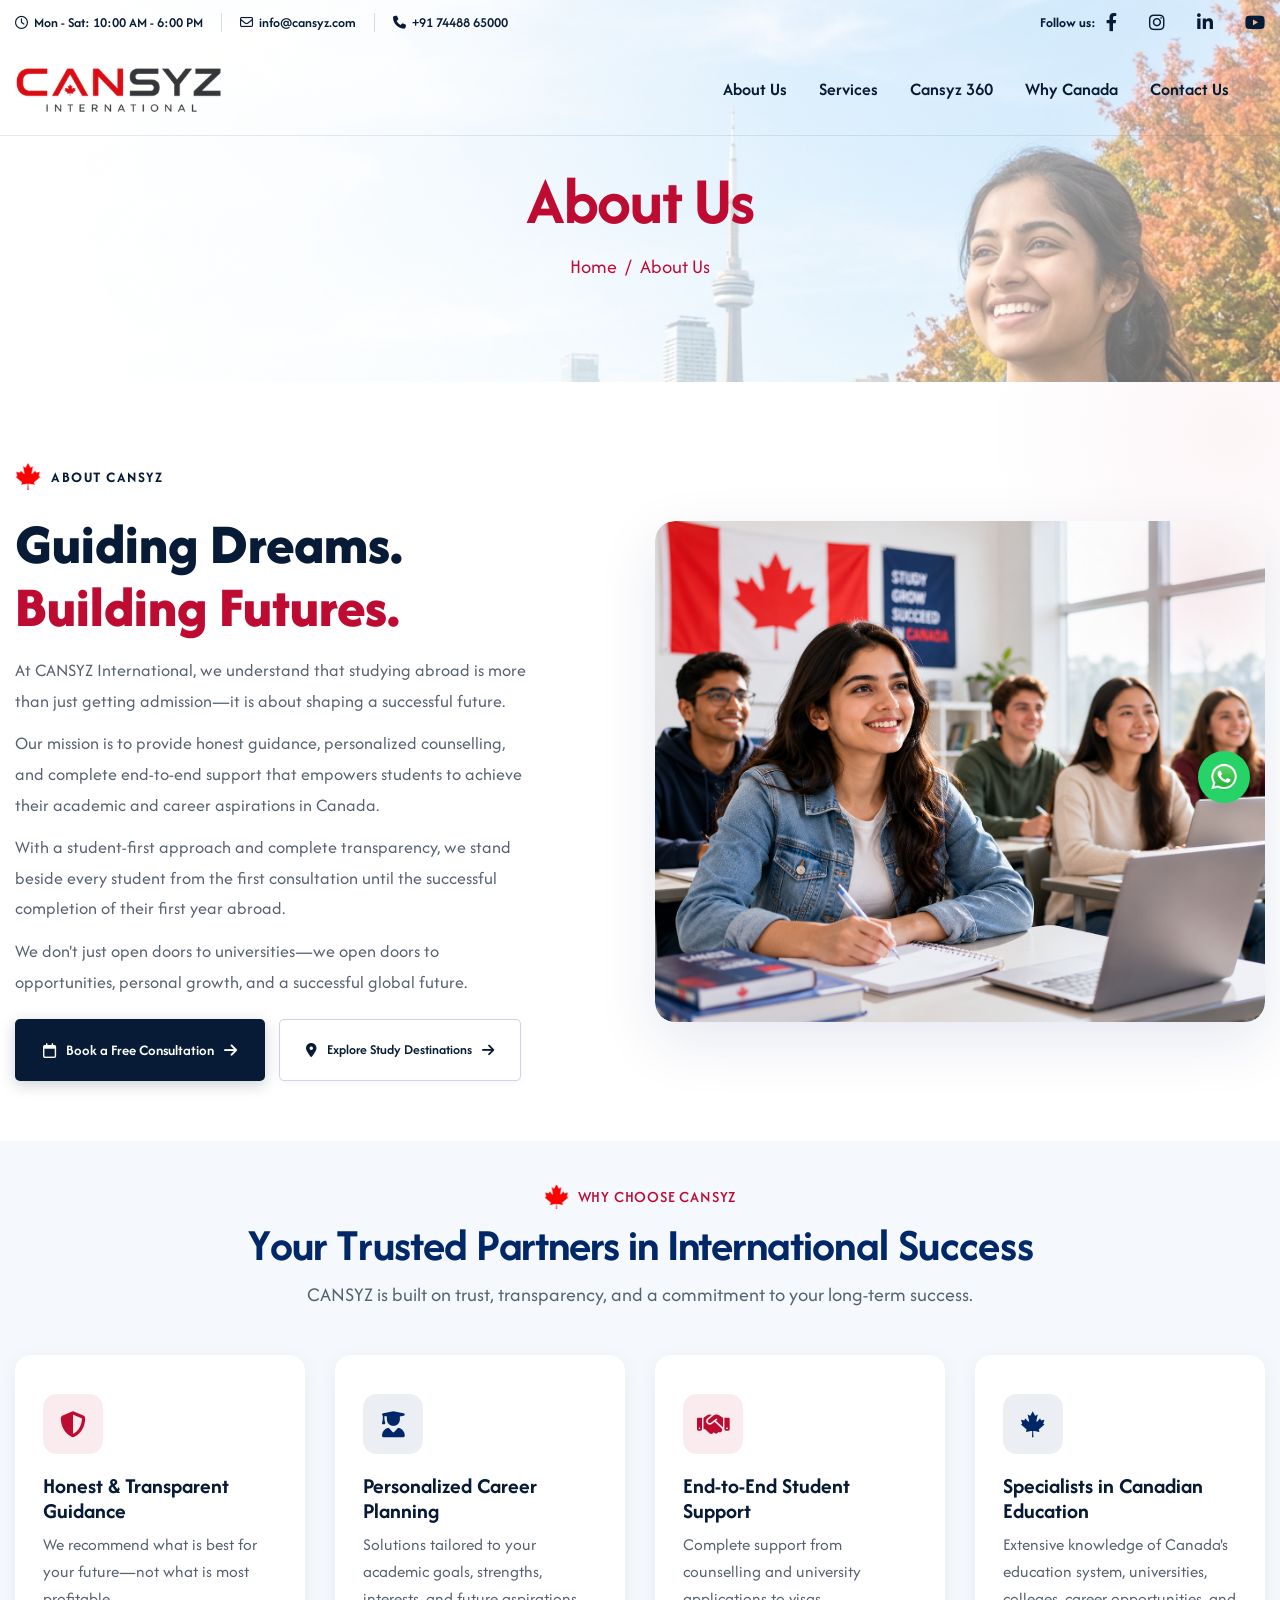
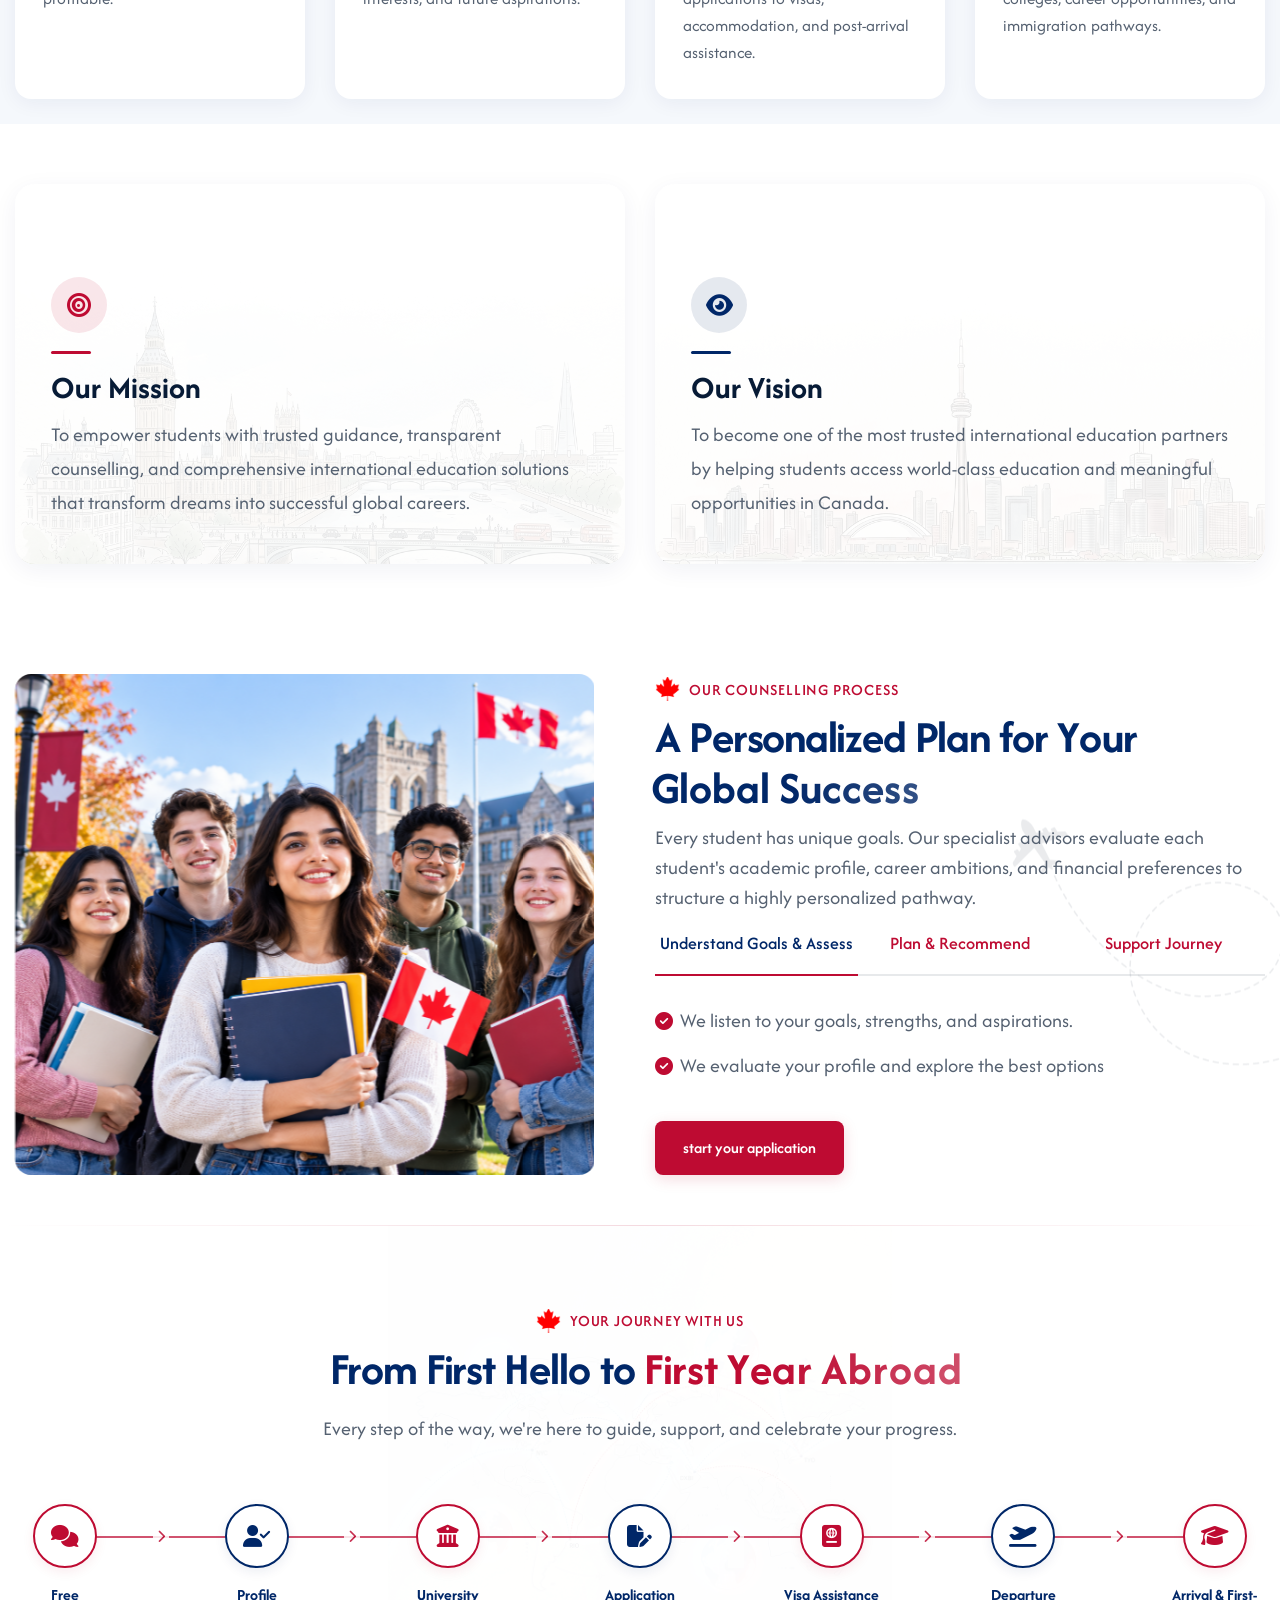
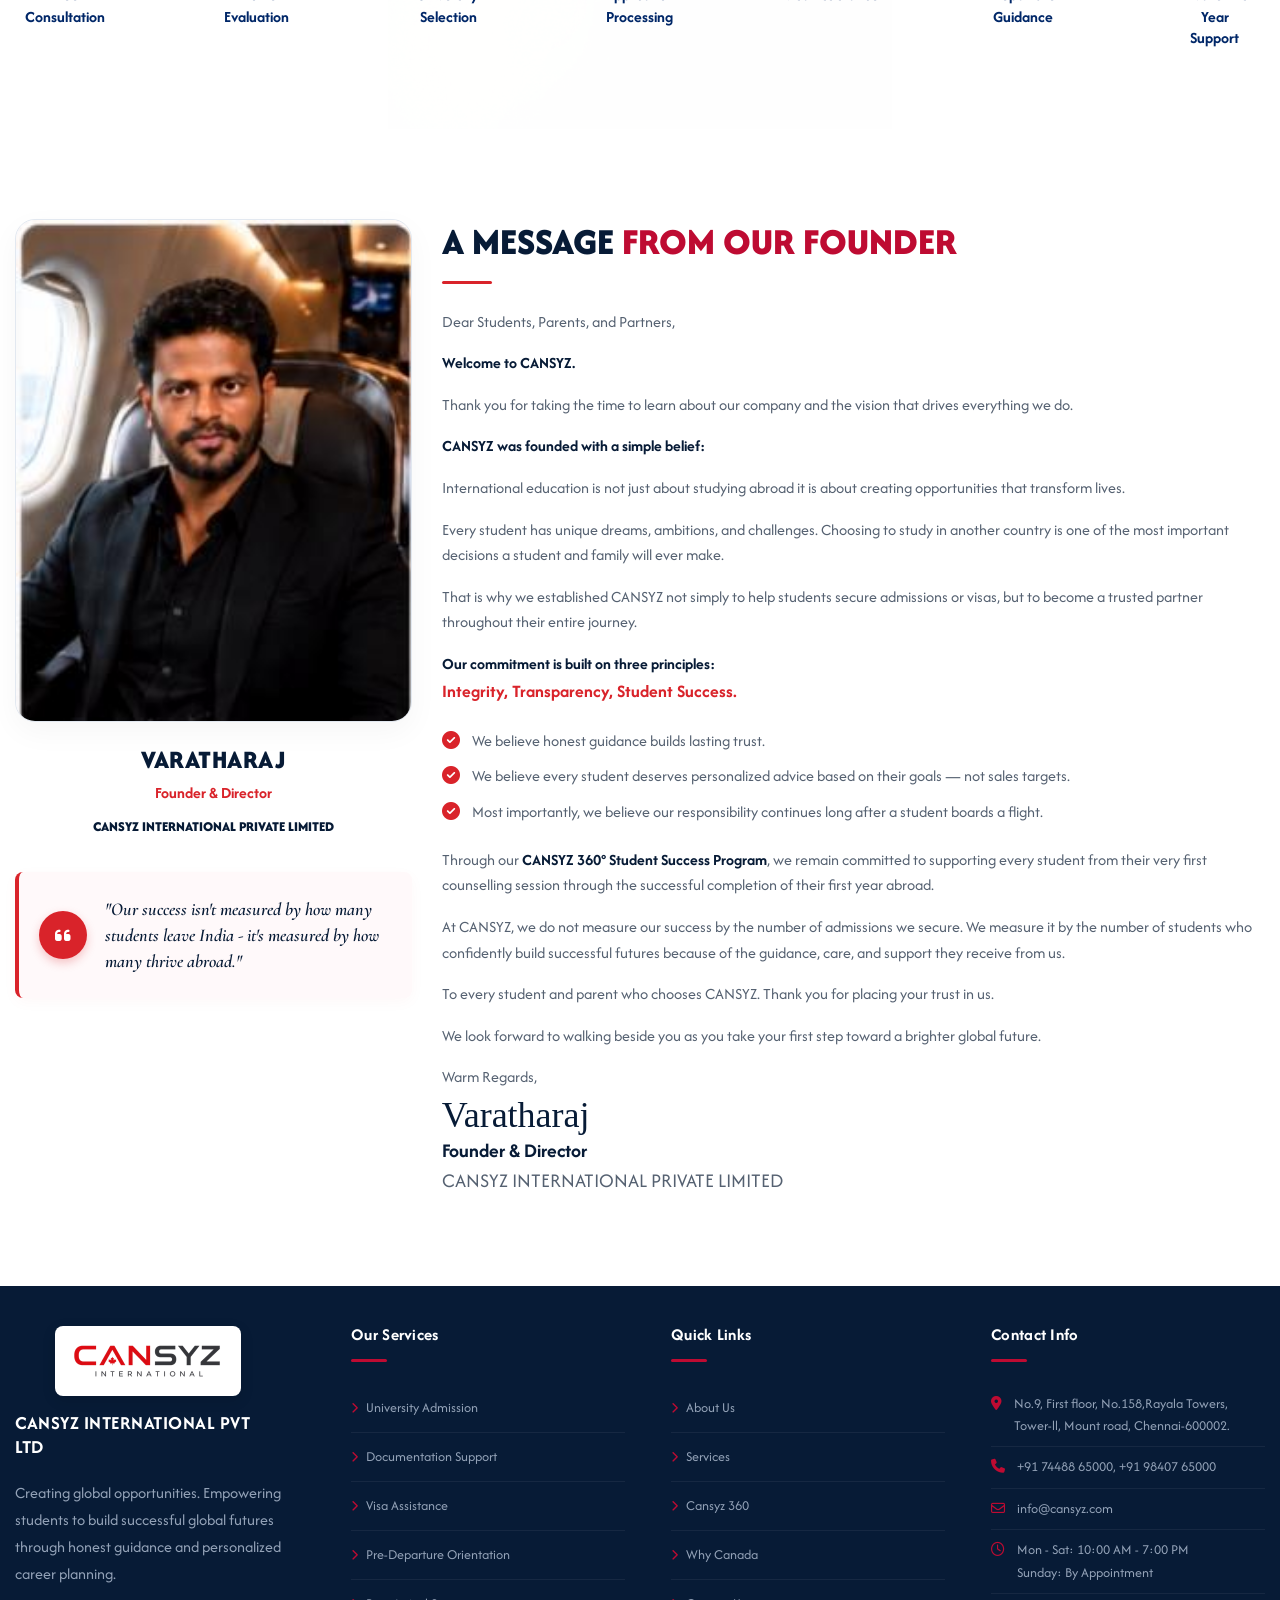
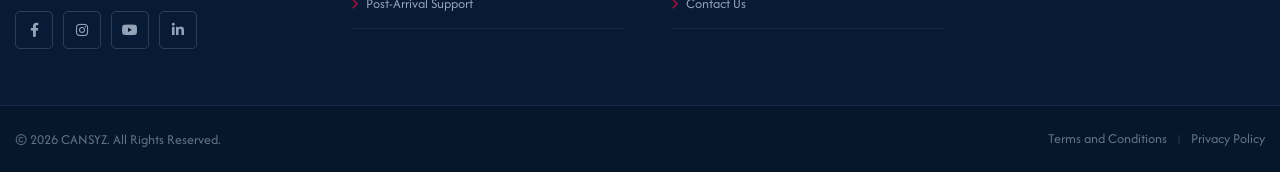
<file: about.html>
<!DOCTYPE html>
<html lang="zxx">

<head>
    <meta charset="utf-8">
    <meta http-equiv="X-UA-Compatible" content="IE=edge">
    <meta name="viewport" content="width=device-width, initial-scale=1.0, maximum-scale=1">
    <meta name="description" content="CANSYZ International - Your trusted partner for study abroad. Honest guidance, personalized counselling, and end-to-end support for students aspiring to study in Canada.">
    <meta name="keywords" content="study abroad, Canada, education consultancy, CANSYZ, international students, visa assistance">
    <meta name="author" content="CANSYZ International">
    <title>CANSYZ - About Us | Your Trusted Study Abroad Partner</title>
    <link rel="shortcut icon" type="image/png" href="images/Flag_of_Canada_leaf.webp">
    <link rel="preconnect" href="https://fonts.googleapis.com">
    <link rel="preconnect" href="https://fonts.gstatic.com" crossorigin>
    <link href="https://fonts.googleapis.com/css2?family=Afacad+Flux:wght@100..1000&family=Cormorant+Garamond:ital,wght@0,300;0,400;0,500;0,600;0,700;1,300;1,400;1,500;1,600;1,700&display=swap" rel="stylesheet">
    <link href="css/bootstrap.min.css" rel="stylesheet" media="screen">
    <link href="css/slicknav.min.css" rel="stylesheet">
    <link rel="stylesheet" href="css/swiper-bundle.min.css">
    <link href="css/all.min.css" rel="stylesheet" media="screen">
    <link href="css/animate.css" rel="stylesheet">
    <link rel="stylesheet" href="css/magnific-popup.css">
    <link rel="stylesheet" href="css/mousecursor.css">
    <link href="css/custom.css" rel="stylesheet" media="screen">
    <style>
        :root {
            --about-accent: var(--accent-color, #BE0B32);
            --about-navy: var(--primary-color, #002768);
            --about-dark: #071b36;
        }
        .about-hero-section {
            padding: 80px 0 60px;
            background: #fff;
            position: relative;
            overflow: hidden;
        }
        .about-hero-section::before {
            content: '';
            position: absolute;
            top: -200px;
            right: -200px;
            width: 500px;
            height: 500px;
            background: radial-gradient(circle, rgba(190,11,50,0.04) 0%, transparent 70%);
            border-radius: 50%;
            pointer-events: none;
        }
        .about-hero-content {
            display: flex;
            flex-direction: column;
            justify-content: center;
            height: 100%;
        }
        .about-hero-badge {
            display: inline-flex;
            align-items: center;
            gap: 10px;
            margin-bottom: 20px;
        }
        .about-hero-badge img {
            width: 26px;
            height: auto;
        }
        .about-hero-badge span {
            font-family: 'Afacad Flux', sans-serif;
            font-size: 15px;
            font-weight: 700;
            color: var(--about-dark);
            letter-spacing: 1.5px;
            text-transform: uppercase;
        }
        .about-hero-heading {
            font-family: 'Afacad Flux', sans-serif;
            font-size: 58px;
            font-weight: 800;
            color: var(--about-dark);
            line-height: 1.1;
            margin: 0 0 16px 0;
        }
        .about-hero-heading .highlight-red {
            color: var(--about-accent);
        }
        .about-hero-desc {
            font-size: 18px;
            color: #556171;
            line-height: 1.7;
            max-width: 520px;
            margin-bottom: 12px;
        }
        .about-hero-btns {
            display: flex;
            gap: 14px;
            flex-wrap: wrap;
            margin-top: 10px;
        }
        .about-hero-img-wrap {
            position: relative;
            border-radius: 20px;
            overflow: hidden;
            box-shadow: 0 20px 60px rgba(0,39,104,0.10);
        }
        .about-hero-img-wrap img {
            width: 100%;
            height: 100%;
            object-fit: cover;
            border-radius: 20px;
            display: block;
        }
        .about-hero-img-wrap::after {
            content: '';
            position: absolute;
            bottom: 0;
            left: 0;
            right: 0;
            height: 40%;
            background: linear-gradient(0deg, rgba(0,39,104,0.06) 0%, transparent 100%);
            pointer-events: none;
        }
        .about-hero-img-glow {
            position: absolute;
            top: -40px;
            right: -40px;
            width: 200px;
            height: 200px;
            background: radial-gradient(circle, rgba(190,11,50,0.08) 0%, transparent 70%);
            border-radius: 50%;
            pointer-events: none;
            z-index: 0;
        }

        /* Why Choose Premium Cards */
        .wcu-premium-section {
            background: var(--secondary-color, #EFF4FA99);
            padding: 25px 0;
        }
        .wcu-premium-card {
            background: #fff;
            border-radius: 16px;
            padding: 36px 28px 32px;
            height: 100%;
            box-shadow: 0 4px 20px rgba(0,39,104,0.06);
            border-top: 3px solid transparent;
            transition: all 0.35s ease;
            position: relative;
            overflow: hidden;
        }
        .wcu-premium-card:hover {
            transform: translateY(-8px);
            box-shadow: 0 16px 40px rgba(0,39,104,0.12);
        }
        .wcu-premium-card .wcu-icon {
            width: 60px;
            height: 60px;
            border-radius: 14px;
            display: flex;
            align-items: center;
            justify-content: center;
            margin-bottom: 20px;
            font-size: 26px;
            transition: all 0.35s ease;
        }
        .wcu-premium-card:hover .wcu-icon {
            color: #ffffff !important;
            transform: scale(1.05) rotateY(6deg);
        }
        .wcu-premium-card:hover .wcu-icon i,
        .wcu-premium-card:hover .wcu-icon svg {
            color: #ffffff !important;
        }
        .wcu-premium-card:hover .wcu-icon img {
            filter: brightness(0) invert(1);
        }
        .wcu-premium-card h3 {
            font-size: 22px;
            font-weight: 700;
            color: var(--about-dark);
            margin-bottom: 8px;
            font-family: 'Afacad Flux', sans-serif;
        }
        .wcu-premium-card p {
            font-size: 17px;
            color: #556171;
            margin: 0;
            line-height: 1.6;
        }
        .wcu-premium-card .wcu-hover-shine {
            position: absolute;
            top: -50%;
            left: -50%;
            width: 200%;
            height: 200%;
            background: radial-gradient(circle, rgba(255,255,255,0.3) 0%, transparent 60%);
            opacity: 0;
            transition: opacity 0.5s ease;
            pointer-events: none;
        }
        .wcu-premium-card:hover .wcu-hover-shine {
            opacity: 1;
        }
        .wcu-premium-card.wcu-red {
            border-top-color: transparent;
        }
        .wcu-premium-card.wcu-red:hover {
            border-top-color: var(--about-accent);
        }
        .wcu-premium-card.wcu-red .wcu-icon {
            background: rgba(190,11,50,0.08);
            color: var(--about-accent);
        }
        .wcu-premium-card.wcu-red:hover .wcu-icon {
            background: var(--about-accent);
            color: #ffffff !important;
        }
        .wcu-premium-card.wcu-red:hover .wcu-icon i,
        .wcu-premium-card.wcu-red:hover .wcu-icon svg {
            color: #ffffff !important;
        }
        .wcu-premium-card.wcu-blue {
            border-top-color: transparent;
        }
        .wcu-premium-card.wcu-blue:hover {
            border-top-color: var(--about-navy);
        }
        .wcu-premium-card.wcu-blue .wcu-icon {
            background: rgba(0,39,104,0.08);
            color: var(--about-navy);
        }
        .wcu-premium-card.wcu-blue:hover .wcu-icon {
            background: var(--about-navy);
            color: #ffffff !important;
        }
        .wcu-premium-card.wcu-blue:hover .wcu-icon i,
        .wcu-premium-card.wcu-blue:hover .wcu-icon svg {
            color: #ffffff !important;
        }

        /* Our Commitment */
        /* Mission Vision */
        .mv-section {
            padding: 60px 0;
        }
        .mv-card {
            background: #fff;
            border-radius: 20px;
            padding: 44px 36px;
            height: 100%;
            box-shadow: 0 6px 24px rgba(0,39,104,0.06);
            transition: all 0.3s ease;
            position: relative;
            overflow: hidden;
            display: flex;
            flex-direction: column;
            justify-content: flex-end;
            min-height: 380px;
        }
        .mv-card:hover {
            transform: translateY(-6px);
            box-shadow: 0 16px 40px rgba(0,39,104,0.12);
        }
        .mv-bg-img {
            position: absolute;
            top: 0;
            left: 0;
            width: 100%;
            height: 100%;
            object-fit: cover;
            object-position: center;
            z-index: 0;
            transition: transform 0.4s ease;
        }
        .mv-card:hover .mv-bg-img {
            transform: scale(1.06);
        }
        .mv-overlay {
            position: absolute;
            top: 0;
            left: 0;
            right: 0;
            bottom: 0;
            background: rgba(255, 255, 255, 0.88); /* light color overlay */
            z-index: 1;
            transition: background 0.3s ease;
        }
        .mv-card:hover .mv-overlay {
            background: rgba(255, 255, 255, 0.82);
        }
        .mv-content {
            position: relative;
            z-index: 2;
            width: 100%;
        }
        .mv-card .mv-icon {
            width: 56px;
            height: 56px;
            border-radius: 50%;
            display: flex;
            align-items: center;
            justify-content: center;
            font-size: 24px;
            margin-bottom: 18px;
        }
        .mv-card .mv-icon.mission-icon {
            background: rgba(190,11,50,0.10);
            color: var(--about-accent);
        }
        .mv-card .mv-icon.vision-icon {
            background: rgba(0,39,104,0.10);
            color: var(--about-navy);
        }
        .mv-card h3 {
            font-family: 'Afacad Flux', sans-serif;
            font-size: 32px;
            font-weight: 700;
            color: var(--about-dark);
            margin-bottom: 12px;
        }
        .mv-card p {
            font-size: 20px;
            color: #556171;
            line-height: 1.7;
            margin: 0;
        }
        .mv-card .mv-accent-bar {
            width: 40px;
            height: 3px;
            border-radius: 2px;
            margin-bottom: 16px;
        }
        .mv-card .mv-accent-bar.mission-bar {
            background: var(--about-accent);
        }
        .mv-card .mv-accent-bar.vision-bar {
            background: var(--about-navy);
        }

        /* Student Journey Timeline */
        .journey-section {
            padding: 80px 0;
            background: #fff;
            position: relative;
            overflow: hidden;
        }
        .journey-map-watermark {
            position: absolute;
            top: 0;
            left: 0;
            width: 100%;
            height: 100%;
            background-image: url('images/global_journey_parallax_bg.png');
            background-repeat: no-repeat;
            background-size: contain;
            background-position: center;
            opacity: 0.06;
            pointer-events: none;
            z-index: 0;
        }
        .journey-section .container {
            position: relative;
            z-index: 1;
        }
        .journey-section::before {
            content: '';
            position: absolute;
            top: 0;
            left: 0;
            right: 0;
            height: 1px;
            background: linear-gradient(90deg, transparent, rgba(190,11,50,0.15), transparent);
            z-index: 1;
        }
        .journey-timeline {
            display: flex;
            justify-content: space-between;
            position: relative;
            padding: 40px 0 20px;
            overflow-x: auto;
            gap: 0;
        }
        .journey-timeline::before {
            content: '';
            position: absolute;
            top: 80px;
            left: 60px;
            right: 60px;
            height: 3px;
            background: linear-gradient(90deg, var(--about-accent) 0%, var(--about-navy) 50%, var(--about-accent) 100%);
            border-radius: 2px;
            opacity: 0.3;
        }
        .journey-step {
            flex: 1;
            min-width: 120px;
            text-align: center;
            position: relative;
            padding: 0 8px;
        }
        .journey-step .journey-icon {
            width: 56px;
            height: 56px;
            border-radius: 50%;
            background: #fff;
            border: 2px solid var(--about-accent);
            display: flex;
            align-items: center;
            justify-content: center;
            margin: 0 auto 16px;
            font-size: 20px;
            color: var(--about-accent);
            position: relative;
            z-index: 2;
            transition: all 0.35s ease;
            box-shadow: 0 4px 12px rgba(190,11,50,0.10);
        }
        .journey-step:hover .journey-icon {
            background: var(--about-accent);
            color: #fff;
            transform: scale(1.1);
            box-shadow: 0 8px 24px rgba(190,11,50,0.20);
        }
        .journey-step .journey-label {
            font-size: 13px;
            font-weight: 700;
            color: var(--about-dark);
            line-height: 1.3;
            max-width: 110px;
            margin: 0 auto;
        }
        .journey-arrow {
            display: flex;
            align-items: center;
            color: var(--about-accent);
            font-size: 14px;
            opacity: 0.4;
            flex-shrink: 0;
            padding: 0 2px;
        }
        .journey-steps-wrapper {
            display: flex;
            align-items: flex-start;
            justify-content: center;
            flex-wrap: nowrap;
        }
        @media (max-width: 991px) {
            .journey-steps-wrapper {
                flex-wrap: nowrap;
                overflow-x: auto;
                padding-bottom: 16px;
                scroll-snap-type: x mandatory;
                -webkit-overflow-scrolling: touch;
            }
            .journey-step { min-width: 110px; scroll-snap-align: start; }
            .journey-timeline::before { display: none; }
        }

        /* Why Study in Canada */
        .why-canada-section {
            background: var(--secondary-color, #EFF4FA99);
            padding: 80px 0;
        }
        .why-canada-section .row > [class*="col-"] {
            display: flex;
        }
        .why-canada-visual-wrap {
            position: relative;
            width: 100%;
            height: 100%;
            display: flex;
            border-radius: 20px;
            overflow: hidden;
            box-shadow: 0 16px 48px rgba(0,39,104,0.10);
        }
        .why-canada-img-box {
            width: 100%;
            height: 100%;
            display: flex;
        }
        .why-canada-img-box img {
            width: 100%;
            height: 100%;
            object-fit: cover;
            display: block;
        }
        .why-canada-badge {
            position: absolute;
            display: flex;
            align-items: center;
            gap: 10px;
            background: #fff;
            border-radius: 12px;
            padding: 10px 16px;
            box-shadow: 0 4px 20px rgba(0,0,0,0.10);
        }
        .why-canada-badge.badge-top {
            top: 20px;
            left: 20px;
        }
        .why-canada-badge.badge-bottom {
            bottom: 20px;
            left: 20px;
        }
        .badge-icon-wrap {
            width: 40px;
            height: 40px;
            border-radius: 10px;
            display: flex;
            align-items: center;
            justify-content: center;
            font-size: 18px;
            color: #fff;
            flex-shrink: 0;
        }
        .badge-icon-wrap.red-bg {
            background: var(--about-accent);
        }
        .badge-icon-wrap.blue-bg {
            background: var(--about-navy, #002768);
        }
        .badge-text {
            display: flex;
            flex-direction: column;
        }
        .badge-text strong {
            font-size: 14px;
            color: var(--about-dark);
            line-height: 1.2;
        }
        .badge-text span {
            font-size: 12px;
            color: #556171;
        }
        .why-canada-cards-grid {
            display: grid;
            grid-template-columns: 1fr 1fr;
            gap: 12px;
        }
        .why-canada-card {
            display: flex;
            align-items: center;
            gap: 12px;
            background: #fff;
            border-radius: 12px;
            padding: 16px;
            box-shadow: 0 2px 8px rgba(0,39,104,0.04);
            transition: all 0.25s ease;
        }
        .why-canada-card:hover {
            transform: translateY(-3px);
            box-shadow: 0 6px 20px rgba(0,39,104,0.10);
        }
        .why-canada-card .wcc-icon {
            width: 42px;
            height: 42px;
            border-radius: 10px;
            display: flex;
            align-items: center;
            justify-content: center;
            font-size: 18px;
            flex-shrink: 0;
        }
        .why-canada-card.card-red .wcc-icon {
            background: rgba(190,11,50,0.10);
            color: var(--about-accent);
        }
        .why-canada-card.card-blue .wcc-icon {
            background: rgba(0,39,104,0.10);
            color: var(--about-navy);
        }
        .why-canada-card .wcc-info h4 {
            font-size: 20px;
            font-weight: 700;
            color: var(--about-dark);
            margin-bottom: 2px;
        }
        .why-canada-card .wcc-info p {
            font-size: 16px;
            color: #556171;
            margin: 0;
        }
        .why-canada-content-wrap {
            height: 100%;
            display: flex;
            flex-direction: column;
            justify-content: center;
        }

        /* CTA Section */
        .about-cta-section {
            padding: 90px 0;
            background: linear-gradient(135deg, #071b36 0%, #0a2a4a 100%);
            position: relative;
            overflow: hidden;
        }
        .about-cta-section::before {
            content: '';
            position: absolute;
            top: 0; left: 0; right: 0; bottom: 0;
            background: url('images/canada_students_hero_bg.png') center/cover no-repeat;
            opacity: 0.10;
            pointer-events: none;
        }
        .about-cta-section .cta-content {
            position: relative;
            z-index: 2;
            text-align: center;
            max-width: 700px;
            margin: 0 auto;
        }
        .about-cta-section .cta-content h2 {
            font-family: 'Afacad Flux', sans-serif;
            font-size: 42px;
            font-weight: 800;
            color: #fff;
            margin-bottom: 14px;
        }
        .about-cta-section .cta-content p {
            font-size: 17px;
            color: rgba(255,255,255,0.75);
            line-height: 1.7;
            margin-bottom: 30px;
        }
        .about-cta-section .cta-btns {
            display: flex;
            gap: 16px;
            justify-content: center;
            flex-wrap: wrap;
        }

        /* Section spacing helpers */
        .section-pad-sm { padding: 50px 0; }

        /* Responsive adjustments */
        @media (max-width: 991px) {
            .about-hero-heading { font-size: 36px; }
            .about-hero-section { padding: 50px 0 40px; }
            .about-hero-img-wrap { margin-top: 30px; }
            .mv-card { padding: 32px 24px; }
            .journey-steps-wrapper { flex-wrap: nowrap; }
            .about-cta-section .cta-content h2 { font-size: 32px; }
            .mv-section { padding: 40px 0; }
        }
        @media (max-width: 576px) {
            .about-hero-heading { font-size: 30px; }
            .about-hero-btns { flex-direction: column; }
            .about-hero-btns .hero-btn-primary,
            .about-hero-btns .hero-btn-outline { justify-content: center; }
            .wcu-premium-card { padding: 28px 20px; }
            .journey-step { min-width: 100px; }
            .why-canada-feature span { font-size: 14px; }
            .mv-section { padding: 30px 0; }
        }

        .wcu-header-section {
            padding: 40px 0 0;
            background: var(--secondary-color, #EFF4FA99);
        }
    </style>
</head>

<body><div id="loading-icon"><img src="images/Flag_of_Canada_leaf.webp" alt="" class="canada-loader-leaf"></div>
        </div>
    </div>

    <div class="topbar">
        <div class="container">
            <div class="row align-items-center">
                <div class="col-lg-8 col-md-12">
                    <div class="topbar-contact-info">
                        <ul>
                            <li><i class="fa-regular fa-clock"></i> Mon - Sat: 10:00 AM - 6:00 PM</li>
                            <li><i class="fa-regular fa-envelope"></i> <a href="mailto:info@cansyz.com">info@cansyz.com</a></li>
                            <li><i class="fa-solid fa-phone"></i> <a href="tel:+917448865000">+91 74488 65000</a></li>
                        </ul>
                    </div>
                </div>
                <div class="col-lg-4 col-md-12">
                    <div class="topbar-social-icons">
                        <span class="social-label">Follow us:</span>
                        <ul>
                            <li><a href="#"><i class="fa-brands fa-facebook-f"></i></a></li>
                            <li><a href="#"><i class="fa-brands fa-instagram"></i></a></li>
                            <li><a href="#"><i class="fa-brands fa-linkedin-in"></i></a></li>
                            <li><a href="#"><i class="fa-brands fa-youtube"></i></a></li>
                        </ul>
                    </div>
                </div>
            </div>
        </div>
    </div>

    <header class="main-header header-redesign">
        <div class="header-sticky">
            <nav class="navbar navbar-expand-lg">
                <div class="container">
                    <a class="navbar-brand" href="./"><img src="images/cansys-international-logo.png" alt="CANSYZ Logo" style="max-height: 70px;"></a>
                    <div class="collapse navbar-collapse main-menu">
                        <div class="nav-menu-wrapper ms-auto">
                            <ul class="navbar-nav ms-auto" id="menu">
                                <li class="nav-item active"><a class="nav-link" href="about.html">About Us</a></li>
                                <li class="nav-item"><a class="nav-link" href="services.html">Services</a></li>
                                <li class="nav-item"><a class="nav-link" href="cansyz-360.html">Cansyz 360</a></li>
                                <li class="nav-item"><a class="nav-link" href="why-canada.html">Why Canada</a></li>
                                <li class="nav-item"><a class="nav-link" href="contact.html">Contact Us</a></li>
                            </ul>
                        </div>
                    </div>
                    <button class="header-hamburger-btn d-none d-lg-flex" type="button">
                        <span></span><span></span><span></span>
                    </button>
                    <div class="navbar-toggle"></div>
                </div>
            </nav>
            <div class="responsive-menu"></div>
        </div>
    </header>

    <div class="page-header parallaxie" style="background:linear-gradient(135deg,rgba(255, 255, 255, 0.88) 0%,rgba(255, 255, 255, 0.65) 45%,rgba(255, 255, 255, 0.15) 100%),url('images/hero_student_canada_banner.jpg') center center/cover no-repeat fixed; position: relative; overflow: hidden;">
        <div class="container" style="position: relative; z-index: 2;">
            <div class="row align-items-center">
                <div class="col-lg-12" style="padding-top: 60px;">
                    <div class="page-header-box">
                        <h1 class="text-anime-style-3" style="color: #BE0B32;" data-cursor="-opaque">About Us</h1>
                        <nav class="wow fadeInUp">
                            <ol class="breadcrumb">
                                <li class="breadcrumb-item"><a href="./">home</a></li>
                                <li class="breadcrumb-item active" aria-current="page">about us</li>
                            </ol>
                        </nav>
                    </div>
                </div>
            </div>
        </div>
    </div>

    <!-- ============================================ -->
    <!-- SECTION 1 — HERO ABOUT                       -->
    <!-- ============================================ -->
    <section class="about-hero-section">
        <div class="container">
            <div class="row align-items-center">
                <div class="col-lg-6">
                    <div class="about-hero-content">
                        <div class="about-hero-badge wow fadeInUp">
                            <img src="images/Flag_of_Canada_leaf.webp" alt="Canada Maple Leaf">
                            <span>ABOUT CANSYZ</span>
                        </div>
                        <h1 class="about-hero-heading wow fadeInUp" data-wow-delay="0.1s">
                            Guiding Dreams.<br>
                            <span class="highlight-red">Building Futures.</span>
                        </h1>
                        <p class="about-hero-desc wow fadeInUp" data-wow-delay="0.15s">At CANSYZ International, we understand that studying abroad is more than just getting admission—it is about shaping a successful future.</p>
                        <p class="about-hero-desc wow fadeInUp" data-wow-delay="0.2s">Our mission is to provide honest guidance, personalized counselling, and complete end-to-end support that empowers students to achieve their academic and career aspirations in Canada.</p>
                        <p class="about-hero-desc wow fadeInUp" data-wow-delay="0.25s">With a student-first approach and complete transparency, we stand beside every student from the first consultation until the successful completion of their first year abroad.</p>
                        <p class="about-hero-desc wow fadeInUp" data-wow-delay="0.3s">We don't just open doors to universities—we open doors to opportunities, personal growth, and a successful global future.</p>
                        <div class="about-hero-btns wow fadeInUp" data-wow-delay="0.35s">
                            <a href="contact.html" class="hero-btn-primary">
                                <i class="fa-regular fa-calendar"></i>
                                Book a Free Consultation
                                <i class="fa-solid fa-arrow-right"></i>
                            </a>
                            <a href="countries.html" class="hero-btn-outline">
                                <i class="fa-solid fa-location-dot"></i>
                                Explore Study Destinations
                                <i class="fa-solid fa-arrow-right"></i>
                            </a>
                        </div>
                    </div>
                </div>
                <div class="col-lg-6">
                    <div class="about-hero-img-wrap wow fadeInRight" data-wow-delay="0.2s">
                        <div class="about-hero-img-glow"></div>
                        <img src="images/about-cansyz-2.png" alt="Professional education consultant counselling students about study abroad plans" loading="lazy">
                    </div>
                </div>
            </div>
        </div>
    </section>

    <!-- ============================================ -->
    <!-- SECTION 2 — WHY CHOOSE CANSYZ (Premium Cards)-->
    <!-- ============================================ -->
    <section class="wcu-header-section">
        <div class="container">
            <div class="row">
                <div class="col-lg-12">
                    <div class="section-title text-center wow fadeInUp">
                        <h3>Why Choose CANSYZ</h3>
                        <h2 class="text-anime-style-3" data-cursor="-opaque">Your Trusted Partners in International Success</h2>
                        <p class="wow fadeInUp" data-wow-delay="0.2s">CANSYZ is built on trust, transparency, and a commitment to your long-term success.</p>
                    </div>
                </div>
            </div>
        </div>
    </section>
    <div class="wcu-premium-section">
        <div class="container">
            <div class="row g-4">
                <div class="col-lg-3 col-md-6">
                    <div class="wcu-premium-card wcu-red wow fadeInUp" data-wow-delay="0.1s">
                        <div class="wcu-hover-shine"></div>
                        <div class="wcu-icon">
                            <i class="fa-solid fa-shield-halved"></i>
                        </div>
                        <h3>Honest & Transparent Guidance</h3>
                        <p>We recommend what is best for your future—not what is most profitable.</p>
                    </div>
                </div>
                <div class="col-lg-3 col-md-6">
                    <div class="wcu-premium-card wcu-blue wow fadeInUp" data-wow-delay="0.2s">
                        <div class="wcu-hover-shine"></div>
                        <div class="wcu-icon">
                            <i class="fa-solid fa-user-graduate"></i>
                        </div>
                        <h3>Personalized Career Planning</h3>
                        <p>Solutions tailored to your academic goals, strengths, interests, and future aspirations.</p>
                    </div>
                </div>
                <div class="col-lg-3 col-md-6">
                    <div class="wcu-premium-card wcu-red wow fadeInUp" data-wow-delay="0.3s">
                        <div class="wcu-hover-shine"></div>
                        <div class="wcu-icon">
                            <i class="fa-solid fa-handshake"></i>
                        </div>
                        <h3>End-to-End Student Support</h3>
                        <p>Complete support from counselling and university applications to visas, accommodation, and post-arrival assistance.</p>
                    </div>
                </div>
                <div class="col-lg-3 col-md-6">
                    <div class="wcu-premium-card wcu-blue wow fadeInUp" data-wow-delay="0.4s">
                        <div class="wcu-hover-shine"></div>
                        <div class="wcu-icon">
                            <i class="fa-brands fa-canadian-maple-leaf"></i>
                        </div>
                        <h3>Specialists in Canadian Education</h3>
                        <p>Extensive knowledge of Canada's education system, universities, colleges, career opportunities, and immigration pathways.</p>
                    </div>
                </div>
            </div>
        </div>
    </div>

    <!-- ============================================ -->
    <!-- SECTION 3 — OUR MISSION & VISION             -->
    <!-- ============================================ -->
    <section class="mv-section parallaxie" style="background: linear-gradient(135deg, rgba(255,255,255,0.92) 0%, rgba(248,249,252,0.88) 100%), url('images/hero_student_canada_banner.jpg') center/cover no-repeat; position: relative; overflow: hidden;">
        <div class="container">
            <div class="row g-4">
                <div class="col-md-6">
                    <div class="mv-card wow fadeInUp" data-wow-delay="0.1s">
                        <img src="images/dest_bg_uk.png" alt="UK" class="mv-bg-img">
                        <div class="mv-overlay"></div>
                        <div class="mv-content">
                            <div class="mv-icon mission-icon">
                                <i class="fa-solid fa-bullseye"></i>
                            </div>
                            <div class="mv-accent-bar mission-bar"></div>
                            <h3>Our Mission</h3>
                            <p>To empower students with trusted guidance, transparent counselling, and comprehensive international education solutions that transform dreams into successful global careers.</p>
                        </div>
                    </div>
                </div>
                <div class="col-md-6">
                    <div class="mv-card wow fadeInUp" data-wow-delay="0.2s">
                        <img src="images/dest_bg_canada.png" alt="Canada" class="mv-bg-img">
                        <div class="mv-overlay"></div>
                        <div class="mv-content">
                            <div class="mv-icon vision-icon">
                                <i class="fa-solid fa-eye"></i>
                            </div>
                            <div class="mv-accent-bar vision-bar"></div>
                            <h3>Our Vision</h3>
                            <p>To become one of the most trusted international education partners by helping students access world-class education and meaningful opportunities in Canada.</p>
                        </div>
                    </div>
                </div>
            </div>
        </div>
    </section>

    <!-- ============================================ -->
    <!-- SECTION 4 — OUR COUNSELLING PROCESS (Keep)   -->
    <!-- ============================================ -->
    <div class="our-consultancy">
        <div class="container">
            <div class="row">
                <div class="col-lg-6">
                    <div class="our-consultancy-images consultancy-single-img">
                        <figure class="image-anime reveal consultancy-main-figure">
                            <img src="images/our-counselling-process-1.png" alt="Our Counselling Process" class="consultancy-single-photo" loading="lazy">
                        </figure>
                    </div>
                </div>
                <div class="col-lg-6">
                    <div class="our-consultancy-content">
                        <div class="section-title">
                            <h3 class="wow fadeInUp">Our Counselling Process</h3>
                            <h2 class="text-anime-style-3" data-cursor="-opaque">A Personalized Plan for Your Global Success</h2>
                            <p class="wow fadeInUp" data-wow-delay="0.2s">Every student has unique goals. Our specialist advisors evaluate each student's academic profile, career ambitions, and financial preferences to structure a highly personalized pathway.</p>
                        </div>
                        <div class="our-consultancy-box tab-content" id="myTabContent">
                            <div class="our-consultancy-nav wow fadeInUp" data-wow-delay="0.4s">
                                <ul class="nav nav-tabs" id="myTab" role="tablist">
                                    <li class="nav-item" role="presentation">
                                        <button class="nav-link active" id="apply-tab" data-bs-toggle="tab" data-bs-target="#apply" type="button" role="tab" aria-selected="true">Understand Goals & Assess</button>
                                    </li>
                                    <li class="nav-item" role="presentation">
                                        <button class="nav-link" id="important-tab" data-bs-toggle="tab" data-bs-target="#important" type="button" role="tab" aria-selected="false">Plan & Recommend</button>
                                    </li>
                                    <li class="nav-item" role="presentation">
                                        <button class="nav-link" id="immigration-tab" data-bs-toggle="tab" data-bs-target="#immigration" type="button" role="tab" aria-selected="false">Support Journey</button>
                                    </li>
                                </ul>
                            </div>
                            <div class="consultancy-tab-item tab-pane fade show active" id="apply" role="tabpanel">
                                <div class="row align-items-center">
                                    <div class="col-md-12">
                                        <div class="consultancy-tab-content">
                                            <ul>
                                                <li>We listen to your goals, strengths, and aspirations.</li>
                                                <li>We evaluate your profile and explore the best options</li>
                                            </ul>
                                        </div>
                                    </div>
                                </div>
                            </div>
                            <div class="consultancy-tab-item tab-pane fade" id="important" role="tabpanel">
                                <div class="row align-items-center">
                                    <div class="col-md-12">
                                        <div class="consultancy-tab-content">
                                            <div class="consultancy-tab-content-list">
                                                <ul>
                                                    <li>We design a personalized study plan tailored for you</li>
                                                    <li>We suggest the right countries, universities, and courses.</li>
                                                </ul>
                                            </div>
                                        </div>
                                    </div>
                                </div>
                            </div>
                            <div class="consultancy-tab-item tab-pane fade" id="immigration" role="tabpanel">
                                <div class="row align-items-center">
                                    <div class="col-md-12">
                                        <div class="consultancy-tab-content">
                                            <div class="consultancy-tab-content-list">
                                                <ul>
                                                    <li>We support you in every step until you achieve your dream.</li>
                                                </ul>
                                            </div>
                                        </div>
                                    </div>
                                </div>
                            </div>
                        </div>
                        <div class="our-consultancy-btn wow fadeInUp">
                            <a href="contact.html" class="premium-cta-btn">start your application</a>
                        </div>
                    </div>
                </div>
            </div>
        </div>
    </div>

    <!-- ============================================ -->
    <!-- SECTION 5 — OUR STUDENT JOURNEY (Timeline)    -->
    <!-- ============================================ -->
    <section class="journey-section">
        <div class="journey-map-watermark"></div>
        <div class="container">
            <div class="section-title text-center wow fadeInUp">
                <div class="section-title wow fadeInRight">
                    <h3>YOUR JOURNEY WITH US</h3>
                    <h2 class="text-anime-style-3" data-cursor="-opaque">From First Hello to <span style="color:var(--accent-color);">First Year Abroad</span></h2>
                </div>
                
                <p class="wow fadeInUp" data-wow-delay="0.2s">Every step of the way, we're here to guide, support, and celebrate your progress.</p>
            </div>
            
            <div class="journey-timeline-container">
                <div class="journey-timeline-line"></div>
                
                <div class="journey-timeline-steps">
                    <!-- Step 1 -->
                    <div class="journey-step-item wow fadeInUp" data-wow-delay="0.1s">
                        <div class="journey-step-circle circle-red">
                            <i class="fa-solid fa-comments"></i>
                        </div>
                        <div class="journey-step-name">Free Consultation</div>
                    </div>
                    
                    <div class="journey-step-arrow"><i class="fa-solid fa-chevron-right"></i></div>
                    
                    <!-- Step 2 -->
                    <div class="journey-step-item wow fadeInUp" data-wow-delay="0.15s">
                        <div class="journey-step-circle circle-blue">
                            <i class="fa-solid fa-user-check"></i>
                        </div>
                        <div class="journey-step-name">Profile Evaluation</div>
                    </div>
                    
                    <div class="journey-step-arrow"><i class="fa-solid fa-chevron-right"></i></div>

                    <!-- Step 3 -->
                    <div class="journey-step-item wow fadeInUp" data-wow-delay="0.2s">
                        <div class="journey-step-circle circle-red">
                            <i class="fa-solid fa-building-columns"></i>
                        </div>
                        <div class="journey-step-name">University Selection</div>
                    </div>

                    <div class="journey-step-arrow"><i class="fa-solid fa-chevron-right"></i></div>

                    <!-- Step 4 -->
                    <div class="journey-step-item wow fadeInUp" data-wow-delay="0.25s">
                        <div class="journey-step-circle circle-blue">
                            <i class="fa-solid fa-file-pen"></i>
                        </div>
                        <div class="journey-step-name">Application<br>Processing</div>
                    </div>

                    <div class="journey-step-arrow"><i class="fa-solid fa-chevron-right"></i></div>

                    <!-- Step 5 -->
                    <div class="journey-step-item wow fadeInUp" data-wow-delay="0.3s">
                        <div class="journey-step-circle circle-red">
                            <i class="fa-solid fa-passport"></i>
                        </div>
                        <div class="journey-step-name">Visa Assistance</div>
                    </div>

                    <div class="journey-step-arrow"><i class="fa-solid fa-chevron-right"></i></div>

                    <!-- Step 6 -->
                    <div class="journey-step-item wow fadeInUp" data-wow-delay="0.35s">
                        <div class="journey-step-circle circle-blue">
                            <i class="fa-solid fa-plane-departure"></i>
                        </div>
                        <div class="journey-step-name">Departure Guidance</div>
                    </div>

                    <div class="journey-step-arrow"><i class="fa-solid fa-chevron-right"></i></div>

                    <!-- Step 7 -->
                    <div class="journey-step-item wow fadeInUp" data-wow-delay="0.4s">
                        <div class="journey-step-circle circle-red">
                            <i class="fa-solid fa-graduation-cap"></i>
                        </div>
                        <div class="journey-step-name">Arrival &amp; First-Year<br>Support</div>
                    </div>
                </div>
            </div>
        </div>
    </section>
    <!-- ============================================ -->
    <!-- SECTION 7 — FOUNDER MESSAGE                -->
    <!-- ============================================ -->
    <section class="founder-message-section">
        <div class="container">
            <div class="row align-items-stretch g-5">
                <!-- Left: Photo, Info, Quote Box -->
                <div class="col-lg-4 col-md-12">
                    <!-- Photo -->
                    <div class="founder-img-box wow fadeInLeft" data-wow-delay="0.1s">
                        <img src="images/founder.jpg" alt="Varatharaj - Founder & Director, CANSYZ">
                    </div>
                    <!-- Info -->
                    <div class="founder-info wow fadeInLeft" data-wow-delay="0.15s">
                        <h3>Varatharaj</h3>
                        <div class="designation">Founder & Director</div>
                        <div class="company">CANSYZ INTERNATIONAL PRIVATE LIMITED</div>
                    </div>
                    <!-- Quote Box (Attached Design style) -->
                    <div class="founder-attached-quote wow fadeInLeft" data-wow-delay="0.2s">
                        <div class="quote-circle-icon">
                            <i class="fa-solid fa-quote-left"></i>
                        </div>
                        <p class="quote-attached-text">
                            "Our success isn't measured by how many students leave India - it's measured by how many thrive abroad."
                        </p>
                    </div>
                </div>

                <!-- Right: Message Content -->
                <div class="col-lg-8 col-md-12">
                    <div class="founder-right-content wow fadeInRight" data-wow-delay="0.25s">
                        <h2>A MESSAGE <span style="color:var(--accent-color);">FROM OUR FOUNDER</span></h2>
                        <div class="wc-red-underline" style="width:50px; margin-bottom:25px;"></div>
                        
                        <p>Dear Students, Parents, and Partners,</p>
                        <p><strong>Welcome to CANSYZ.</strong></p>
                        <p>Thank you for taking the time to learn about our company and the vision that drives everything we do.</p>
                        
                        <p><strong>CANSYZ was founded with a simple belief:</strong></p>
                        <p>International education is not just about studying abroad it is about creating opportunities that transform lives.</p>
                        <p>Every student has unique dreams, ambitions, and challenges. Choosing to study in another country is one of the most important decisions a student and family will ever make.</p>
                        <p>That is why we established CANSYZ not simply to help students secure admissions or visas, but to become a trusted partner throughout their entire journey.</p>
                        
                        <p><strong>Our commitment is built on three principles:</strong><br>
                        <span class="founder-principles">Integrity, Transparency, Student Success.</span></p>
                        
                        <ul class="founder-bullet-list">
                            <li>
                                <i class="fa-solid fa-circle-check"></i>
                                <span>We believe honest guidance builds lasting trust.</span>
                            </li>
                            <li>
                                <i class="fa-solid fa-circle-check"></i>
                                <span>We believe every student deserves personalized advice based on their goals — not sales targets.</span>
                            </li>
                            <li>
                                <i class="fa-solid fa-circle-check"></i>
                                <span>Most importantly, we believe our responsibility continues long after a student boards a flight.</span>
                            </li>
                        </ul>
                        
                        <p>Through our <strong>CANSYZ 360° Student Success Program</strong>, we remain committed to supporting every student from their very first counselling session through the successful completion of their first year abroad.</p>
                        
                        <p>At CANSYZ, we do not measure our success by the number of admissions we secure. We measure it by the number of students who confidently build successful futures because of the guidance, care, and support they receive from us.</p>
                        
                        <p>To every student and parent who chooses CANSYZ. Thank you for placing your trust in us.</p>
                        <p>We look forward to walking beside you as you take your first step toward a brighter global future.</p>
                        
                        <p style="margin-bottom:0;">Warm Regards,</p>
                        <span class="founder-signature">Varatharaj</span><br>
                        <strong>Founder & Director</strong><br>
                        <span>CANSYZ INTERNATIONAL PRIVATE LIMITED</span>
                    </div>
                </div>
            </div>
        </div>
    </section>

        <footer class="main-footer footer-redesign">
        <div class="container">
            <div class="row footer-main-row">

                <!-- Col 1: Logo + Leaf + Tagline + Social -->
                <div class="col-lg-3 col-md-6 col-12">
                    <div class="footer-brand">
                        <div class="footer-logo-container">
                            <div class="footer-logo-new" style="margin-bottom: 0;">
                                <img src="images/cansys-international-logo.png" alt="CANSYZ Logo" class="footer-logo-img" loading="lazy">
                            </div>
                            <h4 class="footer-logo-text">CANSYZ INTERNATIONAL PVT LTD</h4>
                        </div>
                        <p class="footer-tagline">Creating global opportunities. Empowering students to build successful global futures through honest guidance and personalized career planning.</p>
                        <div class="footer-social-new">
                            <a href="#" class="footer-soc-icon"><i class="fa-brands fa-facebook-f"></i></a>
                            <a href="#" class="footer-soc-icon"><i class="fa-brands fa-instagram"></i></a>
                            <a href="#" class="footer-soc-icon"><i class="fa-brands fa-youtube"></i></a>
                            <a href="#" class="footer-soc-icon"><i class="fa-brands fa-linkedin-in"></i></a>
                        </div>
                    </div>
                </div>

                <!-- Col 2: Our Services -->
                <div class="col-lg-3 col-md-6 col-12">
                    <div class="footer-links-new">
                        <h4 class="footer-col-title">Our Services</h4>
                        <div class="footer-col-underline"></div>
                        <ul>
                            <li><a href="services.html"><i class="fa-solid fa-chevron-right"></i> University Admission</a></li>
                            <li><a href="services.html"><i class="fa-solid fa-chevron-right"></i> Documentation Support</a></li>
                            <li><a href="services.html"><i class="fa-solid fa-chevron-right"></i> Visa Assistance</a></li>
                            <li><a href="services.html"><i class="fa-solid fa-chevron-right"></i> Pre-Departure Orientation</a></li>
                            <li><a href="services.html"><i class="fa-solid fa-chevron-right"></i> Post-Arrival Support</a></li>
                        </ul>
                    </div>
                </div>

                <!-- Col 3: Quick Links -->
                <div class="col-lg-3 col-md-6 col-12">
                    <div class="footer-links-new">
                        <h4 class="footer-col-title">Quick Links</h4>
                        <div class="footer-col-underline"></div>
                        <ul>
                            <li><a href="about.html"><i class="fa-solid fa-chevron-right"></i> About Us</a></li>
                            <li><a href="services.html"><i class="fa-solid fa-chevron-right"></i> Services</a></li>
                            <li><a href="cansyz-360.html"><i class="fa-solid fa-chevron-right"></i> Cansyz 360</a></li>
                            <li><a href="why-canada.html"><i class="fa-solid fa-chevron-right"></i> Why Canada</a></li>
                            <li><a href="contact.html"><i class="fa-solid fa-chevron-right"></i> Contact Us</a></li>
                        </ul>
                    </div>
                </div>

                <!-- Col 4: Contact Info -->
                <div class="col-lg-3 col-md-6 col-12">
                    <div class="footer-links-new">
                        <h4 class="footer-col-title">Contact Info</h4>
                        <div class="footer-col-underline"></div>
                        <ul class="footer-contact-list">
                            <li>
                                <i class="fa-solid fa-location-dot footer-contact-icon"></i>
                                <span>No.9, First floor, No.158,Rayala Towers, Tower-ll, Mount road, Chennai-600002.</span>
                            </li>
                            <li>
                                <i class="fa-solid fa-phone footer-contact-icon"></i>
                                <span>+91 74488 65000, +91 98407 65000</span>
                            </li>
                            <li>
                                <i class="fa-regular fa-envelope footer-contact-icon"></i>
                                <span>info@cansyz.com</span>
                            </li>
                            <li>
                                <i class="fa-regular fa-clock footer-contact-icon"></i>
                                <span>Mon - Sat: 10:00 AM - 7:00 PM<br>Sunday: By Appointment</span>
                            </li>
                        </ul>
                    </div>
                </div>
            </div>
        </div>

        <!-- Footer Bottom Bar -->
        <div class="footer-bottom-bar">
            <div class="container">
                <div class="row align-items-center">
                    <div class="col-md-6 col-12">
                        <p class="footer-copyright-new">&copy; 2026 CANSYZ. All Rights Reserved.</p>
                    </div>
                    <div class="col-md-6 col-12">
                        <div class="footer-bottom-nav">
                            <a href="terms.html">Terms and Conditions</a>
                            <span class="fbn-sep">|</span>
                            <a href="privacy.html">Privacy Policy</a>
                        </div>
                    </div>
                </div>
            </div>
        </div>
    </footer>

    <script src="js/jquery-3.7.1.min.js"></script>
    <script src="js/bootstrap.min.js"></script>
    <script src="js/validator.min.js"></script>
    <script src="js/jquery.slicknav.js"></script>
    <script src="js/swiper-bundle.min.js"></script>
    <script src="js/jquery.waypoints.min.js"></script>
    <script src="js/jquery.counterup.min.js"></script>
    <script src="js/jquery.magnific-popup.min.js"></script>
    <script src="js/SmoothScroll.js"></script>
    <script src="js/parallaxie.js"></script>
    <script src="js/gsap.min.js"></script>
    <script src="js/magiccursor.js"></script>
    <script src="js/SplitText.js"></script>
    <script src="js/ScrollTrigger.min.js"></script>
    <script src="js/jquery.mb.YTPlayer.min.js"></script>
    <script src="js/wow.min.js"></script>
    <script src="js/function.js"></script>
</body>

</html>
</file>
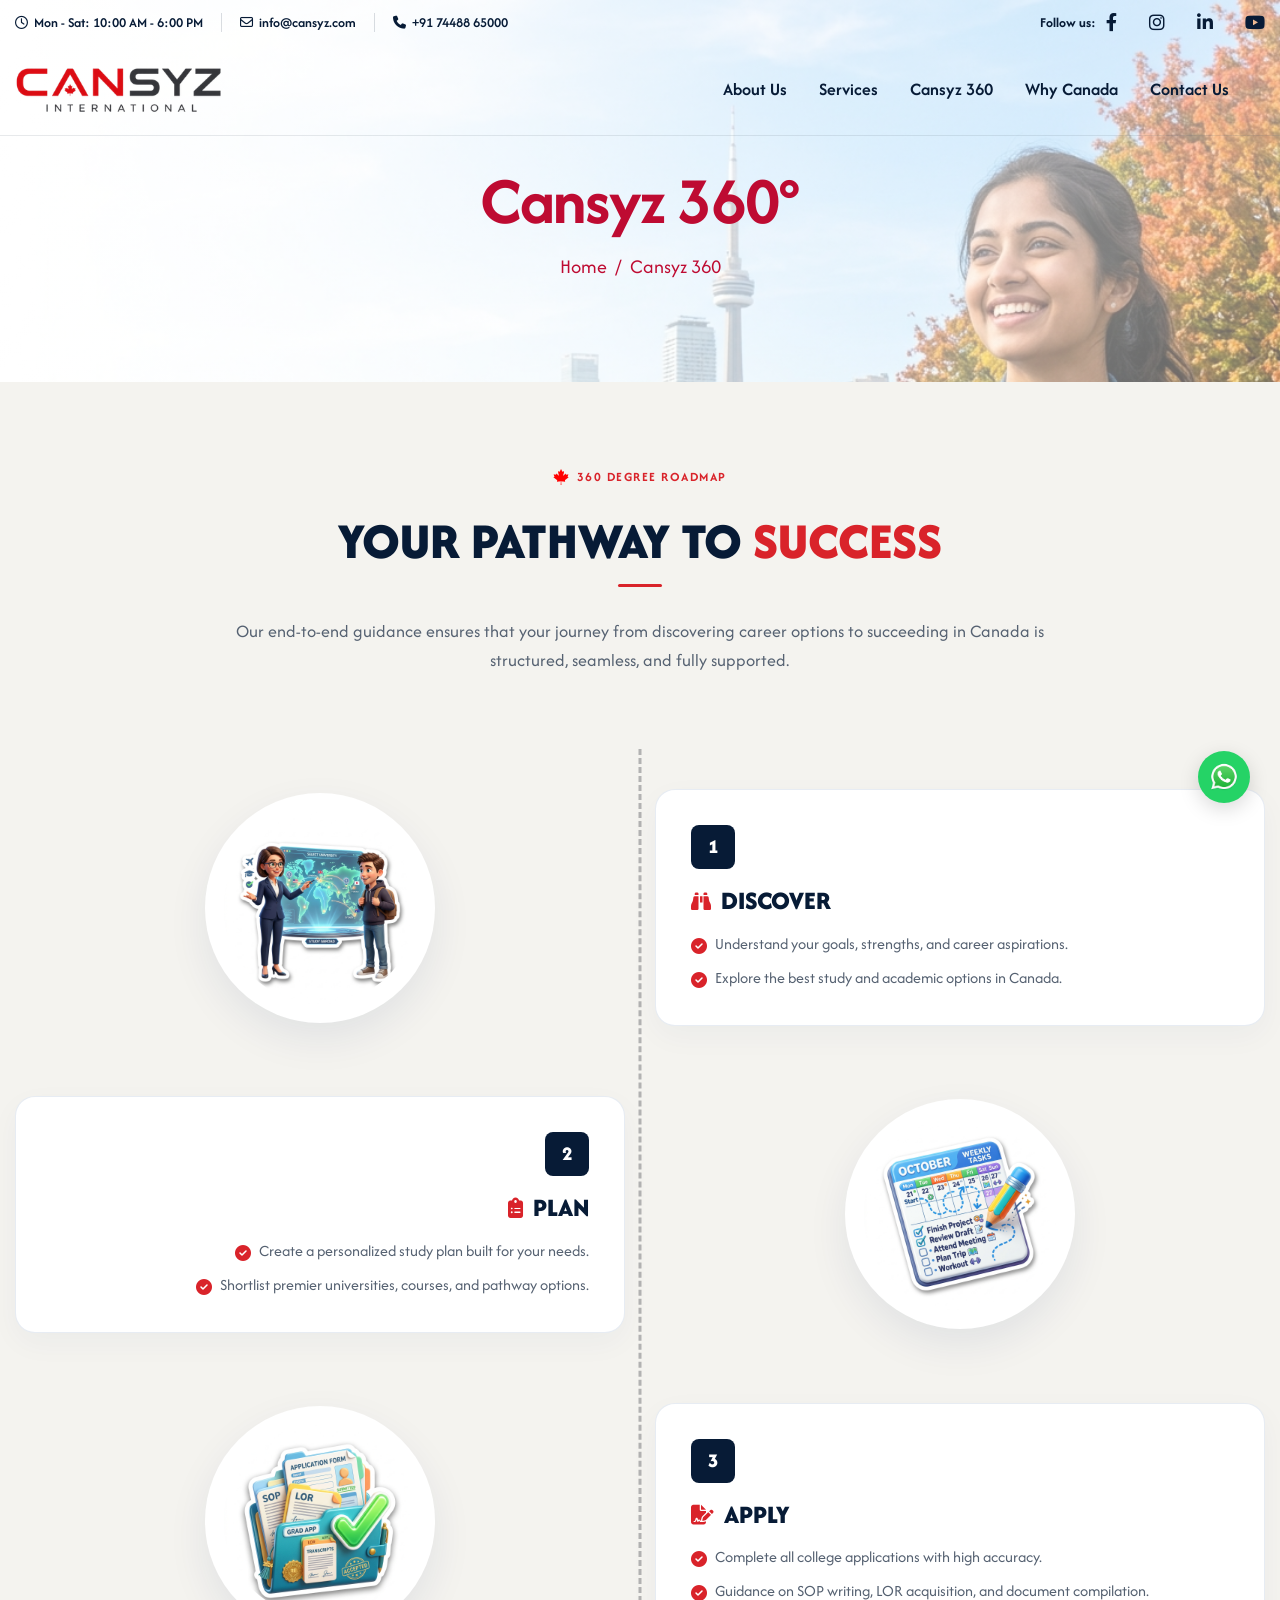
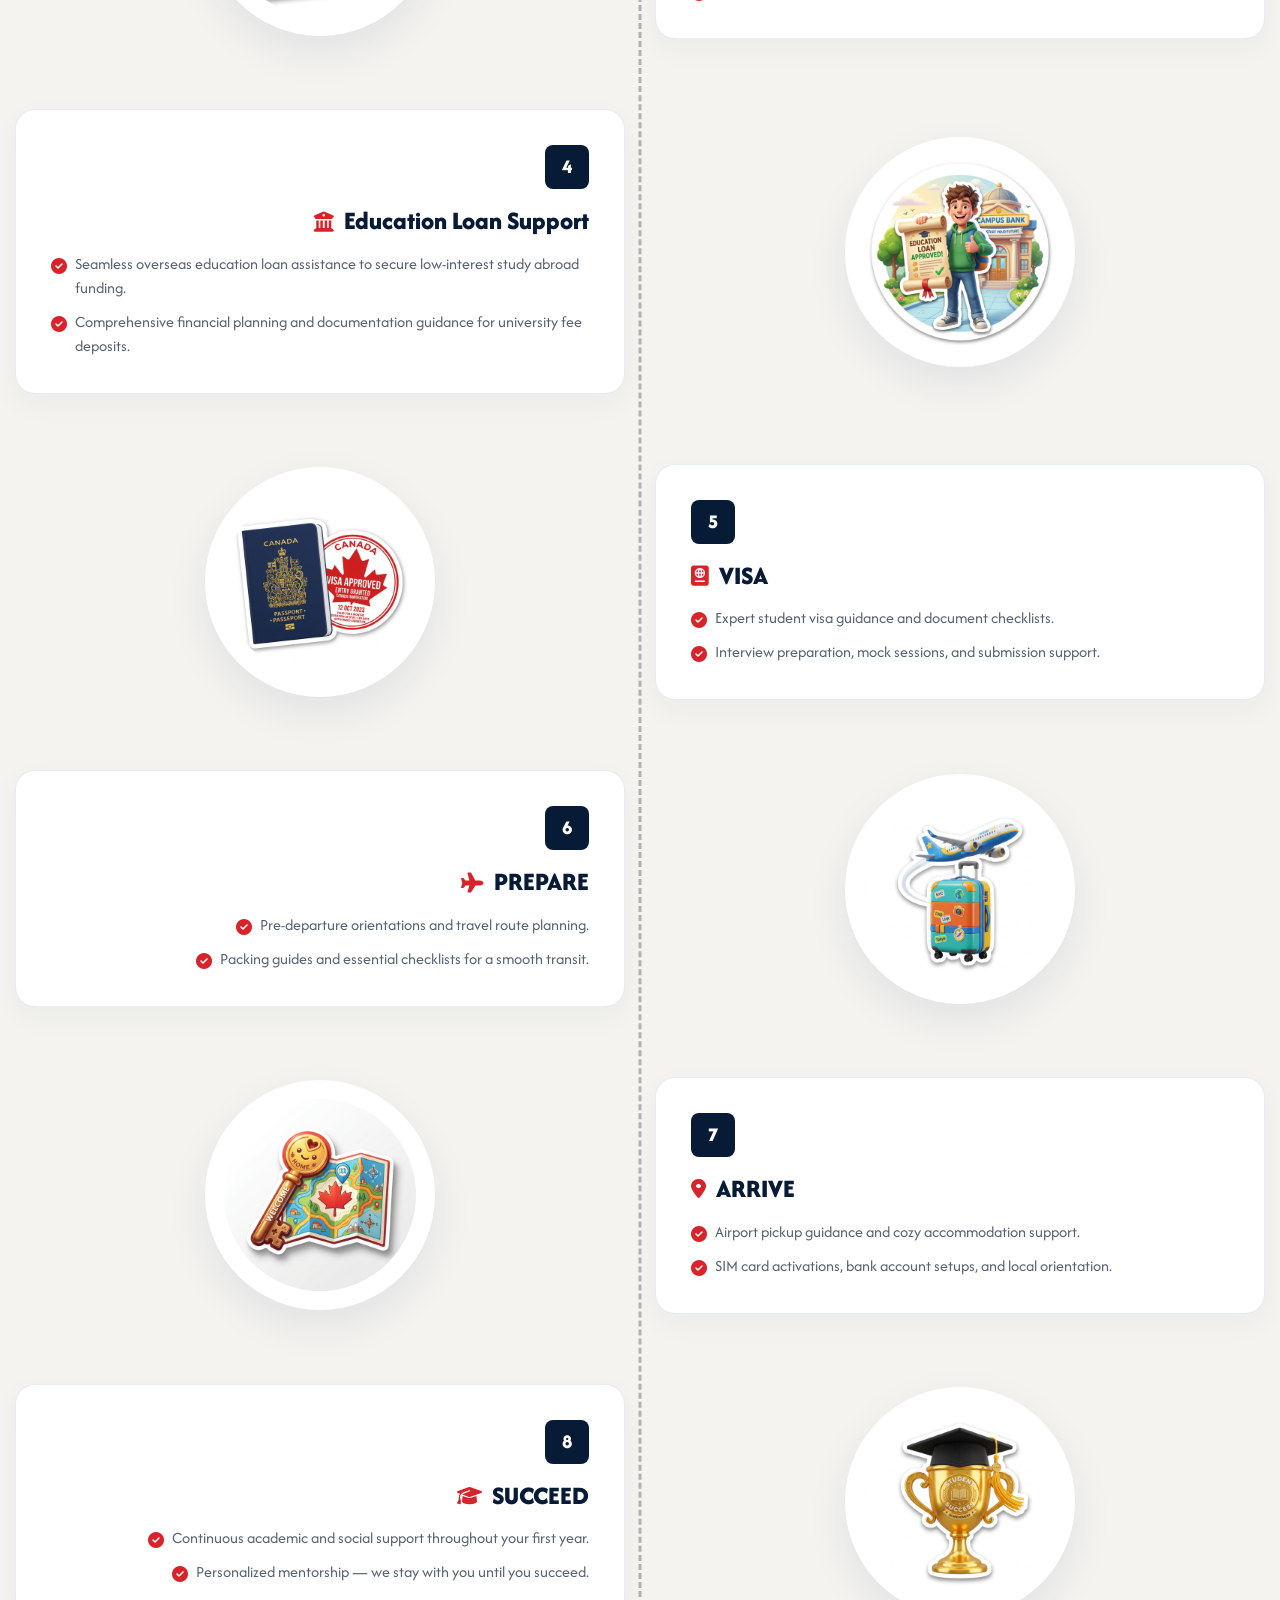
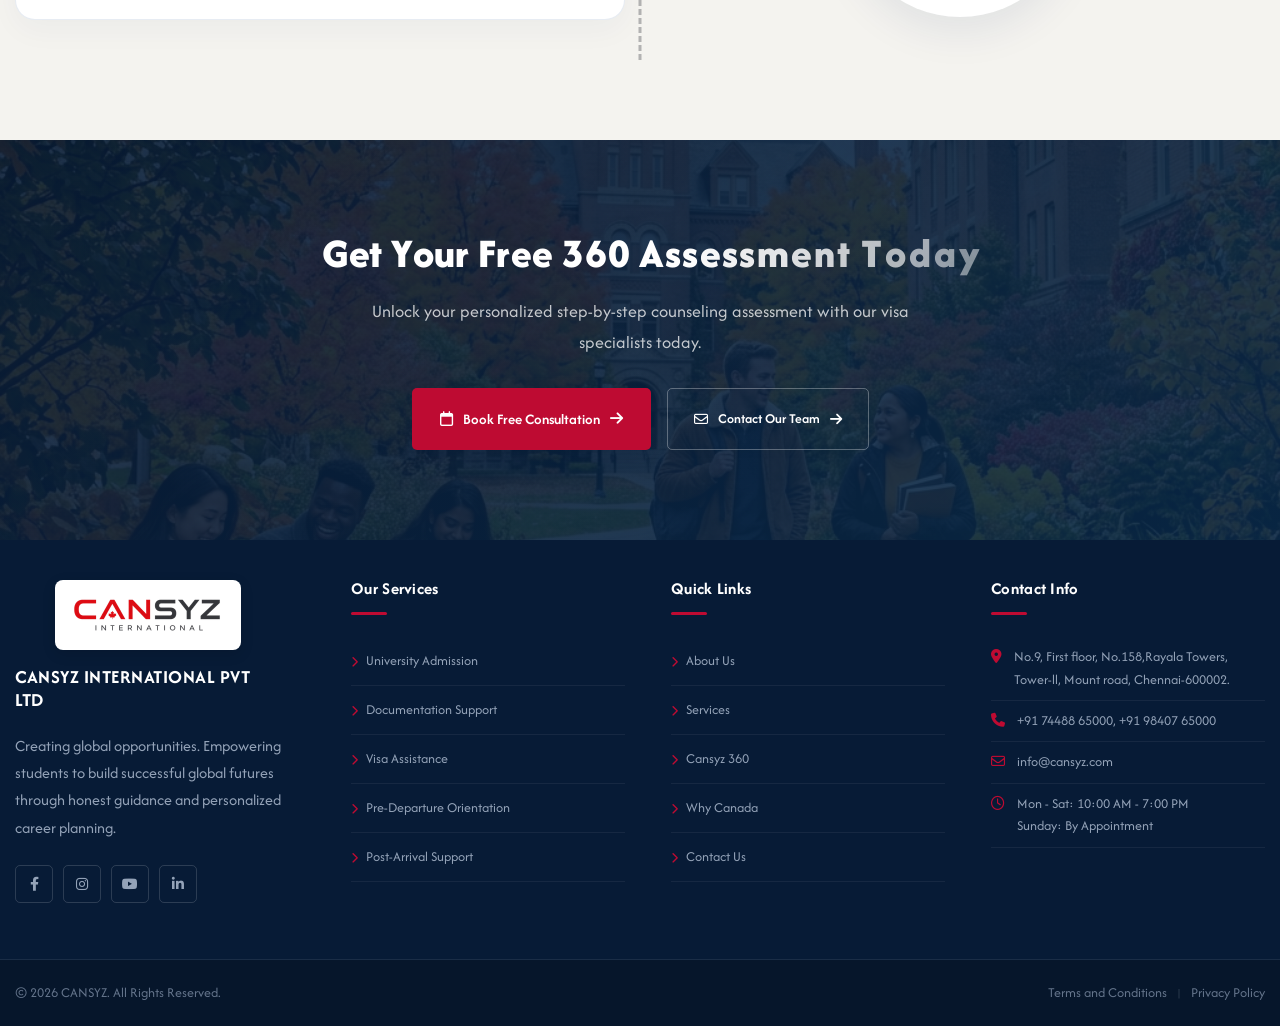
<file: cansyz-360.html>
<!DOCTYPE html>
<html lang="zxx">

<head>
    <meta charset="utf-8">
    <meta http-equiv="X-UA-Compatible" content="IE=edge">
    <meta name="viewport" content="width=device-width, initial-scale=1.0, maximum-scale=1">
    <meta name="description" content="Cansyz 360 - End-to-end guidance and support for your study abroad journey to Canada. From discovery to arrival and first-year support.">
    <meta name="keywords" content="study abroad Canada, CANSYZ 360, education consultants, university admission Canada, student visa Canada">
    <meta name="author" content="CANSYZ International">
    <title>CANSYZ - Cansyz 360 | End-to-End Study Abroad Support</title>
    <link rel="shortcut icon" type="image/png" href="images/Flag_of_Canada_leaf.webp">
    <link rel="preconnect" href="https://fonts.googleapis.com">
    <link rel="preconnect" href="https://fonts.gstatic.com" crossorigin>
    <link href="https://fonts.googleapis.com/css2?family=Afacad+Flux:wght@100..1000&family=Cormorant+Garamond:ital,wght@0,300;0,400;0,500;0,600;0,700;1,300;1,400;1,500;1,600;1,700&display=swap" rel="stylesheet">
    <link href="css/bootstrap.min.css" rel="stylesheet" media="screen">
    <link href="css/slicknav.min.css" rel="stylesheet">
    <link rel="stylesheet" href="css/swiper-bundle.min.css">
    <link href="css/all.min.css" rel="stylesheet" media="screen">
    <link href="css/animate.css" rel="stylesheet">
    <link rel="stylesheet" href="css/magnific-popup.css">
    <link rel="stylesheet" href="css/mousecursor.css">
    <link href="css/custom.css" rel="stylesheet" media="screen">
</head>

<body><div id="loading-icon"><img src="images/Flag_of_Canada_leaf.webp" alt="" class="canada-loader-leaf"></div>
        </div>
    </div>

    <div class="topbar">
        <div class="container">
            <div class="row align-items-center">
                <div class="col-lg-8 col-md-12">
                    <div class="topbar-contact-info">
                        <ul>
                            <li><i class="fa-regular fa-clock"></i> Mon - Sat: 10:00 AM - 6:00 PM</li>
                            <li><i class="fa-regular fa-envelope"></i> <a href="mailto:info@cansyz.com">info@cansyz.com</a></li>
                            <li><i class="fa-solid fa-phone"></i> <a href="tel:+917448865000">+91 74488 65000</a></li>
                        </ul>
                    </div>
                </div>
                <div class="col-lg-4 col-md-12">
                    <div class="topbar-social-icons">
                        <span class="social-label">Follow us:</span>
                        <ul>
                            <li><a href="#"><i class="fa-brands fa-facebook-f"></i></a></li>
                            <li><a href="#"><i class="fa-brands fa-instagram"></i></a></li>
                            <li><a href="#"><i class="fa-brands fa-linkedin-in"></i></a></li>
                            <li><a href="#"><i class="fa-brands fa-youtube"></i></a></li>
                        </ul>
                    </div>
                </div>
            </div>
        </div>
    </div>

    <header class="main-header header-redesign">
        <div class="header-sticky">
            <nav class="navbar navbar-expand-lg">
                <div class="container">
                    <a class="navbar-brand" href="./"><img src="images/cansys-international-logo.png" alt="CANSYZ Logo" style="max-height: 70px;"></a>
                    <div class="collapse navbar-collapse main-menu">
                        <div class="nav-menu-wrapper ms-auto">
                            <ul class="navbar-nav ms-auto" id="menu">
                                <li class="nav-item"><a class="nav-link" href="about.html">About Us</a></li>
                                <li class="nav-item"><a class="nav-link" href="services.html">Services</a></li>
                                <li class="nav-item active"><a class="nav-link" href="cansyz-360.html">Cansyz 360</a></li>
                                <li class="nav-item"><a class="nav-link" href="why-canada.html">Why Canada</a></li>
                                <li class="nav-item"><a class="nav-link" href="contact.html">Contact Us</a></li>
                            </ul>
                        </div>
                    </div>
                    <button class="header-hamburger-btn d-none d-lg-flex" type="button">
                        <span></span><span></span><span></span>
                    </button>
                    <div class="navbar-toggle"></div>
                </div>
            </nav>
            <div class="responsive-menu"></div>
        </div>
    </header>

    <div class="page-header parallaxie" style="background:linear-gradient(135deg,rgba(255, 255, 255, 0.88) 0%,rgba(255, 255, 255, 0.65) 45%,rgba(255, 255, 255, 0.15) 100%),url('images/hero_student_canada_banner.jpg') center center/cover no-repeat fixed; position: relative; overflow: hidden;">
        <div class="container" style="position: relative; z-index: 2;">
            <div class="row align-items-center">
                <div class="col-lg-12" style="padding-top: 60px;">
                    <div class="page-header-box">
                        <h1 class="text-anime-style-3" style="color: #BE0B32;" data-cursor="-opaque">Cansyz 360&deg;</h1>
                        <nav class="wow fadeInUp">
                            <ol class="breadcrumb">
                                <li class="breadcrumb-item"><a href="./">home</a></li>
                                <li class="breadcrumb-item active" aria-current="page">cansyz 360</li>
                            </ol>
                        </nav>
                    </div>
                </div>
            </div>
        </div>
    </div>

    <!-- ============================================ -->
    <!-- SECTION 1 — TIMELINE JOURNEY SECTION         -->
    <!-- ============================================ -->
    <section class="c360-timeline-section">
        <div class="container">
            <!-- Timeline Intro Title -->
            <div class="row mb-5 justify-content-center">
                <div class="col-lg-8 text-center">
                    <div class="wc-badge justify-content-center">
                        <img src="images/Flag_of_Canada_leaf.webp" alt="Canada Maple Leaf" class="wc-badge-leaf">
                        <span>360 DEGREE ROADMAP</span>
                    </div>
                    <h2 class="wc-heading">YOUR PATHWAY TO <span class="wc-highlight">SUCCESS</span></h2>
                    <div class="wc-red-underline mx-auto"></div>
                    <p style="font-family: 'Afacad Flux', sans-serif !important; font-size: 18px; color: #556171; line-height: 1.6;">Our end-to-end guidance ensures that your journey from discovering career options to succeeding in Canada is structured, seamless, and fully supported.</p>
                </div>
            </div>

            <!-- Vertical Timeline Outer Container -->
            <div class="c360-timeline">
                
                <!-- Step 1: DISCOVER (Odd: Image Left, Content Right) -->
                <div class="row align-items-center c360-timeline-row">
                    <!-- Left: Graphic -->
                    <div class="col-md-6 text-center position-relative order-2 order-md-1">
                        <div class="c360-sticker-wrap wow fadeInLeft" data-wow-delay="0.1s">
                            <img src="images/c360_discover.jpg" alt="Discover Study Abroad Canada" class="c360-sticker">
                        </div>
                    </div>
                    <!-- Right: Content -->
                    <div class="col-md-6 order-1 order-md-2">
                        <div class="c360-content-box wow fadeInRight" data-wow-delay="0.2s">
                            <div class="c360-number-badge">1</div>
                            <h3 class="c360-step-title"><i class="fa-solid fa-binoculars"></i> DISCOVER</h3>
                            <ul class="c360-bullets">
                                <li>Understand your goals, strengths, and career aspirations.</li>
                                <li>Explore the best study and academic options in Canada.</li>
                            </ul>
                        </div>
                    </div>
                </div>

                <!-- Step 2: PLAN (Even: Content Left, Image Right) -->
                <div class="row align-items-center c360-timeline-row">
                    <!-- Left: Content -->
                    <div class="col-md-6 order-1">
                        <div class="c360-content-box text-md-end d-flex flex-column align-items-md-end wow fadeInLeft" data-wow-delay="0.1s">
                            <div class="c360-number-badge">2</div>
                            <h3 class="c360-step-title"><i class="fa-solid fa-clipboard-list"></i> PLAN</h3>
                            <ul class="c360-bullets text-md-end align-items-md-end">
                                <li>Create a personalized study plan built for your needs.</li>
                                <li>Shortlist premier universities, courses, and pathway options.</li>
                            </ul>
                        </div>
                    </div>
                    <!-- Right: Graphic -->
                    <div class="col-md-6 text-center position-relative order-2">
                        <div class="c360-sticker-wrap wow fadeInRight" data-wow-delay="0.2s">
                            <img src="images/c360_plan.jpg" alt="Plan Study in Canada" class="c360-sticker">
                        </div>
                    </div>
                </div>

                <!-- Step 3: APPLY (Odd: Image Left, Content Right) -->
                <div class="row align-items-center c360-timeline-row">
                    <!-- Left: Graphic -->
                    <div class="col-md-6 text-center position-relative order-2 order-md-1">
                        <div class="c360-sticker-wrap wow fadeInLeft" data-wow-delay="0.1s">
                            <img src="images/c360_apply.jpg" alt="Apply for Canadian Universities" class="c360-sticker">
                        </div>
                    </div>
                    <!-- Right: Content -->
                    <div class="col-md-6 order-1 order-md-2">
                        <div class="c360-content-box wow fadeInRight" data-wow-delay="0.2s">
                            <div class="c360-number-badge">3</div>
                            <h3 class="c360-step-title"><i class="fa-solid fa-file-signature"></i> APPLY</h3>
                            <ul class="c360-bullets">
                                <li>Complete all college applications with high accuracy.</li>
                                <li>Guidance on SOP writing, LOR acquisition, and document compilation.</li>
                            </ul>
                        </div>
                    </div>
                </div>

                <!-- Step 4: FINANCE & LOAN (Even: Content Left, Image Right) -->
                <div class="row align-items-center c360-timeline-row">
                    <!-- Left: Content -->
                    <div class="col-md-6 order-1">
                        <div class="c360-content-box text-md-end d-flex flex-column align-items-md-end wow fadeInLeft" data-wow-delay="0.1s">
                            <div class="c360-number-badge">4</div>
                            <h3 class="c360-step-title"><i class="fa-solid fa-building-columns"></i>Education Loan Support</h3>
                            <ul class="c360-bullets text-md-end align-items-md-end">
                                <li>Seamless overseas education loan assistance to secure low-interest study abroad funding.</li>
                                <li>Comprehensive financial planning and documentation guidance for university fee deposits.</li>
                            </ul>
                        </div>
                    </div>
                    <!-- Right: Graphic -->
                    <div class="col-md-6 text-center position-relative order-2">
                        <div class="c360-sticker-wrap wow fadeInRight" data-wow-delay="0.2s">
                            <img src="images/c360_loan.jpg" alt="Overseas Education Loan Support for Study Abroad" class="c360-sticker">
                        </div>
                    </div>
                </div>

                <!-- Step 5: VISA (Odd: Image Left, Content Right) -->
                <div class="row align-items-center c360-timeline-row">
                    <!-- Left: Graphic -->
                    <div class="col-md-6 text-center position-relative order-2 order-md-1">
                        <div class="c360-sticker-wrap wow fadeInLeft" data-wow-delay="0.1s">
                            <img src="images/c360_visa.jpg" alt="Canadian Student Visa Assistance" class="c360-sticker">
                        </div>
                    </div>
                    <!-- Right: Content -->
                    <div class="col-md-6 order-1 order-md-2">
                        <div class="c360-content-box wow fadeInRight" data-wow-delay="0.2s">
                            <div class="c360-number-badge">5</div>
                            <h3 class="c360-step-title"><i class="fa-solid fa-passport"></i> VISA</h3>
                            <ul class="c360-bullets">
                                <li>Expert student visa guidance and document checklists.</li>
                                <li>Interview preparation, mock sessions, and submission support.</li>
                            </ul>
                        </div>
                    </div>
                </div>

                <!-- Step 6: PREPARE (Even: Content Left, Image Right) -->
                <div class="row align-items-center c360-timeline-row">
                    <!-- Left: Content -->
                    <div class="col-md-6 order-1">
                        <div class="c360-content-box text-md-end d-flex flex-column align-items-md-end wow fadeInLeft" data-wow-delay="0.1s">
                            <div class="c360-number-badge">6</div>
                            <h3 class="c360-step-title"><i class="fa-solid fa-plane"></i> PREPARE</h3>
                            <ul class="c360-bullets text-md-end align-items-md-end">
                                <li>Pre-departure orientations and travel route planning.</li>
                                <li>Packing guides and essential checklists for a smooth transit.</li>
                            </ul>
                        </div>
                    </div>
                    <!-- Right: Graphic -->
                    <div class="col-md-6 text-center position-relative order-2">
                        <div class="c360-sticker-wrap wow fadeInRight" data-wow-delay="0.2s">
                            <img src="images/c360_prepare.jpg" alt="Prepare to study abroad in Canada" class="c360-sticker">
                        </div>
                    </div>
                </div>

                <!-- Step 7: ARRIVE (Odd: Image Left, Content Right) -->
                <div class="row align-items-center c360-timeline-row">
                    <!-- Left: Graphic -->
                    <div class="col-md-6 text-center position-relative order-2 order-md-1">
                        <div class="c360-sticker-wrap wow fadeInLeft" data-wow-delay="0.1s">
                            <img src="images/c360_arrive.jpg" alt="Arrive at Canada accommodation" class="c360-sticker">
                        </div>
                    </div>
                    <!-- Right: Content -->
                    <div class="col-md-6 order-1 order-md-2">
                        <div class="c360-content-box wow fadeInRight" data-wow-delay="0.2s">
                            <div class="c360-number-badge">7</div>
                            <h3 class="c360-step-title"><i class="fa-solid fa-location-dot"></i> ARRIVE</h3>
                            <ul class="c360-bullets">
                                <li>Airport pickup guidance and cozy accommodation support.</li>
                                <li>SIM card activations, bank account setups, and local orientation.</li>
                            </ul>
                        </div>
                    </div>
                </div>

                <!-- Step 8: SUCCEED (Even: Content Left, Image Right) -->
                <div class="row align-items-center c360-timeline-row">
                    <!-- Left: Content -->
                    <div class="col-md-6 order-1">
                        <div class="c360-content-box text-md-end d-flex flex-column align-items-md-end wow fadeInLeft" data-wow-delay="0.1s">
                            <div class="c360-number-badge">8</div>
                            <h3 class="c360-step-title"><i class="fa-solid fa-graduation-cap"></i> SUCCEED</h3>
                            <ul class="c360-bullets text-md-end align-items-md-end">
                                <li>Continuous academic and social support throughout your first year.</li>
                                <li>Personalized mentorship — we stay with you until you succeed.</li>
                            </ul>
                        </div>
                    </div>
                    <!-- Right: Graphic -->
                    <div class="col-md-6 text-center position-relative order-2">
                        <div class="c360-sticker-wrap wow fadeInRight" data-wow-delay="0.2s">
                            <img src="images/c360_succeed.jpg" alt="Succeed in Canadian university career" class="c360-sticker">
                        </div>
                    </div>
                </div>

            </div>
        </div>
    </section>

    <!-- ============================================ -->
    <!-- CALL TO ACTION                               -->
    <!-- ============================================ -->
    <section class="about-cta-section">
        <div class="container">
            <div class="cta-content">
                <h2 class="text-anime-style-3" style="color:#fff;" data-cursor="-opaque">Get Your Free 360 Assessment Today</h2>
                <p class="wow fadeInUp" data-wow-delay="0.1s" style="color: rgba(255,255,255,0.75); font-size:18px; margin: 20px auto 30px auto; max-width: 600px;">Unlock your personalized step-by-step counseling assessment with our visa specialists today.</p>
                <div class="cta-btns">
                    <a href="contact.html" class="hero-btn-primary" style="background:var(--accent-color);">
                        <i class="fa-regular fa-calendar"></i>
                        Book Free Consultation
                        <i class="fa-solid fa-arrow-right"></i>
                    </a>
                    <a href="contact.html" class="hero-btn-outline" style="background:transparent;border-color:rgba(255,255,255,0.3);color:#fff !important;">
                        <i class="fa-regular fa-envelope"></i>
                        Contact Our Team
                        <i class="fa-solid fa-arrow-right"></i>
                    </a>
                </div>
            </div>
        </div>
    </section>

        <footer class="main-footer footer-redesign">
        <div class="container">
            <div class="row footer-main-row">

                <!-- Col 1: Logo + Leaf + Tagline + Social -->
                <div class="col-lg-3 col-md-6 col-12">
                    <div class="footer-brand">
                        <div class="footer-logo-container">
                            <div class="footer-logo-new" style="margin-bottom: 0;">
                                <img src="images/cansys-international-logo.png" alt="CANSYZ Logo" class="footer-logo-img" loading="lazy">
                            </div>
                            <h4 class="footer-logo-text">CANSYZ INTERNATIONAL PVT LTD</h4>
                        </div>
                        <p class="footer-tagline">Creating global opportunities. Empowering students to build successful global futures through honest guidance and personalized career planning.</p>
                        <div class="footer-social-new">
                            <a href="#" class="footer-soc-icon"><i class="fa-brands fa-facebook-f"></i></a>
                            <a href="#" class="footer-soc-icon"><i class="fa-brands fa-instagram"></i></a>
                            <a href="#" class="footer-soc-icon"><i class="fa-brands fa-youtube"></i></a>
                            <a href="#" class="footer-soc-icon"><i class="fa-brands fa-linkedin-in"></i></a>
                        </div>
                    </div>
                </div>

                <!-- Col 2: Our Services -->
                <div class="col-lg-3 col-md-6 col-12">
                    <div class="footer-links-new">
                        <h4 class="footer-col-title">Our Services</h4>
                        <div class="footer-col-underline"></div>
                        <ul>
                            <li><a href="services.html"><i class="fa-solid fa-chevron-right"></i> University Admission</a></li>
                            <li><a href="services.html"><i class="fa-solid fa-chevron-right"></i> Documentation Support</a></li>
                            <li><a href="services.html"><i class="fa-solid fa-chevron-right"></i> Visa Assistance</a></li>
                            <li><a href="services.html"><i class="fa-solid fa-chevron-right"></i> Pre-Departure Orientation</a></li>
                            <li><a href="services.html"><i class="fa-solid fa-chevron-right"></i> Post-Arrival Support</a></li>
                        </ul>
                    </div>
                </div>

                <!-- Col 3: Quick Links -->
                <div class="col-lg-3 col-md-6 col-12">
                    <div class="footer-links-new">
                        <h4 class="footer-col-title">Quick Links</h4>
                        <div class="footer-col-underline"></div>
                        <ul>
                            <li><a href="about.html"><i class="fa-solid fa-chevron-right"></i> About Us</a></li>
                            <li><a href="services.html"><i class="fa-solid fa-chevron-right"></i> Services</a></li>
                            <li><a href="cansyz-360.html"><i class="fa-solid fa-chevron-right"></i> Cansyz 360</a></li>
                            <li><a href="why-canada.html"><i class="fa-solid fa-chevron-right"></i> Why Canada</a></li>
                            <li><a href="contact.html"><i class="fa-solid fa-chevron-right"></i> Contact Us</a></li>
                        </ul>
                    </div>
                </div>

                <!-- Col 4: Contact Info -->
                <div class="col-lg-3 col-md-6 col-12">
                    <div class="footer-links-new">
                        <h4 class="footer-col-title">Contact Info</h4>
                        <div class="footer-col-underline"></div>
                        <ul class="footer-contact-list">
                            <li>
                                <i class="fa-solid fa-location-dot footer-contact-icon"></i>
                                <span>No.9, First floor, No.158,Rayala Towers, Tower-ll, Mount road, Chennai-600002.</span>
                            </li>
                            <li>
                                <i class="fa-solid fa-phone footer-contact-icon"></i>
                                <span>+91 74488 65000, +91 98407 65000</span>
                            </li>
                            <li>
                                <i class="fa-regular fa-envelope footer-contact-icon"></i>
                                <span>info@cansyz.com</span>
                            </li>
                            <li>
                                <i class="fa-regular fa-clock footer-contact-icon"></i>
                                <span>Mon - Sat: 10:00 AM - 7:00 PM<br>Sunday: By Appointment</span>
                            </li>
                        </ul>
                    </div>
                </div>
            </div>
        </div>

        <!-- Footer Bottom Bar -->
        <div class="footer-bottom-bar">
            <div class="container">
                <div class="row align-items-center">
                    <div class="col-md-6 col-12">
                        <p class="footer-copyright-new">&copy; 2026 CANSYZ. All Rights Reserved.</p>
                    </div>
                    <div class="col-md-6 col-12">
                        <div class="footer-bottom-nav">
                            <a href="terms.html">Terms and Conditions</a>
                            <span class="fbn-sep">|</span>
                            <a href="privacy.html">Privacy Policy</a>
                        </div>
                    </div>
                </div>
            </div>
        </div>
    </footer>

    <script src="js/jquery-3.7.1.min.js"></script>
    <script src="js/bootstrap.min.js"></script>
    <script src="js/validator.min.js"></script>
    <script src="js/jquery.slicknav.js"></script>
    <script src="js/swiper-bundle.min.js"></script>
    <script src="js/jquery.waypoints.min.js"></script>
    <script src="js/jquery.counterup.min.js"></script>
    <script src="js/jquery.magnific-popup.min.js"></script>
    <script src="js/SmoothScroll.js"></script>
    <script src="js/parallaxie.js"></script>
    <script src="js/gsap.min.js"></script>
    <script src="js/magiccursor.js"></script>
    <script src="js/SplitText.js"></script>
    <script src="js/ScrollTrigger.min.js"></script>
    <script src="js/jquery.mb.YTPlayer.min.js"></script>
    <script src="js/wow.min.js"></script>
    <script src="js/function.js"></script>
</body>

</html>
</file>
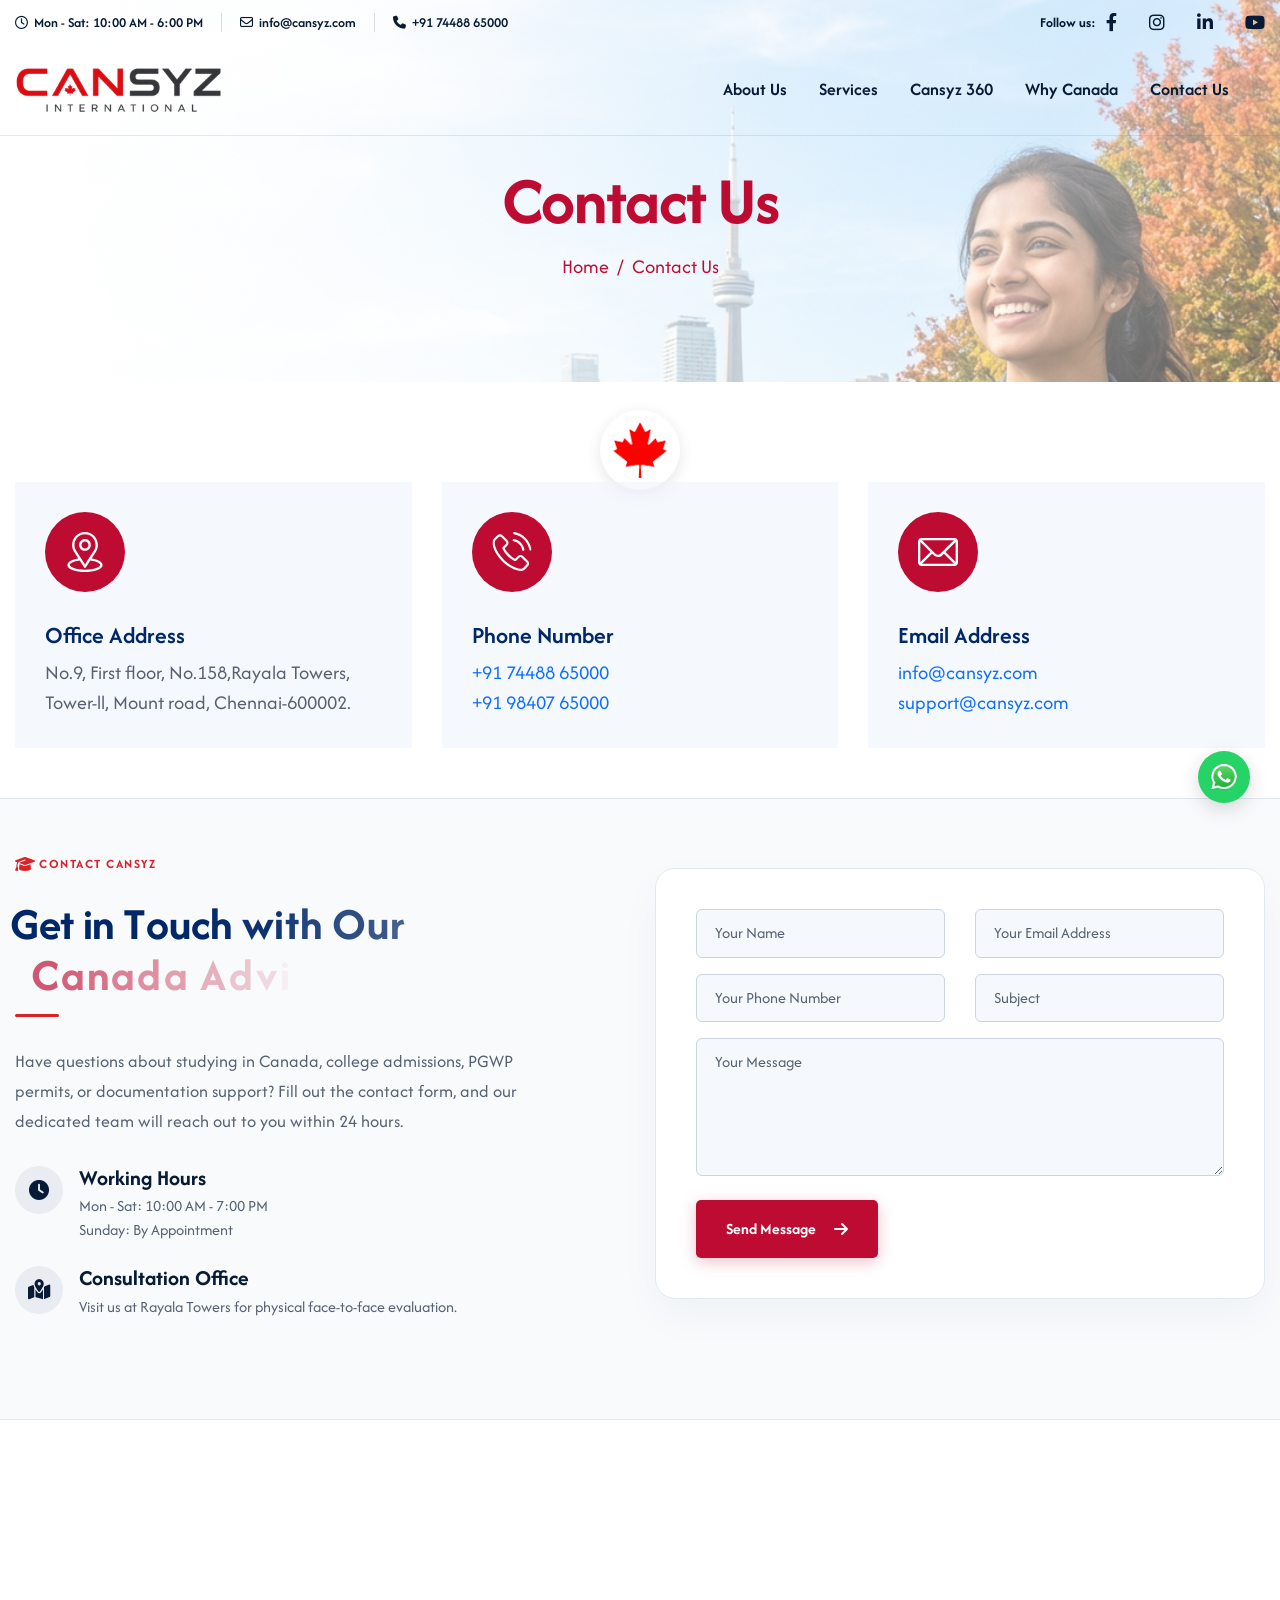
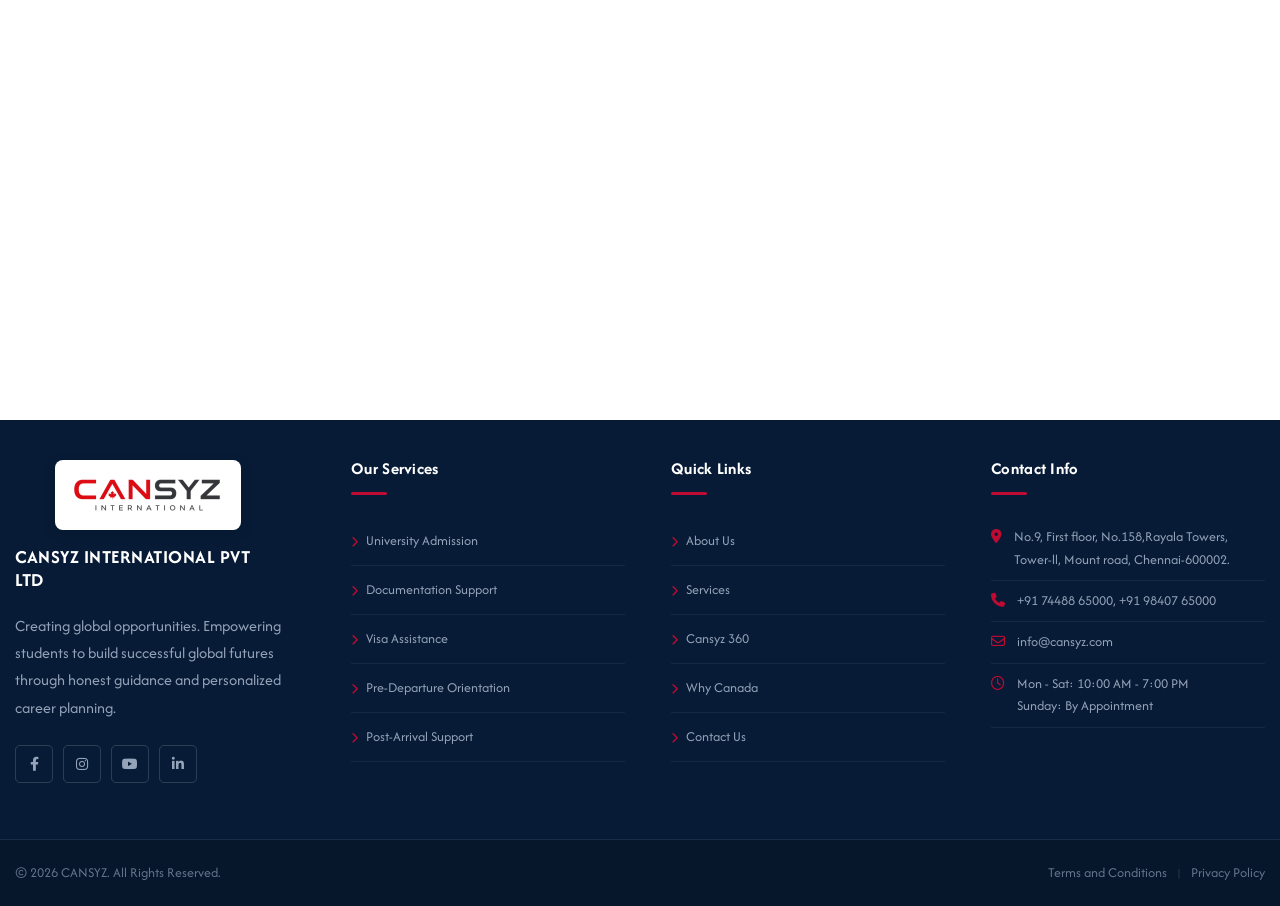
<file: contact.html>
<!DOCTYPE html>
<html lang="zxx">

<head>
    <meta charset="utf-8">
    <meta http-equiv="X-UA-Compatible" content="IE=edge">
    <meta name="viewport" content="width=device-width, initial-scale=1.0, maximum-scale=1">
    <meta name="description" content="Reach out to CANSYZ International. Contact our study abroad consultants for honest guidance, visa assistance, and university admissions.">
    <meta name="keywords" content="contact CANSYZ, study abroad consultant Chennai, Canada visa consultancy Chennai, address, phone number, email">
    <meta name="author" content="CANSYZ International">
    <title>CANSYZ - Contact Us | Reach Out to Our Study Abroad Advisors</title>
    <link rel="shortcut icon" type="image/png" href="images/Flag_of_Canada_leaf.webp">
    <link rel="preconnect" href="https://fonts.googleapis.com">
    <link rel="preconnect" href="https://fonts.gstatic.com" crossorigin>
    <link href="https://fonts.googleapis.com/css2?family=Afacad+Flux:wght@100..1000&family=Cormorant+Garamond:ital,wght@0,300;0,400;0,500;0,600;0,700;1,300;1,400;1,500;1,600;1,700&display=swap" rel="stylesheet">
    <link href="css/bootstrap.min.css" rel="stylesheet" media="screen">
    <link href="css/slicknav.min.css" rel="stylesheet">
    <link rel="stylesheet" href="css/swiper-bundle.min.css">
    <link href="css/all.min.css" rel="stylesheet" media="screen">
    <link href="css/animate.css" rel="stylesheet">
    <link rel="stylesheet" href="css/magnific-popup.css">
    <link rel="stylesheet" href="css/mousecursor.css">
    <link href="css/custom.css" rel="stylesheet" media="screen">
</head>

<body><div id="loading-icon"><img src="images/Flag_of_Canada_leaf.webp" alt="" class="canada-loader-leaf"></div>
        </div>
    </div>

    <div class="topbar">
        <div class="container">
            <div class="row align-items-center">
                <div class="col-lg-8 col-md-12">
                    <div class="topbar-contact-info">
                        <ul>
                            <li><i class="fa-regular fa-clock"></i> Mon - Sat: 10:00 AM - 6:00 PM</li>
                            <li><i class="fa-regular fa-envelope"></i> <a href="mailto:info@cansyz.com">info@cansyz.com</a></li>
                            <li><i class="fa-solid fa-phone"></i> <a href="tel:+917448865000">+91 74488 65000</a></li>
                        </ul>
                    </div>
                </div>
                <div class="col-lg-4 col-md-12">
                    <div class="topbar-social-icons">
                        <span class="social-label">Follow us:</span>
                        <ul>
                            <li><a href="#"><i class="fa-brands fa-facebook-f"></i></a></li>
                            <li><a href="#"><i class="fa-brands fa-instagram"></i></a></li>
                            <li><a href="#"><i class="fa-brands fa-linkedin-in"></i></a></li>
                            <li><a href="#"><i class="fa-brands fa-youtube"></i></a></li>
                        </ul>
                    </div>
                </div>
            </div>
        </div>
    </div>

    <header class="main-header header-redesign">
        <div class="header-sticky">
            <nav class="navbar navbar-expand-lg">
                <div class="container">
                    <a class="navbar-brand" href="./"><img src="images/cansys-international-logo.png" alt="CANSYZ Logo" style="max-height: 70px;"></a>
                    <div class="collapse navbar-collapse main-menu">
                        <div class="nav-menu-wrapper ms-auto">
                            <ul class="navbar-nav ms-auto" id="menu">
                                <li class="nav-item"><a class="nav-link" href="about.html">About Us</a></li>
                                <li class="nav-item"><a class="nav-link" href="services.html">Services</a></li>
                                <li class="nav-item"><a class="nav-link" href="cansyz-360.html">Cansyz 360</a></li>
                                <li class="nav-item"><a class="nav-link" href="why-canada.html">Why Canada</a></li>
                                <li class="nav-item active"><a class="nav-link" href="contact.html">Contact Us</a></li>
                            </ul>
                        </div>
                    </div>
                    <button class="header-hamburger-btn d-none d-lg-flex" type="button">
                        <span></span><span></span><span></span>
                    </button>
                    <div class="navbar-toggle"></div>
                </div>
            </nav>
            <div class="responsive-menu"></div>
        </div>
    </header>

    <div class="page-header parallaxie" style="background:linear-gradient(135deg,rgba(255, 255, 255, 0.88) 0%,rgba(255, 255, 255, 0.65) 45%,rgba(255, 255, 255, 0.15) 100%),url('images/hero_student_canada_banner.jpg') center center/cover no-repeat fixed; position: relative; overflow: hidden;">
        <div class="container" style="position: relative; z-index: 2;">
            <div class="row align-items-center">
                <div class="col-lg-12" style="padding-top: 60px;">
                    <div class="page-header-box">
                        <h1 class="text-anime-style-3" style="color: #BE0B32;" data-cursor="-opaque">Contact Us</h1>
                        <nav class="wow fadeInUp">
                            <ol class="breadcrumb">
                                <li class="breadcrumb-item"><a href="./">home</a></li>
                                <li class="breadcrumb-item active" aria-current="page">contact us</li>
                            </ol>
                        </nav>
                    </div>
                </div>
            </div>
        </div>
    </div>

    <!-- ============================================ -->
    <!-- SECTION 1 — CONTACT DETAILS INFO CARDS       -->
    <!-- ============================================ -->
    <section class="page-contact-us">
        <div class="container">
            <div class="row">
                <!-- Address Card -->
                <div class="col-lg-4 col-md-6 col-12">
                    <div class="contact-info-item wow fadeInUp" data-wow-delay="0.1s">
                        <div class="icon-box">
                            <img src="images/icon-location.svg" alt="Location Icon">
                        </div>
                        <div class="contact-info-content">
                            <h3>Office Address</h3>
                            <p>No.9, First floor, No.158,Rayala Towers, Tower-ll, Mount road, Chennai-600002.</p>
                        </div>
                    </div>
                </div>

                <!-- Phone Card -->
                <div class="col-lg-4 col-md-6 col-12">
                    <div class="contact-info-item wow fadeInUp" data-wow-delay="0.2s">
                        <div class="icon-box">
                            <img src="images/icon-phone.svg" alt="Phone Icon">
                        </div>
                        <div class="contact-info-content">
                            <h3>Phone Number</h3>
                            <p>
                                <a href="tel:+917448865000">+91 74488 65000</a><br>
                                <a href="tel:+919840765000">+91 98407 65000</a>
                            </p>
                        </div>
                    </div>
                </div>

                <!-- Email Card -->
                <div class="col-lg-4 col-md-6 col-12">
                    <div class="contact-info-item wow fadeInUp" data-wow-delay="0.3s">
                        <div class="icon-box">
                            <img src="images/icon-mail.svg" alt="Mail Icon">
                        </div>
                        <div class="contact-info-content">
                            <h3>Email Address</h3>
                            <p>
                                <a href="mailto:info@cansyz.com">info@cansyz.com</a><br>
                                <a href="mailto:support@cansyz.com">support@cansyz.com</a>
                            </p>
                        </div>
                    </div>
                </div>
            </div>
        </div>
    </section>

    <!-- ============================================ -->
    <!-- SECTION 2 — CONTACT FORM SECTION             -->
    <!-- ============================================ -->
    <section class="contact-form-section" style="background-color: #f8fafc; border-top: 1px solid #e2e8f0; border-bottom: 1px solid #e2e8f0;">
        <div class="container">
            <div class="row align-items-center">
                <!-- Left Details Column -->
                <div class="col-lg-6 col-md-12">
                    <div class="contact-form-content wow fadeInLeft" data-wow-delay="0.1s">
                        <div class="section-title">
                            <div class="wc-badge">
                                <i class="fa-solid fa-graduation-cap wc-cap-icon"></i>
                                <span>CONTACT CANSYZ</span>
                            </div>
                            <h2 class="text-anime-style-3" data-cursor="-opaque">Get in Touch with Our <span style="color: var(--accent-color);">Canada Advisors</span></h2>
                            <div class="wc-red-underline" style="margin-top: 14px;"></div>
                            <p style="font-family: 'Afacad Flux', sans-serif !important; font-size: 18px; color: #556171; line-height: 1.65; margin-bottom: 24px;">
                                Have questions about studying in Canada, college admissions, PGWP permits, or documentation support? Fill out the contact form, and our dedicated team will reach out to you within 24 hours.
                            </p>
                        </div>
                        
                        <div class="wc-bullets-list" style="margin-top: 30px;">
                            <div class="wc-bullet-item">
                                <div class="wc-bullet-icon">
                                    <i class="fa-solid fa-clock"></i>
                                </div>
                                <div class="wc-bullet-text">
                                    <h4>Working Hours</h4>
                                    <p>Mon - Sat: 10:00 AM - 7:00 PM<br>Sunday: By Appointment</p>
                                </div>
                            </div>
                            <div class="wc-bullet-item">
                                <div class="wc-bullet-icon">
                                    <i class="fa-solid fa-map-location-dot"></i>
                                </div>
                                <div class="wc-bullet-text">
                                    <h4>Consultation Office</h4>
                                    <p>Visit us at Rayala Towers for physical face-to-face evaluation.</p>
                                </div>
                            </div>
                        </div>
                    </div>
                </div>

                <!-- Right Form Column -->
                <div class="col-lg-6 col-md-12">
                    <div class="contact-form-box wow fadeInRight" data-wow-delay="0.2s" style="background: #ffffff; padding: 40px; border-radius: 20px; box-shadow: 0 16px 40px rgba(0,39,104,0.04); border: 1px solid #e2e8f0;">
                        <form id="contactForm" action="#" method="POST" class="contact-form">
                            <div class="row">
                                <div class="col-md-6 col-12 mb-3">
                                    <input type="text" class="form-control" placeholder="Your Name" required style="border-radius: 6px; padding: 12px 18px; border: 1px solid #cbd5e1; font-family: 'Afacad Flux', sans-serif; font-size: 16px;">
                                </div>
                                <div class="col-md-6 col-12 mb-3">
                                    <input type="email" class="form-control" placeholder="Your Email Address" required style="border-radius: 6px; padding: 12px 18px; border: 1px solid #cbd5e1; font-family: 'Afacad Flux', sans-serif; font-size: 16px;">
                                </div>
                                <div class="col-md-6 col-12 mb-3">
                                    <input type="text" class="form-control" placeholder="Your Phone Number" required style="border-radius: 6px; padding: 12px 18px; border: 1px solid #cbd5e1; font-family: 'Afacad Flux', sans-serif; font-size: 16px;">
                                </div>
                                <div class="col-md-6 col-12 mb-3">
                                    <input type="text" class="form-control" placeholder="Subject" required style="border-radius: 6px; padding: 12px 18px; border: 1px solid #cbd5e1; font-family: 'Afacad Flux', sans-serif; font-size: 16px;">
                                </div>
                                <div class="col-12 mb-4">
                                    <textarea class="form-control" placeholder="Your Message" rows="5" required style="border-radius: 6px; padding: 12px 18px; border: 1px solid #cbd5e1; font-family: 'Afacad Flux', sans-serif; font-size: 16px;"></textarea>
                                </div>
                                <div class="col-12">
                                    <button type="submit" class="contact-form-btn hero-btn-primary" style="background: var(--accent-color); border: none; border-radius: 5px !important; padding: 14px 30px; color: #fff; font-family: 'Afacad Flux', sans-serif; font-weight: 700; font-size: 16px; transition: background 0.3s ease; box-shadow: 0 4px 15px rgba(190,11,50,0.25);">
                                        Send Message <i class="fa-solid fa-arrow-right" style="margin-left: 8px;"></i>
                                    </button>
                                </div>
                            </div>
                        </form>
                    </div>
                </div>
            </div>
        </div>
    </section>

    <!-- ============================================ -->
    <!-- SECTION 3 — GOOGLE MAP                       -->
    <!-- ============================================ -->
    <div class="google-map">
        <div class="container-fluid">
            <div class="row">
                <div class="col-12" style="padding: 0;">
                    <div class="google-map-iframe">
                        <iframe src="https://www.google.com/maps/embed?pb=!1m18!1m12!1m3!1d3886.2892972986427!2d80.2576924!3d13.0618386!2m3!1f0!2f0!3f0!3m2!1i1024!2i768!4f13.1!3m3!1m2!1s0x3a52661839e99eb5%3A0xf69c4c7c8c835bc3!2sRayala%20Towers!5e0!3m2!1sen!2sin!4v1700000000000!5m2!1sen!2sin" width="100%" height="600" style="border:0;" allowfullscreen="" loading="lazy" referrerpolicy="no-referrer-when-downgrade"></iframe>
                    </div>
                </div>
            </div>
        </div>
    </div>

        <footer class="main-footer footer-redesign">
        <div class="container">
            <div class="row footer-main-row">

                <!-- Col 1: Logo + Leaf + Tagline + Social -->
                <div class="col-lg-3 col-md-6 col-12">
                    <div class="footer-brand">
                        <div class="footer-logo-container">
                            <div class="footer-logo-new" style="margin-bottom: 0;">
                                <img src="images/cansys-international-logo.png" alt="CANSYZ Logo" class="footer-logo-img" loading="lazy">
                            </div>
                            <h4 class="footer-logo-text">CANSYZ INTERNATIONAL PVT LTD</h4>
                        </div>
                        <p class="footer-tagline">Creating global opportunities. Empowering students to build successful global futures through honest guidance and personalized career planning.</p>
                        <div class="footer-social-new">
                            <a href="#" class="footer-soc-icon"><i class="fa-brands fa-facebook-f"></i></a>
                            <a href="#" class="footer-soc-icon"><i class="fa-brands fa-instagram"></i></a>
                            <a href="#" class="footer-soc-icon"><i class="fa-brands fa-youtube"></i></a>
                            <a href="#" class="footer-soc-icon"><i class="fa-brands fa-linkedin-in"></i></a>
                        </div>
                    </div>
                </div>

                <!-- Col 2: Our Services -->
                <div class="col-lg-3 col-md-6 col-12">
                    <div class="footer-links-new">
                        <h4 class="footer-col-title">Our Services</h4>
                        <div class="footer-col-underline"></div>
                        <ul>
                            <li><a href="services.html"><i class="fa-solid fa-chevron-right"></i> University Admission</a></li>
                            <li><a href="services.html"><i class="fa-solid fa-chevron-right"></i> Documentation Support</a></li>
                            <li><a href="services.html"><i class="fa-solid fa-chevron-right"></i> Visa Assistance</a></li>
                            <li><a href="services.html"><i class="fa-solid fa-chevron-right"></i> Pre-Departure Orientation</a></li>
                            <li><a href="services.html"><i class="fa-solid fa-chevron-right"></i> Post-Arrival Support</a></li>
                        </ul>
                    </div>
                </div>

                <!-- Col 3: Quick Links -->
                <div class="col-lg-3 col-md-6 col-12">
                    <div class="footer-links-new">
                        <h4 class="footer-col-title">Quick Links</h4>
                        <div class="footer-col-underline"></div>
                        <ul>
                            <li><a href="about.html"><i class="fa-solid fa-chevron-right"></i> About Us</a></li>
                            <li><a href="services.html"><i class="fa-solid fa-chevron-right"></i> Services</a></li>
                            <li><a href="cansyz-360.html"><i class="fa-solid fa-chevron-right"></i> Cansyz 360</a></li>
                            <li><a href="why-canada.html"><i class="fa-solid fa-chevron-right"></i> Why Canada</a></li>
                            <li><a href="contact.html"><i class="fa-solid fa-chevron-right"></i> Contact Us</a></li>
                        </ul>
                    </div>
                </div>

                <!-- Col 4: Contact Info -->
                <div class="col-lg-3 col-md-6 col-12">
                    <div class="footer-links-new">
                        <h4 class="footer-col-title">Contact Info</h4>
                        <div class="footer-col-underline"></div>
                        <ul class="footer-contact-list">
                            <li>
                                <i class="fa-solid fa-location-dot footer-contact-icon"></i>
                                <span>No.9, First floor, No.158,Rayala Towers, Tower-ll, Mount road, Chennai-600002.</span>
                            </li>
                            <li>
                                <i class="fa-solid fa-phone footer-contact-icon"></i>
                                <span>+91 74488 65000, +91 98407 65000</span>
                            </li>
                            <li>
                                <i class="fa-regular fa-envelope footer-contact-icon"></i>
                                <span>info@cansyz.com</span>
                            </li>
                            <li>
                                <i class="fa-regular fa-clock footer-contact-icon"></i>
                                <span>Mon - Sat: 10:00 AM - 7:00 PM<br>Sunday: By Appointment</span>
                            </li>
                        </ul>
                    </div>
                </div>
            </div>
        </div>

        <!-- Footer Bottom Bar -->
        <div class="footer-bottom-bar">
            <div class="container">
                <div class="row align-items-center">
                    <div class="col-md-6 col-12">
                        <p class="footer-copyright-new">&copy; 2026 CANSYZ. All Rights Reserved.</p>
                    </div>
                    <div class="col-md-6 col-12">
                        <div class="footer-bottom-nav">
                            <a href="terms.html">Terms and Conditions</a>
                            <span class="fbn-sep">|</span>
                            <a href="privacy.html">Privacy Policy</a>
                        </div>
                    </div>
                </div>
            </div>
        </div>
    </footer>

    <script src="js/jquery-3.7.1.min.js"></script>
    <script src="js/bootstrap.min.js"></script>
    <script src="js/validator.min.js"></script>
    <script src="js/jquery.slicknav.js"></script>
    <script src="js/swiper-bundle.min.js"></script>
    <script src="js/jquery.waypoints.min.js"></script>
    <script src="js/jquery.counterup.min.js"></script>
    <script src="js/jquery.magnific-popup.min.js"></script>
    <script src="js/SmoothScroll.js"></script>
    <script src="js/parallaxie.js"></script>
    <script src="js/gsap.min.js"></script>
    <script src="js/magiccursor.js"></script>
    <script src="js/SplitText.js"></script>
    <script src="js/ScrollTrigger.min.js"></script>
    <script src="js/jquery.mb.YTPlayer.min.js"></script>
    <script src="js/wow.min.js"></script>
    <script src="js/function.js"></script>
</body>

</html>
</file>
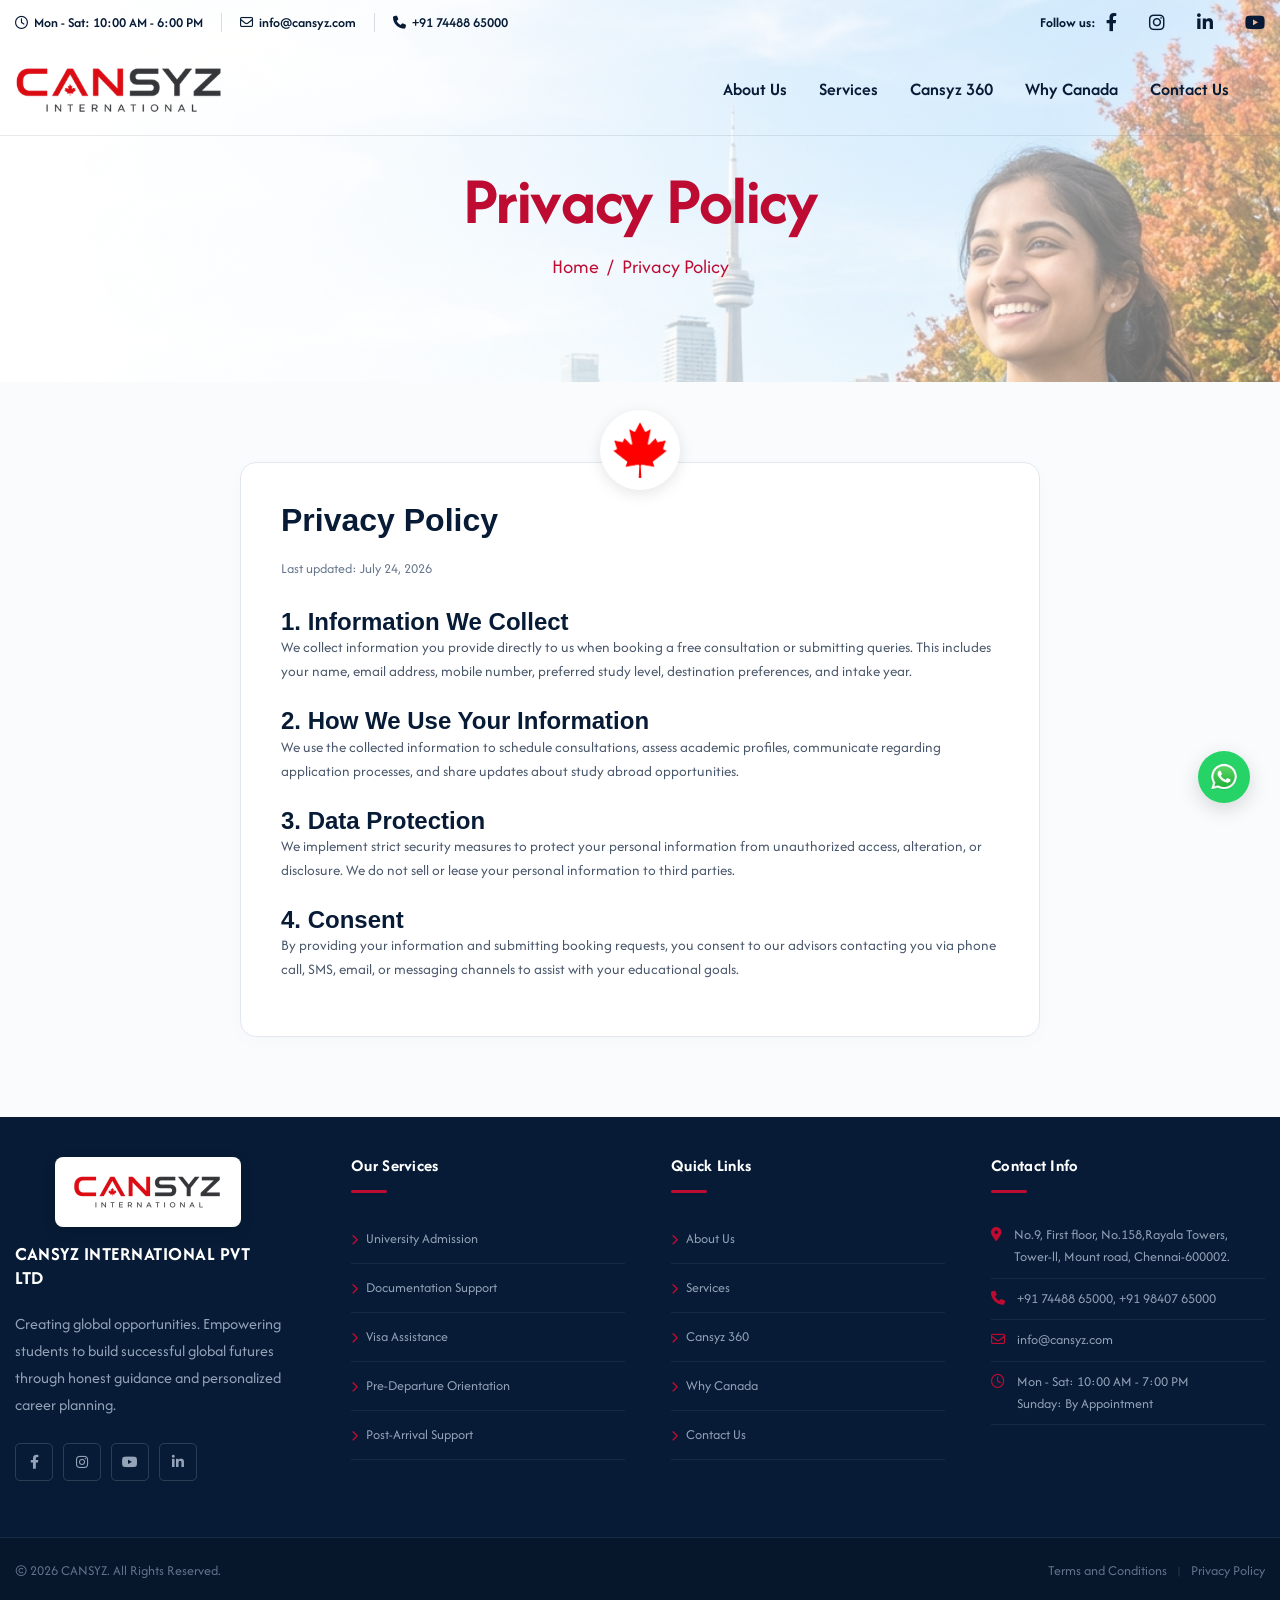
<file: privacy.html>
<!DOCTYPE html>
<html lang="zxx">

<head>
    <meta charset="utf-8">
    <meta http-equiv="X-UA-Compatible" content="IE=edge">
    <meta name="viewport" content="width=device-width, initial-scale=1.0, maximum-scale=1">
    <meta name="description" content="Read the Privacy Policy of CANSYZ International. Find out how we safeguard your personal details and consultation query records.">
    <meta name="keywords" content="privacy policy, CANSYZ privacy, secure data, study abroad, Chennai consult">
    <meta name="author" content="CANSYZ International">
    <title>CANSYZ - Privacy Policy</title>
    <link rel="shortcut icon" type="image/png" href="images/Flag_of_Canada_leaf.webp">
    <link rel="preconnect" href="https://fonts.googleapis.com">
    <link rel="preconnect" href="https://fonts.gstatic.com" crossorigin>
    <link href="https://fonts.googleapis.com/css2?family=Afacad+Flux:wght@100..1000&family=Cormorant+Garamond:ital,wght@0,300;0,400;0,500;0,600;0,700;1,300;1,400;1,500;1,600;1,700&display=swap" rel="stylesheet">
    <link href="css/bootstrap.min.css" rel="stylesheet" media="screen">
    <link href="css/slicknav.min.css" rel="stylesheet">
    <link rel="stylesheet" href="css/swiper-bundle.min.css">
    <link href="css/all.min.css" rel="stylesheet" media="screen">
    <link href="css/animate.css" rel="stylesheet">
    <link rel="stylesheet" href="css/magnific-popup.css">
    <link rel="stylesheet" href="css/mousecursor.css">
    <link href="css/custom.css" rel="stylesheet" media="screen">
</head>

<body>
    <div id="loading-icon"><img src="images/Flag_of_Canada_leaf.webp" alt="" class="canada-loader-leaf"></div>

    <div class="topbar">
        <div class="container">
            <div class="row align-items-center">
                <div class="col-lg-8 col-md-12">
                    <div class="topbar-contact-info">
                        <ul>
                            <li><i class="fa-regular fa-clock"></i> Mon - Sat: 10:00 AM - 6:00 PM</li>
                            <li><i class="fa-regular fa-envelope"></i> <a href="mailto:info@cansyz.com">info@cansyz.com</a></li>
                            <li><i class="fa-solid fa-phone"></i> <a href="tel:+917448865000">+91 74488 65000</a></li>
                        </ul>
                    </div>
                </div>
                <div class="col-lg-4 col-md-12">
                    <div class="topbar-social-icons">
                        <span class="social-label">Follow us:</span>
                        <ul>
                            <li><a href="#"><i class="fa-brands fa-facebook-f"></i></a></li>
                            <li><a href="#"><i class="fa-brands fa-instagram"></i></a></li>
                            <li><a href="#"><i class="fa-brands fa-linkedin-in"></i></a></li>
                            <li><a href="#"><i class="fa-brands fa-youtube"></i></a></li>
                        </ul>
                    </div>
                </div>
            </div>
        </div>
    </div>

    <header class="main-header header-redesign">
        <div class="header-sticky">
            <nav class="navbar navbar-expand-lg">
                <div class="container">
                    <a class="navbar-brand" href="./"><img src="images/cansys-international-logo.png" alt="CANSYZ Logo" style="max-height: 70px;"></a>
                    <div class="collapse navbar-collapse main-menu">
                        <div class="nav-menu-wrapper ms-auto">
                            <ul class="navbar-nav ms-auto" id="menu">
                                <li class="nav-item"><a class="nav-link" href="about.html">About Us</a></li>
                                <li class="nav-item"><a class="nav-link" href="services.html">Services</a></li>
                                <li class="nav-item"><a class="nav-link" href="cansyz-360.html">Cansyz 360</a></li>
                                <li class="nav-item"><a class="nav-link" href="why-canada.html">Why Canada</a></li>
                                <li class="nav-item"><a class="nav-link" href="contact.html">Contact Us</a></li>
                            </ul>
                        </div>
                    </div>
                    <button class="header-hamburger-btn d-none d-lg-flex" type="button">
                        <span></span><span></span><span></span>
                    </button>
                    <div class="navbar-toggle"></div>
                </div>
            </nav>
            <div class="responsive-menu"></div>
        </div>
    </header>

    <div class="page-header parallaxie" style="background:linear-gradient(135deg,rgba(255, 255, 255, 0.88) 0%,rgba(255, 255, 255, 0.65) 45%,rgba(255, 255, 255, 0.15) 100%),url('images/hero_student_canada_banner.jpg') center center/cover no-repeat fixed; position: relative; overflow: hidden;">
        <div class="container" style="position: relative; z-index: 2;">
            <div class="row align-items-center">
                <div class="col-lg-12" style="padding-top: 60px;">
                    <div class="page-header-box">
                        <h1 class="text-anime-style-3" style="color: #BE0B32;" data-cursor="-opaque">Privacy Policy</h1>
                        <nav class="wow fadeInUp">
                            <ol class="breadcrumb">
                                <li class="breadcrumb-item"><a href="./">home</a></li>
                                <li class="breadcrumb-item active" aria-current="page">privacy policy</li>
                            </ol>
                        </nav>
                    </div>
                </div>
            </div>
        </div>
    </div>

    <div class="terms-privacy-content-section" style="padding: 80px 0; background: #fafbfc;">
        <div class="container">
            <div class="row">
                <div class="col-lg-12">
                    <div style="background: #ffffff; padding: 40px; border-radius: 16px; border: 1px solid #e2e8f0; box-shadow: 0 4px 20px rgba(0,0,0,0.02); max-width: 800px; margin: 0 auto;">
                        <h2 style="color: #071b36; margin-bottom: 20px; font-family: 'Outfit', sans-serif; font-weight: 800;">Privacy Policy</h2>
                        <p style="color: #64748b; font-size: 14px; margin-bottom: 30px; font-family: 'Afacad Flux', sans-serif;">Last updated: July 24, 2026</p>
                        
                        <h4 style="color: #071b36; margin-top: 25px; font-family: 'Outfit', sans-serif; font-weight: 700;">1. Information We Collect</h4>
                        <p style="color: #475569; line-height: 1.6; margin-bottom: 15px; font-family: 'Afacad Flux', sans-serif; font-size: 15px;">We collect information you provide directly to us when booking a free consultation or submitting queries. This includes your name, email address, mobile number, preferred study level, destination preferences, and intake year.</p>
                        
                        <h4 style="color: #071b36; margin-top: 25px; font-family: 'Outfit', sans-serif; font-weight: 700;">2. How We Use Your Information</h4>
                        <p style="color: #475569; line-height: 1.6; margin-bottom: 15px; font-family: 'Afacad Flux', sans-serif; font-size: 15px;">We use the collected information to schedule consultations, assess academic profiles, communicate regarding application processes, and share updates about study abroad opportunities.</p>
                        
                        <h4 style="color: #071b36; margin-top: 25px; font-family: 'Outfit', sans-serif; font-weight: 700;">3. Data Protection</h4>
                        <p style="color: #475569; line-height: 1.6; margin-bottom: 15px; font-family: 'Afacad Flux', sans-serif; font-size: 15px;">We implement strict security measures to protect your personal information from unauthorized access, alteration, or disclosure. We do not sell or lease your personal information to third parties.</p>
                        
                        <h4 style="color: #071b36; margin-top: 25px; font-family: 'Outfit', sans-serif; font-weight: 700;">4. Consent</h4>
                        <p style="color: #475569; line-height: 1.6; margin-bottom: 15px; font-family: 'Afacad Flux', sans-serif; font-size: 15px;">By providing your information and submitting booking requests, you consent to our advisors contacting you via phone call, SMS, email, or messaging channels to assist with your educational goals.</p>
                    </div>
                </div>
            </div>
        </div>
    </div>

    <!-- Footer Start -->
    <footer class="main-footer footer-redesign">
        <div class="container">
            <div class="row footer-main-row">

                <!-- Col 1: Logo + Leaf + Tagline + Social -->
                <div class="col-lg-3 col-md-6 col-12">
                    <div class="footer-brand">
                        <div class="footer-logo-container">
                            <div class="footer-logo-new" style="margin-bottom: 0;">
                                <img src="images/cansys-international-logo.png" alt="CANSYZ Logo" class="footer-logo-img" loading="lazy">
                            </div>
                            <h4 class="footer-logo-text">CANSYZ INTERNATIONAL PVT LTD</h4>
                        </div>
                        <p class="footer-tagline">Creating global opportunities. Empowering students to build successful global futures through honest guidance and personalized career planning.</p>
                        <div class="footer-social-new">
                            <a href="#" class="footer-soc-icon"><i class="fa-brands fa-facebook-f"></i></a>
                            <a href="#" class="footer-soc-icon"><i class="fa-brands fa-instagram"></i></a>
                            <a href="#" class="footer-soc-icon"><i class="fa-brands fa-youtube"></i></a>
                            <a href="#" class="footer-soc-icon"><i class="fa-brands fa-linkedin-in"></i></a>
                        </div>
                    </div>
                </div>

                <!-- Col 2: Our Services -->
                <div class="col-lg-3 col-md-6 col-12">
                    <div class="footer-links-new">
                        <h4 class="footer-col-title">Our Services</h4>
                        <div class="footer-col-underline"></div>
                        <ul>
                            <li><a href="services.html"><i class="fa-solid fa-chevron-right"></i> University Admission</a></li>
                            <li><a href="services.html"><i class="fa-solid fa-chevron-right"></i> Documentation Support</a></li>
                            <li><a href="services.html"><i class="fa-solid fa-chevron-right"></i> Visa Assistance</a></li>
                            <li><a href="services.html"><i class="fa-solid fa-chevron-right"></i> Pre-Departure Orientation</a></li>
                            <li><a href="services.html"><i class="fa-solid fa-chevron-right"></i> Post-Arrival Support</a></li>
                        </ul>
                    </div>
                </div>

                <!-- Col 3: Quick Links -->
                <div class="col-lg-3 col-md-6 col-12">
                    <div class="footer-links-new">
                        <h4 class="footer-col-title">Quick Links</h4>
                        <div class="footer-col-underline"></div>
                        <ul>
                            <li><a href="about.html"><i class="fa-solid fa-chevron-right"></i> About Us</a></li>
                            <li><a href="services.html"><i class="fa-solid fa-chevron-right"></i> Services</a></li>
                            <li><a href="cansyz-360.html"><i class="fa-solid fa-chevron-right"></i> Cansyz 360</a></li>
                            <li><a href="why-canada.html"><i class="fa-solid fa-chevron-right"></i> Why Canada</a></li>
                            <li><a href="contact.html"><i class="fa-solid fa-chevron-right"></i> Contact Us</a></li>
                        </ul>
                    </div>
                </div>

                <!-- Col 4: Contact Info -->
                <div class="col-lg-3 col-md-6 col-12">
                    <div class="footer-links-new">
                        <h4 class="footer-col-title">Contact Info</h4>
                        <div class="footer-col-underline"></div>
                        <ul class="footer-contact-list">
                            <li>
                                <i class="fa-solid fa-location-dot footer-contact-icon"></i>
                                <span>No.9, First floor, No.158,Rayala Towers, Tower-ll, Mount road, Chennai-600002.</span>
                            </li>
                            <li>
                                <i class="fa-solid fa-phone footer-contact-icon"></i>
                                <span>+91 74488 65000, +91 98407 65000</span>
                            </li>
                            <li>
                                <i class="fa-regular fa-envelope footer-contact-icon"></i>
                                <span>info@cansyz.com</span>
                            </li>
                            <li>
                                <i class="fa-regular fa-clock footer-contact-icon"></i>
                                <span>Mon - Sat: 10:00 AM - 7:00 PM<br>Sunday: By Appointment</span>
                            </li>
                        </ul>
                    </div>
                </div>
            </div>
        </div>

        <!-- Footer Bottom Bar -->
        <div class="footer-bottom-bar">
            <div class="container">
                <div class="row align-items-center">
                    <div class="col-md-6 col-12">
                        <p class="footer-copyright-new">&copy; 2026 CANSYZ. All Rights Reserved.</p>
                    </div>
                    <div class="col-md-6 col-12">
                        <div class="footer-bottom-nav">
                            <a href="terms.html">Terms and Conditions</a>
                            <span class="fbn-sep">|</span>
                            <a href="privacy.html">Privacy Policy</a>
                        </div>
                    </div>
                </div>
            </div>
        </div>
    </footer>
    <!-- Footer End -->

    <script src="js/jquery-3.7.1.min.js"></script>
    <script src="js/bootstrap.min.js"></script>
    <script src="js/validator.min.js"></script>
    <script src="js/jquery.slicknav.js"></script>
    <script src="js/swiper-bundle.min.js"></script>
    <script src="js/jquery.waypoints.min.js"></script>
    <script src="js/jquery.counterup.min.js"></script>
    <script src="js/jquery.magnific-popup.min.js"></script>
    <script src="js/SmoothScroll.js"></script>
    <script src="js/parallaxie.js"></script>
    <script src="js/gsap.min.js"></script>
    <script src="js/magiccursor.js"></script>
    <script src="js/SplitText.js"></script>
    <script src="js/ScrollTrigger.min.js"></script>
    <script src="js/jquery.mb.YTPlayer.min.js"></script>
    <script src="js/wow.min.js"></script>
    <script src="js/function.js"></script>
</body>

</html>
</file>
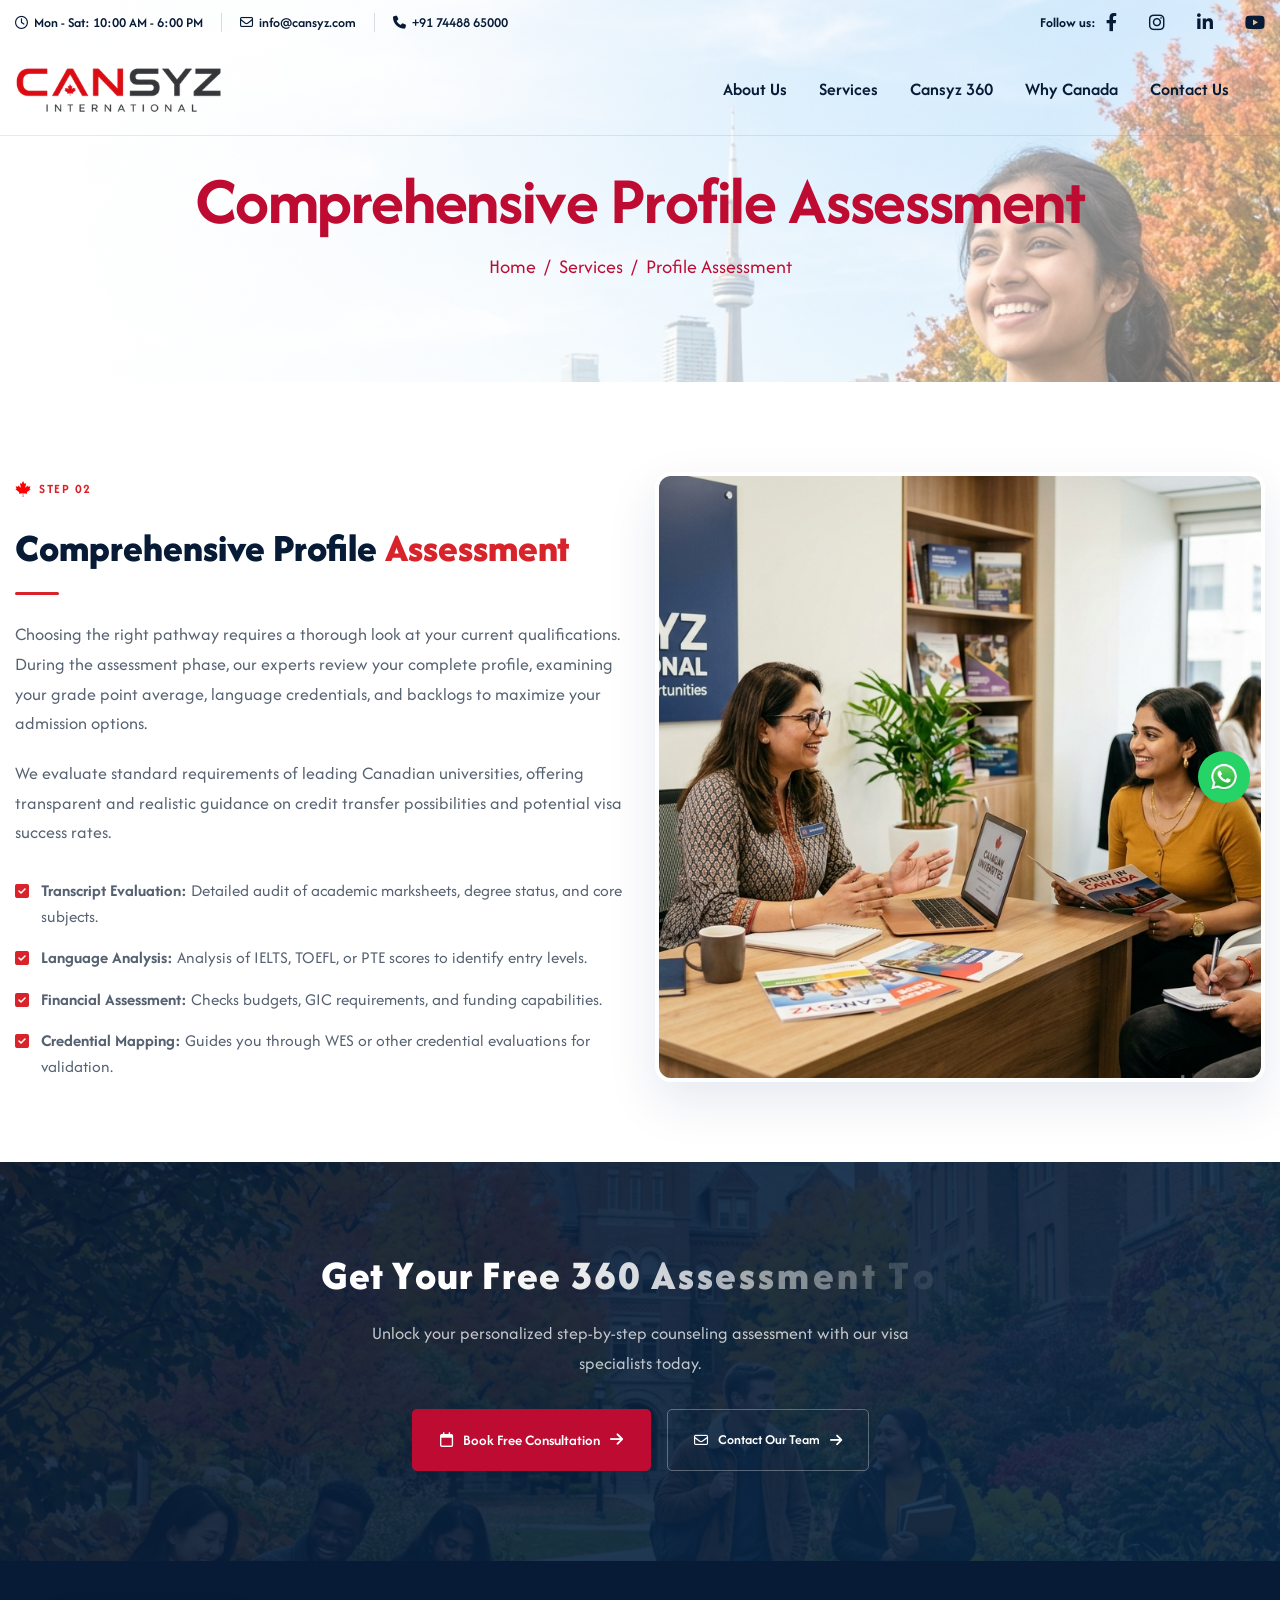
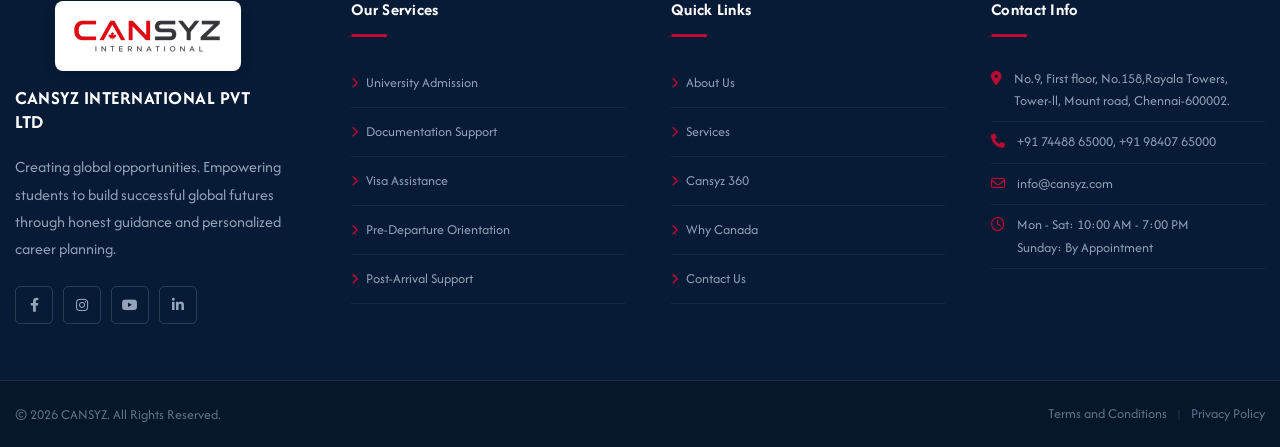
<file: service-assess.html>
<!DOCTYPE html>
<html lang="zxx">

<head>
    <meta charset="utf-8">
    <meta http-equiv="X-UA-Compatible" content="IE=edge">
    <meta name="viewport" content="width=device-width, initial-scale=1.0, maximum-scale=1">
    <meta name="description" content="Explore Profile Assessment and Evaluation with CANSYZ. Deep transcript audit, language proficiency analysis, and financial planning.">
    <meta name="keywords" content="profile assessment, credential evaluation, transcript audit, IELTS planning, CANSYZ study abroad">
    <meta name="author" content="CANSYZ International">
    <title>CANSYZ - Comprehensive Profile Assessment</title>
    <link rel="shortcut icon" type="image/png" href="images/Flag_of_Canada_leaf.webp">
    <link rel="preconnect" href="https://fonts.googleapis.com">
    <link rel="preconnect" href="https://fonts.gstatic.com" crossorigin>
    <link href="https://fonts.googleapis.com/css2?family=Afacad+Flux:wght@100..1000&family=Cormorant+Garamond:ital,wght@0,300;0,400;0,500;0,600;0,700;1,300;1,400;1,500;1,600;1,700&display=swap" rel="stylesheet">
    <link href="css/bootstrap.min.css" rel="stylesheet" media="screen">
    <link href="css/slicknav.min.css" rel="stylesheet">
    <link rel="stylesheet" href="css/swiper-bundle.min.css">
    <link href="css/all.min.css" rel="stylesheet" media="screen">
    <link href="css/animate.css" rel="stylesheet">
    <link rel="stylesheet" href="css/magnific-popup.css">
    <link rel="stylesheet" href="css/mousecursor.css">
    <link href="css/custom.css" rel="stylesheet" media="screen">
</head>

<body><div id="loading-icon"><img src="images/Flag_of_Canada_leaf.webp" alt="" class="canada-loader-leaf"></div>
        </div>
    </div>

    <div class="topbar">
        <div class="container">
            <div class="row align-items-center">
                <div class="col-lg-8 col-md-12">
                    <div class="topbar-contact-info">
                        <ul>
                            <li><i class="fa-regular fa-clock"></i> Mon - Sat: 10:00 AM - 6:00 PM</li>
                            <li><i class="fa-regular fa-envelope"></i> <a href="mailto:info@cansyz.com">info@cansyz.com</a></li>
                            <li><i class="fa-solid fa-phone"></i> <a href="tel:+917448865000">+91 74488 65000</a></li>
                        </ul>
                    </div>
                </div>
                <div class="col-lg-4 col-md-12">
                    <div class="topbar-social-icons">
                        <span class="social-label">Follow us:</span>
                        <ul>
                            <li><a href="#"><i class="fa-brands fa-facebook-f"></i></a></li>
                            <li><a href="#"><i class="fa-brands fa-instagram"></i></a></li>
                            <li><a href="#"><i class="fa-brands fa-linkedin-in"></i></a></li>
                            <li><a href="#"><i class="fa-brands fa-youtube"></i></a></li>
                        </ul>
                    </div>
                </div>
            </div>
        </div>
    </div>

    <header class="main-header header-redesign">
        <div class="header-sticky">
            <nav class="navbar navbar-expand-lg">
                <div class="container">
                    <a class="navbar-brand" href="./"><img src="images/cansys-international-logo.png" alt="CANSYZ Logo" style="max-height: 70px;"></a>
                    <div class="collapse navbar-collapse main-menu">
                        <div class="nav-menu-wrapper ms-auto">
                            <ul class="navbar-nav ms-auto" id="menu">
                                <li class="nav-item"><a class="nav-link" href="about.html">About Us</a></li>
                                <li class="nav-item active"><a class="nav-link" href="services.html">Services</a></li>
                                <li class="nav-item"><a class="nav-link" href="cansyz-360.html">Cansyz 360</a></li>
                                <li class="nav-item"><a class="nav-link" href="why-canada.html">Why Canada</a></li>
                                <li class="nav-item"><a class="nav-link" href="contact.html">Contact Us</a></li>
                            </ul>
                        </div>
                    </div>
                    <button class="header-hamburger-btn d-none d-lg-flex" type="button">
                        <span></span><span></span><span></span>
                    </button>
                    <div class="navbar-toggle"></div>
                </div>
            </nav>
            <div class="responsive-menu"></div>
        </div>
    </header>

    <div class="page-header parallaxie" style="background:linear-gradient(135deg,rgba(255, 255, 255, 0.88) 0%,rgba(255, 255, 255, 0.65) 45%,rgba(255, 255, 255, 0.15) 100%),url('images/hero_student_canada_banner.jpg') center center/cover no-repeat fixed; position: relative; overflow: hidden;">
        <div class="container" style="position: relative; z-index: 2;">
            <div class="row align-items-center">
                <div class="col-lg-12" style="padding-top: 60px;">
                    <div class="page-header-box">
                        <h1 class="text-anime-style-3" style="color: #BE0B32;" data-cursor="-opaque">Comprehensive Profile Assessment</h1>
                        <nav class="wow fadeInUp">
                            <ol class="breadcrumb">
                                <li class="breadcrumb-item"><a href="./">home</a></li>
                                <li class="breadcrumb-item"><a href="services.html">services</a></li>
                                <li class="breadcrumb-item active" aria-current="page">profile assessment</li>
                            </ol>
                        </nav>
                    </div>
                </div>
            </div>
        </div>
    </div>

    <!-- Details Section -->
    <section class="wc-intro-section" style="padding: 90px 0 80px 0;">
        <div class="container">
            <div class="row align-items-center g-5">
                <!-- Left Details Column -->
                <div class="col-lg-6 col-md-12">
                    <div class="wc-intro-content wow fadeInLeft" data-wow-delay="0.1s">
                        <div class="wc-badge">
                            <img src="images/Flag_of_Canada_leaf.webp" alt="Canada Maple Leaf" class="wc-badge-leaf">
                            <span>STEP 02</span>
                        </div>
                        <h2 class="wc-heading" style="font-size: 40px; line-height: 1.2; margin-bottom: 20px;">Comprehensive Profile <span class="wc-highlight">Assessment</span></h2>
                        <div class="wc-red-underline" style="margin-bottom: 25px;"></div>
                        <p style="font-family: 'Afacad Flux', sans-serif !important; font-size: 18px; color: #556171; line-height: 1.65; margin-bottom: 20px;">
                            Choosing the right pathway requires a thorough look at your current qualifications. During the assessment phase, our experts review your complete profile, examining your grade point average, language credentials, and backlogs to maximize your admission options.
                        </p>
                        <p style="font-family: 'Afacad Flux', sans-serif !important; font-size: 18px; color: #556171; line-height: 1.65;">
                            We evaluate standard requirements of leading Canadian universities, offering transparent and realistic guidance on credit transfer possibilities and potential visa success rates.
                        </p>
                        
                        <!-- Bullet Points -->
                        <ul class="detail-bullet-list">
                            <li>
                                <i class="fa-solid fa-square-check"></i>
                                <span><strong>Transcript Evaluation:</strong> Detailed audit of academic marksheets, degree status, and core subjects.</span>
                            </li>
                            <li>
                                <i class="fa-solid fa-square-check"></i>
                                <span><strong>Language Analysis:</strong> Analysis of IELTS, TOEFL, or PTE scores to identify entry levels.</span>
                            </li>
                            <li>
                                <i class="fa-solid fa-square-check"></i>
                                <span><strong>Financial Assessment:</strong> Checks budgets, GIC requirements, and funding capabilities.</span>
                            </li>
                            <li>
                                <i class="fa-solid fa-square-check"></i>
                                <span><strong>Credential Mapping:</strong> Guides you through WES or other credential evaluations for validation.</span>
                            </li>
                        </ul>
                    </div>
                </div>
                <!-- Right Image Column -->
                <div class="col-lg-6 col-md-12">
                    <div class="wc-intro-visual-wrap wow fadeInRight" data-wow-delay="0.2s" style="border: 4px solid #fff; box-shadow: 0 20px 50px rgba(0,39,104,0.1); border-radius: 16px; overflow: hidden;">
                        <div class="wc-intro-img-box" style="aspect-ratio: 1/1;">
                            <img src="images/path_to_success_counselor.jpg" alt="Comprehensive Profile Assessment" class="wc-intro-img" style="width:100%; height:100%; object-fit:cover;">
                        </div>
                    </div>
                </div>
            </div>
        </div>
    </section>

    <!-- CALL TO ACTION -->
    <section class="about-cta-section">
        <div class="container">
            <div class="cta-content">
                <h2 class="text-anime-style-3" style="color:#fff;" data-cursor="-opaque">Get Your Free 360 Assessment Today</h2>
                <p class="wow fadeInUp" data-wow-delay="0.1s" style="color: rgba(255,255,255,0.75); font-size:18px; margin: 20px auto 30px auto; max-width: 600px;">Unlock your personalized step-by-step counseling assessment with our visa specialists today.</p>
                <div class="cta-btns">
                    <a href="contact.html" class="hero-btn-primary" style="background:var(--accent-color);">
                        <i class="fa-regular fa-calendar"></i>
                        Book Free Consultation
                        <i class="fa-solid fa-arrow-right"></i>
                    </a>
                    <a href="contact.html" class="hero-btn-outline" style="background:transparent;border-color:rgba(255,255,255,0.3);color:#fff !important;">
                        <i class="fa-regular fa-envelope"></i>
                        Contact Our Team
                        <i class="fa-solid fa-arrow-right"></i>
                    </a>
                </div>
            </div>
        </div>
    </section>

        <footer class="main-footer footer-redesign">
        <div class="container">
            <div class="row footer-main-row">

                <!-- Col 1: Logo + Leaf + Tagline + Social -->
                <div class="col-lg-3 col-md-6 col-12">
                    <div class="footer-brand">
                        <div class="footer-logo-container">
                            <div class="footer-logo-new" style="margin-bottom: 0;">
                                <img src="images/cansys-international-logo.png" alt="CANSYZ Logo" class="footer-logo-img" loading="lazy">
                            </div>
                            <h4 class="footer-logo-text">CANSYZ INTERNATIONAL PVT LTD</h4>
                        </div>
                        <p class="footer-tagline">Creating global opportunities. Empowering students to build successful global futures through honest guidance and personalized career planning.</p>
                        <div class="footer-social-new">
                            <a href="#" class="footer-soc-icon"><i class="fa-brands fa-facebook-f"></i></a>
                            <a href="#" class="footer-soc-icon"><i class="fa-brands fa-instagram"></i></a>
                            <a href="#" class="footer-soc-icon"><i class="fa-brands fa-youtube"></i></a>
                            <a href="#" class="footer-soc-icon"><i class="fa-brands fa-linkedin-in"></i></a>
                        </div>
                    </div>
                </div>

                <!-- Col 2: Our Services -->
                <div class="col-lg-3 col-md-6 col-12">
                    <div class="footer-links-new">
                        <h4 class="footer-col-title">Our Services</h4>
                        <div class="footer-col-underline"></div>
                        <ul>
                            <li><a href="services.html"><i class="fa-solid fa-chevron-right"></i> University Admission</a></li>
                            <li><a href="services.html"><i class="fa-solid fa-chevron-right"></i> Documentation Support</a></li>
                            <li><a href="services.html"><i class="fa-solid fa-chevron-right"></i> Visa Assistance</a></li>
                            <li><a href="services.html"><i class="fa-solid fa-chevron-right"></i> Pre-Departure Orientation</a></li>
                            <li><a href="services.html"><i class="fa-solid fa-chevron-right"></i> Post-Arrival Support</a></li>
                        </ul>
                    </div>
                </div>

                <!-- Col 3: Quick Links -->
                <div class="col-lg-3 col-md-6 col-12">
                    <div class="footer-links-new">
                        <h4 class="footer-col-title">Quick Links</h4>
                        <div class="footer-col-underline"></div>
                        <ul>
                            <li><a href="about.html"><i class="fa-solid fa-chevron-right"></i> About Us</a></li>
                            <li><a href="services.html"><i class="fa-solid fa-chevron-right"></i> Services</a></li>
                            <li><a href="cansyz-360.html"><i class="fa-solid fa-chevron-right"></i> Cansyz 360</a></li>
                            <li><a href="why-canada.html"><i class="fa-solid fa-chevron-right"></i> Why Canada</a></li>
                            <li><a href="contact.html"><i class="fa-solid fa-chevron-right"></i> Contact Us</a></li>
                        </ul>
                    </div>
                </div>

                <!-- Col 4: Contact Info -->
                <div class="col-lg-3 col-md-6 col-12">
                    <div class="footer-links-new">
                        <h4 class="footer-col-title">Contact Info</h4>
                        <div class="footer-col-underline"></div>
                        <ul class="footer-contact-list">
                            <li>
                                <i class="fa-solid fa-location-dot footer-contact-icon"></i>
                                <span>No.9, First floor, No.158,Rayala Towers, Tower-ll, Mount road, Chennai-600002.</span>
                            </li>
                            <li>
                                <i class="fa-solid fa-phone footer-contact-icon"></i>
                                <span>+91 74488 65000, +91 98407 65000</span>
                            </li>
                            <li>
                                <i class="fa-regular fa-envelope footer-contact-icon"></i>
                                <span>info@cansyz.com</span>
                            </li>
                            <li>
                                <i class="fa-regular fa-clock footer-contact-icon"></i>
                                <span>Mon - Sat: 10:00 AM - 7:00 PM<br>Sunday: By Appointment</span>
                            </li>
                        </ul>
                    </div>
                </div>
            </div>
        </div>

        <!-- Footer Bottom Bar -->
        <div class="footer-bottom-bar">
            <div class="container">
                <div class="row align-items-center">
                    <div class="col-md-6 col-12">
                        <p class="footer-copyright-new">&copy; 2026 CANSYZ. All Rights Reserved.</p>
                    </div>
                    <div class="col-md-6 col-12">
                        <div class="footer-bottom-nav">
                            <a href="terms.html">Terms and Conditions</a>
                            <span class="fbn-sep">|</span>
                            <a href="privacy.html">Privacy Policy</a>
                        </div>
                    </div>
                </div>
            </div>
        </div>
    </footer>

    <script src="js/jquery-3.7.1.min.js"></script>
    <script src="js/bootstrap.min.js"></script>
    <script src="js/validator.min.js"></script>
    <script src="js/jquery.slicknav.js"></script>
    <script src="js/swiper-bundle.min.js"></script>
    <script src="js/jquery.waypoints.min.js"></script>
    <script src="js/jquery.counterup.min.js"></script>
    <script src="js/jquery.magnific-popup.min.js"></script>
    <script src="js/SmoothScroll.js"></script>
    <script src="js/parallaxie.js"></script>
    <script src="js/gsap.min.js"></script>
    <script src="js/magiccursor.js"></script>
    <script src="js/SplitText.js"></script>
    <script src="js/ScrollTrigger.min.js"></script>
    <script src="js/jquery.mb.YTPlayer.min.js"></script>
    <script src="js/wow.min.js"></script>
    <script src="js/function.js"></script>
</body>

</html>
</file>
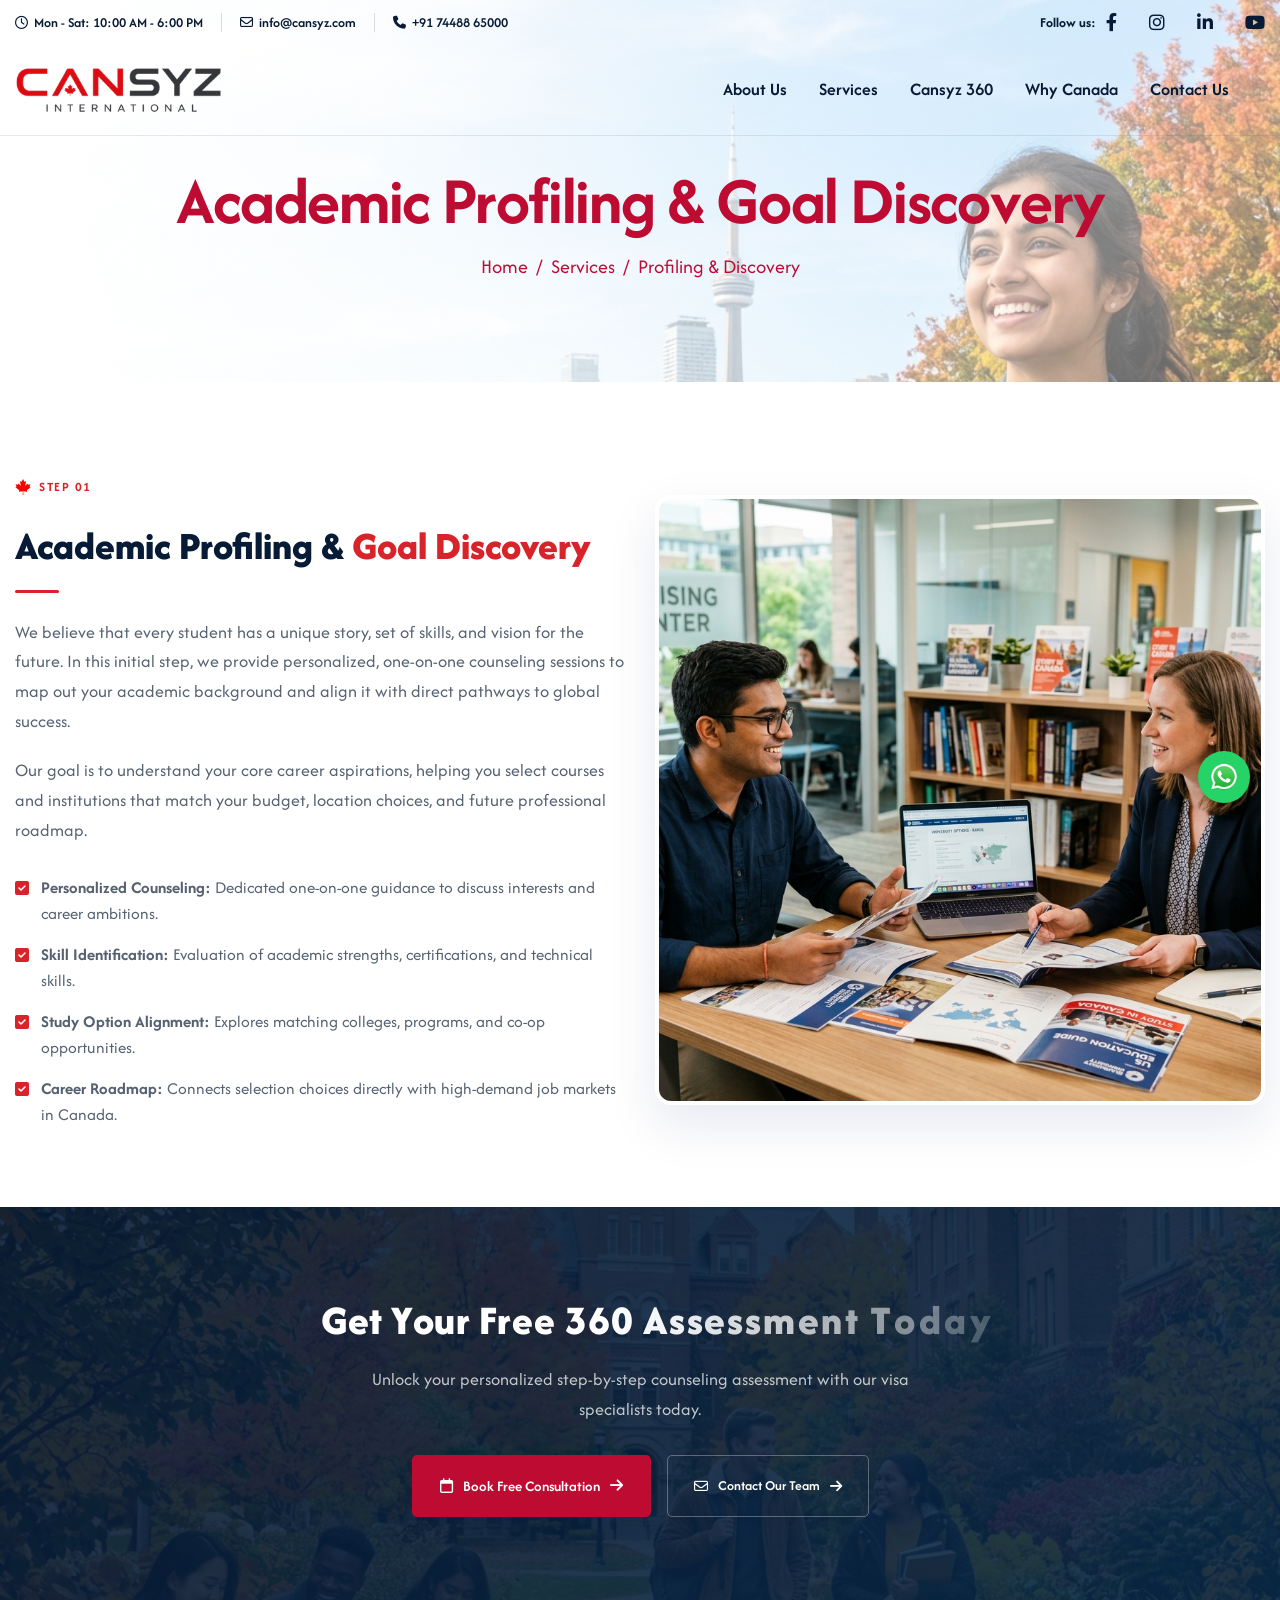
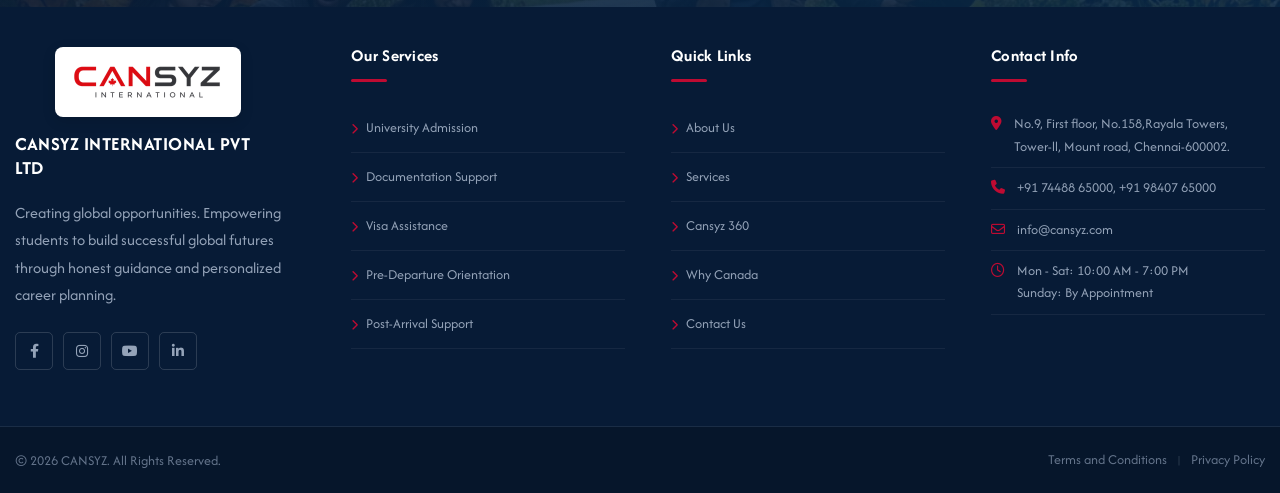
<file: service-discover.html>
<!DOCTYPE html>
<html lang="zxx">

<head>
    <meta charset="utf-8">
    <meta http-equiv="X-UA-Compatible" content="IE=edge">
    <meta name="viewport" content="width=device-width, initial-scale=1.0, maximum-scale=1">
    <meta name="description" content="Explore Academic Profiling & Goal Discovery with CANSYZ. One-on-one student counseling and evaluation of career interests and strengths.">
    <meta name="keywords" content="academic profiling, goal discovery, student counseling, study abroad advisor, CANSYZ">
    <meta name="author" content="CANSYZ International">
    <title>CANSYZ - Academic Profiling & Goal Discovery</title>
    <link rel="shortcut icon" type="image/png" href="images/Flag_of_Canada_leaf.webp">
    <link rel="preconnect" href="https://fonts.googleapis.com">
    <link rel="preconnect" href="https://fonts.gstatic.com" crossorigin>
    <link href="https://fonts.googleapis.com/css2?family=Afacad+Flux:wght@100..1000&family=Cormorant+Garamond:ital,wght@0,300;0,400;0,500;0,600;0,700;1,300;1,400;1,500;1,600;1,700&display=swap" rel="stylesheet">
    <link href="css/bootstrap.min.css" rel="stylesheet" media="screen">
    <link href="css/slicknav.min.css" rel="stylesheet">
    <link rel="stylesheet" href="css/swiper-bundle.min.css">
    <link href="css/all.min.css" rel="stylesheet" media="screen">
    <link href="css/animate.css" rel="stylesheet">
    <link rel="stylesheet" href="css/magnific-popup.css">
    <link rel="stylesheet" href="css/mousecursor.css">
    <link href="css/custom.css" rel="stylesheet" media="screen">
</head>

<body><div id="loading-icon"><img src="images/Flag_of_Canada_leaf.webp" alt="" class="canada-loader-leaf"></div>
        </div>
    </div>

    <div class="topbar">
        <div class="container">
            <div class="row align-items-center">
                <div class="col-lg-8 col-md-12">
                    <div class="topbar-contact-info">
                        <ul>
                            <li><i class="fa-regular fa-clock"></i> Mon - Sat: 10:00 AM - 6:00 PM</li>
                            <li><i class="fa-regular fa-envelope"></i> <a href="mailto:info@cansyz.com">info@cansyz.com</a></li>
                            <li><i class="fa-solid fa-phone"></i> <a href="tel:+917448865000">+91 74488 65000</a></li>
                        </ul>
                    </div>
                </div>
                <div class="col-lg-4 col-md-12">
                    <div class="topbar-social-icons">
                        <span class="social-label">Follow us:</span>
                        <ul>
                            <li><a href="#"><i class="fa-brands fa-facebook-f"></i></a></li>
                            <li><a href="#"><i class="fa-brands fa-instagram"></i></a></li>
                            <li><a href="#"><i class="fa-brands fa-linkedin-in"></i></a></li>
                            <li><a href="#"><i class="fa-brands fa-youtube"></i></a></li>
                        </ul>
                    </div>
                </div>
            </div>
        </div>
    </div>

    <header class="main-header header-redesign">
        <div class="header-sticky">
            <nav class="navbar navbar-expand-lg">
                <div class="container">
                    <a class="navbar-brand" href="./"><img src="images/cansys-international-logo.png" alt="CANSYZ Logo" style="max-height: 70px;"></a>
                    <div class="collapse navbar-collapse main-menu">
                        <div class="nav-menu-wrapper ms-auto">
                            <ul class="navbar-nav ms-auto" id="menu">
                                <li class="nav-item"><a class="nav-link" href="about.html">About Us</a></li>
                                <li class="nav-item active"><a class="nav-link" href="services.html">Services</a></li>
                                <li class="nav-item"><a class="nav-link" href="cansyz-360.html">Cansyz 360</a></li>
                                <li class="nav-item"><a class="nav-link" href="why-canada.html">Why Canada</a></li>
                                <li class="nav-item"><a class="nav-link" href="contact.html">Contact Us</a></li>
                            </ul>
                        </div>
                    </div>
                    <button class="header-hamburger-btn d-none d-lg-flex" type="button">
                        <span></span><span></span><span></span>
                    </button>
                    <div class="navbar-toggle"></div>
                </div>
            </nav>
            <div class="responsive-menu"></div>
        </div>
    </header>

    <div class="page-header parallaxie" style="background:linear-gradient(135deg,rgba(255, 255, 255, 0.88) 0%,rgba(255, 255, 255, 0.65) 45%,rgba(255, 255, 255, 0.15) 100%),url('images/hero_student_canada_banner.jpg') center center/cover no-repeat fixed; position: relative; overflow: hidden;">
        <div class="container" style="position: relative; z-index: 2;">
            <div class="row align-items-center">
                <div class="col-lg-12" style="padding-top: 60px;">
                    <div class="page-header-box">
                        <h1 class="text-anime-style-3" style="color: #BE0B32;" data-cursor="-opaque">Academic Profiling & Goal Discovery</h1>
                        <nav class="wow fadeInUp">
                            <ol class="breadcrumb">
                                <li class="breadcrumb-item"><a href="./">home</a></li>
                                <li class="breadcrumb-item"><a href="services.html">services</a></li>
                                <li class="breadcrumb-item active" aria-current="page">profiling & discovery</li>
                            </ol>
                        </nav>
                    </div>
                </div>
            </div>
        </div>
    </div>

    <!-- Details Section -->
    <section class="wc-intro-section" style="padding: 90px 0 80px 0;">
        <div class="container">
            <div class="row align-items-center g-5">
                <!-- Left Details Column -->
                <div class="col-lg-6 col-md-12">
                    <div class="wc-intro-content wow fadeInLeft" data-wow-delay="0.1s">
                        <div class="wc-badge">
                            <img src="images/Flag_of_Canada_leaf.webp" alt="Canada Maple Leaf" class="wc-badge-leaf">
                            <span>STEP 01</span>
                        </div>
                        <h2 class="wc-heading" style="font-size: 40px; line-height: 1.2; margin-bottom: 20px;">Academic Profiling & <span class="wc-highlight">Goal Discovery</span></h2>
                        <div class="wc-red-underline" style="margin-bottom: 25px;"></div>
                        <p style="font-family: 'Afacad Flux', sans-serif !important; font-size: 18px; color: #556171; line-height: 1.65; margin-bottom: 20px;">
                            We believe that every student has a unique story, set of skills, and vision for the future. In this initial step, we provide personalized, one-on-one counseling sessions to map out your academic background and align it with direct pathways to global success.
                        </p>
                        <p style="font-family: 'Afacad Flux', sans-serif !important; font-size: 18px; color: #556171; line-height: 1.65;">
                            Our goal is to understand your core career aspirations, helping you select courses and institutions that match your budget, location choices, and future professional roadmap.
                        </p>
                        
                        <!-- Bullet Points -->
                        <ul class="detail-bullet-list">
                            <li>
                                <i class="fa-solid fa-square-check"></i>
                                <span><strong>Personalized Counseling:</strong> Dedicated one-on-one guidance to discuss interests and career ambitions.</span>
                            </li>
                            <li>
                                <i class="fa-solid fa-square-check"></i>
                                <span><strong>Skill Identification:</strong> Evaluation of academic strengths, certifications, and technical skills.</span>
                            </li>
                            <li>
                                <i class="fa-solid fa-square-check"></i>
                                <span><strong>Study Option Alignment:</strong> Explores matching colleges, programs, and co-op opportunities.</span>
                            </li>
                            <li>
                                <i class="fa-solid fa-square-check"></i>
                                <span><strong>Career Roadmap:</strong> Connects selection choices directly with high-demand job markets in Canada.</span>
                            </li>
                        </ul>
                    </div>
                </div>
                <!-- Right Image Column -->
                <div class="col-lg-6 col-md-12">
                    <div class="wc-intro-visual-wrap wow fadeInRight" data-wow-delay="0.2s" style="border: 4px solid #fff; box-shadow: 0 20px 50px rgba(0,39,104,0.1); border-radius: 16px; overflow: hidden;">
                        <div class="wc-intro-img-box" style="aspect-ratio: 1/1;">
                            <img src="images/services_consultation.jpg" alt="Academic Profiling & Goal Discovery" class="wc-intro-img" style="width:100%; height:100%; object-fit:cover;">
                        </div>
                    </div>
                </div>
            </div>
        </div>
    </section>

    <!-- CALL TO ACTION -->
    <section class="about-cta-section">
        <div class="container">
            <div class="cta-content">
                <h2 class="text-anime-style-3" style="color:#fff;" data-cursor="-opaque">Get Your Free 360 Assessment Today</h2>
                <p class="wow fadeInUp" data-wow-delay="0.1s" style="color: rgba(255,255,255,0.75); font-size:18px; margin: 20px auto 30px auto; max-width: 600px;">Unlock your personalized step-by-step counseling assessment with our visa specialists today.</p>
                <div class="cta-btns">
                    <a href="contact.html" class="hero-btn-primary" style="background:var(--accent-color);">
                        <i class="fa-regular fa-calendar"></i>
                        Book Free Consultation
                        <i class="fa-solid fa-arrow-right"></i>
                    </a>
                    <a href="contact.html" class="hero-btn-outline" style="background:transparent;border-color:rgba(255,255,255,0.3);color:#fff !important;">
                        <i class="fa-regular fa-envelope"></i>
                        Contact Our Team
                        <i class="fa-solid fa-arrow-right"></i>
                    </a>
                </div>
            </div>
        </div>
    </section>

        <footer class="main-footer footer-redesign">
        <div class="container">
            <div class="row footer-main-row">

                <!-- Col 1: Logo + Leaf + Tagline + Social -->
                <div class="col-lg-3 col-md-6 col-12">
                    <div class="footer-brand">
                        <div class="footer-logo-container">
                            <div class="footer-logo-new" style="margin-bottom: 0;">
                                <img src="images/cansys-international-logo.png" alt="CANSYZ Logo" class="footer-logo-img" loading="lazy">
                            </div>
                            <h4 class="footer-logo-text">CANSYZ INTERNATIONAL PVT LTD</h4>
                        </div>
                        <p class="footer-tagline">Creating global opportunities. Empowering students to build successful global futures through honest guidance and personalized career planning.</p>
                        <div class="footer-social-new">
                            <a href="#" class="footer-soc-icon"><i class="fa-brands fa-facebook-f"></i></a>
                            <a href="#" class="footer-soc-icon"><i class="fa-brands fa-instagram"></i></a>
                            <a href="#" class="footer-soc-icon"><i class="fa-brands fa-youtube"></i></a>
                            <a href="#" class="footer-soc-icon"><i class="fa-brands fa-linkedin-in"></i></a>
                        </div>
                    </div>
                </div>

                <!-- Col 2: Our Services -->
                <div class="col-lg-3 col-md-6 col-12">
                    <div class="footer-links-new">
                        <h4 class="footer-col-title">Our Services</h4>
                        <div class="footer-col-underline"></div>
                        <ul>
                            <li><a href="services.html"><i class="fa-solid fa-chevron-right"></i> University Admission</a></li>
                            <li><a href="services.html"><i class="fa-solid fa-chevron-right"></i> Documentation Support</a></li>
                            <li><a href="services.html"><i class="fa-solid fa-chevron-right"></i> Visa Assistance</a></li>
                            <li><a href="services.html"><i class="fa-solid fa-chevron-right"></i> Pre-Departure Orientation</a></li>
                            <li><a href="services.html"><i class="fa-solid fa-chevron-right"></i> Post-Arrival Support</a></li>
                        </ul>
                    </div>
                </div>

                <!-- Col 3: Quick Links -->
                <div class="col-lg-3 col-md-6 col-12">
                    <div class="footer-links-new">
                        <h4 class="footer-col-title">Quick Links</h4>
                        <div class="footer-col-underline"></div>
                        <ul>
                            <li><a href="about.html"><i class="fa-solid fa-chevron-right"></i> About Us</a></li>
                            <li><a href="services.html"><i class="fa-solid fa-chevron-right"></i> Services</a></li>
                            <li><a href="cansyz-360.html"><i class="fa-solid fa-chevron-right"></i> Cansyz 360</a></li>
                            <li><a href="why-canada.html"><i class="fa-solid fa-chevron-right"></i> Why Canada</a></li>
                            <li><a href="contact.html"><i class="fa-solid fa-chevron-right"></i> Contact Us</a></li>
                        </ul>
                    </div>
                </div>

                <!-- Col 4: Contact Info -->
                <div class="col-lg-3 col-md-6 col-12">
                    <div class="footer-links-new">
                        <h4 class="footer-col-title">Contact Info</h4>
                        <div class="footer-col-underline"></div>
                        <ul class="footer-contact-list">
                            <li>
                                <i class="fa-solid fa-location-dot footer-contact-icon"></i>
                                <span>No.9, First floor, No.158,Rayala Towers, Tower-ll, Mount road, Chennai-600002.</span>
                            </li>
                            <li>
                                <i class="fa-solid fa-phone footer-contact-icon"></i>
                                <span>+91 74488 65000, +91 98407 65000</span>
                            </li>
                            <li>
                                <i class="fa-regular fa-envelope footer-contact-icon"></i>
                                <span>info@cansyz.com</span>
                            </li>
                            <li>
                                <i class="fa-regular fa-clock footer-contact-icon"></i>
                                <span>Mon - Sat: 10:00 AM - 7:00 PM<br>Sunday: By Appointment</span>
                            </li>
                        </ul>
                    </div>
                </div>
            </div>
        </div>

        <!-- Footer Bottom Bar -->
        <div class="footer-bottom-bar">
            <div class="container">
                <div class="row align-items-center">
                    <div class="col-md-6 col-12">
                        <p class="footer-copyright-new">&copy; 2026 CANSYZ. All Rights Reserved.</p>
                    </div>
                    <div class="col-md-6 col-12">
                        <div class="footer-bottom-nav">
                            <a href="terms.html">Terms and Conditions</a>
                            <span class="fbn-sep">|</span>
                            <a href="privacy.html">Privacy Policy</a>
                        </div>
                    </div>
                </div>
            </div>
        </div>
    </footer>

    <script src="js/jquery-3.7.1.min.js"></script>
    <script src="js/bootstrap.min.js"></script>
    <script src="js/validator.min.js"></script>
    <script src="js/jquery.slicknav.js"></script>
    <script src="js/swiper-bundle.min.js"></script>
    <script src="js/jquery.waypoints.min.js"></script>
    <script src="js/jquery.counterup.min.js"></script>
    <script src="js/jquery.magnific-popup.min.js"></script>
    <script src="js/SmoothScroll.js"></script>
    <script src="js/parallaxie.js"></script>
    <script src="js/gsap.min.js"></script>
    <script src="js/magiccursor.js"></script>
    <script src="js/SplitText.js"></script>
    <script src="js/ScrollTrigger.min.js"></script>
    <script src="js/jquery.mb.YTPlayer.min.js"></script>
    <script src="js/wow.min.js"></script>
    <script src="js/function.js"></script>
</body>

</html>
</file>
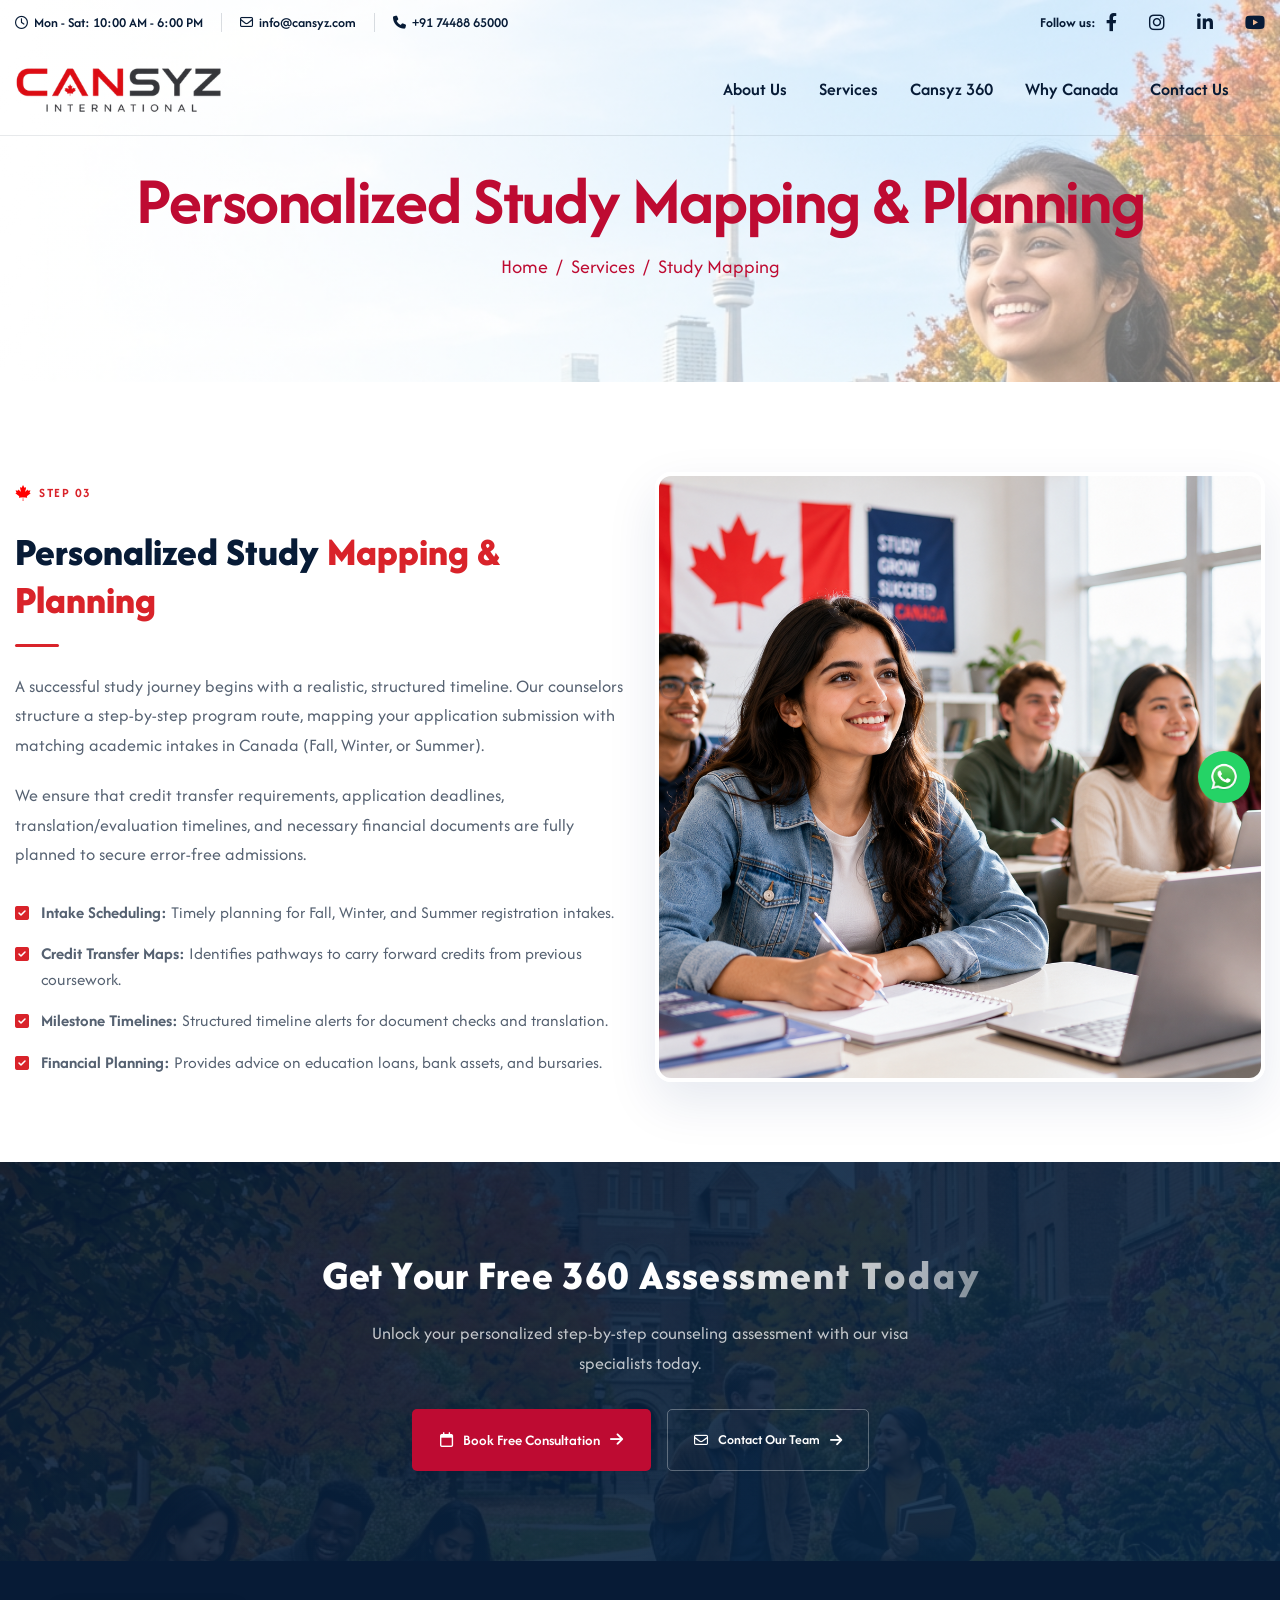
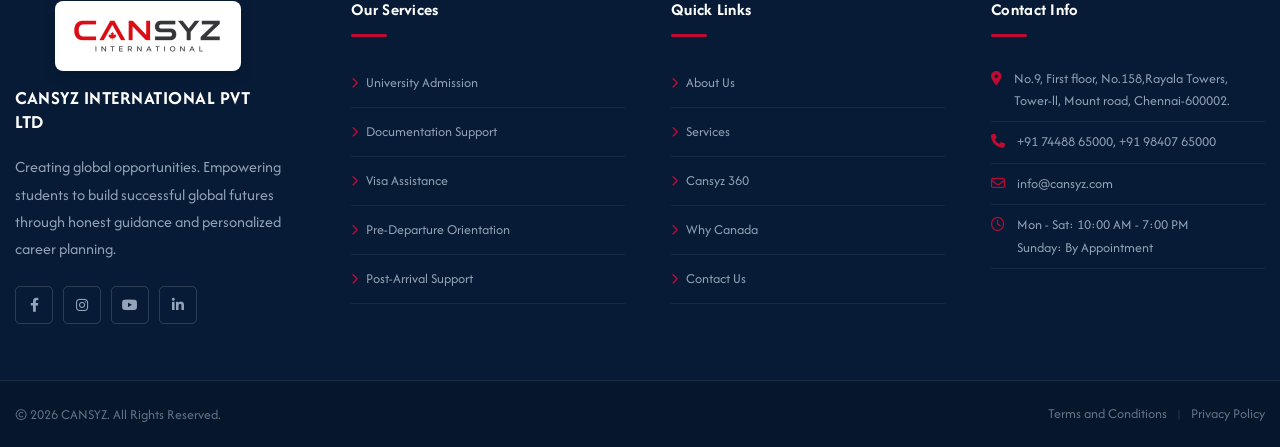
<file: service-plan.html>
<!DOCTYPE html>
<html lang="zxx">

<head>
    <meta charset="utf-8">
    <meta http-equiv="X-UA-Compatible" content="IE=edge">
    <meta name="viewport" content="width=device-width, initial-scale=1.0, maximum-scale=1">
    <meta name="description" content="Personalized Study Mapping and Planning with CANSYZ. Choosing academic intakes, document checklist management, and financial structure map.">
    <meta name="keywords" content="study mapping, study planning, document checklist, fall intake, CANSYZ study abroad">
    <meta name="author" content="CANSYZ International">
    <title>CANSYZ - Personalized Study Mapping & Planning</title>
    <link rel="shortcut icon" type="image/png" href="images/Flag_of_Canada_leaf.webp">
    <link rel="preconnect" href="https://fonts.googleapis.com">
    <link rel="preconnect" href="https://fonts.gstatic.com" crossorigin>
    <link href="https://fonts.googleapis.com/css2?family=Afacad+Flux:wght@100..1000&family=Cormorant+Garamond:ital,wght@0,300;0,400;0,500;0,600;0,700;1,300;1,400;1,500;1,600;1,700&display=swap" rel="stylesheet">
    <link href="css/bootstrap.min.css" rel="stylesheet" media="screen">
    <link href="css/slicknav.min.css" rel="stylesheet">
    <link rel="stylesheet" href="css/swiper-bundle.min.css">
    <link href="css/all.min.css" rel="stylesheet" media="screen">
    <link href="css/animate.css" rel="stylesheet">
    <link rel="stylesheet" href="css/magnific-popup.css">
    <link rel="stylesheet" href="css/mousecursor.css">
    <link href="css/custom.css" rel="stylesheet" media="screen">
</head>

<body><div id="loading-icon"><img src="images/Flag_of_Canada_leaf.webp" alt="" class="canada-loader-leaf"></div>
        </div>
    </div>

    <div class="topbar">
        <div class="container">
            <div class="row align-items-center">
                <div class="col-lg-8 col-md-12">
                    <div class="topbar-contact-info">
                        <ul>
                            <li><i class="fa-regular fa-clock"></i> Mon - Sat: 10:00 AM - 6:00 PM</li>
                            <li><i class="fa-regular fa-envelope"></i> <a href="mailto:info@cansyz.com">info@cansyz.com</a></li>
                            <li><i class="fa-solid fa-phone"></i> <a href="tel:+917448865000">+91 74488 65000</a></li>
                        </ul>
                    </div>
                </div>
                <div class="col-lg-4 col-md-12">
                    <div class="topbar-social-icons">
                        <span class="social-label">Follow us:</span>
                        <ul>
                            <li><a href="#"><i class="fa-brands fa-facebook-f"></i></a></li>
                            <li><a href="#"><i class="fa-brands fa-instagram"></i></a></li>
                            <li><a href="#"><i class="fa-brands fa-linkedin-in"></i></a></li>
                            <li><a href="#"><i class="fa-brands fa-youtube"></i></a></li>
                        </ul>
                    </div>
                </div>
            </div>
        </div>
    </div>

    <header class="main-header header-redesign">
        <div class="header-sticky">
            <nav class="navbar navbar-expand-lg">
                <div class="container">
                    <a class="navbar-brand" href="./"><img src="images/cansys-international-logo.png" alt="CANSYZ Logo" style="max-height: 70px;"></a>
                    <div class="collapse navbar-collapse main-menu">
                        <div class="nav-menu-wrapper ms-auto">
                            <ul class="navbar-nav ms-auto" id="menu">
                                <li class="nav-item"><a class="nav-link" href="about.html">About Us</a></li>
                                <li class="nav-item active"><a class="nav-link" href="services.html">Services</a></li>
                                <li class="nav-item"><a class="nav-link" href="cansyz-360.html">Cansyz 360</a></li>
                                <li class="nav-item"><a class="nav-link" href="why-canada.html">Why Canada</a></li>
                                <li class="nav-item"><a class="nav-link" href="contact.html">Contact Us</a></li>
                            </ul>
                        </div>
                    </div>
                    <button class="header-hamburger-btn d-none d-lg-flex" type="button">
                        <span></span><span></span><span></span>
                    </button>
                    <div class="navbar-toggle"></div>
                </div>
            </nav>
            <div class="responsive-menu"></div>
        </div>
    </header>

    <div class="page-header parallaxie" style="background:linear-gradient(135deg,rgba(255, 255, 255, 0.88) 0%,rgba(255, 255, 255, 0.65) 45%,rgba(255, 255, 255, 0.15) 100%),url('images/hero_student_canada_banner.jpg') center center/cover no-repeat fixed; position: relative; overflow: hidden;">
        <div class="container" style="position: relative; z-index: 2;">
            <div class="row align-items-center">
                <div class="col-lg-12" style="padding-top: 60px;">
                    <div class="page-header-box">
                        <h1 class="text-anime-style-3" style="color: #BE0B32;" data-cursor="-opaque">Personalized Study Mapping & Planning</h1>
                        <nav class="wow fadeInUp">
                            <ol class="breadcrumb">
                                <li class="breadcrumb-item"><a href="./">home</a></li>
                                <li class="breadcrumb-item"><a href="services.html">services</a></li>
                                <li class="breadcrumb-item active" aria-current="page">study mapping</li>
                            </ol>
                        </nav>
                    </div>
                </div>
            </div>
        </div>
    </div>

    <!-- Details Section -->
    <section class="wc-intro-section" style="padding: 90px 0 80px 0;">
        <div class="container">
            <div class="row align-items-center g-5">
                <!-- Left Details Column -->
                <div class="col-lg-6 col-md-12">
                    <div class="wc-intro-content wow fadeInLeft" data-wow-delay="0.1s">
                        <div class="wc-badge">
                            <img src="images/Flag_of_Canada_leaf.webp" alt="Canada Maple Leaf" class="wc-badge-leaf">
                            <span>STEP 03</span>
                        </div>
                        <h2 class="wc-heading" style="font-size: 40px; line-height: 1.2; margin-bottom: 20px;">Personalized Study <span class="wc-highlight">Mapping & Planning</span></h2>
                        <div class="wc-red-underline" style="margin-bottom: 25px;"></div>
                        <p style="font-family: 'Afacad Flux', sans-serif !important; font-size: 18px; color: #556171; line-height: 1.65; margin-bottom: 20px;">
                            A successful study journey begins with a realistic, structured timeline. Our counselors structure a step-by-step program route, mapping your application submission with matching academic intakes in Canada (Fall, Winter, or Summer).
                        </p>
                        <p style="font-family: 'Afacad Flux', sans-serif !important; font-size: 18px; color: #556171; line-height: 1.65;">
                            We ensure that credit transfer requirements, application deadlines, translation/evaluation timelines, and necessary financial documents are fully planned to secure error-free admissions.
                        </p>
                        
                        <!-- Bullet Points -->
                        <ul class="detail-bullet-list">
                            <li>
                                <i class="fa-solid fa-square-check"></i>
                                <span><strong>Intake Scheduling:</strong> Timely planning for Fall, Winter, and Summer registration intakes.</span>
                            </li>
                            <li>
                                <i class="fa-solid fa-square-check"></i>
                                <span><strong>Credit Transfer Maps:</strong> Identifies pathways to carry forward credits from previous coursework.</span>
                            </li>
                            <li>
                                <i class="fa-solid fa-square-check"></i>
                                <span><strong>Milestone Timelines:</strong> Structured timeline alerts for document checks and translation.</span>
                            </li>
                            <li>
                                <i class="fa-solid fa-square-check"></i>
                                <span><strong>Financial Planning:</strong> Provides advice on education loans, bank assets, and bursaries.</span>
                            </li>
                        </ul>
                    </div>
                </div>
                <!-- Right Image Column -->
                <div class="col-lg-6 col-md-12">
                    <div class="wc-intro-visual-wrap wow fadeInRight" data-wow-delay="0.2s" style="border: 4px solid #fff; box-shadow: 0 20px 50px rgba(0,39,104,0.1); border-radius: 16px; overflow: hidden;">
                        <div class="wc-intro-img-box" style="aspect-ratio: 1/1;">
                            <img src="images/about-cansyz-2.png" alt="Personalized Study Mapping & Planning" class="wc-intro-img" style="width:100%; height:100%; object-fit:cover;">
                        </div>
                    </div>
                </div>
            </div>
        </div>
    </section>

    <!-- CALL TO ACTION -->
    <section class="about-cta-section">
        <div class="container">
            <div class="cta-content">
                <h2 class="text-anime-style-3" style="color:#fff;" data-cursor="-opaque">Get Your Free 360 Assessment Today</h2>
                <p class="wow fadeInUp" data-wow-delay="0.1s" style="color: rgba(255,255,255,0.75); font-size:18px; margin: 20px auto 30px auto; max-width: 600px;">Unlock your personalized step-by-step counseling assessment with our visa specialists today.</p>
                <div class="cta-btns">
                    <a href="contact.html" class="hero-btn-primary" style="background:var(--accent-color);">
                        <i class="fa-regular fa-calendar"></i>
                        Book Free Consultation
                        <i class="fa-solid fa-arrow-right"></i>
                    </a>
                    <a href="contact.html" class="hero-btn-outline" style="background:transparent;border-color:rgba(255,255,255,0.3);color:#fff !important;">
                        <i class="fa-regular fa-envelope"></i>
                        Contact Our Team
                        <i class="fa-solid fa-arrow-right"></i>
                    </a>
                </div>
            </div>
        </div>
    </section>

        <footer class="main-footer footer-redesign">
        <div class="container">
            <div class="row footer-main-row">

                <!-- Col 1: Logo + Leaf + Tagline + Social -->
                <div class="col-lg-3 col-md-6 col-12">
                    <div class="footer-brand">
                        <div class="footer-logo-container">
                            <div class="footer-logo-new" style="margin-bottom: 0;">
                                <img src="images/cansys-international-logo.png" alt="CANSYZ Logo" class="footer-logo-img" loading="lazy">
                            </div>
                            <h4 class="footer-logo-text">CANSYZ INTERNATIONAL PVT LTD</h4>
                        </div>
                        <p class="footer-tagline">Creating global opportunities. Empowering students to build successful global futures through honest guidance and personalized career planning.</p>
                        <div class="footer-social-new">
                            <a href="#" class="footer-soc-icon"><i class="fa-brands fa-facebook-f"></i></a>
                            <a href="#" class="footer-soc-icon"><i class="fa-brands fa-instagram"></i></a>
                            <a href="#" class="footer-soc-icon"><i class="fa-brands fa-youtube"></i></a>
                            <a href="#" class="footer-soc-icon"><i class="fa-brands fa-linkedin-in"></i></a>
                        </div>
                    </div>
                </div>

                <!-- Col 2: Our Services -->
                <div class="col-lg-3 col-md-6 col-12">
                    <div class="footer-links-new">
                        <h4 class="footer-col-title">Our Services</h4>
                        <div class="footer-col-underline"></div>
                        <ul>
                            <li><a href="services.html"><i class="fa-solid fa-chevron-right"></i> University Admission</a></li>
                            <li><a href="services.html"><i class="fa-solid fa-chevron-right"></i> Documentation Support</a></li>
                            <li><a href="services.html"><i class="fa-solid fa-chevron-right"></i> Visa Assistance</a></li>
                            <li><a href="services.html"><i class="fa-solid fa-chevron-right"></i> Pre-Departure Orientation</a></li>
                            <li><a href="services.html"><i class="fa-solid fa-chevron-right"></i> Post-Arrival Support</a></li>
                        </ul>
                    </div>
                </div>

                <!-- Col 3: Quick Links -->
                <div class="col-lg-3 col-md-6 col-12">
                    <div class="footer-links-new">
                        <h4 class="footer-col-title">Quick Links</h4>
                        <div class="footer-col-underline"></div>
                        <ul>
                            <li><a href="about.html"><i class="fa-solid fa-chevron-right"></i> About Us</a></li>
                            <li><a href="services.html"><i class="fa-solid fa-chevron-right"></i> Services</a></li>
                            <li><a href="cansyz-360.html"><i class="fa-solid fa-chevron-right"></i> Cansyz 360</a></li>
                            <li><a href="why-canada.html"><i class="fa-solid fa-chevron-right"></i> Why Canada</a></li>
                            <li><a href="contact.html"><i class="fa-solid fa-chevron-right"></i> Contact Us</a></li>
                        </ul>
                    </div>
                </div>

                <!-- Col 4: Contact Info -->
                <div class="col-lg-3 col-md-6 col-12">
                    <div class="footer-links-new">
                        <h4 class="footer-col-title">Contact Info</h4>
                        <div class="footer-col-underline"></div>
                        <ul class="footer-contact-list">
                            <li>
                                <i class="fa-solid fa-location-dot footer-contact-icon"></i>
                                <span>No.9, First floor, No.158,Rayala Towers, Tower-ll, Mount road, Chennai-600002.</span>
                            </li>
                            <li>
                                <i class="fa-solid fa-phone footer-contact-icon"></i>
                                <span>+91 74488 65000, +91 98407 65000</span>
                            </li>
                            <li>
                                <i class="fa-regular fa-envelope footer-contact-icon"></i>
                                <span>info@cansyz.com</span>
                            </li>
                            <li>
                                <i class="fa-regular fa-clock footer-contact-icon"></i>
                                <span>Mon - Sat: 10:00 AM - 7:00 PM<br>Sunday: By Appointment</span>
                            </li>
                        </ul>
                    </div>
                </div>
            </div>
        </div>

        <!-- Footer Bottom Bar -->
        <div class="footer-bottom-bar">
            <div class="container">
                <div class="row align-items-center">
                    <div class="col-md-6 col-12">
                        <p class="footer-copyright-new">&copy; 2026 CANSYZ. All Rights Reserved.</p>
                    </div>
                    <div class="col-md-6 col-12">
                        <div class="footer-bottom-nav">
                            <a href="terms.html">Terms and Conditions</a>
                            <span class="fbn-sep">|</span>
                            <a href="privacy.html">Privacy Policy</a>
                        </div>
                    </div>
                </div>
            </div>
        </div>
    </footer>

    <script src="js/jquery-3.7.1.min.js"></script>
    <script src="js/bootstrap.min.js"></script>
    <script src="js/validator.min.js"></script>
    <script src="js/jquery.slicknav.js"></script>
    <script src="js/swiper-bundle.min.js"></script>
    <script src="js/jquery.waypoints.min.js"></script>
    <script src="js/jquery.counterup.min.js"></script>
    <script src="js/jquery.magnific-popup.min.js"></script>
    <script src="js/SmoothScroll.js"></script>
    <script src="js/parallaxie.js"></script>
    <script src="js/gsap.min.js"></script>
    <script src="js/magiccursor.js"></script>
    <script src="js/SplitText.js"></script>
    <script src="js/ScrollTrigger.min.js"></script>
    <script src="js/jquery.mb.YTPlayer.min.js"></script>
    <script src="js/wow.min.js"></script>
    <script src="js/function.js"></script>
</body>

</html>
</file>
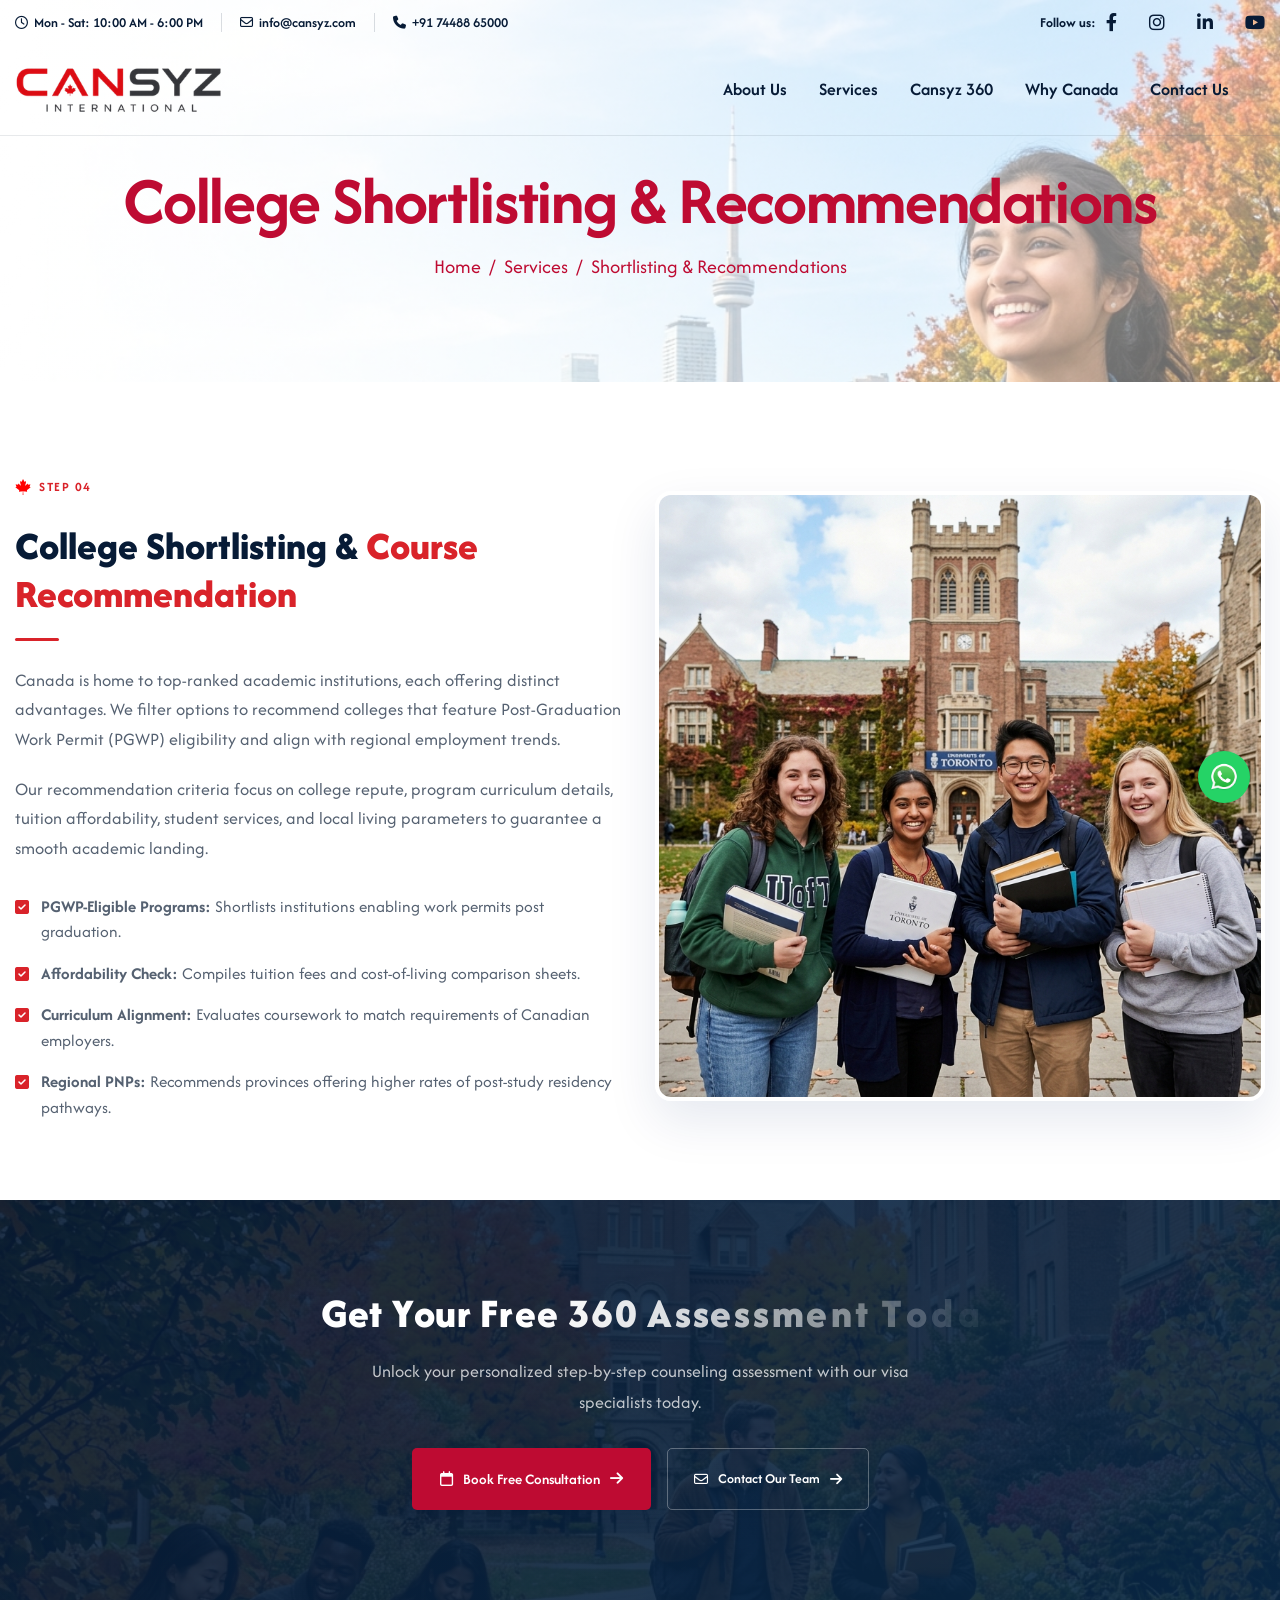
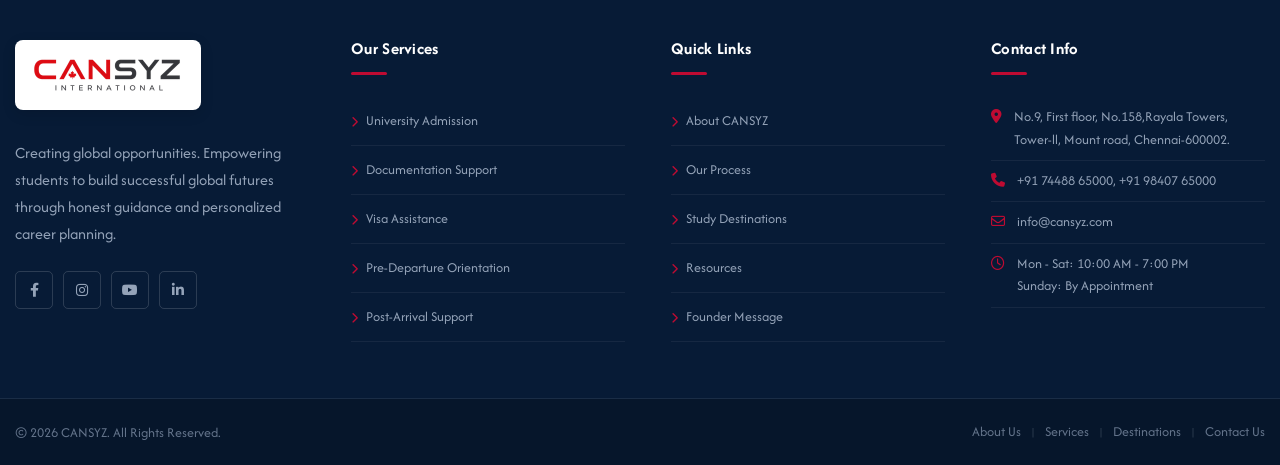
<file: service-recommend.html>
<!DOCTYPE html>
<html lang="zxx">

<head>
    <meta charset="utf-8">
    <meta http-equiv="X-UA-Compatible" content="IE=edge">
    <meta name="viewport" content="width=device-width, initial-scale=1.0, maximum-scale=1">
    <meta name="description" content="College Shortlisting and Course Recommendation with CANSYZ. Learn about top-ranked colleges, PGWP eligibility, and courses aligned to career outcomes.">
    <meta name="keywords" content="college shortlisting, course recommendation, PGWP Canada, top universities, CANSYZ counsel">
    <meta name="author" content="CANSYZ International">
    <title>CANSYZ - College Shortlisting & Course Recommendation</title>
    <link rel="shortcut icon" type="image/png" href="images/Flag_of_Canada_leaf.webp">
    <link rel="preconnect" href="https://fonts.googleapis.com">
    <link rel="preconnect" href="https://fonts.gstatic.com" crossorigin>
    <link href="https://fonts.googleapis.com/css2?family=Afacad+Flux:wght@100..1000&family=Cormorant+Garamond:ital,wght@0,300;0,400;0,500;0,600;0,700;1,300;1,400;1,500;1,600;1,700&display=swap" rel="stylesheet">
    <link href="css/bootstrap.min.css" rel="stylesheet" media="screen">
    <link href="css/slicknav.min.css" rel="stylesheet">
    <link rel="stylesheet" href="css/swiper-bundle.min.css">
    <link href="css/all.min.css" rel="stylesheet" media="screen">
    <link href="css/animate.css" rel="stylesheet">
    <link rel="stylesheet" href="css/magnific-popup.css">
    <link rel="stylesheet" href="css/mousecursor.css">
    <link href="css/custom.css" rel="stylesheet" media="screen">
</head>

<body><div id="loading-icon"><img src="images/Flag_of_Canada_leaf.webp" alt="" class="canada-loader-leaf"></div>
        </div>
    </div>

    <div class="topbar">
        <div class="container">
            <div class="row align-items-center">
                <div class="col-lg-8 col-md-12">
                    <div class="topbar-contact-info">
                        <ul>
                            <li><i class="fa-regular fa-clock"></i> Mon - Sat: 10:00 AM - 6:00 PM</li>
                            <li><i class="fa-regular fa-envelope"></i> <a href="mailto:info@cansyz.com">info@cansyz.com</a></li>
                            <li><i class="fa-solid fa-phone"></i> <a href="tel:+917448865000">+91 74488 65000</a></li>
                        </ul>
                    </div>
                </div>
                <div class="col-lg-4 col-md-12">
                    <div class="topbar-social-icons">
                        <span class="social-label">Follow us:</span>
                        <ul>
                            <li><a href="#"><i class="fa-brands fa-facebook-f"></i></a></li>
                            <li><a href="#"><i class="fa-brands fa-instagram"></i></a></li>
                            <li><a href="#"><i class="fa-brands fa-linkedin-in"></i></a></li>
                            <li><a href="#"><i class="fa-brands fa-youtube"></i></a></li>
                        </ul>
                    </div>
                </div>
            </div>
        </div>
    </div>

    <header class="main-header header-redesign">
        <div class="header-sticky">
            <nav class="navbar navbar-expand-lg">
                <div class="container">
                    <a class="navbar-brand" href="./"><img src="images/cansys-international-logo.png" alt="CANSYZ Logo" style="max-height: 70px;"></a>
                    <div class="collapse navbar-collapse main-menu">
                        <div class="nav-menu-wrapper ms-auto">
                            <ul class="navbar-nav ms-auto" id="menu">
                                <li class="nav-item"><a class="nav-link" href="about.html">About Us</a></li>
                                <li class="nav-item active"><a class="nav-link" href="services.html">Services</a></li>
                                <li class="nav-item"><a class="nav-link" href="cansyz-360.html">Cansyz 360</a></li>
                                <li class="nav-item"><a class="nav-link" href="why-canada.html">Why Canada</a></li>
                                <li class="nav-item"><a class="nav-link" href="contact.html">Contact Us</a></li>
                            </ul>
                        </div>
                    </div>
                    <button class="header-hamburger-btn d-none d-lg-flex" type="button">
                        <span></span><span></span><span></span>
                    </button>
                    <div class="navbar-toggle"></div>
                </div>
            </nav>
            <div class="responsive-menu"></div>
        </div>
    </header>

    <div class="page-header parallaxie" style="background:linear-gradient(135deg,rgba(255, 255, 255, 0.88) 0%,rgba(255, 255, 255, 0.65) 45%,rgba(255, 255, 255, 0.15) 100%),url('images/hero_student_canada_banner.jpg') center center/cover no-repeat fixed; position: relative; overflow: hidden;">
        <div class="container" style="position: relative; z-index: 2;">
            <div class="row align-items-center">
                <div class="col-lg-12" style="padding-top: 60px;">
                    <div class="page-header-box">
                        <h1 class="text-anime-style-3" style="color: #BE0B32;" data-cursor="-opaque">College Shortlisting & Recommendations</h1>
                        <nav class="wow fadeInUp">
                            <ol class="breadcrumb">
                                <li class="breadcrumb-item"><a href="./">home</a></li>
                                <li class="breadcrumb-item"><a href="services.html">services</a></li>
                                <li class="breadcrumb-item active" aria-current="page">shortlisting & recommendations</li>
                            </ol>
                        </nav>
                    </div>
                </div>
            </div>
        </div>
    </div>

    <!-- Details Section -->
    <section class="wc-intro-section" style="padding: 90px 0 80px 0;">
        <div class="container">
            <div class="row align-items-center g-5">
                <!-- Left Details Column -->
                <div class="col-lg-6 col-md-12">
                    <div class="wc-intro-content wow fadeInLeft" data-wow-delay="0.1s">
                        <div class="wc-badge">
                            <img src="images/Flag_of_Canada_leaf.webp" alt="Canada Maple Leaf" class="wc-badge-leaf">
                            <span>STEP 04</span>
                        </div>
                        <h2 class="wc-heading" style="font-size: 40px; line-height: 1.2; margin-bottom: 20px;">College Shortlisting & <span class="wc-highlight">Course Recommendation</span></h2>
                        <div class="wc-red-underline" style="margin-bottom: 25px;"></div>
                        <p style="font-family: 'Afacad Flux', sans-serif !important; font-size: 18px; color: #556171; line-height: 1.65; margin-bottom: 20px;">
                            Canada is home to top-ranked academic institutions, each offering distinct advantages. We filter options to recommend colleges that feature Post-Graduation Work Permit (PGWP) eligibility and align with regional employment trends.
                        </p>
                        <p style="font-family: 'Afacad Flux', sans-serif !important; font-size: 18px; color: #556171; line-height: 1.65;">
                            Our recommendation criteria focus on college repute, program curriculum details, tuition affordability, student services, and local living parameters to guarantee a smooth academic landing.
                        </p>
                        
                        <!-- Bullet Points -->
                        <ul class="detail-bullet-list">
                            <li>
                                <i class="fa-solid fa-square-check"></i>
                                <span><strong>PGWP-Eligible Programs:</strong> Shortlists institutions enabling work permits post graduation.</span>
                            </li>
                            <li>
                                <i class="fa-solid fa-square-check"></i>
                                <span><strong>Affordability Check:</strong> Compiles tuition fees and cost-of-living comparison sheets.</span>
                            </li>
                            <li>
                                <i class="fa-solid fa-square-check"></i>
                                <span><strong>Curriculum Alignment:</strong> Evaluates coursework to match requirements of Canadian employers.</span>
                            </li>
                            <li>
                                <i class="fa-solid fa-square-check"></i>
                                <span><strong>Regional PNPs:</strong> Recommends provinces offering higher rates of post-study residency pathways.</span>
                            </li>
                        </ul>
                    </div>
                </div>
                <!-- Right Image Column -->
                <div class="col-lg-6 col-md-12">
                    <div class="wc-intro-visual-wrap wow fadeInRight" data-wow-delay="0.2s" style="border: 4px solid #fff; box-shadow: 0 20px 50px rgba(0,39,104,0.1); border-radius: 16px; overflow: hidden;">
                        <div class="wc-intro-img-box" style="aspect-ratio: 1/1;">
                            <img src="images/why_canada_students_group.jpg" alt="College Shortlisting & Course Recommendation" class="wc-intro-img" style="width:100%; height:100%; object-fit:cover;">
                        </div>
                    </div>
                </div>
            </div>
        </div>
    </section>

    <!-- CALL TO ACTION -->
    <section class="about-cta-section">
        <div class="container">
            <div class="cta-content">
                <h2 class="text-anime-style-3" style="color:#fff;" data-cursor="-opaque">Get Your Free 360 Assessment Today</h2>
                <p class="wow fadeInUp" data-wow-delay="0.1s" style="color: rgba(255,255,255,0.75); font-size:18px; margin: 20px auto 30px auto; max-width: 600px;">Unlock your personalized step-by-step counseling assessment with our visa specialists today.</p>
                <div class="cta-btns">
                    <a href="contact.html" class="hero-btn-primary" style="background:var(--accent-color);">
                        <i class="fa-regular fa-calendar"></i>
                        Book Free Consultation
                        <i class="fa-solid fa-arrow-right"></i>
                    </a>
                    <a href="contact.html" class="hero-btn-outline" style="background:transparent;border-color:rgba(255,255,255,0.3);color:#fff !important;">
                        <i class="fa-regular fa-envelope"></i>
                        Contact Our Team
                        <i class="fa-solid fa-arrow-right"></i>
                    </a>
                </div>
            </div>
        </div>
    </section>

    <footer class="main-footer footer-redesign">
        <div class="container">
            <div class="row footer-main-row">
                <div class="col-lg-3 col-md-6 col-12">
                    <div class="footer-brand">
                        <div class="footer-logo-new">
                            <img src="images/cansys-international-logo.png" alt="CANSYZ Logo" class="footer-logo-img" loading="lazy">
                        </div>
                        <p class="footer-tagline">Creating global opportunities. Empowering students to build successful global futures through honest guidance and personalized career planning.</p>
                        <div class="footer-social-new">
                            <a href="#" class="footer-soc-icon"><i class="fa-brands fa-facebook-f"></i></a>
                            <a href="#" class="footer-soc-icon"><i class="fa-brands fa-instagram"></i></a>
                            <a href="#" class="footer-soc-icon"><i class="fa-brands fa-youtube"></i></a>
                            <a href="#" class="footer-soc-icon"><i class="fa-brands fa-linkedin-in"></i></a>
                        </div>
                    </div>
                </div>
                <div class="col-lg-3 col-md-6 col-12">
                    <div class="footer-links-new">
                        <h4 class="footer-col-title">Our Services</h4>
                        <div class="footer-col-underline"></div>
                        <ul>
                            <li><a href="services.html"><i class="fa-solid fa-chevron-right"></i> University Admission</a></li>
                            <li><a href="services.html"><i class="fa-solid fa-chevron-right"></i> Documentation Support</a></li>
                            <li><a href="services.html"><i class="fa-solid fa-chevron-right"></i> Visa Assistance</a></li>
                            <li><a href="services.html"><i class="fa-solid fa-chevron-right"></i> Pre-Departure Orientation</a></li>
                            <li><a href="services.html"><i class="fa-solid fa-chevron-right"></i> Post-Arrival Support</a></li>
                        </ul>
                    </div>
                </div>
                <div class="col-lg-3 col-md-6 col-12">
                    <div class="footer-links-new">
                        <h4 class="footer-col-title">Quick Links</h4>
                        <div class="footer-col-underline"></div>
                        <ul>
                            <li><a href="about.html"><i class="fa-solid fa-chevron-right"></i> About CANSYZ</a></li>
                            <li><a href="process.html"><i class="fa-solid fa-chevron-right"></i> Our Process</a></li>
                            <li><a href="countries.html"><i class="fa-solid fa-chevron-right"></i> Study Destinations</a></li>
                            <li><a href="#"><i class="fa-solid fa-chevron-right"></i> Resources</a></li>
                            <li><a href="founder.html"><i class="fa-solid fa-chevron-right"></i> Founder Message</a></li>
                        </ul>
                    </div>
                </div>
                <div class="col-lg-3 col-md-6 col-12">
                    <div class="footer-links-new">
                        <h4 class="footer-col-title">Contact Info</h4>
                        <div class="footer-col-underline"></div>
                        <ul class="footer-contact-list">
                            <li>
                                <i class="fa-solid fa-location-dot footer-contact-icon"></i>
                                <span>No.9, First floor, No.158,Rayala Towers, Tower-ll, Mount road, Chennai-600002.</span>
                            </li>
                            <li>
                                <i class="fa-solid fa-phone footer-contact-icon"></i>
                                <span>+91 74488 65000, +91 98407 65000</span>
                            </li>
                            <li>
                                <i class="fa-regular fa-envelope footer-contact-icon"></i>
                                <span>info@cansyz.com</span>
                            </li>
                            <li>
                                <i class="fa-regular fa-clock footer-contact-icon"></i>
                                <span>Mon - Sat: 10:00 AM - 7:00 PM<br>Sunday: By Appointment</span>
                            </li>
                        </ul>
                    </div>
                </div>
            </div>
        </div>
        <div class="footer-bottom-bar">
            <div class="container">
                <div class="row align-items-center">
                    <div class="col-md-6 col-12">
                        <p class="footer-copyright-new">&copy; 2026 CANSYZ. All Rights Reserved.</p>
                    </div>
                    <div class="col-md-6 col-12">
                        <div class="footer-bottom-nav">
                            <a href="about.html">About Us</a>
                            <span class="fbn-sep">|</span>
                            <a href="services.html">Services</a>
                            <span class="fbn-sep">|</span>
                            <a href="countries.html">Destinations</a>
                            <span class="fbn-sep">|</span>
                            <a href="contact.html">Contact Us</a>
                        </div>
                    </div>
                </div>
            </div>
        </div>
    </footer>

    <script src="js/jquery-3.7.1.min.js"></script>
    <script src="js/bootstrap.min.js"></script>
    <script src="js/validator.min.js"></script>
    <script src="js/jquery.slicknav.js"></script>
    <script src="js/swiper-bundle.min.js"></script>
    <script src="js/jquery.waypoints.min.js"></script>
    <script src="js/jquery.counterup.min.js"></script>
    <script src="js/jquery.magnific-popup.min.js"></script>
    <script src="js/SmoothScroll.js"></script>
    <script src="js/parallaxie.js"></script>
    <script src="js/gsap.min.js"></script>
    <script src="js/magiccursor.js"></script>
    <script src="js/SplitText.js"></script>
    <script src="js/ScrollTrigger.min.js"></script>
    <script src="js/jquery.mb.YTPlayer.min.js"></script>
    <script src="js/wow.min.js"></script>
    <script src="js/function.js"></script>
</body>

</html>
</file>
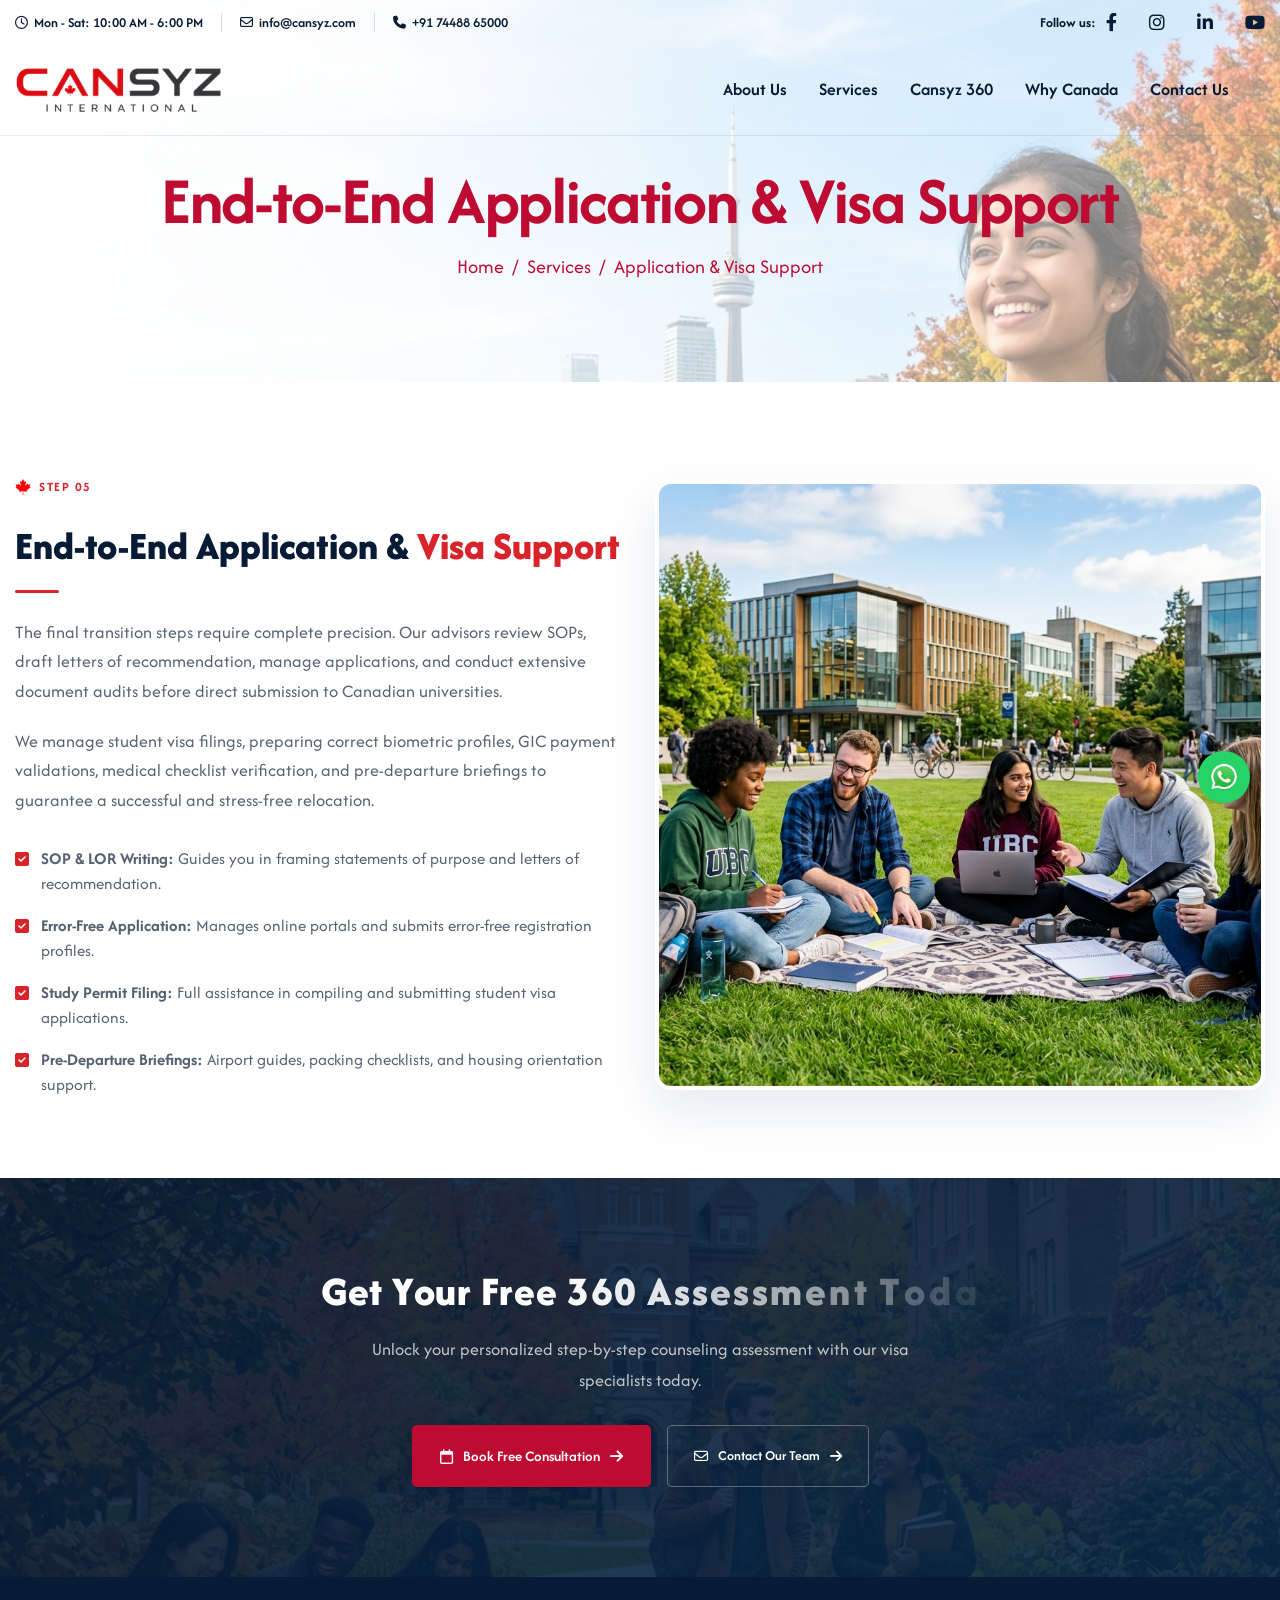
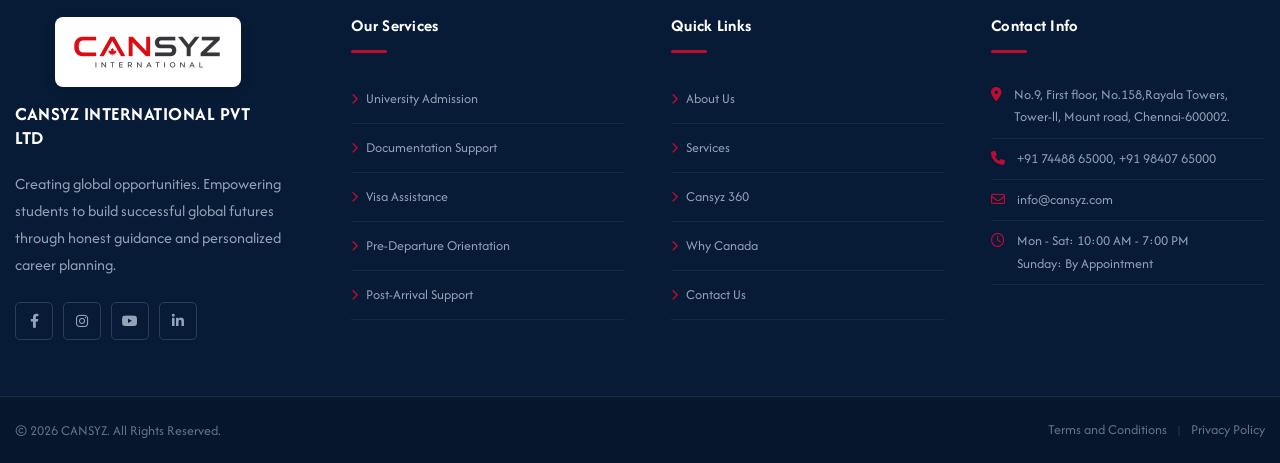
<file: service-support.html>
<!DOCTYPE html>
<html lang="zxx">

<head>
    <meta charset="utf-8">
    <meta http-equiv="X-UA-Compatible" content="IE=edge">
    <meta name="viewport" content="width=device-width, initial-scale=1.0, maximum-scale=1">
    <meta name="description" content="End-to-End Application & Visa Support with CANSYZ. Learn about SOP and LOR reviews, student permit visa filing, and pre-departure guides.">
    <meta name="keywords" content="application support, visa filing, SOP review, student permit, study permit Canada, CANSYZ support">
    <meta name="author" content="CANSYZ International">
    <title>CANSYZ - End-to-End Application & Visa Support</title>
    <link rel="shortcut icon" type="image/png" href="images/Flag_of_Canada_leaf.webp">
    <link rel="preconnect" href="https://fonts.googleapis.com">
    <link rel="preconnect" href="https://fonts.gstatic.com" crossorigin>
    <link href="https://fonts.googleapis.com/css2?family=Afacad+Flux:wght@100..1000&family=Cormorant+Garamond:ital,wght@0,300;0,400;0,500;0,600;0,700;1,300;1,400;1,500;1,600;1,700&display=swap" rel="stylesheet">
    <link href="css/bootstrap.min.css" rel="stylesheet" media="screen">
    <link href="css/slicknav.min.css" rel="stylesheet">
    <link rel="stylesheet" href="css/swiper-bundle.min.css">
    <link href="css/all.min.css" rel="stylesheet" media="screen">
    <link href="css/animate.css" rel="stylesheet">
    <link rel="stylesheet" href="css/magnific-popup.css">
    <link rel="stylesheet" href="css/mousecursor.css">
    <link href="css/custom.css" rel="stylesheet" media="screen">
</head>

<body><div id="loading-icon"><img src="images/Flag_of_Canada_leaf.webp" alt="" class="canada-loader-leaf"></div>
        </div>
    </div>

    <div class="topbar">
        <div class="container">
            <div class="row align-items-center">
                <div class="col-lg-8 col-md-12">
                    <div class="topbar-contact-info">
                        <ul>
                            <li><i class="fa-regular fa-clock"></i> Mon - Sat: 10:00 AM - 6:00 PM</li>
                            <li><i class="fa-regular fa-envelope"></i> <a href="mailto:info@cansyz.com">info@cansyz.com</a></li>
                            <li><i class="fa-solid fa-phone"></i> <a href="tel:+917448865000">+91 74488 65000</a></li>
                        </ul>
                    </div>
                </div>
                <div class="col-lg-4 col-md-12">
                    <div class="topbar-social-icons">
                        <span class="social-label">Follow us:</span>
                        <ul>
                            <li><a href="#"><i class="fa-brands fa-facebook-f"></i></a></li>
                            <li><a href="#"><i class="fa-brands fa-instagram"></i></a></li>
                            <li><a href="#"><i class="fa-brands fa-linkedin-in"></i></a></li>
                            <li><a href="#"><i class="fa-brands fa-youtube"></i></a></li>
                        </ul>
                    </div>
                </div>
            </div>
        </div>
    </div>

    <header class="main-header header-redesign">
        <div class="header-sticky">
            <nav class="navbar navbar-expand-lg">
                <div class="container">
                    <a class="navbar-brand" href="./"><img src="images/cansys-international-logo.png" alt="CANSYZ Logo" style="max-height: 70px;"></a>
                    <div class="collapse navbar-collapse main-menu">
                        <div class="nav-menu-wrapper ms-auto">
                            <ul class="navbar-nav ms-auto" id="menu">
                                <li class="nav-item"><a class="nav-link" href="about.html">About Us</a></li>
                                <li class="nav-item active"><a class="nav-link" href="services.html">Services</a></li>
                                <li class="nav-item"><a class="nav-link" href="cansyz-360.html">Cansyz 360</a></li>
                                <li class="nav-item"><a class="nav-link" href="why-canada.html">Why Canada</a></li>
                                <li class="nav-item"><a class="nav-link" href="contact.html">Contact Us</a></li>
                            </ul>
                        </div>
                    </div>
                    <button class="header-hamburger-btn d-none d-lg-flex" type="button">
                        <span></span><span></span><span></span>
                    </button>
                    <div class="navbar-toggle"></div>
                </div>
            </nav>
            <div class="responsive-menu"></div>
        </div>
    </header>

    <div class="page-header parallaxie" style="background:linear-gradient(135deg,rgba(255, 255, 255, 0.88) 0%,rgba(255, 255, 255, 0.65) 45%,rgba(255, 255, 255, 0.15) 100%),url('images/hero_student_canada_banner.jpg') center center/cover no-repeat fixed; position: relative; overflow: hidden;">
        <div class="container" style="position: relative; z-index: 2;">
            <div class="row align-items-center">
                <div class="col-lg-12" style="padding-top: 60px;">
                    <div class="page-header-box">
                        <h1 class="text-anime-style-3" style="color: #BE0B32;" data-cursor="-opaque">End-to-End Application & Visa Support</h1>
                        <nav class="wow fadeInUp">
                            <ol class="breadcrumb">
                                <li class="breadcrumb-item"><a href="./">home</a></li>
                                <li class="breadcrumb-item"><a href="services.html">services</a></li>
                                <li class="breadcrumb-item active" aria-current="page">application & visa support</li>
                            </ol>
                        </nav>
                    </div>
                </div>
            </div>
        </div>
    </div>

    <!-- Details Section -->
    <section class="wc-intro-section" style="padding: 90px 0 80px 0;">
        <div class="container">
            <div class="row align-items-center g-5">
                <!-- Left Details Column -->
                <div class="col-lg-6 col-md-12">
                    <div class="wc-intro-content wow fadeInLeft" data-wow-delay="0.1s">
                        <div class="wc-badge">
                            <img src="images/Flag_of_Canada_leaf.webp" alt="Canada Maple Leaf" class="wc-badge-leaf">
                            <span>STEP 05</span>
                        </div>
                        <h2 class="wc-heading" style="font-size: 40px; line-height: 1.2; margin-bottom: 20px;">End-to-End Application & <span class="wc-highlight">Visa Support</span></h2>
                        <div class="wc-red-underline" style="margin-bottom: 25px;"></div>
                        <p style="font-family: 'Afacad Flux', sans-serif !important; font-size: 18px; color: #556171; line-height: 1.65; margin-bottom: 20px;">
                            The final transition steps require complete precision. Our advisors review SOPs, draft letters of recommendation, manage applications, and conduct extensive document audits before direct submission to Canadian universities.
                        </p>
                        <p style="font-family: 'Afacad Flux', sans-serif !important; font-size: 18px; color: #556171; line-height: 1.65;">
                            We manage student visa filings, preparing correct biometric profiles, GIC payment validations, medical checklist verification, and pre-departure briefings to guarantee a successful and stress-free relocation.
                        </p>
                        
                        <!-- Bullet Points -->
                        <ul class="detail-bullet-list">
                            <li>
                                <i class="fa-solid fa-square-check"></i>
                                <span><strong>SOP & LOR Writing:</strong> Guides you in framing statements of purpose and letters of recommendation.</span>
                            </li>
                            <li>
                                <i class="fa-solid fa-square-check"></i>
                                <span><strong>Error-Free Application:</strong> Manages online portals and submits error-free registration profiles.</span>
                            </li>
                            <li>
                                <i class="fa-solid fa-square-check"></i>
                                <span><strong>Study Permit Filing:</strong> Full assistance in compiling and submitting student visa applications.</span>
                            </li>
                            <li>
                                <i class="fa-solid fa-square-check"></i>
                                <span><strong>Pre-Departure Briefings:</strong> Airport guides, packing checklists, and housing orientation support.</span>
                            </li>
                        </ul>
                    </div>
                </div>
                <!-- Right Image Column -->
                <div class="col-lg-6 col-md-12">
                    <div class="wc-intro-visual-wrap wow fadeInRight" data-wow-delay="0.2s" style="border: 4px solid #fff; box-shadow: 0 20px 50px rgba(0,39,104,0.1); border-radius: 16px; overflow: hidden;">
                        <div class="wc-intro-img-box" style="aspect-ratio: 1/1;">
                            <img src="images/why_canada_campus_life.jpg" alt="End-to-End Application & Visa Support" class="wc-intro-img" style="width:100%; height:100%; object-fit:cover;">
                        </div>
                    </div>
                </div>
            </div>
        </div>
    </section>

    <!-- CALL TO ACTION -->
    <section class="about-cta-section">
        <div class="container">
            <div class="cta-content">
                <h2 class="text-anime-style-3" style="color:#fff;" data-cursor="-opaque">Get Your Free 360 Assessment Today</h2>
                <p class="wow fadeInUp" data-wow-delay="0.1s" style="color: rgba(255,255,255,0.75); font-size:18px; margin: 20px auto 30px auto; max-width: 600px;">Unlock your personalized step-by-step counseling assessment with our visa specialists today.</p>
                <div class="cta-btns">
                    <a href="contact.html" class="hero-btn-primary" style="background:var(--accent-color);">
                        <i class="fa-regular fa-calendar"></i>
                        Book Free Consultation
                        <i class="fa-solid fa-arrow-right"></i>
                    </a>
                    <a href="contact.html" class="hero-btn-outline" style="background:transparent;border-color:rgba(255,255,255,0.3);color:#fff !important;">
                        <i class="fa-regular fa-envelope"></i>
                        Contact Our Team
                        <i class="fa-solid fa-arrow-right"></i>
                    </a>
                </div>
            </div>
        </div>
    </section>

        <footer class="main-footer footer-redesign">
        <div class="container">
            <div class="row footer-main-row">

                <!-- Col 1: Logo + Leaf + Tagline + Social -->
                <div class="col-lg-3 col-md-6 col-12">
                    <div class="footer-brand">
                        <div class="footer-logo-container">
                            <div class="footer-logo-new" style="margin-bottom: 0;">
                                <img src="images/cansys-international-logo.png" alt="CANSYZ Logo" class="footer-logo-img" loading="lazy">
                            </div>
                            <h4 class="footer-logo-text">CANSYZ INTERNATIONAL PVT LTD</h4>
                        </div>
                        <p class="footer-tagline">Creating global opportunities. Empowering students to build successful global futures through honest guidance and personalized career planning.</p>
                        <div class="footer-social-new">
                            <a href="#" class="footer-soc-icon"><i class="fa-brands fa-facebook-f"></i></a>
                            <a href="#" class="footer-soc-icon"><i class="fa-brands fa-instagram"></i></a>
                            <a href="#" class="footer-soc-icon"><i class="fa-brands fa-youtube"></i></a>
                            <a href="#" class="footer-soc-icon"><i class="fa-brands fa-linkedin-in"></i></a>
                        </div>
                    </div>
                </div>

                <!-- Col 2: Our Services -->
                <div class="col-lg-3 col-md-6 col-12">
                    <div class="footer-links-new">
                        <h4 class="footer-col-title">Our Services</h4>
                        <div class="footer-col-underline"></div>
                        <ul>
                            <li><a href="services.html"><i class="fa-solid fa-chevron-right"></i> University Admission</a></li>
                            <li><a href="services.html"><i class="fa-solid fa-chevron-right"></i> Documentation Support</a></li>
                            <li><a href="services.html"><i class="fa-solid fa-chevron-right"></i> Visa Assistance</a></li>
                            <li><a href="services.html"><i class="fa-solid fa-chevron-right"></i> Pre-Departure Orientation</a></li>
                            <li><a href="services.html"><i class="fa-solid fa-chevron-right"></i> Post-Arrival Support</a></li>
                        </ul>
                    </div>
                </div>

                <!-- Col 3: Quick Links -->
                <div class="col-lg-3 col-md-6 col-12">
                    <div class="footer-links-new">
                        <h4 class="footer-col-title">Quick Links</h4>
                        <div class="footer-col-underline"></div>
                        <ul>
                            <li><a href="about.html"><i class="fa-solid fa-chevron-right"></i> About Us</a></li>
                            <li><a href="services.html"><i class="fa-solid fa-chevron-right"></i> Services</a></li>
                            <li><a href="cansyz-360.html"><i class="fa-solid fa-chevron-right"></i> Cansyz 360</a></li>
                            <li><a href="why-canada.html"><i class="fa-solid fa-chevron-right"></i> Why Canada</a></li>
                            <li><a href="contact.html"><i class="fa-solid fa-chevron-right"></i> Contact Us</a></li>
                        </ul>
                    </div>
                </div>

                <!-- Col 4: Contact Info -->
                <div class="col-lg-3 col-md-6 col-12">
                    <div class="footer-links-new">
                        <h4 class="footer-col-title">Contact Info</h4>
                        <div class="footer-col-underline"></div>
                        <ul class="footer-contact-list">
                            <li>
                                <i class="fa-solid fa-location-dot footer-contact-icon"></i>
                                <span>No.9, First floor, No.158,Rayala Towers, Tower-ll, Mount road, Chennai-600002.</span>
                            </li>
                            <li>
                                <i class="fa-solid fa-phone footer-contact-icon"></i>
                                <span>+91 74488 65000, +91 98407 65000</span>
                            </li>
                            <li>
                                <i class="fa-regular fa-envelope footer-contact-icon"></i>
                                <span>info@cansyz.com</span>
                            </li>
                            <li>
                                <i class="fa-regular fa-clock footer-contact-icon"></i>
                                <span>Mon - Sat: 10:00 AM - 7:00 PM<br>Sunday: By Appointment</span>
                            </li>
                        </ul>
                    </div>
                </div>
            </div>
        </div>

        <!-- Footer Bottom Bar -->
        <div class="footer-bottom-bar">
            <div class="container">
                <div class="row align-items-center">
                    <div class="col-md-6 col-12">
                        <p class="footer-copyright-new">&copy; 2026 CANSYZ. All Rights Reserved.</p>
                    </div>
                    <div class="col-md-6 col-12">
                        <div class="footer-bottom-nav">
                            <a href="terms.html">Terms and Conditions</a>
                            <span class="fbn-sep">|</span>
                            <a href="privacy.html">Privacy Policy</a>
                        </div>
                    </div>
                </div>
            </div>
        </div>
    </footer>

    <script src="js/jquery-3.7.1.min.js"></script>
    <script src="js/bootstrap.min.js"></script>
    <script src="js/validator.min.js"></script>
    <script src="js/jquery.slicknav.js"></script>
    <script src="js/swiper-bundle.min.js"></script>
    <script src="js/jquery.waypoints.min.js"></script>
    <script src="js/jquery.counterup.min.js"></script>
    <script src="js/jquery.magnific-popup.min.js"></script>
    <script src="js/SmoothScroll.js"></script>
    <script src="js/parallaxie.js"></script>
    <script src="js/gsap.min.js"></script>
    <script src="js/magiccursor.js"></script>
    <script src="js/SplitText.js"></script>
    <script src="js/ScrollTrigger.min.js"></script>
    <script src="js/jquery.mb.YTPlayer.min.js"></script>
    <script src="js/wow.min.js"></script>
    <script src="js/function.js"></script>
</body>

</html>
</file>
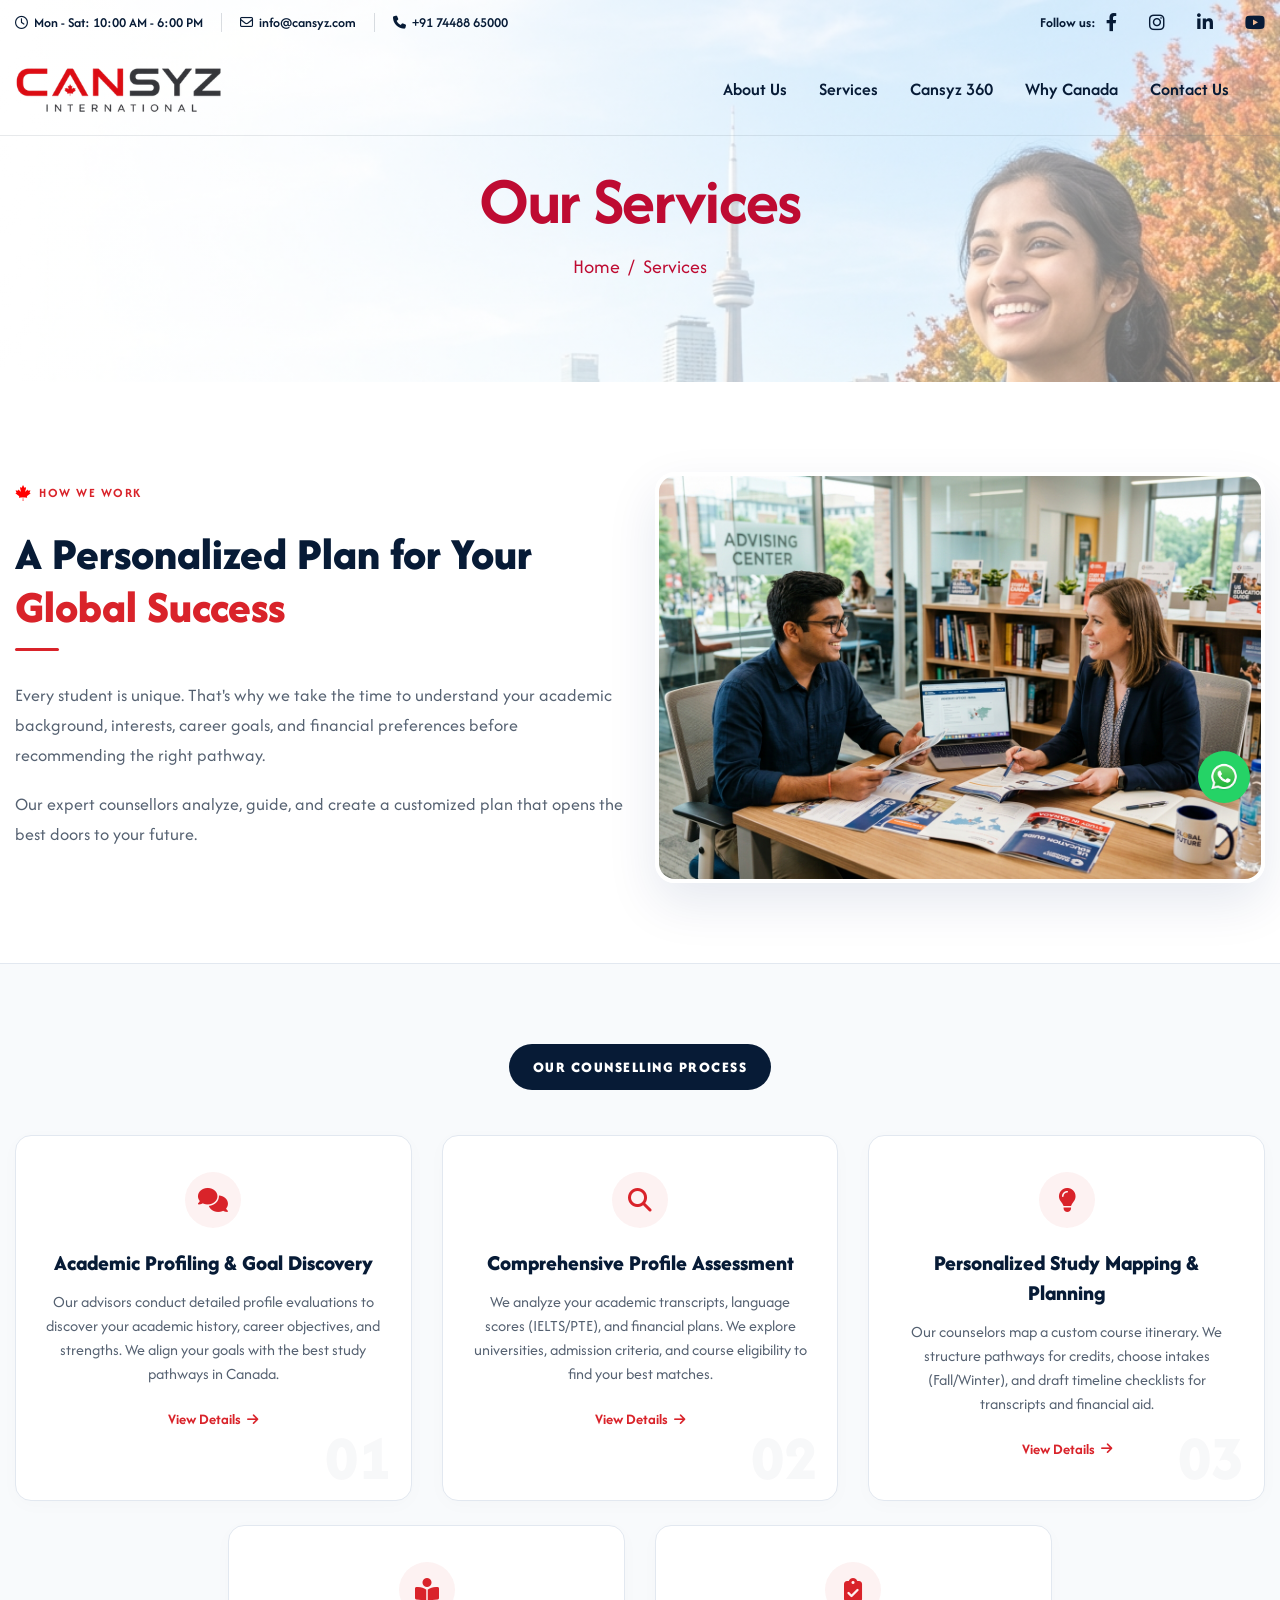
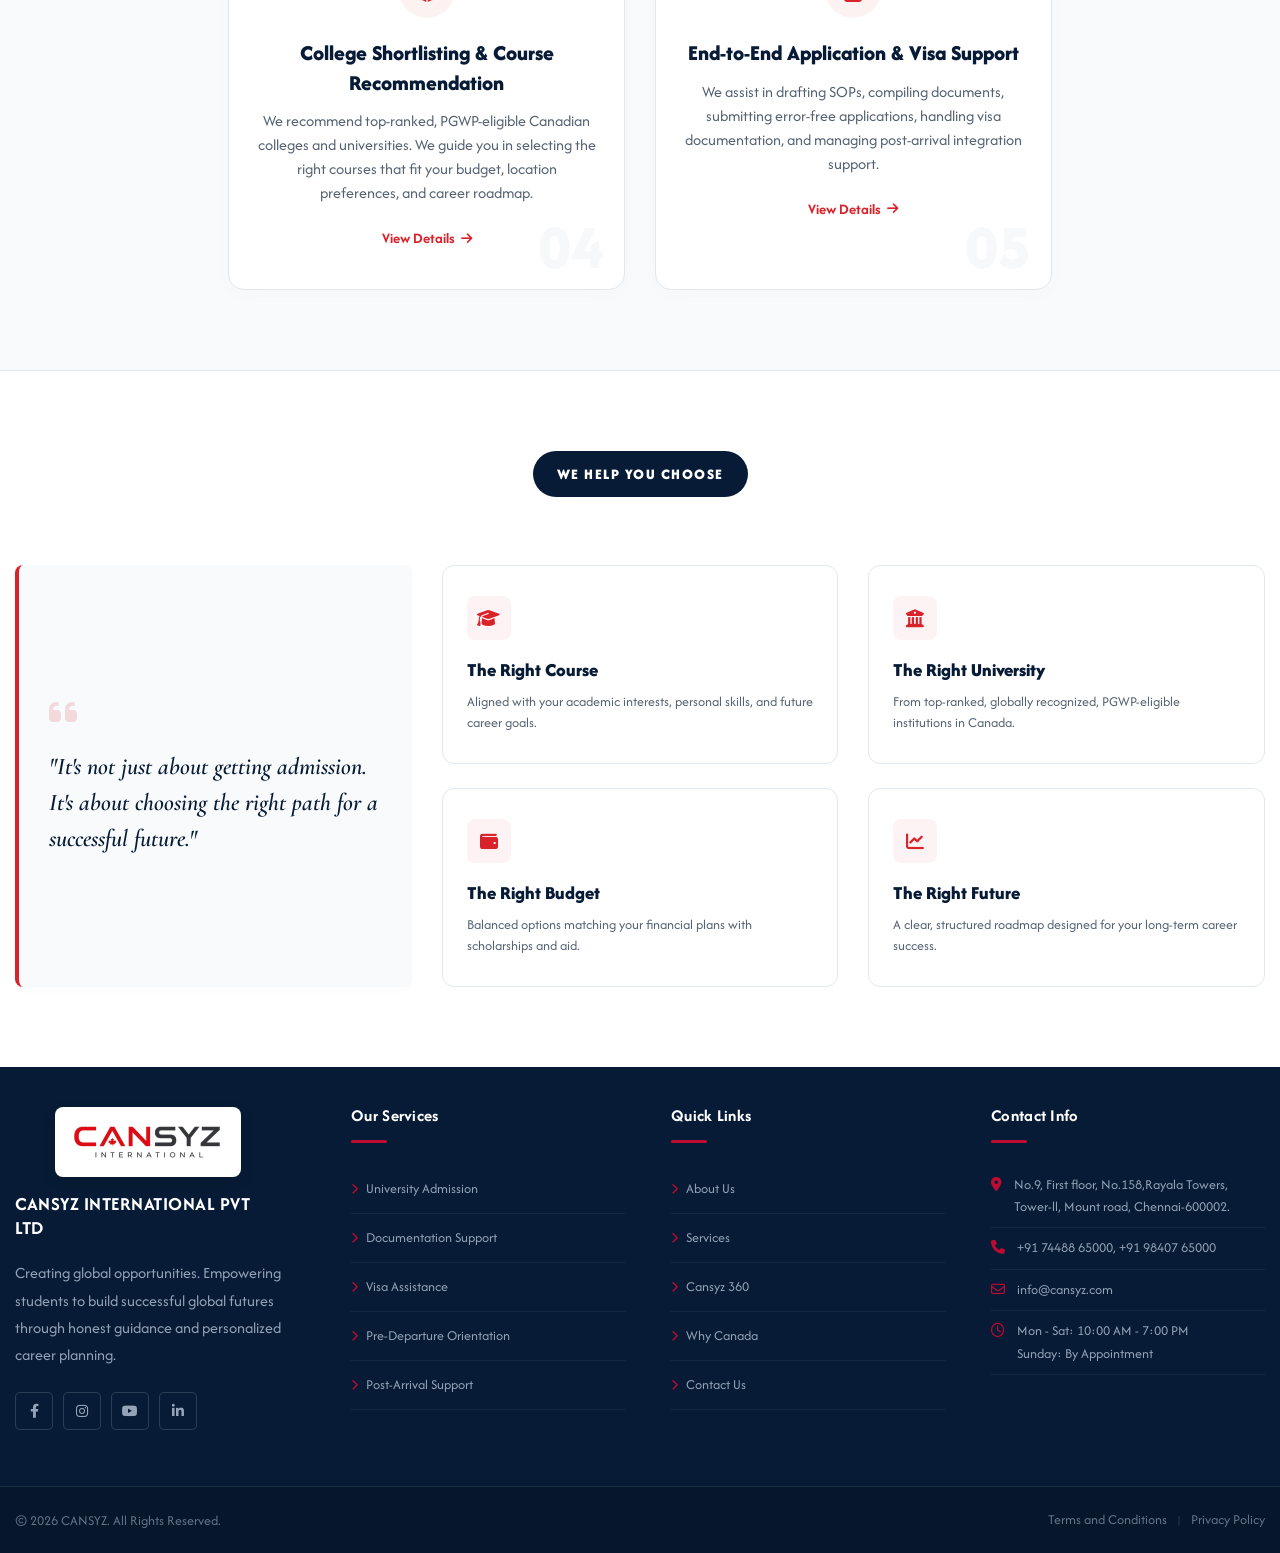
<file: services.html>
<!DOCTYPE html>
<html lang="zxx">

<head>
    <meta charset="utf-8">
    <meta http-equiv="X-UA-Compatible" content="IE=edge">
    <meta name="viewport" content="width=device-width, initial-scale=1.0, maximum-scale=1">
    <meta name="description" content="Explore study abroad services with CANSYZ. Learn about our counseling process, how we help you choose the right course and budget, and our promise.">
    <meta name="keywords" content="study abroad counseling, university shortlisting, course selection, study abroad promise, CANSYZ services">
    <meta name="author" content="CANSYZ International">
    <title>CANSYZ - Our Services | A Personalized Plan for Your Global Success</title>
    <link rel="shortcut icon" type="image/png" href="images/Flag_of_Canada_leaf.webp">
    <link rel="preconnect" href="https://fonts.googleapis.com">
    <link rel="preconnect" href="https://fonts.gstatic.com" crossorigin>
    <link href="https://fonts.googleapis.com/css2?family=Afacad+Flux:wght@100..1000&family=Cormorant+Garamond:ital,wght@0,300;0,400;0,500;0,600;0,700;1,300;1,400;1,500;1,600;1,700&display=swap" rel="stylesheet">
    <link href="css/bootstrap.min.css" rel="stylesheet" media="screen">
    <link href="css/slicknav.min.css" rel="stylesheet">
    <link rel="stylesheet" href="css/swiper-bundle.min.css">
    <link href="css/all.min.css" rel="stylesheet" media="screen">
    <link href="css/animate.css" rel="stylesheet">
    <link rel="stylesheet" href="css/magnific-popup.css">
    <link rel="stylesheet" href="css/mousecursor.css">
    <link href="css/custom.css" rel="stylesheet" media="screen">
</head>

<body><div id="loading-icon"><img src="images/Flag_of_Canada_leaf.webp" alt="" class="canada-loader-leaf"></div>
        </div>
    </div>

    <div class="topbar">
        <div class="container">
            <div class="row align-items-center">
                <div class="col-lg-8 col-md-12">
                    <div class="topbar-contact-info">
                        <ul>
                            <li><i class="fa-regular fa-clock"></i> Mon - Sat: 10:00 AM - 6:00 PM</li>
                            <li><i class="fa-regular fa-envelope"></i> <a href="mailto:info@cansyz.com">info@cansyz.com</a></li>
                            <li><i class="fa-solid fa-phone"></i> <a href="tel:+917448865000">+91 74488 65000</a></li>
                        </ul>
                    </div>
                </div>
                <div class="col-lg-4 col-md-12">
                    <div class="topbar-social-icons">
                        <span class="social-label">Follow us:</span>
                        <ul>
                            <li><a href="#"><i class="fa-brands fa-facebook-f"></i></a></li>
                            <li><a href="#"><i class="fa-brands fa-instagram"></i></a></li>
                            <li><a href="#"><i class="fa-brands fa-linkedin-in"></i></a></li>
                            <li><a href="#"><i class="fa-brands fa-youtube"></i></a></li>
                        </ul>
                    </div>
                </div>
            </div>
        </div>
    </div>

    <header class="main-header header-redesign">
        <div class="header-sticky">
            <nav class="navbar navbar-expand-lg">
                <div class="container">
                    <a class="navbar-brand" href="./"><img src="images/cansys-international-logo.png" alt="CANSYZ Logo" style="max-height: 70px;"></a>
                    <div class="collapse navbar-collapse main-menu">
                        <div class="nav-menu-wrapper ms-auto">
                            <ul class="navbar-nav ms-auto" id="menu">
                                <li class="nav-item"><a class="nav-link" href="about.html">About Us</a></li>
                                <li class="nav-item active"><a class="nav-link" href="services.html">Services</a></li>
                                <li class="nav-item"><a class="nav-link" href="cansyz-360.html">Cansyz 360</a></li>
                                <li class="nav-item"><a class="nav-link" href="why-canada.html">Why Canada</a></li>
                                <li class="nav-item"><a class="nav-link" href="contact.html">Contact Us</a></li>
                            </ul>
                        </div>
                    </div>
                    <button class="header-hamburger-btn d-none d-lg-flex" type="button">
                        <span></span><span></span><span></span>
                    </button>
                    <div class="navbar-toggle"></div>
                </div>
            </nav>
            <div class="responsive-menu"></div>
        </div>
    </header>

    <div class="page-header parallaxie" style="background:linear-gradient(135deg,rgba(255, 255, 255, 0.88) 0%,rgba(255, 255, 255, 0.65) 45%,rgba(255, 255, 255, 0.15) 100%),url('images/hero_student_canada_banner.jpg') center center/cover no-repeat fixed; position: relative; overflow: hidden;">
        <div class="container" style="position: relative; z-index: 2;">
            <div class="row align-items-center">
                <div class="col-lg-12" style="padding-top: 60px;">
                    <div class="page-header-box">
                        <h1 class="text-anime-style-3" style="color: #BE0B32;" data-cursor="-opaque">Our Services</h1>
                        <nav class="wow fadeInUp">
                            <ol class="breadcrumb">
                                <li class="breadcrumb-item"><a href="./">home</a></li>
                                <li class="breadcrumb-item active" aria-current="page">services</li>
                            </ol>
                        </nav>
                    </div>
                </div>
            </div>
        </div>
    </div>

    <!-- ============================================ -->
    <!-- SECTION 1 — HOW WE WORK                      -->
    <!-- ============================================ -->
    <section class="wc-intro-section" style="padding: 90px 0 80px 0;">
        <div class="container">
            <div class="row align-items-center g-5">
                <!-- Left Details Column -->
                <div class="col-lg-6 col-md-12">
                    <div class="wc-intro-content wow fadeInLeft" data-wow-delay="0.1s">
                        <div class="wc-badge">
                            <img src="images/Flag_of_Canada_leaf.webp" alt="Canada Maple Leaf" class="wc-badge-leaf">
                            <span>HOW WE WORK</span>
                        </div>
                        <h2 class="wc-heading" style="font-size: 46px; line-height: 1.15;">A Personalized Plan for Your <span class="wc-highlight">Global Success</span></h2>
                        <div class="wc-red-underline"></div>
                        <p style="font-family: 'Afacad Flux', sans-serif !important; font-size: 18px; color: #556171; line-height: 1.65; margin-bottom: 20px;">
                            Every student is unique. That's why we take the time to understand your academic background, interests, career goals, and financial preferences before recommending the right pathway.
                        </p>
                        <p style="font-family: 'Afacad Flux', sans-serif !important; font-size: 18px; color: #556171; line-height: 1.65;">
                            Our expert counsellors analyze, guide, and create a customized plan that opens the best doors to your future.
                        </p>
                    </div>
                </div>
                <!-- Right Image Column -->
                <div class="col-lg-6 col-md-12">
                    <div class="wc-intro-visual-wrap wow fadeInRight" data-wow-delay="0.2s" style="border: 4px solid #fff; box-shadow: 0 20px 50px rgba(0,39,104,0.1);">
                        <div class="wc-intro-img-box">
                            <img src="images/services_consultation.jpg" alt="Study abroad counseling session at CANSYZ" class="wc-intro-img">
                        </div>
                    </div>
                </div>
            </div>
        </div>
    </section>

    <!-- ============================================ -->
    <!-- SECTION 2 — OUR COUNSELLING PROCESS          -->
    <!-- ============================================ -->
    <section class="counseling-process-section">
        <div class="container">
            <div class="process-capsule-title wow zoomIn">
                Our Counselling Process
            </div>
            
            <div class="row justify-content-center g-4">
                <!-- Step 1 -->
                <div class="col-lg-4 col-md-6 col-12">
                    <div class="process-grid-card wow fadeInUp" data-wow-delay="0.1s">
                        <div class="process-card-watermark">01</div>
                        <div class="process-card-icon">
                            <i class="fa-solid fa-comments"></i>
                        </div>
                        <h4>Academic Profiling & Goal Discovery</h4>
                        <p>Our advisors conduct detailed profile evaluations to discover your academic history, career objectives, and strengths. We align your goals with the best study pathways in Canada.</p>
                        <a href="service-discover.html" class="process-card-link">View Details <i class="fa-solid fa-arrow-right"></i></a>
                    </div>
                </div>
                
                <!-- Step 2 -->
                <div class="col-lg-4 col-md-6 col-12">
                    <div class="process-grid-card wow fadeInUp" data-wow-delay="0.2s">
                        <div class="process-card-watermark">02</div>
                        <div class="process-card-icon">
                            <i class="fa-solid fa-magnifying-glass"></i>
                        </div>
                        <h4>Comprehensive Profile Assessment</h4>
                        <p>We analyze your academic transcripts, language scores (IELTS/PTE), and financial plans. We explore universities, admission criteria, and course eligibility to find your best matches.</p>
                        <a href="service-assess.html" class="process-card-link">View Details <i class="fa-solid fa-arrow-right"></i></a>
                    </div>
                </div>
                
                <!-- Step 3 -->
                <div class="col-lg-4 col-md-6 col-12">
                    <div class="process-grid-card wow fadeInUp" data-wow-delay="0.3s">
                        <div class="process-card-watermark">03</div>
                        <div class="process-card-icon">
                            <i class="fa-solid fa-lightbulb"></i>
                        </div>
                        <h4>Personalized Study Mapping & Planning</h4>
                        <p>Our counselors map a custom course itinerary. We structure pathways for credits, choose intakes (Fall/Winter), and draft timeline checklists for transcripts and financial aid.</p>
                        <a href="service-plan.html" class="process-card-link">View Details <i class="fa-solid fa-arrow-right"></i></a>
                    </div>
                </div>
                
                <!-- Step 4 -->
                <div class="col-lg-4 col-md-6 col-12">
                    <div class="process-grid-card wow fadeInUp" data-wow-delay="0.4s">
                        <div class="process-card-watermark">04</div>
                        <div class="process-card-icon">
                            <i class="fa-solid fa-book-open-reader"></i>
                        </div>
                        <h4>College Shortlisting & Course Recommendation</h4>
                        <p>We recommend top-ranked, PGWP-eligible Canadian colleges and universities. We guide you in selecting the right courses that fit your budget, location preferences, and career roadmap.</p>
                        <a href="service-recommend.html" class="process-card-link">View Details <i class="fa-solid fa-arrow-right"></i></a>
                    </div>
                </div>
                
                <!-- Step 5 -->
                <div class="col-lg-4 col-md-6 col-12">
                    <div class="process-grid-card wow fadeInUp" data-wow-delay="0.5s">
                        <div class="process-card-watermark">05</div>
                        <div class="process-card-icon">
                            <i class="fa-solid fa-clipboard-check"></i>
                        </div>
                        <h4>End-to-End Application & Visa Support</h4>
                        <p>We assist in drafting SOPs, compiling documents, submitting error-free applications, handling visa documentation, and managing post-arrival integration support.</p>
                        <a href="service-support.html" class="process-card-link">View Details <i class="fa-solid fa-arrow-right"></i></a>
                    </div>
                </div>
            </div>
        </div>
    </section>

    <!-- ============================================ -->
    <!-- SECTION 3 — WE HELP YOU CHOOSE               -->
    <!-- ============================================ -->
    <section class="choose-section">
        <div class="container">
            <div class="text-center mb-5">
                <div class="process-capsule-title wow zoomIn" style="margin-bottom: 20px;">
                    We Help You Choose
                </div>
            </div>
            
            <div class="row g-4 align-items-stretch">
                <!-- Left Quote Column (Very Neat and Clean) -->
                <div class="col-lg-4 col-md-12">
                    <div class="clean-quote-box wow fadeInLeft" data-wow-delay="0.1s">
                        <div class="clean-quote-icon">
                            <i class="fa-solid fa-quote-left"></i>
                        </div>
                        <p class="clean-quote-text">
                            "It's not just about getting admission. It's about choosing the right path for a successful future."
                        </p>
                    </div>
                </div>
                <!-- Right Grid Column -->
                <div class="col-lg-8 col-md-12">
                    <div class="row g-4 choose-grid-container wow fadeInRight" data-wow-delay="0.2s">
                        <!-- Card 1 -->
                        <div class="col-md-6 col-12">
                            <div class="clean-choose-card">
                                <div class="clean-card-icon">
                                    <i class="fa-solid fa-graduation-cap"></i>
                                </div>
                                <h4>The Right Course</h4>
                                <p>Aligned with your academic interests, personal skills, and future career goals.</p>
                            </div>
                        </div>
                        <!-- Card 2 -->
                        <div class="col-md-6 col-12">
                            <div class="clean-choose-card">
                                <div class="clean-card-icon">
                                    <i class="fa-solid fa-building-columns"></i>
                                </div>
                                <h4>The Right University</h4>
                                <p>From top-ranked, globally recognized, PGWP-eligible institutions in Canada.</p>
                            </div>
                        </div>
                        <!-- Card 3 -->
                        <div class="col-md-6 col-12">
                            <div class="clean-choose-card">
                                <div class="clean-card-icon">
                                    <i class="fa-solid fa-wallet"></i>
                                </div>
                                <h4>The Right Budget</h4>
                                <p>Balanced options matching your financial plans with scholarships and aid.</p>
                            </div>
                        </div>
                        <!-- Card 4 -->
                        <div class="col-md-6 col-12">
                            <div class="clean-choose-card">
                                <div class="clean-card-icon">
                                    <i class="fa-solid fa-chart-line"></i>
                                </div>
                                <h4>The Right Future</h4>
                                <p>A clear, structured roadmap designed for your long-term career success.</p>
                            </div>
                        </div>
                    </div>
                </div>
            </div>
        </div>
    </section>

        <footer class="main-footer footer-redesign">
        <div class="container">
            <div class="row footer-main-row">

                <!-- Col 1: Logo + Leaf + Tagline + Social -->
                <div class="col-lg-3 col-md-6 col-12">
                    <div class="footer-brand">
                        <div class="footer-logo-container">
                            <div class="footer-logo-new" style="margin-bottom: 0;">
                                <img src="images/cansys-international-logo.png" alt="CANSYZ Logo" class="footer-logo-img" loading="lazy">
                            </div>
                            <h4 class="footer-logo-text">CANSYZ INTERNATIONAL PVT LTD</h4>
                        </div>
                        <p class="footer-tagline">Creating global opportunities. Empowering students to build successful global futures through honest guidance and personalized career planning.</p>
                        <div class="footer-social-new">
                            <a href="#" class="footer-soc-icon"><i class="fa-brands fa-facebook-f"></i></a>
                            <a href="#" class="footer-soc-icon"><i class="fa-brands fa-instagram"></i></a>
                            <a href="#" class="footer-soc-icon"><i class="fa-brands fa-youtube"></i></a>
                            <a href="#" class="footer-soc-icon"><i class="fa-brands fa-linkedin-in"></i></a>
                        </div>
                    </div>
                </div>

                <!-- Col 2: Our Services -->
                <div class="col-lg-3 col-md-6 col-12">
                    <div class="footer-links-new">
                        <h4 class="footer-col-title">Our Services</h4>
                        <div class="footer-col-underline"></div>
                        <ul>
                            <li><a href="services.html"><i class="fa-solid fa-chevron-right"></i> University Admission</a></li>
                            <li><a href="services.html"><i class="fa-solid fa-chevron-right"></i> Documentation Support</a></li>
                            <li><a href="services.html"><i class="fa-solid fa-chevron-right"></i> Visa Assistance</a></li>
                            <li><a href="services.html"><i class="fa-solid fa-chevron-right"></i> Pre-Departure Orientation</a></li>
                            <li><a href="services.html"><i class="fa-solid fa-chevron-right"></i> Post-Arrival Support</a></li>
                        </ul>
                    </div>
                </div>

                <!-- Col 3: Quick Links -->
                <div class="col-lg-3 col-md-6 col-12">
                    <div class="footer-links-new">
                        <h4 class="footer-col-title">Quick Links</h4>
                        <div class="footer-col-underline"></div>
                        <ul>
                            <li><a href="about.html"><i class="fa-solid fa-chevron-right"></i> About Us</a></li>
                            <li><a href="services.html"><i class="fa-solid fa-chevron-right"></i> Services</a></li>
                            <li><a href="cansyz-360.html"><i class="fa-solid fa-chevron-right"></i> Cansyz 360</a></li>
                            <li><a href="why-canada.html"><i class="fa-solid fa-chevron-right"></i> Why Canada</a></li>
                            <li><a href="contact.html"><i class="fa-solid fa-chevron-right"></i> Contact Us</a></li>
                        </ul>
                    </div>
                </div>

                <!-- Col 4: Contact Info -->
                <div class="col-lg-3 col-md-6 col-12">
                    <div class="footer-links-new">
                        <h4 class="footer-col-title">Contact Info</h4>
                        <div class="footer-col-underline"></div>
                        <ul class="footer-contact-list">
                            <li>
                                <i class="fa-solid fa-location-dot footer-contact-icon"></i>
                                <span>No.9, First floor, No.158,Rayala Towers, Tower-ll, Mount road, Chennai-600002.</span>
                            </li>
                            <li>
                                <i class="fa-solid fa-phone footer-contact-icon"></i>
                                <span>+91 74488 65000, +91 98407 65000</span>
                            </li>
                            <li>
                                <i class="fa-regular fa-envelope footer-contact-icon"></i>
                                <span>info@cansyz.com</span>
                            </li>
                            <li>
                                <i class="fa-regular fa-clock footer-contact-icon"></i>
                                <span>Mon - Sat: 10:00 AM - 7:00 PM<br>Sunday: By Appointment</span>
                            </li>
                        </ul>
                    </div>
                </div>
            </div>
        </div>

        <!-- Footer Bottom Bar -->
        <div class="footer-bottom-bar">
            <div class="container">
                <div class="row align-items-center">
                    <div class="col-md-6 col-12">
                        <p class="footer-copyright-new">&copy; 2026 CANSYZ. All Rights Reserved.</p>
                    </div>
                    <div class="col-md-6 col-12">
                        <div class="footer-bottom-nav">
                            <a href="terms.html">Terms and Conditions</a>
                            <span class="fbn-sep">|</span>
                            <a href="privacy.html">Privacy Policy</a>
                        </div>
                    </div>
                </div>
            </div>
        </div>
    </footer>

    <script src="js/jquery-3.7.1.min.js"></script>
    <script src="js/bootstrap.min.js"></script>
    <script src="js/validator.min.js"></script>
    <script src="js/jquery.slicknav.js"></script>
    <script src="js/swiper-bundle.min.js"></script>
    <script src="js/jquery.waypoints.min.js"></script>
    <script src="js/jquery.counterup.min.js"></script>
    <script src="js/jquery.magnific-popup.min.js"></script>
    <script src="js/SmoothScroll.js"></script>
    <script src="js/parallaxie.js"></script>
    <script src="js/gsap.min.js"></script>
    <script src="js/magiccursor.js"></script>
    <script src="js/SplitText.js"></script>
    <script src="js/ScrollTrigger.min.js"></script>
    <script src="js/jquery.mb.YTPlayer.min.js"></script>
    <script src="js/wow.min.js"></script>
    <script src="js/function.js"></script>
</body>

</html>
</file>
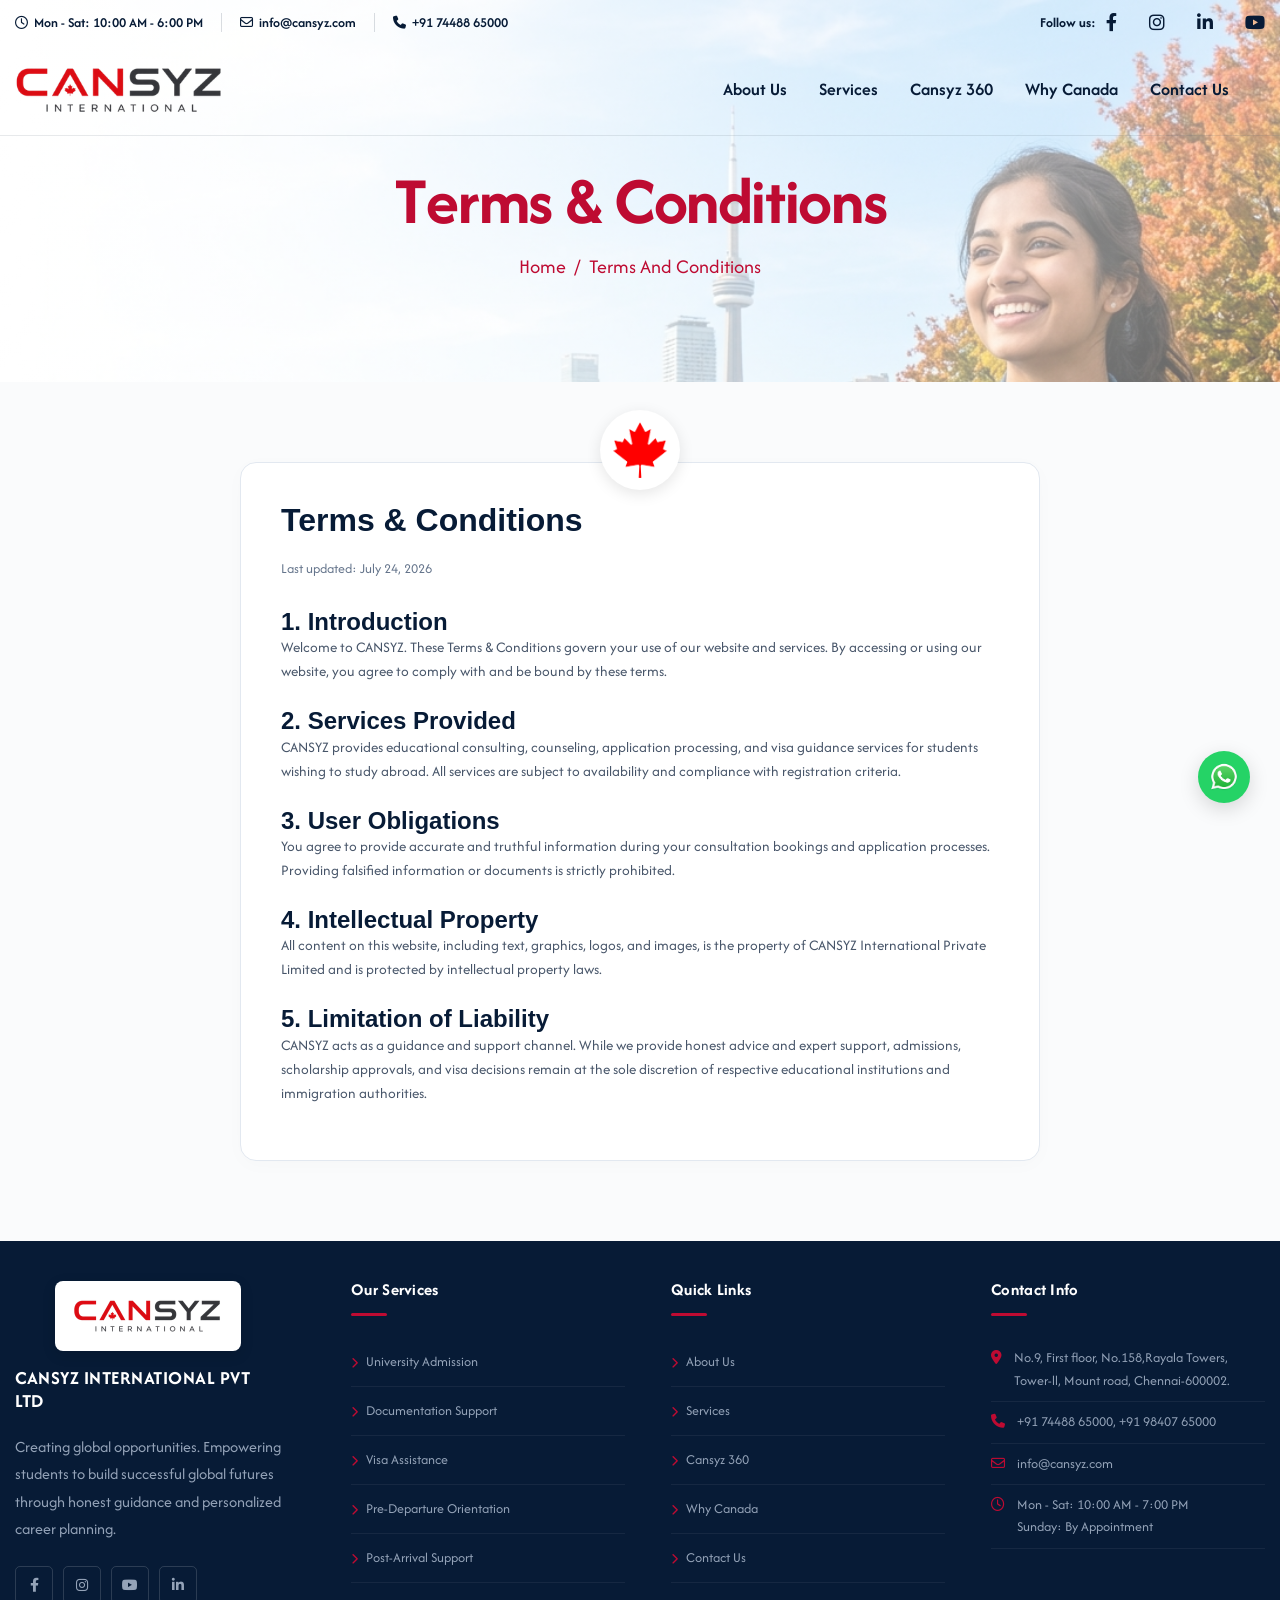
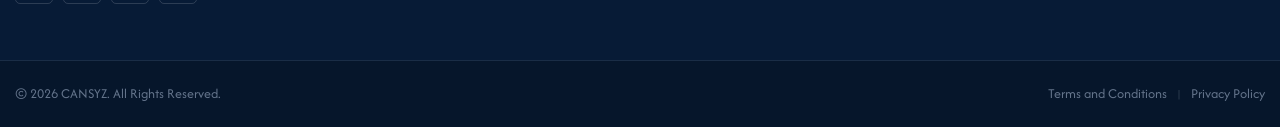
<file: terms.html>
<!DOCTYPE html>
<html lang="zxx">

<head>
    <meta charset="utf-8">
    <meta http-equiv="X-UA-Compatible" content="IE=edge">
    <meta name="viewport" content="width=device-width, initial-scale=1.0, maximum-scale=1">
    <meta name="description" content="Read the Terms & Conditions of CANSYZ International. Learn about student counseling, admission procedures, and visa support guidelines.">
    <meta name="keywords" content="terms and conditions, CANSYZ terms, study abroad consulting, rules, Chennai visa consultancy">
    <meta name="author" content="CANSYZ International">
    <title>CANSYZ - Terms and Conditions</title>
    <link rel="shortcut icon" type="image/png" href="images/Flag_of_Canada_leaf.webp">
    <link rel="preconnect" href="https://fonts.googleapis.com">
    <link rel="preconnect" href="https://fonts.gstatic.com" crossorigin>
    <link href="https://fonts.googleapis.com/css2?family=Afacad+Flux:wght@100..1000&family=Cormorant+Garamond:ital,wght@0,300;0,400;0,500;0,600;0,700;1,300;1,400;1,500;1,600;1,700&display=swap" rel="stylesheet">
    <link href="css/bootstrap.min.css" rel="stylesheet" media="screen">
    <link href="css/slicknav.min.css" rel="stylesheet">
    <link rel="stylesheet" href="css/swiper-bundle.min.css">
    <link href="css/all.min.css" rel="stylesheet" media="screen">
    <link href="css/animate.css" rel="stylesheet">
    <link rel="stylesheet" href="css/magnific-popup.css">
    <link rel="stylesheet" href="css/mousecursor.css">
    <link href="css/custom.css" rel="stylesheet" media="screen">
</head>

<body>
    <div id="loading-icon"><img src="images/Flag_of_Canada_leaf.webp" alt="" class="canada-loader-leaf"></div>

    <div class="topbar">
        <div class="container">
            <div class="row align-items-center">
                <div class="col-lg-8 col-md-12">
                    <div class="topbar-contact-info">
                        <ul>
                            <li><i class="fa-regular fa-clock"></i> Mon - Sat: 10:00 AM - 6:00 PM</li>
                            <li><i class="fa-regular fa-envelope"></i> <a href="mailto:info@cansyz.com">info@cansyz.com</a></li>
                            <li><i class="fa-solid fa-phone"></i> <a href="tel:+917448865000">+91 74488 65000</a></li>
                        </ul>
                    </div>
                </div>
                <div class="col-lg-4 col-md-12">
                    <div class="topbar-social-icons">
                        <span class="social-label">Follow us:</span>
                        <ul>
                            <li><a href="#"><i class="fa-brands fa-facebook-f"></i></a></li>
                            <li><a href="#"><i class="fa-brands fa-instagram"></i></a></li>
                            <li><a href="#"><i class="fa-brands fa-linkedin-in"></i></a></li>
                            <li><a href="#"><i class="fa-brands fa-youtube"></i></a></li>
                        </ul>
                    </div>
                </div>
            </div>
        </div>
    </div>

    <header class="main-header header-redesign">
        <div class="header-sticky">
            <nav class="navbar navbar-expand-lg">
                <div class="container">
                    <a class="navbar-brand" href="./"><img src="images/cansys-international-logo.png" alt="CANSYZ Logo" style="max-height: 70px;"></a>
                    <div class="collapse navbar-collapse main-menu">
                        <div class="nav-menu-wrapper ms-auto">
                            <ul class="navbar-nav ms-auto" id="menu">
                                <li class="nav-item"><a class="nav-link" href="about.html">About Us</a></li>
                                <li class="nav-item"><a class="nav-link" href="services.html">Services</a></li>
                                <li class="nav-item"><a class="nav-link" href="cansyz-360.html">Cansyz 360</a></li>
                                <li class="nav-item"><a class="nav-link" href="why-canada.html">Why Canada</a></li>
                                <li class="nav-item"><a class="nav-link" href="contact.html">Contact Us</a></li>
                            </ul>
                        </div>
                    </div>
                    <button class="header-hamburger-btn d-none d-lg-flex" type="button">
                        <span></span><span></span><span></span>
                    </button>
                    <div class="navbar-toggle"></div>
                </div>
            </nav>
            <div class="responsive-menu"></div>
        </div>
    </header>

    <div class="page-header parallaxie" style="background:linear-gradient(135deg,rgba(255, 255, 255, 0.88) 0%,rgba(255, 255, 255, 0.65) 45%,rgba(255, 255, 255, 0.15) 100%),url('images/hero_student_canada_banner.jpg') center center/cover no-repeat fixed; position: relative; overflow: hidden;">
        <div class="container" style="position: relative; z-index: 2;">
            <div class="row align-items-center">
                <div class="col-lg-12" style="padding-top: 60px;">
                    <div class="page-header-box">
                        <h1 class="text-anime-style-3" style="color: #BE0B32;" data-cursor="-opaque">Terms & Conditions</h1>
                        <nav class="wow fadeInUp">
                            <ol class="breadcrumb">
                                <li class="breadcrumb-item"><a href="./">home</a></li>
                                <li class="breadcrumb-item active" aria-current="page">terms and conditions</li>
                            </ol>
                        </nav>
                    </div>
                </div>
            </div>
        </div>
    </div>

    <div class="terms-privacy-content-section" style="padding: 80px 0; background: #fafbfc;">
        <div class="container">
            <div class="row">
                <div class="col-lg-12">
                    <div style="background: #ffffff; padding: 40px; border-radius: 16px; border: 1px solid #e2e8f0; box-shadow: 0 4px 20px rgba(0,0,0,0.02); max-width: 800px; margin: 0 auto;">
                        <h2 style="color: #071b36; margin-bottom: 20px; font-family: 'Outfit', sans-serif; font-weight: 800;">Terms & Conditions</h2>
                        <p style="color: #64748b; font-size: 14px; margin-bottom: 30px; font-family: 'Afacad Flux', sans-serif;">Last updated: July 24, 2026</p>
                        
                        <h4 style="color: #071b36; margin-top: 25px; font-family: 'Outfit', sans-serif; font-weight: 700;">1. Introduction</h4>
                        <p style="color: #475569; line-height: 1.6; margin-bottom: 15px; font-family: 'Afacad Flux', sans-serif; font-size: 15px;">Welcome to CANSYZ. These Terms & Conditions govern your use of our website and services. By accessing or using our website, you agree to comply with and be bound by these terms.</p>
                        
                        <h4 style="color: #071b36; margin-top: 25px; font-family: 'Outfit', sans-serif; font-weight: 700;">2. Services Provided</h4>
                        <p style="color: #475569; line-height: 1.6; margin-bottom: 15px; font-family: 'Afacad Flux', sans-serif; font-size: 15px;">CANSYZ provides educational consulting, counseling, application processing, and visa guidance services for students wishing to study abroad. All services are subject to availability and compliance with registration criteria.</p>
                        
                        <h4 style="color: #071b36; margin-top: 25px; font-family: 'Outfit', sans-serif; font-weight: 700;">3. User Obligations</h4>
                        <p style="color: #475569; line-height: 1.6; margin-bottom: 15px; font-family: 'Afacad Flux', sans-serif; font-size: 15px;">You agree to provide accurate and truthful information during your consultation bookings and application processes. Providing falsified information or documents is strictly prohibited.</p>
                        
                        <h4 style="color: #071b36; margin-top: 25px; font-family: 'Outfit', sans-serif; font-weight: 700;">4. Intellectual Property</h4>
                        <p style="color: #475569; line-height: 1.6; margin-bottom: 15px; font-family: 'Afacad Flux', sans-serif; font-size: 15px;">All content on this website, including text, graphics, logos, and images, is the property of CANSYZ International Private Limited and is protected by intellectual property laws.</p>
                        
                        <h4 style="color: #071b36; margin-top: 25px; font-family: 'Outfit', sans-serif; font-weight: 700;">5. Limitation of Liability</h4>
                        <p style="color: #475569; line-height: 1.6; margin-bottom: 15px; font-family: 'Afacad Flux', sans-serif; font-size: 15px;">CANSYZ acts as a guidance and support channel. While we provide honest advice and expert support, admissions, scholarship approvals, and visa decisions remain at the sole discretion of respective educational institutions and immigration authorities.</p>
                    </div>
                </div>
            </div>
        </div>
    </div>

    <!-- Footer Start -->
    <footer class="main-footer footer-redesign">
        <div class="container">
            <div class="row footer-main-row">

                <!-- Col 1: Logo + Leaf + Tagline + Social -->
                <div class="col-lg-3 col-md-6 col-12">
                    <div class="footer-brand">
                        <div class="footer-logo-container">
                            <div class="footer-logo-new" style="margin-bottom: 0;">
                                <img src="images/cansys-international-logo.png" alt="CANSYZ Logo" class="footer-logo-img" loading="lazy">
                            </div>
                            <h4 class="footer-logo-text">CANSYZ INTERNATIONAL PVT LTD</h4>
                        </div>
                        <p class="footer-tagline">Creating global opportunities. Empowering students to build successful global futures through honest guidance and personalized career planning.</p>
                        <div class="footer-social-new">
                            <a href="#" class="footer-soc-icon"><i class="fa-brands fa-facebook-f"></i></a>
                            <a href="#" class="footer-soc-icon"><i class="fa-brands fa-instagram"></i></a>
                            <a href="#" class="footer-soc-icon"><i class="fa-brands fa-youtube"></i></a>
                            <a href="#" class="footer-soc-icon"><i class="fa-brands fa-linkedin-in"></i></a>
                        </div>
                    </div>
                </div>

                <!-- Col 2: Our Services -->
                <div class="col-lg-3 col-md-6 col-12">
                    <div class="footer-links-new">
                        <h4 class="footer-col-title">Our Services</h4>
                        <div class="footer-col-underline"></div>
                        <ul>
                            <li><a href="services.html"><i class="fa-solid fa-chevron-right"></i> University Admission</a></li>
                            <li><a href="services.html"><i class="fa-solid fa-chevron-right"></i> Documentation Support</a></li>
                            <li><a href="services.html"><i class="fa-solid fa-chevron-right"></i> Visa Assistance</a></li>
                            <li><a href="services.html"><i class="fa-solid fa-chevron-right"></i> Pre-Departure Orientation</a></li>
                            <li><a href="services.html"><i class="fa-solid fa-chevron-right"></i> Post-Arrival Support</a></li>
                        </ul>
                    </div>
                </div>

                <!-- Col 3: Quick Links -->
                <div class="col-lg-3 col-md-6 col-12">
                    <div class="footer-links-new">
                        <h4 class="footer-col-title">Quick Links</h4>
                        <div class="footer-col-underline"></div>
                        <ul>
                            <li><a href="about.html"><i class="fa-solid fa-chevron-right"></i> About Us</a></li>
                            <li><a href="services.html"><i class="fa-solid fa-chevron-right"></i> Services</a></li>
                            <li><a href="cansyz-360.html"><i class="fa-solid fa-chevron-right"></i> Cansyz 360</a></li>
                            <li><a href="why-canada.html"><i class="fa-solid fa-chevron-right"></i> Why Canada</a></li>
                            <li><a href="contact.html"><i class="fa-solid fa-chevron-right"></i> Contact Us</a></li>
                        </ul>
                    </div>
                </div>

                <!-- Col 4: Contact Info -->
                <div class="col-lg-3 col-md-6 col-12">
                    <div class="footer-links-new">
                        <h4 class="footer-col-title">Contact Info</h4>
                        <div class="footer-col-underline"></div>
                        <ul class="footer-contact-list">
                            <li>
                                <i class="fa-solid fa-location-dot footer-contact-icon"></i>
                                <span>No.9, First floor, No.158,Rayala Towers, Tower-ll, Mount road, Chennai-600002.</span>
                            </li>
                            <li>
                                <i class="fa-solid fa-phone footer-contact-icon"></i>
                                <span>+91 74488 65000, +91 98407 65000</span>
                            </li>
                            <li>
                                <i class="fa-regular fa-envelope footer-contact-icon"></i>
                                <span>info@cansyz.com</span>
                            </li>
                            <li>
                                <i class="fa-regular fa-clock footer-contact-icon"></i>
                                <span>Mon - Sat: 10:00 AM - 7:00 PM<br>Sunday: By Appointment</span>
                            </li>
                        </ul>
                    </div>
                </div>
            </div>
        </div>

        <!-- Footer Bottom Bar -->
        <div class="footer-bottom-bar">
            <div class="container">
                <div class="row align-items-center">
                    <div class="col-md-6 col-12">
                        <p class="footer-copyright-new">&copy; 2026 CANSYZ. All Rights Reserved.</p>
                    </div>
                    <div class="col-md-6 col-12">
                        <div class="footer-bottom-nav">
                            <a href="terms.html">Terms and Conditions</a>
                            <span class="fbn-sep">|</span>
                            <a href="privacy.html">Privacy Policy</a>
                        </div>
                    </div>
                </div>
            </div>
        </div>
    </footer>
    <!-- Footer End -->

    <script src="js/jquery-3.7.1.min.js"></script>
    <script src="js/bootstrap.min.js"></script>
    <script src="js/validator.min.js"></script>
    <script src="js/jquery.slicknav.js"></script>
    <script src="js/swiper-bundle.min.js"></script>
    <script src="js/jquery.waypoints.min.js"></script>
    <script src="js/jquery.counterup.min.js"></script>
    <script src="js/jquery.magnific-popup.min.js"></script>
    <script src="js/SmoothScroll.js"></script>
    <script src="js/parallaxie.js"></script>
    <script src="js/gsap.min.js"></script>
    <script src="js/magiccursor.js"></script>
    <script src="js/SplitText.js"></script>
    <script src="js/ScrollTrigger.min.js"></script>
    <script src="js/jquery.mb.YTPlayer.min.js"></script>
    <script src="js/wow.min.js"></script>
    <script src="js/function.js"></script>
</body>

</html>
</file>
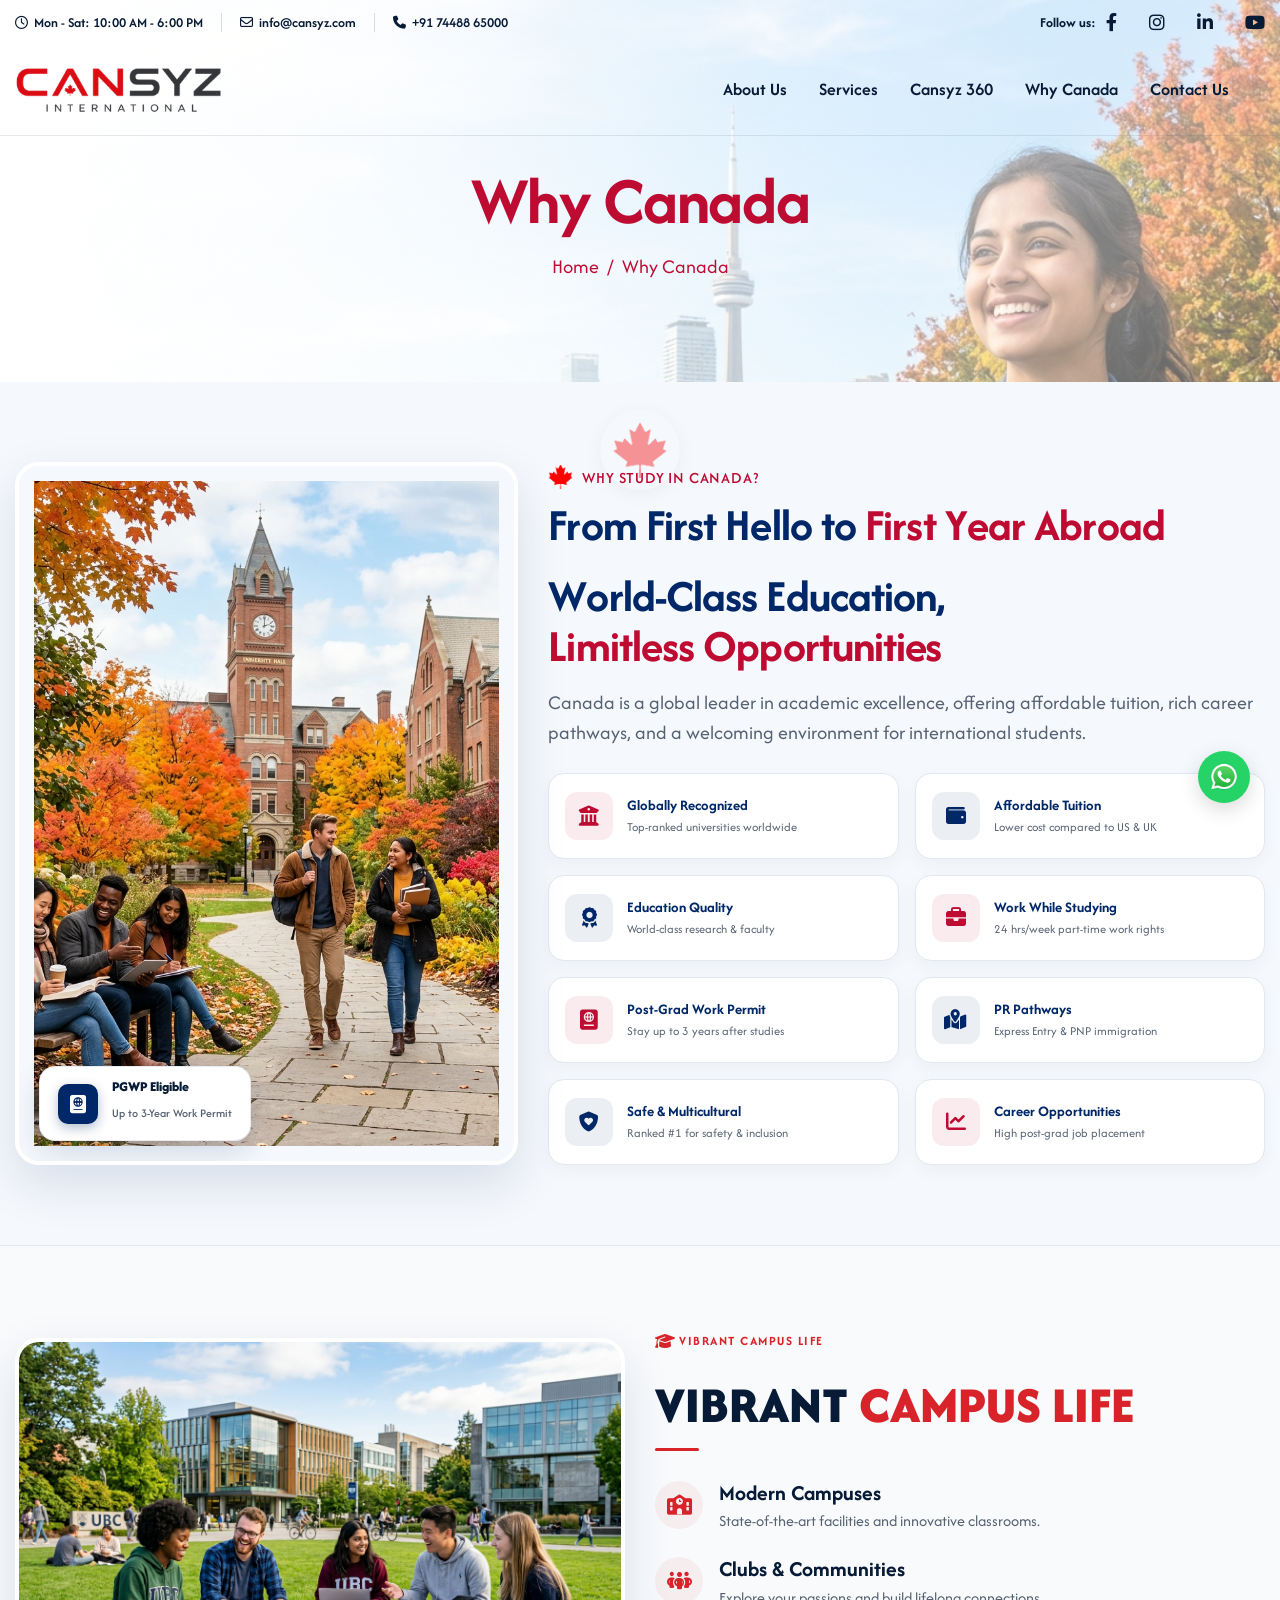
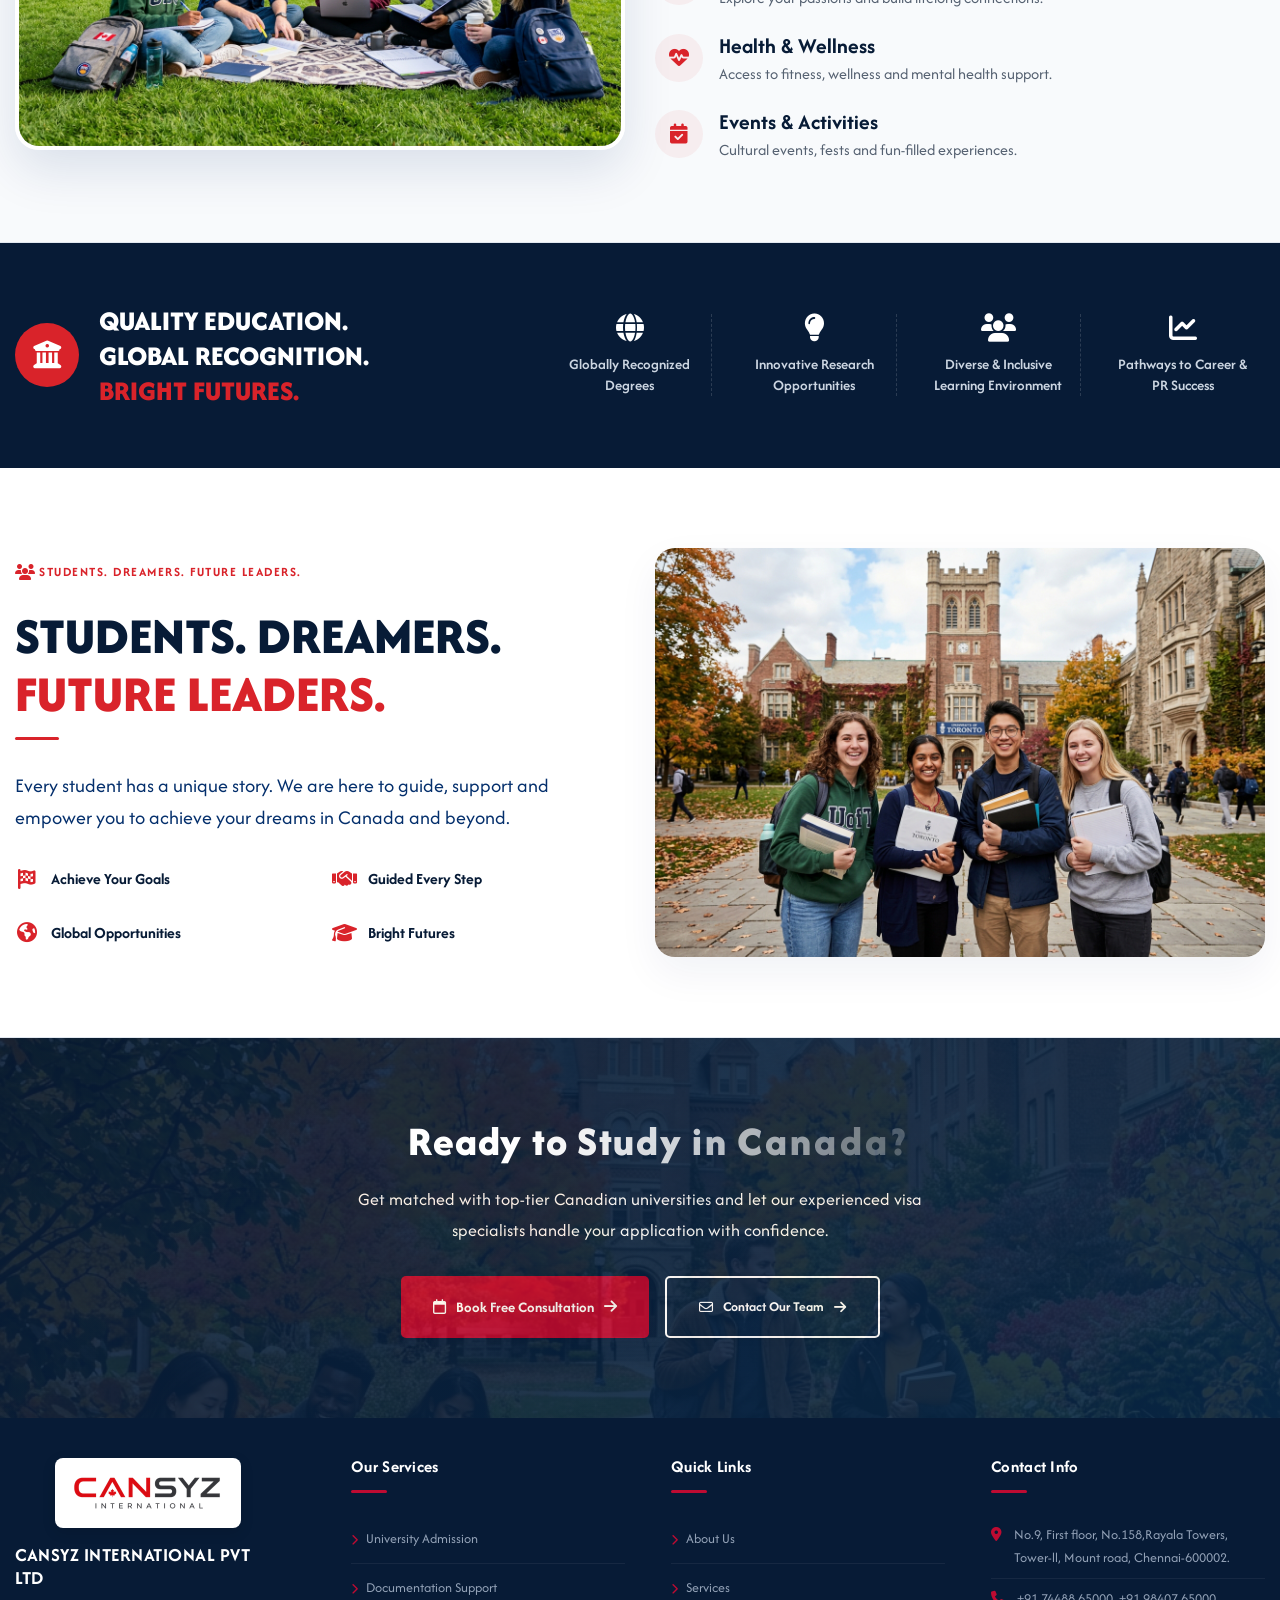
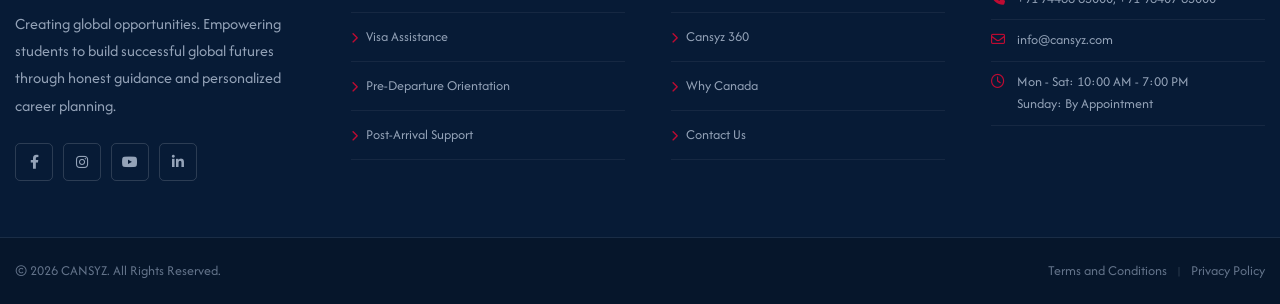
<file: why-canada.html>
<!DOCTYPE html>
<html lang="zxx">

<head>
    <meta charset="utf-8">
    <meta http-equiv="X-UA-Compatible" content="IE=edge">
    <meta name="viewport" content="width=device-width, initial-scale=1.0, maximum-scale=1">
    <meta name="description" content="Why study in Canada? Explore top-ranked universities, multicultural society, PGWP work permits, safe environment, and pathways to PR with CANSYZ.">
    <meta name="keywords" content="study abroad, Canada, education consultancy, CANSYZ, international students, visa assistance">
    <meta name="author" content="CANSYZ International">
    <title>CANSYZ - Why Canada | Study in Canada Guide</title>
    <link rel="shortcut icon" type="image/png" href="images/Flag_of_Canada_leaf.webp">
    <link rel="preconnect" href="https://fonts.googleapis.com">
    <link rel="preconnect" href="https://fonts.gstatic.com" crossorigin>
    <link href="https://fonts.googleapis.com/css2?family=Afacad+Flux:wght@100..1000&family=Cormorant+Garamond:ital,wght@0,300;0,400;0,500;0,600;0,700;1,300;1,400;1,500;1,600;1,700&display=swap" rel="stylesheet">
    <link href="css/bootstrap.min.css" rel="stylesheet" media="screen">
    <link href="css/slicknav.min.css" rel="stylesheet">
    <link rel="stylesheet" href="css/swiper-bundle.min.css">
    <link href="css/all.min.css" rel="stylesheet" media="screen">
    <link href="css/animate.css" rel="stylesheet">
    <link rel="stylesheet" href="css/magnific-popup.css">
    <link rel="stylesheet" href="css/mousecursor.css">
    <link href="css/custom.css" rel="stylesheet" media="screen">
    <style>
        .why-canada-visual-wrap .why-canada-img-box img {
            height: 100% !important;
            min-height: 400px;
        }
        .wc-campus-section .col-lg-7.d-flex {
            min-height: 450px;
        }
        .wc-intro-visual-wrap {
            position: relative;
            border-radius: 24px;
            overflow: hidden;
            box-shadow: 0 20px 50px rgba(0,39,104,0.12);
            border: 4px solid #FFFFFF;
            height: 100%;
            display: flex;
        }
        .wc-intro-img-box {
            width: 100%;
            display: flex;
        }
        .wc-intro-img {
            width: 100%;
            height: 100%;
            object-fit: cover;
            display: block;
            min-height: 400px;
        }
        .hero-btn-primary:hover {
            transform: translateY(-2px);
            box-shadow: 0 8px 24px rgba(190,11,50,0.25);
        }
        .hero-btn-outline:hover {
            background: #071b36 !important;
            color: #fff !important;
        }
    </style>
</head>

<body><div id="loading-icon"><img src="images/Flag_of_Canada_leaf.webp" alt="" class="canada-loader-leaf"></div>
        </div>
    </div>

    <div class="topbar">
        <div class="container">
            <div class="row align-items-center">
                <div class="col-lg-8 col-md-12">
                    <div class="topbar-contact-info">
                        <ul>
                            <li><i class="fa-regular fa-clock"></i> Mon - Sat: 10:00 AM - 6:00 PM</li>
                            <li><i class="fa-regular fa-envelope"></i> <a href="mailto:info@cansyz.com">info@cansyz.com</a></li>
                            <li><i class="fa-solid fa-phone"></i> <a href="tel:+917448865000">+91 74488 65000</a></li>
                        </ul>
                    </div>
                </div>
                <div class="col-lg-4 col-md-12">
                    <div class="topbar-social-icons">
                        <span class="social-label">Follow us:</span>
                        <ul>
                            <li><a href="#"><i class="fa-brands fa-facebook-f"></i></a></li>
                            <li><a href="#"><i class="fa-brands fa-instagram"></i></a></li>
                            <li><a href="#"><i class="fa-brands fa-linkedin-in"></i></a></li>
                            <li><a href="#"><i class="fa-brands fa-youtube"></i></a></li>
                        </ul>
                    </div>
                </div>
            </div>
        </div>
    </div>

    <header class="main-header header-redesign">
        <div class="header-sticky">
            <nav class="navbar navbar-expand-lg">
                <div class="container">
                    <a class="navbar-brand" href="./"><img src="images/cansys-international-logo.png" alt="CANSYZ Logo" style="max-height: 70px;"></a>
                    <div class="collapse navbar-collapse main-menu">
                        <div class="nav-menu-wrapper ms-auto">
                            <ul class="navbar-nav ms-auto" id="menu">
                                <li class="nav-item"><a class="nav-link" href="about.html">About Us</a></li>
                                <li class="nav-item"><a class="nav-link" href="services.html">Services</a></li>
                                <li class="nav-item"><a class="nav-link" href="cansyz-360.html">Cansyz 360</a></li>
                                <li class="nav-item active"><a class="nav-link" href="why-canada.html">Why Canada</a></li>
                                <li class="nav-item"><a class="nav-link" href="contact.html">Contact Us</a></li>
                            </ul>
                        </div>
                    </div>
                    <button class="header-hamburger-btn d-none d-lg-flex" type="button">
                        <span></span><span></span><span></span>
                    </button>
                    <div class="navbar-toggle"></div>
                </div>
            </nav>
            <div class="responsive-menu"></div>
        </div>
    </header>

    <div class="page-header parallaxie" style="background:linear-gradient(135deg,rgba(255, 255, 255, 0.88) 0%,rgba(255, 255, 255, 0.65) 45%,rgba(255, 255, 255, 0.15) 100%),url('images/hero_student_canada_banner.jpg') center center/cover no-repeat fixed; position: relative; overflow: hidden;">
        <div class="container" style="position: relative; z-index: 2;">
            <div class="row align-items-center">
                <div class="col-lg-12" style="padding-top: 60px;">
                    <div class="page-header-box">
                        <h1 class="text-anime-style-3" style="color: #BE0B32;" data-cursor="-opaque">Why Canada</h1>
                        <nav class="wow fadeInUp">
                            <ol class="breadcrumb">
                                <li class="breadcrumb-item"><a href="./">home</a></li>
                                <li class="breadcrumb-item active" aria-current="page">why canada</li>
                            </ol>
                        </nav>
                    </div>
                </div>
            </div>
        </div>
    </div>
    <!-- ============================================ -->
    <!-- SECTION 2 — WHY STUDY IN CANADA (moved from about.html) -->
    <!-- ============================================ -->
    <section class="why-canada-section" style="background:var(--secondary-color,#EFF4FA99);padding:80px 0;">
        <div class="container">
            <div class="row g-5 align-items-stretch">
                <!-- Left Visual Image & Floating Badges -->
                <div class="col-lg-5 d-flex">
                    <div class="why-canada-visual-wrap wow fadeInLeft d-flex w-100" data-wow-delay="0.1s" style="position:relative;border-radius:24px;overflow:hidden;box-shadow:0 20px 50px rgba(0,39,104,0.12);border:4px solid #fff;">
                        <div class="why-canada-img-box d-flex w-100" style="border-radius:0;border:none;box-shadow:none;">
                            <img src="images/canada_students_hero_bg.png" alt="Study in Canada - World-Class Campus" style="width:100%;height:100%;object-fit:cover;display:block;">
                        </div>
                        <div class="why-canada-badge badge-bottom" style="position:absolute;bottom:20px;left:20px;display:flex;align-items:center;gap:14px;background:#fff;border-radius:16px;padding:12px 18px;box-shadow:0 12px 30px rgba(0,39,104,0.14);border:1px solid rgba(226,232,240,0.8);z-index:3;">
                            <div class="badge-icon-wrap blue-bg" style="width:40px;height:40px;border-radius:10px;display:flex;align-items:center;justify-content:center;font-size:18px;flex-shrink:0;background:var(--primary-color,#002768);color:#fff;">
                                <i class="fa-solid fa-passport"></i>
                            </div>
                            <div class="badge-text">
                                <strong style="font-size:14px;color:#071b36;">PGWP Eligible</strong>
                                <span style="font-size:12px;color:#556171;">Up to 3-Year Work Permit</span>
                            </div>
                        </div>
                    </div>
                </div>

                <!-- Right Feature Cards Grid -->
                <div class="col-lg-7">
                    <div class="why-canada-content-wrap wow fadeInRight" data-wow-delay="0.15s">
                        <div class="section-title mb-4">
                              <div class="section-title wow fadeInRight">
                    <h3>WHY STUDY IN CANADA?</h3>
                    <h2 class="text-anime-style-3" data-cursor="-opaque">From First Hello to <span style="color:var(--accent-color);">First Year Abroad</span></h2>
                </div>
                            <h2 class="text-anime-style-3" data-cursor="-opaque">
                                World-Class Education,<br><span style="color:var(--accent-color, #BE0B32);">Limitless Opportunities</span>
                            </h2>
                            <p class="mt-3">Canada is a global leader in academic excellence, offering affordable tuition, rich career pathways, and a welcoming environment for international students.</p>
                        </div>

                        <!-- 2-Column Feature Cards Grid -->
                        <div class="why-canada-cards-grid">
                            <!-- Card 1 -->
                            <div class="why-canada-card card-red">
                                <div class="wcc-icon">
                                    <i class="fa-solid fa-building-columns"></i>
                                </div>
                                <div class="wcc-info">
                                    <h4>Globally Recognized</h4>
                                    <p>Top-ranked universities worldwide</p>
                                </div>
                            </div>

                            <!-- Card 2 -->
                            <div class="why-canada-card card-blue">
                                <div class="wcc-icon">
                                    <i class="fa-solid fa-wallet"></i>
                                </div>
                                <div class="wcc-info">
                                    <h4>Affordable Tuition</h4>
                                    <p>Lower cost compared to US &amp; UK</p>
                                </div>
                            </div>

                            <!-- Card 3 -->
                            <div class="why-canada-card card-blue">
                                <div class="wcc-icon">
                                    <i class="fa-solid fa-award"></i>
                                </div>
                                <div class="wcc-info">
                                    <h4>Education Quality</h4>
                                    <p>World-class research &amp; faculty</p>
                                </div>
                            </div>

                            <!-- Card 4 -->
                            <div class="why-canada-card card-red">
                                <div class="wcc-icon">
                                    <i class="fa-solid fa-briefcase"></i>
                                </div>
                                <div class="wcc-info">
                                    <h4>Work While Studying</h4>
                                    <p>24 hrs/week part-time work rights</p>
                                </div>
                            </div>

                            <!-- Card 5 -->
                            <div class="why-canada-card card-red">
                                <div class="wcc-icon">
                                    <i class="fa-solid fa-passport"></i>
                                </div>
                                <div class="wcc-info">
                                    <h4>Post-Grad Work Permit</h4>
                                    <p>Stay up to 3 years after studies</p>
                                </div>
                            </div>

                            <!-- Card 6 -->
                            <div class="why-canada-card card-blue">
                                <div class="wcc-icon">
                                    <i class="fa-solid fa-map-location-dot"></i>
                                </div>
                                <div class="wcc-info">
                                    <h4>PR Pathways</h4>
                                    <p>Express Entry &amp; PNP immigration</p>
                                </div>
                            </div>

                            <!-- Card 7 -->
                            <div class="why-canada-card card-blue">
                                <div class="wcc-icon">
                                    <i class="fa-solid fa-shield-heart"></i>
                                </div>
                                <div class="wcc-info">
                                    <h4>Safe &amp; Multicultural</h4>
                                    <p>Ranked #1 for safety &amp; inclusion</p>
                                </div>
                            </div>

                            <!-- Card 8 -->
                            <div class="why-canada-card card-red">
                                <div class="wcc-icon">
                                    <i class="fa-solid fa-chart-line"></i>
                                </div>
                                <div class="wcc-info">
                                    <h4>Career Opportunities</h4>
                                    <p>High post-grad job placement</p>
                                </div>
                            </div>
                        </div>

                    </div>
                </div>
            </div>
        </div>
    </section>
    <!-- ============================================ -->
    <!-- SECTION 3 — VIBRANT CAMPUS LIFE              -->
    <!-- ============================================ -->
    <section class="wc-campus-section">
        <div class="container">
            <div class="row align-items-center g-5">
                <!-- Left Visual Image Column -->
                <div class="col-lg-6 col-md-12">
                    <div class="wc-intro-visual-wrap wow fadeInLeft" data-wow-delay="0.1s">
                        <div class="wc-intro-img-box">
                            <img src="images/why_canada_campus_life.jpg" alt="Vibrant Campus Life at Canadian University" class="wc-intro-img">
                        </div>
                    </div>
                </div>
                <!-- Right Bullet List Column -->
                <div class="col-lg-6 col-md-12">
                    <div class="wc-campus-content wow fadeInRight" data-wow-delay="0.2s">
                        <div class="wc-badge">
                            <i class="fa-solid fa-graduation-cap wc-cap-icon"></i>
                            <span>VIBRANT CAMPUS LIFE</span>
                        </div>
                        <h2 class="wc-heading">VIBRANT <span class="wc-highlight">CAMPUS LIFE</span></h2>
                        <div class="wc-red-underline"></div>
                        
                        <div class="wc-bullets-list">
                            <!-- Bullet 1 -->
                            <div class="wc-bullet-item">
                                <div class="wc-bullet-icon-red">
                                    <i class="fa-solid fa-school"></i>
                                </div>
                                <div class="wc-bullet-text">
                                    <h4>Modern Campuses</h4>
                                    <p>State-of-the-art facilities and innovative classrooms.</p>
                                </div>
                            </div>
                            <!-- Bullet 2 -->
                            <div class="wc-bullet-item">
                                <div class="wc-bullet-icon-red">
                                    <i class="fa-solid fa-people-group"></i>
                                </div>
                                <div class="wc-bullet-text">
                                    <h4>Clubs & Communities</h4>
                                    <p>Explore your passions and build lifelong connections.</p>
                                </div>
                            </div>
                            <!-- Bullet 3 -->
                            <div class="wc-bullet-item">
                                <div class="wc-bullet-icon-red">
                                    <i class="fa-solid fa-heart-pulse"></i>
                                </div>
                                <div class="wc-bullet-text">
                                    <h4>Health & Wellness</h4>
                                    <p>Access to fitness, wellness and mental health support.</p>
                                </div>
                            </div>
                            <!-- Bullet 4 -->
                            <div class="wc-bullet-item">
                                <div class="wc-bullet-icon-red">
                                    <i class="fa-solid fa-calendar-check"></i>
                                </div>
                                <div class="wc-bullet-text">
                                    <h4>Events & Activities</h4>
                                    <p>Cultural events, fests and fun-filled experiences.</p>
                                </div>
                            </div>
                        </div>
                    </div>
                </div>
            </div>
        </div>
    </section>

    <!-- ============================================ -->
    <!-- SECTION 4 — QUALITY EDUCATION BANNER         -->
    <!-- ============================================ -->
    <section class="wc-navy-banner-section wow fadeInUp">
        <div class="container">
            <div class="row align-items-center g-4">
                <!-- Left Title Column -->
                <div class="col-lg-5 col-md-12">
                    <div class="wc-navy-left">
                        <div class="wc-navy-icon-circle">
                            <i class="fa-solid fa-building-columns"></i>
                        </div>
                        <h2 class="wc-navy-title">
                            QUALITY EDUCATION.<br>
                            GLOBAL RECOGNITION.<br>
                            <span class="wc-navy-highlight">BRIGHT FUTURES.</span>
                        </h2>
                    </div>
                </div>
                <!-- Right Grid Items Column -->
                <div class="col-lg-7 col-md-12">
                    <div class="wc-navy-grid">
                        <div class="wc-navy-item">
                            <i class="fa-solid fa-globe"></i>
                            <p>Globally Recognized Degrees</p>
                        </div>
                        <div class="wc-navy-item">
                            <i class="fa-solid fa-lightbulb"></i>
                            <p>Innovative Research Opportunities</p>
                        </div>
                        <div class="wc-navy-item">
                            <i class="fa-solid fa-users"></i>
                            <p>Diverse & Inclusive Learning Environment</p>
                        </div>
                        <div class="wc-navy-item">
                            <i class="fa-solid fa-chart-line"></i>
                            <p>Pathways to Career & PR Success</p>
                        </div>
                    </div>
                </div>
            </div>
        </div>
    </section>

    <!-- ============================================ -->
    <!-- SECTION 5 — STUDENTS. DREAMERS. LEADERS.     -->
    <!-- ============================================ -->
    <section class="wc-leaders-section">
        <div class="container">
            <div class="row align-items-center g-5">
                <!-- Left Content Column -->
                <div class="col-lg-6 col-md-12">
                    <div class="wc-leaders-content wow fadeInLeft" data-wow-delay="0.1s">
                        <div class="wc-badge">
                            <i class="fa-solid fa-users wc-cap-icon"></i>
                            <span>STUDENTS. DREAMERS. FUTURE LEADERS.</span>
                        </div>
                        <h2 class="wc-heading">STUDENTS. DREAMERS.<br><span class="wc-highlight">FUTURE LEADERS.</span></h2>
                        <div class="wc-red-underline"></div>
                        <p class="wc-leaders-desc">
                            Every student has a unique story. We are here to guide, support and empower you to achieve your dreams in Canada and beyond.
                        </p>
                        
                        <div class="wc-leaders-features">
                            <div class="wc-leader-feature">
                                <i class="fa-solid fa-flag-checkered"></i>
                                <span>Achieve Your Goals</span>
                            </div>
                            <div class="wc-leader-feature">
                                <i class="fa-solid fa-handshake"></i>
                                <span>Guided Every Step</span>
                            </div>
                            <div class="wc-leader-feature">
                                <i class="fa-solid fa-earth-americas"></i>
                                <span>Global Opportunities</span>
                            </div>
                            <div class="wc-leader-feature">
                                <i class="fa-solid fa-graduation-cap"></i>
                                <span>Bright Futures</span>
                            </div>
                        </div>
                    </div>
                </div>
                <!-- Right Image Column -->
                <div class="col-lg-6 col-md-12">
                    <div class="wc-leaders-visual wow fadeInRight" data-wow-delay="0.2s">
                        <img src="images/why_canada_students_group.jpg" alt="Diverse University Students" class="wc-leaders-img">
                    </div>
                </div>
            </div>
        </div>
    </section>

    <!-- ============================================ -->
    <!-- CALL TO ACTION                               -->
    <!-- ============================================ -->
    <section class="about-cta-section" style="background:#f8fafc;padding:80px 0;border-top:1px solid #e2e8f0;">
        <div class="container">
            <div class="row">
                <div class="col-lg-12 text-center">
                    <h2 class="text-anime-style-3" style="color:#fff;font-family:'Afacad Flux',sans-serif;font-size:42px;font-weight:800;" data-cursor="-opaque">Ready to Study in Canada?</h2>
                    <p class="wow fadeInUp" data-wow-delay="0.1s" style="color:#fff;max-width:600px;margin:20px auto 30px auto;font-size:18px;line-height:1.7;">Get matched with top-tier Canadian universities and let our experienced visa specialists handle your application with confidence.</p>
                    <div class="d-flex justify-content-center gap-3 flex-wrap">
                        <a href="contact.html" class="hero-btn-primary" style="background:var(--accent-color,#BE0B32);color:#fff;padding:14px 32px;border-radius:8px;font-weight:700;text-decoration:none;display:inline-flex;align-items:center;gap:10px;transition:all 0.3s;">
                            <i class="fa-regular fa-calendar"></i>
                            Book Free Consultation
                            <i class="fa-solid fa-arrow-right"></i>
                        </a>
                        <a href="contact.html" class="hero-btn-outline" style="background:transparent;border:2px solid #fff;color:#fff !important;padding:14px 32px;border-radius:8px;font-weight:700;text-decoration:none;display:inline-flex;align-items:center;gap:10px;transition:all 0.3s;">
                            <i class="fa-regular fa-envelope"></i>
                            Contact Our Team
                            <i class="fa-solid fa-arrow-right"></i>
                        </a>
                    </div>
                </div>
            </div>
        </div>
    </section>

        <footer class="main-footer footer-redesign">
        <div class="container">
            <div class="row footer-main-row">

                <!-- Col 1: Logo + Leaf + Tagline + Social -->
                <div class="col-lg-3 col-md-6 col-12">
                    <div class="footer-brand">
                        <div class="footer-logo-container">
                            <div class="footer-logo-new" style="margin-bottom: 0;">
                                <img src="images/cansys-international-logo.png" alt="CANSYZ Logo" class="footer-logo-img" loading="lazy">
                            </div>
                            <h4 class="footer-logo-text">CANSYZ INTERNATIONAL PVT LTD</h4>
                        </div>
                        <p class="footer-tagline">Creating global opportunities. Empowering students to build successful global futures through honest guidance and personalized career planning.</p>
                        <div class="footer-social-new">
                            <a href="#" class="footer-soc-icon"><i class="fa-brands fa-facebook-f"></i></a>
                            <a href="#" class="footer-soc-icon"><i class="fa-brands fa-instagram"></i></a>
                            <a href="#" class="footer-soc-icon"><i class="fa-brands fa-youtube"></i></a>
                            <a href="#" class="footer-soc-icon"><i class="fa-brands fa-linkedin-in"></i></a>
                        </div>
                    </div>
                </div>

                <!-- Col 2: Our Services -->
                <div class="col-lg-3 col-md-6 col-12">
                    <div class="footer-links-new">
                        <h4 class="footer-col-title">Our Services</h4>
                        <div class="footer-col-underline"></div>
                        <ul>
                            <li><a href="services.html"><i class="fa-solid fa-chevron-right"></i> University Admission</a></li>
                            <li><a href="services.html"><i class="fa-solid fa-chevron-right"></i> Documentation Support</a></li>
                            <li><a href="services.html"><i class="fa-solid fa-chevron-right"></i> Visa Assistance</a></li>
                            <li><a href="services.html"><i class="fa-solid fa-chevron-right"></i> Pre-Departure Orientation</a></li>
                            <li><a href="services.html"><i class="fa-solid fa-chevron-right"></i> Post-Arrival Support</a></li>
                        </ul>
                    </div>
                </div>

                <!-- Col 3: Quick Links -->
                <div class="col-lg-3 col-md-6 col-12">
                    <div class="footer-links-new">
                        <h4 class="footer-col-title">Quick Links</h4>
                        <div class="footer-col-underline"></div>
                        <ul>
                            <li><a href="about.html"><i class="fa-solid fa-chevron-right"></i> About Us</a></li>
                            <li><a href="services.html"><i class="fa-solid fa-chevron-right"></i> Services</a></li>
                            <li><a href="cansyz-360.html"><i class="fa-solid fa-chevron-right"></i> Cansyz 360</a></li>
                            <li><a href="why-canada.html"><i class="fa-solid fa-chevron-right"></i> Why Canada</a></li>
                            <li><a href="contact.html"><i class="fa-solid fa-chevron-right"></i> Contact Us</a></li>
                        </ul>
                    </div>
                </div>

                <!-- Col 4: Contact Info -->
                <div class="col-lg-3 col-md-6 col-12">
                    <div class="footer-links-new">
                        <h4 class="footer-col-title">Contact Info</h4>
                        <div class="footer-col-underline"></div>
                        <ul class="footer-contact-list">
                            <li>
                                <i class="fa-solid fa-location-dot footer-contact-icon"></i>
                                <span>No.9, First floor, No.158,Rayala Towers, Tower-ll, Mount road, Chennai-600002.</span>
                            </li>
                            <li>
                                <i class="fa-solid fa-phone footer-contact-icon"></i>
                                <span>+91 74488 65000, +91 98407 65000</span>
                            </li>
                            <li>
                                <i class="fa-regular fa-envelope footer-contact-icon"></i>
                                <span>info@cansyz.com</span>
                            </li>
                            <li>
                                <i class="fa-regular fa-clock footer-contact-icon"></i>
                                <span>Mon - Sat: 10:00 AM - 7:00 PM<br>Sunday: By Appointment</span>
                            </li>
                        </ul>
                    </div>
                </div>
            </div>
        </div>

        <!-- Footer Bottom Bar -->
        <div class="footer-bottom-bar">
            <div class="container">
                <div class="row align-items-center">
                    <div class="col-md-6 col-12">
                        <p class="footer-copyright-new">&copy; 2026 CANSYZ. All Rights Reserved.</p>
                    </div>
                    <div class="col-md-6 col-12">
                        <div class="footer-bottom-nav">
                            <a href="terms.html">Terms and Conditions</a>
                            <span class="fbn-sep">|</span>
                            <a href="privacy.html">Privacy Policy</a>
                        </div>
                    </div>
                </div>
            </div>
        </div>
    </footer>

    <script src="js/jquery-3.7.1.min.js"></script>
    <script src="js/bootstrap.min.js"></script>
    <script src="js/validator.min.js"></script>
    <script src="js/jquery.slicknav.js"></script>
    <script src="js/swiper-bundle.min.js"></script>
    <script src="js/jquery.waypoints.min.js"></script>
    <script src="js/jquery.counterup.min.js"></script>
    <script src="js/jquery.magnific-popup.min.js"></script>
    <script src="js/SmoothScroll.js"></script>
    <script src="js/parallaxie.js"></script>
    <script src="js/gsap.min.js"></script>
    <script src="js/magiccursor.js"></script>
    <script src="js/SplitText.js"></script>
    <script src="js/ScrollTrigger.min.js"></script>
    <script src="js/jquery.mb.YTPlayer.min.js"></script>
    <script src="js/wow.min.js"></script>
    <script src="js/function.js"></script>
</body>

</html>
</file>
<file: css/custom.css>
:root {
	--primary-color: #002768;
	--secondary-color: #EFF4FA99;
	--text-color: #556171;
	--accent-color: #BE0B32;
	--white-color: #FFFFFF;
	--divider-color: #55617124;
	--dark-divider-color: #FFFFFF24;
	--error-color: rgb(230, 87, 87);
	--default-font: "Afacad Flux", sans-serif;
	--accent-font: "Cormorant Garamond", serif;
}
/************************************/
/*** 	   02. General css		  ***/
/************************************/

body {
	font-family: var(--default-font);
	font-size: 20px;
	font-weight: 400;
	line-height: 1.5em;
	background-color: var(--white-color);
	color: var(--text-color);
}

p {
	line-height: 1.5em;
	margin-bottom: 1.5em;
}

h1,
h2,
h3,
h4,
h5,
h6 {
	margin: 0;
	font-weight: 600;
	line-height: 1.1em;
	color: var(--primary-color);
}

figure {
	margin: 0;
}

img {
	max-width: 100%;
}

a {
	text-decoration: none;
}

a:hover {
	text-decoration: none;
	outline: 0;
}

a:focus {
	text-decoration: none;
	outline: 0;
}

html,
body {
	width: 100%;
	overflow-x: clip;
}

.container {
	max-width: 1300px;
}

.container,
.container-fluid,
.container-lg,
.container-md,
.container-sm,
.container-xl,
.container-xxl {
	padding-right: 15px;
	padding-left: 15px;
}

.image-anime {
	position: relative;
	overflow: hidden;
}

.image-anime:after {
	content: "";
	position: absolute;
	width: 200%;
	height: 0%;
	left: 50%;
	top: 50%;
	background-color: rgba(255, 255, 255, .3);
	transform: translate(-50%, -50%) rotate(-45deg);
	z-index: 1;
}

.image-anime:hover:after {
	height: 250%;
	transition: all 600ms linear;
	background-color: transparent;
}

.reveal {
	position: relative;
	display: -webkit-inline-box;
	display: -ms-inline-flexbox;
	display: inline-flex;
	visibility: hidden;
	overflow: hidden;
}

.reveal img {
	height: 100%;
	width: 100%;
	-o-object-fit: cover;
	object-fit: cover;
	-webkit-transform-origin: left;
	transform-origin: left;
}

.row {
	margin-right: -15px;
	margin-left: -15px;
}

.row>* {
	padding-right: 15px;
	padding-left: 15px;
}

.row.no-gutters {
	margin-right: 0px;
	margin-left: 0px;
}

.row.no-gutters>* {
	padding-right: 0px;
	padding-left: 0px;
}

.btn-default {
	position: relative;
	display: inline-block;
	font-size: 18px;
	font-weight: 700;
	line-height: 1em;
	text-transform: capitalize;
	background: transparent;
	color: var(--accent-color);
	border-radius: 0;
	padding: 15px 22px;
	border: 1px solid var(--accent-color);
	overflow: hidden;
	transition: all 0.4s ease-in-out;
	z-index: 1;
}

.btn-default:hover {
	color: var(--white-color);
}

.btn-default:before {
	content: "";
	position: absolute;
	top: 0;
	bottom: 0;
	left: 50%;
	right: 50%;
	opacity: 0;
	background-color: var(--accent-color);
	border-radius: 0;
	transition: all 0.4s ease-in-out;
	z-index: -1;
}

.btn-default:hover:before,
.btn-default:focus:before {
	left: 0;
	right: 0;
	opacity: 1;
}

.readmore-btn {
	position: relative;
	color: var(--accent-color);
	font-size: 20px;
	font-weight: 700;
	text-transform: capitalize;
	padding-right: 30px;
	transition: all 0.3s ease-in-out;
}

.readmore-btn:hover {
	color: var(--primary-color);
}

.readmore-btn:after {
	content: '';
	position: absolute;
	right: 0;
	top: 4px;
	background: url('../images/arrow-accent.svg') no-repeat;
	background-position: right center;
	background-size: cover;
	width: 22px;
	height: 22px;
	transition: all 0.3s ease-in-out;
}

.readmore-btn:hover:after {
	filter: brightness(0) invert(0);
	transform: translateX(2px);
}

.cb-cursor:before {
	background: var(--accent-color);
}

.preloader {
	position: fixed;
	top: 0;
	left: 0;
	right: 0;
	bottom: 0;
	z-index: 1000;
	background-color: var(--accent-color);
	display: flex;
	align-items: center;
	justify-content: center;
}

.loading-container,
.loading {
	height: 100px;
	position: relative;
	width: 100px;
	border-radius: 100%;
}

.loading-container {
	margin: 40px auto;
}

.loading {
	border: 1px solid transparent;
	border-color: transparent var(--white-color) transparent var(--white-color);
	animation: rotate-loading 1.5s linear 0s infinite normal;
	transform-origin: 50% 50%;
}

.loading-container:hover .loading,
.loading-container .loading {
	transition: all 0.5s ease-in-out;
}

#loading-icon {
	position: absolute;
	top: 50%;
	left: 50%;
	max-width: 100px;
	transform: translate(-50%, -50%);
}

@keyframes rotate-loading {
	0% {
		transform: rotate(0deg);
	}

	100% {
		transform: rotate(360deg);
	}
}

.section-row {
	margin-bottom: 40px;
}

.section-row .section-title {
	margin-bottom: 0;
}

.section-btn {
	text-align: end;
}

.section-title-content {
	margin-left: 100px;
}

.section-title-content p {
	margin: 0;
}

.section-title {
	margin-bottom: 20px;
}

.section-title h3 {
	position: relative;
	display: inline-block;
	font-size: 16px;
	font-weight: 500;
	line-height: 1.6em;
	letter-spacing: 0.05em;
	text-transform: uppercase;
	color: var(--accent-color);
	padding-left: 34px;
	margin-bottom: 10px;
}

.section-title h3::before {
	content: '';
	position: absolute;
	top: 50%;
	left: 0;
	transform: translateY(-50%);
	background: url(../images/Flag_of_Canada_leaf.webp);
	background-repeat: no-repeat;
	background-position: left center;
	background-size: cover;
	width: 25px;
	height: 24px;
}

.section-title h1 {
	font-size: 68px;
	font-weight: 700;
	letter-spacing: -0.02em;
	margin-bottom: 0;
	cursor: none;
}

.section-title h2 {
	font-size: 46px;
	font-weight: 700;
	letter-spacing: -0.02em;
	margin-bottom: 0;
	cursor: none;
}

.section-title p {
	margin-top: 10px;
	margin-bottom: 0;
}

.section-title.dark-section p,
.section-title.dark-section h1,
.section-title.dark-section h2,
.section-title.dark-section h3 {
	color: var(--white-color);
}

.section-title-content.dark-section p {
	color: var(--white-color);
}

.help-block.with-errors ul {
	margin: 0;
	text-align: left;
}

.help-block.with-errors ul li {
	color: var(--error-color);
	font-weight: 500;
	font-size: 14px;
}

/************************************/
/**** 	   03. Header css		 ****/
/************************************/

.topbar {
	background: var(--accent-color);
	padding: 10px 0;
}

.topbar-contact-info ul {
	display: flex;
	list-style: none;
	padding: 0;
	margin: 0;
}

.topbar-contact-info ul li {
	color: var(--white-color);
	line-height: normal;
	display: flex;
	align-items: center;
	border-right: 1px solid var(--white-color);
	margin-right: 20px;
	padding-right: 20px;
}

.topbar-contact-info ul li:last-child {
	border-right: none;
	margin-right: 0px;
	padding-right: 0px;
}

.topbar-contact-info ul li span {
	font-weight: 700;
	margin-right: 3px;
}

.topbar-contact-info ul li img {
	max-width: 20px;
	margin-right: 10px;
}

.topbar-contact-info ul li a {
	color: inherit;
	transition: all 0.3s ease-in-out;
}

.topbar-contact-info ul li a:hover {
	color: var(--primary-color);
}

.topbar-social-icons {
	text-align: right;
	line-height: normal;
}

.topbar-social-icons ul {
	margin: 0;
	padding: 0;
	list-style: none;
}

.topbar-social-icons ul li {
	display: inline-block;
	margin-right: 20px;
}

.topbar-social-icons ul li:last-child {
	margin-right: 0;
}

.topbar-social-icons ul li a {
	color: inherit;
}

.topbar-social-icons ul li a i {
	font-size: 18px;
	color: var(--white-color);
	transition: all 0.3s ease-in-out;
}

.topbar-social-icons ul li a:hover i {
	color: var(--primary-color);
}

header.main-header {
	position: relative;
	background-color: var(--white-color);
	border-bottom: 1px solid var(--divider-color);
	z-index: 100;
}

header.main-header .header-sticky {
	position: relative;
	top: 0;
	z-index: 100;
}

header.main-header .header-sticky.hide {
	transform: translateY(-100%);
	transition: transform 0.3s ease-in-out;
	border-radius: 0;
}

header.main-header .header-sticky.active {
	position: fixed;
	top: 0;
	left: 0;
	right: 0;
	border-radius: 0;
	transform: translateY(0);
	background-color: var(--white-color);
	border-bottom: 1px solid var(--divider-color);
}

.navbar {
	padding: 10px 0;
	align-items: center;
}

.navbar-brand {
	padding: 0;
	margin: 0;
}

.main-menu .nav-menu-wrapper {
	flex: 1;
	text-align: center;
	margin: 0 20px;
}

.main-menu .nav-menu-wrapper>ul {
	align-items: center;
	display: inline-flex;
}

.main-menu ul li {
	margin: 0;
	position: relative;
}

.main-menu ul li a {
	font-size: 20px;
	font-weight: 400;
	line-height: 1.2em;
	padding: 14px 20px !important;
	color: var(--primary-color);
	text-transform: capitalize;
	transition: all 0.3s ease-in-out;
}

.main-menu ul li.submenu>a:after {
	content: '\f107';
	font-family: 'FontAwesome';
	font-weight: 900;
	font-size: 14px;
	margin-left: 8px;
}

.main-menu ul li a:hover,
.main-menu ul li a:focus {
	color: var(--accent-color);
}

.main-menu ul ul {
	visibility: hidden;
	opacity: 0;
	transform: scaleY(0.8);
	transform-origin: top;
	padding: 0;
	margin: 0;
	list-style: none;
	width: 230px;
	border-radius: 20px;
	position: absolute;
	left: 0;
	top: 100%;
	background-color: var(--primary-color);
	transition: all 0.3s ease-in-out;
	text-align: left;
}

.main-menu ul li.submenu:first-child ul {
	width: 230px;
}

.main-menu ul ul ul {
	left: 100%;
	top: 0;
	text-align: left;
}

.main-menu ul li:hover>ul {
	visibility: visible;
	opacity: 1;
	transform: scaleY(1);
	padding: 5px 0;
}

.main-menu ul li.submenu ul li.submenu>a:after {
	content: '\f105';
	float: right;
}

.main-menu ul ul li {
	margin: 0;
	padding: 0;
}

.main-menu ul ul li a {
	color: var(--white-color);
	padding: 6px 20px !important;
	transition: all 0.3s ease-in-out;
}

.main-menu ul li:hover>ul {
	visibility: visible;
	opacity: 1;
	transform: scaleY(1);
	padding: 5px 0;
}

.main-menu ul ul li a:hover,
.main-menu ul ul li a:focus {
	color: var(--accent-color);
	background-color: transparent;
	padding: 6px 20px 6px 23px !important;
}

.main-menu ul li.highlighted-menu {
	display: none;
}

.contact-now-box {
	display: flex;
	align-items: center;
}

.contact-now-box .icon-box {
	background-color: var(--accent-color);
	border-radius: 50%;
	width: 50px;
	height: 50px;
	display: flex;
	align-items: center;
	justify-content: center;
	margin-right: 10px;
	transition: all 0.3s ease-in-out;
}

.contact-now-box:hover .icon-box {
	background-color: var(--primary-color);
}

.contact-now-box .icon-box img {
	max-width: 25px;
}

.contact-now-box-content {
	width: calc(100% - 60px);
}

.contact-now-box-content p {
	font-size: 16px;
	text-transform: capitalize;
	margin-bottom: 5px;
}

.contact-now-box-content h3 {
	font-size: 20px;
}

.contact-now-box-content h3 a {
	color: initial;
	transition: all 0.3s ease-in-out;
}

.contact-now-box-content h3 a:hover {
	color: var(--primary-color);
}

.responsive-menu,
.navbar-toggle {
	display: none;
}

.responsive-menu {
	top: 0;
	position: relative;
}

.slicknav_btn {
	background: var(--accent-color);
	padding: 0;
	display: flex;
	align-items: center;
	justify-content: center;
	width: 38px;
	height: 38px;
	margin: 0;
	border-radius: 0;
}

.slicknav_icon .slicknav_icon-bar {
	display: block;
	width: 100%;
	height: 3px;
	width: 22px;
	background-color: var(--white-color);
	border-radius: 6px;
	margin: 4px auto !important;
	transition: all 0.1s ease-in-out;
}

.slicknav_icon .slicknav_icon-bar:first-child {
	margin-top: 0 !important;
}

.slicknav_icon .slicknav_icon-bar:last-child {
	margin-bottom: 0 !important;
}

.navbar-toggle a.slicknav_btn.slicknav_open .slicknav_icon span.slicknav_icon-bar:nth-child(1) {
	transform: rotate(-45deg) translate(-5px, 5px);
}

.navbar-toggle a.slicknav_btn.slicknav_open .slicknav_icon span.slicknav_icon-bar:nth-child(2) {
	opacity: 0;
}

.navbar-toggle a.slicknav_btn.slicknav_open .slicknav_icon span.slicknav_icon-bar:nth-child(3) {
	transform: rotate(45deg) translate(-5px, -5px);
}

.slicknav_menu {
	position: absolute;
	width: 100%;
	padding: 0;
	background: var(--accent-color);
}

.slicknav_menu ul {
	margin: 5px 0;
}

.slicknav_menu ul ul {
	margin: 0;
}

.slicknav_nav .slicknav_row,
.slicknav_nav li a {
	position: relative;
	font-size: 20px;
	font-weight: 400;
	text-transform: capitalize;
	padding: 8px 20px;
	color: var(--white-color);
	line-height: 1.2em;
	margin: 0;
	border-radius: 0 !important;
	transition: all 0.3s ease-in-out;
}

.slicknav_nav a:hover,
.slicknav_nav a:focus,
.slicknav_nav .slicknav_row:hover {
	background-color: transparent;
	color: var(--primary-color);
}

.slicknav_menu ul ul li a {
	padding: 8px 20px 8px 30px;
}

.slicknav_arrow {
	font-size: 0 !important;
}

.slicknav_arrow:after {
	content: '\f107';
	font-family: 'FontAwesome';
	font-weight: 900;
	font-size: 12px;
	margin-left: 8px;
	color: var(--white-color);
	position: absolute;
	right: 15px;
	top: 10px;
	transition: all 0.3s ease-out;
}

.slicknav_open>a .slicknav_arrow:after {
	transform: rotate(-180deg);
	color: var(--primary-color);
}

/************************************/
/***        04. Hero css	      ***/
/************************************/

.hero {
	position: relative;
	background: linear-gradient(rgba(255, 255, 255, 0.8), rgba(255, 255, 255, 0.8)),
		url('../images/canada_students_hero_bg.png') no-repeat;
	background-position: center center;
	background-size: cover;
	background-attachment: fixed;
	padding: 85px 0;
}

.hero.hero-bg-image {
	position: relative;
	background: url('../images/hero-bg.jpg') no-repeat;
	background-position: center center;
	background-size: cover;
	padding: 205px 0;
}

.hero.hero-bg-image::before {
	content: '';
	display: block;
	position: absolute;
	top: 0;
	bottom: 0;
	left: 0;
	right: 0;
	background: var(--primary-color);
	opacity: 60%;
	width: 100%;
	height: 100%;
	z-index: 1;
}

.hero.hero-video .hero-bg-video {
	position: absolute;
	top: 0;
	right: 0;
	left: 0;
	bottom: 0;
	width: 100%;
	height: 100%;
}

.hero.hero-video .hero-bg-video video {
	width: 100%;
	height: 100%;
	object-fit: cover;
}

.hero.hero-bg-image.hero-slider-layout {
	background: none;
	padding: 0;
}

.hero.hero-bg-image.hero-slider-layout .hero-slide {
	position: relative;
	padding: 205px 0;
}

.hero.hero-bg-image.hero-slider-layout .hero-slide::before {
	content: '';
	display: block;
	position: absolute;
	top: 0;
	bottom: 0;
	left: 0;
	right: 0;
	background: var(--primary-color);
	opacity: 60%;
	width: 100%;
	height: 100%;
	z-index: 1;
}

.hero.hero-bg-image.hero-slider-layout .hero-slide .hero-slider-image {
	position: absolute;
	top: 0;
	right: 0;
	left: 0;
	bottom: 0;
}

.hero.hero-bg-image.hero-slider-layout .hero-slide .hero-slider-image img {
	width: 100%;
	height: 100%;
	object-fit: cover;
}

.hero.hero-bg-image.hero-slider-layout .hero-pagination {
	position: absolute;
	bottom: 50px;
	text-align: left;
	padding-left: calc(((100vw - 1300px) / 2));
	z-index: 2;
}

.hero.hero-bg-image.hero-slider-layout .hero-pagination .swiper-pagination-bullet {
	width: 12px;
	height: 12px;
	background: var(--white-color);
	opacity: 1;
	transition: all 0.3s ease-in-out;
	margin: 0 5px;
}

.hero.hero-bg-image.hero-slider-layout .hero-pagination .swiper-pagination-bullet-active {
	background-color: var(--accent-color);
}

.hero-content {
	position: relative;
	z-index: 2;
}

.hero-btn {
	display: flex;
	flex-wrap: wrap;
	align-items: center;
	gap: 15px 30px;
}

.hero.hero-bg-image .hero-content .hero-btn .btn-default {
	border-color: var(--white-color);
	color: var(--white-color);
}

.hero.hero-bg-image .hero-content .hero-btn .btn-default:hover {
	border-color: var(--accent-color);
}

.hero-images {
	position: relative;
	margin-left: 20px;
}

.country-circle-img img {
	animation: infiniterotate 30s infinite linear;
}

@keyframes infiniterotate {
	from {
		transform: rotate(0deg);
	}

	to {
		transform: rotate(360deg);
	}
}

.hero-image {
	position: absolute;
	top: 50%;
	left: 50%;
	transform: translate(-50%, -50%);
	width: 100%;
	max-width: 448px;
}

.hero-image figure {
	border-radius: 50%;
}

.hero-image figure img {
	width: 100%;
	aspect-ratio: 1 / 1;
	object-fit: cover;
	border-radius: 50%;
	transition: all 0.4s ease-in-out;
}

.hero-images:hover .hero-image figure img {
	transform: scale(1.1);
}

.country-flag-img-1 img,
.country-flag-img-2 img {
	max-width: 40px;
}

.country-flag-img-1 {
	position: absolute;
	top: 50%;
	left: 0;
	transform: translate(-50%, -50%);
	z-index: 2;
}

.country-flag-img-2 {
	position: absolute;
	top: 50%;
	right: 0;
	transform: translate(50%, -50%);
	z-index: 2;
}

/************************************/
/***   05. Scrolling Ticker css   ***/
/************************************/

.our-scrolling-ticker {
	background-color: var(--accent-color);
	padding: 20px 0;
}

.scrolling-ticker-box {
	--gap: 20px;
	position: relative;
	display: flex;
	overflow: hidden;
	user-select: none;
	gap: var(--gap);
	align-items: center;
}

.scrolling-content {
	flex-shrink: 0;
	display: flex;
	gap: var(--gap);
	min-width: 100%;
	animation: scroll 30s linear infinite;
}

.scrolling-content span {
	display: inline-block;
	font-family: var(--accent-font);
	font-size: 40px;
	font-weight: 700;
	line-height: 1.1em;
	color: var(--white-color);
	vertical-align: middle;
}

.scrolling-content span img {
	width: 100%;
	max-width: 30px;
	margin-right: 20px;
}

@keyframes scroll {
	from {
		transform: translateX(0);
	}

	to {
		transform: translateX(calc(-100% - var(--gap)));
	}
}

/************************************/
/***   	   06. About Us css       ***/
/************************************/

.about-us {
	padding: 50px 0;
}

.about-us .row > [class*="col-"] {
	display: flex;
}

.about-us-images {
	position: relative;
	background: url('../images/about-us-images-bg-shape.png') no-repeat;
	background-position: left top;
	background-size: auto;
	padding: 0 50px 125px 170px;
	margin-right: 20px;
}

.about-img-1 figure,
.about-img-2 figure {
	display: block;
}

.about-img-1 img {
	width: 100%;
	aspect-ratio: 1 / 1.448;
	object-fit: cover;
}

.about-img-2 {
	position: absolute;
	bottom: 0;
	right: 0;
	border: 10px solid var(--white-color);
	width: 100%;
	max-width: 303px;
	z-index: 1;
}

.about-img-2 img {
	width: 100%;
	aspect-ratio: 1 / 0.884;
	object-fit: cover;
}

.success-rating-box {
	position: absolute;
	bottom: 0;
	left: 0;
	background-color: var(--accent-color);
	border-radius: 50%;
	width: 240px;
	height: 240px;
	padding: 20px;
	z-index: 1;
}

.Success-rating-content {
	width: 100%;
	height: 100%;
	border: 2px dashed var(--white-color);
	border-radius: 50%;
	display: flex;
	flex-wrap: wrap;
	align-items: center;
	justify-content: center;
	align-content: center;
}

.Success-rating-content h2 {
	font-size: 60px;
	font-weight: 700;
	color: var(--white-color);
	margin-bottom: 5px;
}

.Success-rating-content p {
	color: var(--white-color);
	font-weight: 700;
	text-transform: capitalize;
	margin: 0;
}

.about-us-list {
	margin-bottom: 40px;
}

.about-us-list ul {
	list-style: none;
	padding: 0;
	margin: 0;
}

.about-us-list ul li {
	position: relative;
	padding-left: 30px;
	margin-bottom: 10px;
}

.about-us-list ul li:last-child {
	margin-bottom: 0;
}

.about-us-list ul li::before {
	content: '\f058';
	position: absolute;
	font-family: 'FontAwesome';
	font-size: 18px;
	font-weight: 900;
	line-height: normal;
	color: var(--accent-color);
	display: inline-block;
	top: 50%;
	left: 0;
	transform: translateY(-50%);
}

.about-experience-box {
	display: flex;
	align-items: center;
	margin-bottom: 40px;
}

.about-experience-image {
	width: 100%;
	max-width: 190px;
	margin-right: 20px;
}

.about-experience-image figure {
	display: block;
}

.about-experience-image img {
	width: 100%;
	aspect-ratio: 1 / 0.424;
	object-fit: cover;
}

.about-experience-content {
	width: calc(100% - 210px);
}

.about-experience-content p {
	font-weight: 500;
	margin: 0;
}

/************************************/
/***   	 07. Our Services css     ***/
/************************************/

.our-services {
	background: var(--secondary-color);
	padding: 40px 0;
	position: relative;
	overflow: hidden;
}

/* Background Watermarks */
.services-maple-watermark {
	position: absolute;
	top: -40px;
	left: -50px;
	width: 320px;
	height: 360px;
	background-image: url('../images/canada_leaf_favicon.svg');
	background-repeat: no-repeat;
	background-size: contain;
	opacity: 0.04; /* Very faint watermark */
	pointer-events: none;
	z-index: 0;
}

.services-map-watermark {
	position: absolute;
	top: 20px;
	right: -40px;
	width: 50%;
	height: 340px;
	background-image: url('../images/global_journey_parallax_bg.png');
	background-repeat: no-repeat;
	background-size: contain;
	background-position: right top;
	opacity: 0.04; /* Very faint dotted map watermark */
	pointer-events: none;
	z-index: 0;
}

/* Header Title Enhancements */
.canada-leaf-title-icon {
	width: 20px;
	height: 20px;
	display: inline-block;
	vertical-align: middle;
	margin-right: 6px;
	margin-top: -4px;
}

.our-services .section-title h2 span.accent-text {
	color: var(--accent-color) !important;
}

/* Remove old hover overlay */
.service-item::before {
	display: none !important;
}

/* Redesigned Service Card */
.service-item {
	position: relative;
	background-color: var(--white-color) !important;
	border-radius: 8px !important; /* Border radius 8px as requested */
	box-shadow: 0 10px 30px rgba(0, 39, 104, 0.05) !important;
	border: 1px solid rgba(0, 39, 104, 0.03) !important;
	padding: 40px 25px !important;
	margin-bottom: 30px;
	height: calc(100% - 30px);
	display: flex;
	flex-direction: column;
	align-items: center;
	text-align: center;
	transition: transform 0.3s ease, box-shadow 0.3s ease, border-color 0.3s ease !important;
	overflow: visible !important;
	z-index: 1;
}

.service-item:hover {
	transform: translateY(-8px) !important;
	box-shadow: 0 15px 40px rgba(0, 39, 104, 0.1) !important;
	border-color: rgba(190, 11, 50, 0.15) !important;
}

/* Redesigned Icon Box */
.service-item .icon-box {
	position: relative;
	background-color: var(--primary-color) !important;
	border: 1px solid var(--primary-color) !important;
	border-radius: 50% !important;
	width: 80px !important;
	height: 80px !important;
	display: flex !important;
	align-items: center !important;
	justify-content: center !important;
	margin-bottom: 25px !important;
	transition: all 0.3s ease-in-out !important;
	box-shadow: 0 4px 12px rgba(0, 39, 104, 0.15) !important;
	overflow: hidden;
	z-index: 1;
}

.service-item:hover .icon-box {
	background-color: var(--white-color) !important;
	border-color: rgba(0, 39, 104, 0.1) !important;
	box-shadow: 0 8px 20px rgba(0, 39, 104, 0.1) !important;
}

/* SVG icons white by default, colored on hover */
.service-item .icon-box svg {
	width: 42px;
	height: 42px;
	transition: transform 0.3s ease-in-out, filter 0.3s ease-in-out;
	filter: brightness(0) invert(1); /* Make all SVG paths white */
}

.service-item:hover .icon-box svg {
	transform: scale(1.1);
	filter: none; /* Restore original dual-tone colors on hover */
}

.service-item .icon-box::before {
	display: none !important;
}

/* Redesigned Service Content */
.service-content {
	position: relative;
	border-bottom: none !important;
	padding-bottom: 0 !important;
	margin-bottom: 0 !important;
	transition: none !important;
	z-index: 1;
	width: 100%;
}

.service-item .service-content h3 {
	font-family: var(--default-font) !important;
	color: var(--primary-color) !important;
	font-size: 30px !important;
	font-weight: 700 !important;
	margin-bottom: 0 !important;
	line-height: 1.25em !important;
	text-transform: none !important;
	transition: color 0.3s ease !important;
}

.service-item .service-content p {
	color: var(--text-color) !important;
	font-size: 20px !important;
	line-height: 1.6em !important;
	margin: 0 !important;
	transition: color 0.3s ease !important;
}

.service-item:hover .service-content h3,
.service-item:hover .service-content p {
	color: inherit !important;
}

/* Small Red Divider Line */
.service-item .divider-line {
	width: 24px;
	height: 2px;
	background-color: var(--accent-color);
	margin: 15px auto;
	transition: width 0.3s ease-in-out;
	border-radius: 2px;
}

.service-item:hover .divider-line {
	width: 50px;
}

/* ==========================================================================
   3x2 CENTERED GRID ON DESKTOP & RESPONSIVE LAYOUT
   ========================================================================== */

.mobile-card-carousel-grid {
	justify-content: center !important;
}

@media (min-width: 992px) {
	.mobile-card-carousel-grid {
		display: flex !important;
		flex-wrap: wrap !important;
		gap: 24px !important;
	}
	.mobile-card-carousel-grid::before,
	.mobile-card-carousel-grid::after {
		display: none !important;
	}
	.mobile-card-carousel-grid > .premium-card-col {
		flex: 0 0 calc(33.333% - 16px) !important;
		max-width: calc(33.333% - 16px) !important;
		width: 100% !important;
		padding: 0 !important;
	}
	.mobile-card-carousel-grid > .col-lg-12 {
		flex: 0 0 100% !important;
		max-width: 100% !important;
		width: 100% !important;
		padding: 0 !important;
	}
}

/* ==========================================================================
   REDESIGNED PREMIUM CTA BANNER
   ========================================================================== */

.premium-cta-banner {
	background-color: #fff;
	border: 1px solid rgba(0, 39, 104, 0.05);
	border-radius: 8px; /* Border radius 8px for the banner */
	padding: 22px 30px;
	display: flex;
	align-items: center;
	justify-content: space-between;
	margin-top: 25px;
	gap: 20px;
}

.premium-cta-left {
	display: flex;
	align-items: center;
	gap: 20px;
}

.premium-cta-banner .maple-badge {
	background-color: var(--white-color);
	border-radius: 50%;
	width: 56px;
	height: 56px;
	display: flex;
	align-items: center;
	justify-content: center;
	box-shadow: 0 4px 10px rgba(0, 39, 104, 0.05);
	flex-shrink: 0;
	border: 1px solid rgba(0, 39, 104, 0.03);
}

.premium-cta-banner .maple-leaf-img {
	width: 30px;
	height: 30px;
	object-fit: contain;
}

.premium-cta-banner .cta-divider {
	width: 1px;
	height: 40px;
	background-color: rgba(0, 39, 104, 0.12);
}

.cta-text-content h4 {
	color: var(--primary-color);
	font-size: 19px;
	font-weight: 700;
	margin-bottom: 4px;
	line-height: 1.2em;
}

.cta-text-content p {
	color: var(--text-color);
	font-size: 15px;
	margin: 0;
	line-height: 1.4em;
}

/* Red button with 8px border radius matching theme */
.premium-cta-btn {
	background-color: var(--accent-color);
	color: var(--white-color) !important;
	font-size: 16px;
	font-weight: 600;
	padding: 12px 28px;
	border-radius: 8px; /* Border radius 8px as requested */
	display: inline-flex;
	align-items: center;
	gap: 10px;
	transition: background-color 0.3s ease, transform 0.2s ease, box-shadow 0.3s ease;
	white-space: nowrap;
	box-shadow: 0 4px 15px rgba(190, 11, 50, 0.15);
}

.premium-cta-btn:hover {
	background-color: #a0092a;
	transform: translateY(-2px);
	box-shadow: 0 6px 20px rgba(190, 11, 50, 0.25);
}

.premium-cta-btn i {
	font-size: 14px;
	transition: transform 0.3s ease;
}

.premium-cta-btn:hover i {
	transform: translateX(4px);
}

/* Responsive banner styles */
@media (max-width: 991px) {
	.premium-cta-banner {
		flex-direction: column;
		align-items: flex-start;
		padding: 25px;
		gap: 20px;
	}
	.premium-cta-right {
		width: 100%;
	}
	.premium-cta-btn {
		width: 100%;
		justify-content: center;
	}
}

@media (max-width: 576px) {
	.premium-cta-left {
		flex-direction: column;
		align-items: flex-start;
		gap: 15px;
	}
	.premium-cta-banner .cta-divider {
		display: none;
	}
}

.service-contact-text a:hover {
	color: var(--primary-color);
}

/************************************/
/***   08. Our Consultancy css    ***/
/************************************/

.our-consultancy {
	position: relative;
	padding: 50px 0;
}

.our-consultancy .row > [class*="col-"] {
	display: flex;
}

.our-consultancy::before {
	content: '';
	position: absolute;
	right: -260px;
	top: 50%;
	transform: translateY(-50%);
	background: url(../images/about-us-images-bg-shape.png) no-repeat;
	background-position: right center;
	background-size: cover;
	width: 536px;
	height: 487px;
	opacity: 0.2;
}

.our-consultancy .container {
	position: relative;
	z-index: 1;
}

.our-consultancy-images {
	position: relative;
	display: flex;
	flex-wrap: wrap;
	align-items: start;
	gap: 20px;
	margin-right: 30px;
}

.consultancy-image-box-2,
.consultancy-image-box-1 {
	width: calc(50% - 10px);
	display: flex;
	flex-wrap: wrap;
	gap: 20px;
}

.consultancy-image-box-2 {
	margin-top: 30px;
}

.consultancy-img-3,
.consultancy-img-2,
.consultancy-img-1 {
	width: 100%;
}

.consultancy-img-3 figure,
.consultancy-img-2 figure,
.consultancy-img-1 figure {
	width: 100%;
	display: block;
}

.consultancy-img-3 img,
.consultancy-img-2 img,
.consultancy-img-1 img {
	width: 100%;
	object-fit: cover;
}

.consultancy-img-1 img {
	aspect-ratio: 1 / 1.26;
}

.consultancy-img-2 img {
	aspect-ratio: 1 / 0.745;
}

.consultancy-img-3 img {
	aspect-ratio: 1 / 1.419;
}

.trusted-customer-box {
	position: absolute;
	bottom: 105px;
	left: 40px;
	background: var(--accent-color);
	padding: 20px;
	z-index: 1;
}

.trusted-customer-item {
	border: 2px dashed var(--white-color);
	display: inline-flex;
	align-items: center;
	gap: 20px;
	padding: 40px 30px;
}

.trusted-customer-content {
	width: 100%;
	max-width: 110px;
}

.trusted-customer-content p {
	color: var(--white-color);
	font-weight: 700;
	margin: 0;
}

.customer-images {
	display: inline-flex;
	align-items: center;
	justify-content: center;
}

.customer-img {
	position: relative;
	display: inline-block;
	border: 1px solid var(--accent-color);
	border-radius: 50%;
	overflow: hidden;
	margin-left: -16px;
	width: 50px;
	height: 50px;
	z-index: 1;
}

.customer-img:first-child {
	margin: 0;
}

.customer-img figure {
	display: block;
}

.customer-img img {
	width: 100%;
	border-radius: 50%;
}

.customer-img.add-more {
	width: 50px;
	height: 50px;
	background-color: var(--white-color);
	text-align: center;
	display: inline-flex;
	align-items: center;
	justify-content: center;
	transition: all 0.3s ease-in-out;
}

.customer-img.add-more:hover {
	background-color: var(--primary-color);
}

.customer-img.add-more i {
	font-size: 20px;
	color: var(--accent-color);
}

.our-consultancy-box {
	margin-bottom: 40px;
}

.our-consultancy-nav {
	margin-bottom: 30px;
}

.our-consultancy-nav ul {
	list-style: none;
	text-align: center;
	display: flex;
	align-items: center;
	justify-content: center;
	gap: 10px 0;
	padding: 0;
	margin: 0;
	border-bottom: 2px solid var(--divider-color);
	padding-bottom: 20px;
}

.our-consultancy-nav ul li {
	display: inline-block;
	width: 33.33%;
}

.our-consultancy-nav ul li .nav-link {
	position: relative;
	width: 100%;
	background: transparent;
	border: none;
	color: var(--accent-color);
	font-size: 18px;
	font-weight: 500;
	line-height: 1.2em;
	padding: 0 5px;
	text-transform: capitalize;
	transition: all 0.3s ease-in-out;
}

.our-consultancy-nav ul li:last-child .nav-link {
	padding: 0;
}

.our-consultancy-nav ul li .nav-link.active,
.our-consultancy-nav ul li .nav-link:hover {
	background: transparent;
	color: var(--primary-color);
}

.our-consultancy-nav ul li .nav-link::before {
	content: '';
	display: block;
	position: absolute;
	bottom: -21px;
	left: auto;
	right: 0;
	background: var(--accent-color);
	width: 0;
	height: 2px;
	transition: all 0.4s ease-in-out;
}

.our-consultancy-nav ul li .nav-link.active:before,
.our-consultancy-nav ul li .nav-link:hover:before {
	width: 100%;
	left: 0;
	right: auto;
}

.consultancy-tab-content ul {
	list-style: none;
	padding: 0;
	margin: 0;
}

.consultancy-tab-content ul li {
	position: relative;
	padding-left: 25px;
	margin-bottom: 15px;
}

.consultancy-tab-content ul li:last-child {
	margin-bottom: 0;
}

.consultancy-tab-content ul li::before {
	content: '\f058';
	position: absolute;
	font-family: 'FontAwesome';
	font-size: 18px;
	font-weight: 900;
	line-height: normal;
	color: var(--accent-color);
	display: inline-block;
	top: 50%;
	left: 0;
	transform: translateY(-50%);
}

.consultancy-tab-image figure {
	display: block;
}

.consultancy-tab-image img {
	width: 100%;
	aspect-ratio: 1 / 0.581;
	object-fit: cover;
}

/************************************/
/***      09. Intro Video css     ***/
/************************************/

.intro-video {
	position: relative;
}

.intro-video::before {
	content: '';
	position: absolute;
	top: 0;
	bottom: 0;
	left: 0;
	right: 0;
	background: var(--primary-color);
	opacity: 20%;
	width: 100%;
	height: 100%;
	z-index: 1;
}

.intro-bg-video {
	position: absolute;
	top: 0;
	right: 0;
	left: 0;
	bottom: 0;
	width: 100%;
	height: 100%;
}

.intro-bg-video video {
	width: 100%;
	height: 100%;
	object-fit: cover;
}

/* .intro-video-image{
	position: absolute;
	top: 0;
	right: 0;
	left: 0;
	bottom: 0;
	width: 100%;
	height: 100%;
}

.intro-video-image figure,
.intro-video-image img{
	width: 100%;
	height: 100%;
	object-fit: cover;
	filter: brightness(80%);
} */

.intro-video-box {
	overflow: hidden;
	padding: 300px 0 0;
}

.video-play-button {
	position: relative;
	z-index: 1;
}

.video-play-button a {
	position: relative;
	border: 1px solid var(--white-color);
	border-radius: 100%;
	width: 100px;
	height: 100px;
	margin: 0 auto;
	display: flex;
	align-items: center;
	justify-content: center;
	cursor: none;
	transition: all 0.3s ease-in-out;
}

.video-play-button a:hover {
	color: var(--accent-color);
	border-color: var(--accent-color);
}

.video-play-button a {
	color: var(--white-color);
	text-transform: uppercase;
	transition: all 0.3s ease-in-out;
}

.video-play-button a:hover img {
	filter: brightness(1) invert(1);
}

.intro-video-counter {
	position: relative;
	display: flex;
	flex-wrap: wrap;
	align-items: center;
	justify-content: center;
	gap: 30px 120px;
	background: var(--accent-color);
	padding: 40px 15px;
	margin-top: 140px;
	z-index: 1;
}

.video-counter-item {
	position: relative;
	text-align: center;
}

.video-counter-item::before {
	content: '';
	position: absolute;
	width: 1px;
	height: 100%;
	top: 0;
	right: -60px;
	bottom: 0;
	left: auto;
	background: var(--dark-divider-color);
}

.video-counter-item:last-child:before,
.video-counter-item:nth-child(4n + 4):before {
	display: none;
}

.video-counter-item h2 {
	font-size: 50px;
	color: var(--white-color);
	margin-bottom: 10px;
}

.video-counter-item p {
	color: var(--white-color);
	text-transform: capitalize;
	margin: 0;
}

/************************************/
/***      10. Our Clients css     ***/
/************************************/

.our-clients {
	background: var(--secondary-color);
	padding: 100px 0 70px;
}

.our-clients h2 span {
	color: #BE0B32;
}

.client-item {
	position: relative;
	height: calc(100% - 30px);
	margin-bottom: 30px;
	padding-bottom: 60px;
}

.client-image figure {
	display: block;
	overflow: hidden;
}

.client-image img {
	width: 100%;
	aspect-ratio: 1 / 0.799;
	object-fit: cover;
	transition: all 0.4s ease-in-out;
}

.client-item:hover .client-image img {
	transform: scale(1.1);
}

.client-body {
	position: absolute;
	bottom: 0;
	right: 0;
	width: 100%;
	max-width: 330px;
	background: var(--white-color);
	box-shadow: 0px 0px 10px 0px #0027680D;
	display: flex;
	align-items: center;
	overflow: hidden;
	padding: 20px;
	z-index: 1;
}

.client-body:before {
	content: '';
	position: absolute;
	top: 100%;
	left: 0;
	bottom: 0;
	right: 0;
	width: 100%;
	height: 100%;
	background: var(--accent-color);
	transition: all 0.4s ease-in-out;
	z-index: 0;
}

.client-item:hover .client-body:before {
	top: 0;
}

.client-btn,
.client--content {
	position: relative;
	z-index: 1;
}

.client--content h3 {
	font-size: 24px;
	text-transform: capitalize;
	margin-bottom: 10px;
	transition: all 0.4s ease-in-out;
}

.client--content p {
	margin: 0;
	transition: all 0.4s ease-in-out;
}

.client-item:hover .client--content h3,
.client-item:hover .client--content p {
	color: var(--white-color);
}

.client-btn {
	margin-left: 10px;
}

.client-btn a {
	border: 1px solid var(--accent-color);
	width: 40px;
	height: 40px;
	display: flex;
	align-items: center;
	justify-content: center;
	transition: all 0.4s ease-in-out;
}

.client-item:hover .client-btn a {
	border-color: var(--white-color);
	background: var(--white-color);
}

.client-btn a img {
	max-width: 22px;
}

/************************************/
/***      11. Our Support css     ***/
/************************************/

.our-support {
	padding: 100px 0;
}

.our-support-nav {
	margin-bottom: 40px;
}

.our-support-nav .nav-tabs {
	padding: 0;
	margin: 0;
	list-style: none;
	display: flex;
	gap: 10px 0;
	background: var(--secondary-color);
	border: none;
	padding: 10px;
}

.our-support-nav ul li .nav-link {
	background-color: transparent;
	color: var(--accent-color);
	font-size: 20px;
	font-weight: 400;
	text-transform: capitalize;
	line-height: 1.1em;
	border-radius: 0;
	border: none;
	border-right: 1px solid var(--divider-color);
	width: 178px;
	padding: 10px 30px;
	transition: all 0.4s ease-in-out;
}

.our-support-nav ul li:last-child .nav-link {
	border: none;
}

.our-support-nav ul li:hover .nav-link,
.our-support-nav ul li .nav-link.active {
	background-color: var(--accent-color);
	color: var(--white-color);
	border-color: var(--dark-divider-color);
}

.support-country-box {
	display: flex;
	flex-wrap: wrap;
	align-items: center;
	gap: 30px;
}

.support-country-item {
	width: calc(25% - 22.5px);
	background: transparent;
	border: 1px solid var(--divider-color);
	display: flex;
	align-items: center;
	padding: 15px 40px;
	transition: all 0.3s ease-in-out;
}

.support-country-item:hover {
	background: var(--white-color);
	box-shadow: 0px 4px 10px 0px #BE0B321A;
}

.support-country-item figure {
	border-radius: 50%;
	margin-right: 20px;
}

.support-country-item img {
	width: 100%;
	max-width: 46px;
	border-radius: 50%;
}

.support-country-item h3 {
	font-size: 24px;
	text-transform: capitalize;
}

/************************************/
/***     12. Why Choose Us css    ***/
/************************************/

.why-choose-us {
	background: var(--secondary-color);
	padding: 40px 0;
}

.why-choose-us .row > [class*="col-"] {
	display: flex;
}

.why-choose-content {
	margin-right: 30px;
}

.why-choose-item {
	display: flex;
	margin-bottom: 30px;
}

.why-choose-item:last-child {
	margin-bottom: 0;
}

.why-choose-item .icon-box {
	margin-right: 20px;
}

.why-choose-item .icon-box img {
	width: 100%;
	max-width: 60px;
}

.why-choose-item-content {
	width: calc(100% - 80px);
}

.why-choose-item-content h3 {
	font-size: 24px;
	text-transform: capitalize;
	margin-bottom: 5px;
}

.why-choose-item-content p {
	margin: 0;
}

.why-choose-image {
	position: relative;
	background: url('../images/why-choose-img-bg.png') no-repeat;
	background-position: right center;
	background-size: auto;
	display: flex;
	padding-top: 290px;
}

.why-choose-image::before {
	content: '';
	position: absolute;
	height: 102px;
	width: 102px;
	right: 50%;
	bottom: 0;
	background: url(../images/our-approach-img-bg.svg) no-repeat;
	background-position: center bottom;
	background-size: cover;
	transform: translate(140%, -50%);
}

.apply-now-img {
	position: absolute;
	top: 65px;
	left: 0;
	animation: applyrotate 20s infinite linear;
}

@keyframes applyrotate {
	from {
		transform: rotate(0deg);
	}

	to {
		transform: rotate(360deg);
	}
}

.apply-now-img img {
	width: 100%;
	max-width: 160px;
}

.why-choose-img-1 figure,
.why-choose-img-2 figure {
	display: block;
}

.why-choose-img-1 img {
	width: 100%;
	aspect-ratio: 1 / 0.84;
	object-fit: cover;
}

.why-choose-img-2 {
	position: absolute;
	top: 0;
	right: 0;
	left: 0;
	transform: translateX(13%);
	width: 100%;
	max-width: 340px;
	margin: 0 auto;
}

.why-choose-img-2 img {
	width: 100%;
	aspect-ratio: 1 / 1.45;
	object-fit: cover;
}

.experience-counter-box {
	position: absolute;
	bottom: 110px;
	left: 50%;
	transform: translateX(-50%);
	display: inline-block;
	padding: 12px 50px;
	background: var(--white-color);
	border-left: 5px solid var(--accent-color);
	animation: experienceobject 3s infinite linear alternate;
	transition: all 0.4s ease-in-out;
	z-index: 1;
}

@keyframes experienceobject {
	50% {
		left: 45%;
	}
}

.experience-counter-box:hover {
	border-color: var(--white-color);
}

.experience-counter-box:after {
	content: '';
	position: absolute;
	top: 50%;
	transform: translateY(-50%);
	left: 0;
	width: 0;
	height: 0;
	border-top: 15px solid transparent;
	border-bottom: 15px solid transparent;
	border-left: 13px solid var(--accent-color);
	z-index: 1;
	transition: all 0.4s ease-in-out;
}

.experience-counter-box:hover:after {
	border-left-color: var(--white-color);
}

.experience-counter-box::before {
	content: '';
	position: absolute;
	top: 0;
	right: 0;
	bottom: 0;
	width: 0;
	height: 100%;
	background: var(--accent-color);
	z-index: 0;
	transition: all 0.4s ease-in-out;
}

.experience-counter-box:hover::before {
	right: auto;
	left: 0;
	width: 100%;
}

.experience-counter-box h2 {
	position: relative;
	z-index: 1;
	color: var(--accent-color);
	font-size: 36px;
	font-weight: 700;
	transition: all 0.4s ease-in-out;
}

.experience-counter-box p {
	position: relative;
	text-transform: capitalize;
	margin: 0;
	transition: all 0.4s ease-in-out;
	z-index: 1;
}

.experience-counter-box:hover h2,
.experience-counter-box:hover p {
	color: var(--white-color);
}

.our-scrolling-ticker.customer-benefit-ticker {
	padding: 12px 0;
}

.customer-benefit-ticker .scrolling-content span {
	font-size: 20px;
	font-weight: 500;
	text-transform: capitalize;
	line-height: 1.5em;
}

/************************************/
/***    13. Our Testimonial css   ***/
/************************************/

.our-testimonial {
	position: relative;
	padding: 100px 0;
}

.our-testimonial::before {
	content: '';
	position: absolute;
	right: -260px;
	top: 50%;
	transform: translateY(-50%);
	background: url(../images/about-us-images-bg-shape.png) no-repeat;
	background-position: right center;
	background-size: cover;
	width: 536px;
	height: 487px;
}

.our-testimonial .container {
	position: relative;
	z-index: 1;
}

.testimonial-slider .swiper-wrapper {
	cursor: none;
}

.testimonial-item {
	background: var(--secondary-color);
	padding: 40px;
}

.testimonial-header {
	margin-bottom: 10px;
}

.author-image {
	margin-bottom: 10px;
}

.author-image figure,
.author-image img {
	max-width: 60px;
	border-radius: 50%;
}

.author-content h3 {
	font-size: 24px;
	text-transform: capitalize;
	margin-bottom: 5px;
}

.author-content p {
	font-size: 16px;
	text-transform: capitalize;
	margin: 0;
}

.testimonial-rating {
	margin-bottom: 10px;
}

.testimonial-rating i {
	font-size: 14px;
	color: var(--accent-color);
	margin-right: 2px;
}

.testimonial-rating:last-child {
	margin-right: 0;
}

.testimonial-body p {
	margin: 0;
}

.testimonial-slider .testimonial-pagination {
	position: relative;
	margin-top: 40px;
	text-align: center;
}

.testimonial-slider .testimonial-pagination .swiper-pagination-bullet {
	position: relative;
	height: 6px;
	width: 6px;
	background: var(--accent-color);
	opacity: 1;
	margin: 0 8px;
	transition: all 0.3s ease-in-out;
}

.testimonial-slider .testimonial-pagination .swiper-pagination-bullet:before {
	content: '';
	position: absolute;
	top: 50%;
	left: 50%;
	transform: translate(-50%, -50%);
	height: 0;
	width: 0;
	border-radius: 50%;
	transition: all 0.3s ease-in-out;
}

.testimonial-slider .testimonial-pagination .swiper-pagination-bullet-active {
	background: var(--accent-color);
}

.testimonial-slider .testimonial-pagination .swiper-pagination-bullet-active:before {
	height: 20px;
	width: 20px;
	border: 1px solid var(--accent-color);
}

/************************************/
/***     	14. CTA Box css 	  ***/
/************************************/

.cta-box {
	position: relative;
	background: url(../images/cta-box-bg.svg), var(--primary-color);
	background-repeat: no-repeat;
	background-size: cover;
	background-position: center center;
	padding: 100px 0;
}

.cta-box::before {
	content: '';
	position: absolute;
	bottom: 0;
	left: -55px;
	background: url(../images/cta-bg-shape.svg) no-repeat;
	background-position: left bottom;
	background-size: cover;
	height: 250px;
	width: 290px;
}

.cta-box .container {
	position: relative;
	z-index: 1;
}

.cta-box-content {
	position: sticky;
	top: 20px;
}

.cta-box-btn {
	display: flex;
	flex-wrap: wrap;
	gap: 20px;
	align-items: center;
}

.cta-box-btn .btn-default {
	border-color: var(--white-color);
	color: var(--white-color);
}

.cta-box-btn .btn-default:hover {
	border-color: var(--accent-color);
}

.cta-box-btn span {
	font-weight: 600;
	color: var(--secondary-color);
}

.cta-box-btn .cta-btn {
	font-size: 18px;
	font-weight: 600;
	color: var(--white-color);
	text-transform: capitalize;
	text-decoration: underline;
	text-underline-offset: 25%;
	transition: all 0.3s ease-in-out;
}

.cta-box-btn .cta-btn:hover {
	color: var(--accent-color);
	text-decoration: underline;
	text-decoration-color: var(--accent-color);
}

.cta-form {
	background: var(--white-color);
	border-top: 10px solid var(--accent-color);
	padding: 60px;
	margin-left: 30px;
}

.cta-box-title {
	margin-bottom: 30px;
}

.cta-box-title h2 {
	font-size: 36px;
	font-weight: 700;
}

.contact-form .form-control {
	font-size: 20px;
	font-weight: 400;
	line-height: 1.4em;
	color: var(--text-color);
	background: var(--secondary-color);
	border: none;
	border-radius: 0px;
	padding: 16px 20px;
	box-shadow: none;
}

.contact-form .form-control::placeholder {
	color: var(--text-color);
}

/************************************/
/***       15. Our Blog css       ***/
/************************************/

.our-blog {
	position: relative;
	padding: 100px 0 70px;
}

.our-blog::before {
	content: '';
	position: absolute;
	right: -260px;
	top: 50%;
	transform: translateY(-50%);
	background: url(../images/about-us-images-bg-shape.png) no-repeat;
	background-position: right center;
	background-size: cover;
	width: 536px;
	height: 487px;
}

.our-blog .container {
	position: relative;
	z-index: 1;
}

.post-item {
	height: calc(100% - 30px);
	margin-bottom: 30px;
}

.post-featured-image {
	margin-bottom: 20px;
}

.post-featured-image a {
	display: block;
	overflow: hidden;
	cursor: none;
}

.post-featured-image img {
	width: 100%;
	aspect-ratio: 1 / 0.77;
	object-fit: cover;
	transition: all 0.4s ease-in-out;
}

.post-item:hover .post-featured-image img {
	transform: scale(1.1);
}

.post-item-content {
	margin-bottom: 15px;
}

.post-item-content h2 {
	color: var(--primary-color);
	font-size: 24px;
	line-height: 1.4em;
}

.post-item-content h2 a {
	color: inherit;
}

/************************************/
/***       16. Footer css         ***/
/************************************/

.main-footer {
	position: relative;
	background: var(--primary-color);
	padding: 100px 0 0 0;
}

/* .main-footer::before {
	content: '';
	position: absolute;
	bottom: 0;
	left: -55px;
	background: url(../images/cta-bg-shape.svg) no-repeat;
	background-position: left bottom;
	background-size: cover;
	height: 250px;
	width: 290px;
} */

.main-footer .container {
	position: relative;
	z-index: 1;
}

.about-footer {
	margin-right: 20px;
}

.footer-logo {
	margin-bottom: 20px;
}

.footer-logo img {
	width: 100%;
	max-width: 130px;
}

.about-footer-content {
	margin-bottom: 30px;
}

.about-footer-content p {
	color: var(--white-color);
	margin-bottom: 0;
}

.footer-social-links ul {
	margin: 0;
	padding: 0;
	list-style: none;
}

.footer-social-links ul li {
	display: inline-block;
	margin-right: 10px;
}

.footer-social-links ul li:last-child {
	margin-right: 0;
}

.footer-social-links ul li a {
	width: 40px;
	height: 40px;
	color: var(--white-color);
	background: transparent;
	border: 1px solid var(--dark-divider-color);
	border-radius: 50%;
	display: flex;
	align-items: center;
	justify-content: center;
	transition: all 0.3s ease-in-out;
}

.footer-social-links ul li a:hover {
	color: var(--accent-color);
	background: var(--white-color);
}

.footer-social-links ul li a i {
	font-size: 18px;
	color: inherit;
}

.footer-links h3 {
	font-size: 24px;
	color: var(--white-color);
	text-transform: capitalize;
	margin-bottom: 20px;
}

.footer-links p {
	color: var(--white-color);
	margin-bottom: 20px;
}

.footer-links ul {
	margin: 0;
	padding: 0;
	list-style: none;
}

.footer-links ul li {
	position: relative;
	padding-left: 30px;
	margin-bottom: 10px;
}

.footer-links ul li:last-child {
	margin-bottom: 0;
}

.footer-links ul li::before {
	content: '';
	position: absolute;
	top: 50%;
	left: 0;
	transform: translateY(-50%);
	background: url(../images/icon-plane.svg) no-repeat center center;
	background-size: cover;
	height: 20px;
	width: 20px;
	transition: all 0.3s ease-in-out;
}

.footer-links ul li:hover::before {
	filter: brightness(0) invert(1);
}

.footer-links ul li a {
	display: inline-block;
	text-transform: capitalize;
	color: var(--white-color);
	transition: all 0.3s ease-in-out;
}

.footer-links ul li:hover a {
	color: var(--accent-color);
}

.footer-latest-news-form .form-group {
	display: flex;
	background: var(--white-color);
	overflow: hidden;
}

.footer-latest-news-form .form-control {
	width: 85%;
	font-size: 18px;
	font-weight: 400;
	line-height: 1.4em;
	color: var(--text-color);
	padding: 12px 20px;
	background-color: var(--white-color);
	border: none;
	border-radius: 0;
	outline: none;
	box-shadow: none;
}

.footer-latest-news-form .form-control::placeholder {
	color: var(--text-color);
}

.footer-latest-news-form .latestnews-btn {
	width: 15%;
	display: flex;
	justify-content: center;
	align-items: center;
	background: transparent;
	border: none;
	padding: 0;
}

.footer-latest-news-form .latestnews-btn img {
	max-width: 20px;
	transition: all 0.3s ease-in-out;
}

.footer-latest-news-form .latestnews-btn:hover img {
	filter: brightness(0) invert(0);
}

.footer-copyright {
	border-top: 1px solid var(--dark-divider-color);
	padding: 40px 0;
	margin-top: 60px;
}

.footer-copyright-text p {
	color: var(--white-color);
	margin-bottom: 0;
}

.footer-menu {
	text-align: right;
}

.footer-menu ul {
	list-style: none;
	margin: 0;
	padding: 0;
}

.footer-menu ul li {
	display: inline-block;
	margin-right: 30px;
}

.footer-menu ul li a {
	color: var(--white-color);
	text-transform: capitalize;
	transition: all 0.3s ease-in-out;
}

.footer-menu ul li a:hover {
	color: var(--accent-color);
}

.footer-menu ul li:last-child {
	margin: 0;
}

/************************************/
/***     17. About Us Page css    ***/
/************************************/

.page-header {
	background: url('../images/page-header-bg.svg'), var(--accent-color);
	background-repeat: no-repeat;
	background-position: center center;
	background-size: cover;
	padding: 100px 0;
}

.page-header-box {
	position: relative;
	text-align: center;
	z-index: 1;
}

.page-header-box h1 {
	display: inline-block;
	font-size: 68px;
	font-weight: 700;
	line-height: 1.2em;
	letter-spacing: -0.02em;
	color: var(--white-color);
	text-align: center;
	margin-bottom: 10px;
	cursor: none;
}

.page-header-box ol {
	justify-content: center;
	margin: 0;
	padding: 0;
}

.page-header-box ol li.breadcrumb-item {
	font-size: 20px;
	text-transform: capitalize;
	color: var(--accent-color);
}

.page-header-box ol li.breadcrumb-item a {
	color: inherit;
}

.page-header-box ol .breadcrumb-item+.breadcrumb-item::before {
	color: var(--accent-color);
}

.our-features {
	background: var(--secondary-color);
	padding: 100px 0;
}

.features-item {
	position: relative;
	background-color: var(--white-color);
	box-shadow: 0px 0px 10px 0px #0027680D;
	height: calc(100% - 30px);
	margin-bottom: 30px;
	padding: 30px;
	overflow: hidden;
}

.features-item:before {
	content: '';
	position: absolute;
	top: 100%;
	right: 0;
	left: 0;
	background-color: var(--accent-color);
	height: 100%;
	width: 100%;
	z-index: 0;
	opacity: 0;
	transition: all 0.4s ease-in-out;
}

.features-item:hover:before {
	top: 0;
	opacity: 1;
}

.features-item .icon-box {
	position: relative;
	background-color: var(--accent-color);
	border-radius: 50%;
	width: 80px;
	height: 80px;
	display: flex;
	align-items: center;
	justify-content: center;
	overflow: hidden;
	margin-bottom: 30px;
	transition: all 0.5s ease-in-out;
	z-index: 1;
}

.features-item:hover .icon-box {
	background-color: transparent;
}

.features-item .icon-box::before {
	content: '';
	display: block;
	position: absolute;
	top: 0;
	left: 0;
	width: 100%;
	height: 100%;
	background-color: var(--white-color);
	border-radius: 50%;
	transform: scale(0);
	transition: all 0.4s ease-in-out;
}

.features-item:hover .icon-box::before {
	transform: scale(1);
}

.features-item .icon-box img {
	position: relative;
	max-width: 40px;
	z-index: 1;
	transition: all 0.4s ease-in-out;
}

.features-item:hover .icon-box img {
	filter: brightness(1) invert(1);
}

.features-content {
	position: relative;
	border-bottom: 1px solid var(--divider-color);
	padding-bottom: 20px;
	margin-bottom: 20px;
	transition: all 0.3s ease-in-out;
	z-index: 1;
}

.features-item:hover .features-content {
	border-color: var(--dark-divider-color);
}

.features-content h3 {
	font-size: 24px;
	text-transform: capitalize;
	margin-bottom: 10px;
	transition: all 0.3s ease-in-out;
}

.features-content p {
	margin: 0;
	transition: all 0.3s ease-in-out;
}

.features-item:hover .features-content h3,
.features-item:hover .features-content p {
	color: var(--white-color);
}

.features-item:hover .features-btn .readmore-btn {
	color: var(--white-color);
}

.service-btn .readmore-btn:hover::after {
	filter: initial;
}

.features-item:hover .features-btn .readmore-btn::after {
	filter: brightness(0) invert(1);
}

.features-contact-text {
	text-align: center;
	margin-top: 20px;
}

.features-contact-text p {
	margin: 0;
}

.features-contact-text a {
	font-weight: 600;
	text-transform: capitalize;
	text-decoration: underline;
	color: var(--accent-color);
	transition: all 0.3s ease-in-out;
}

.features-contact-text a:hover {
	color: var(--primary-color);
}

.our-approach {
	padding: 100px 0;
}

.our-approach-image {
	position: relative;
	background: url(../images/our-approach-bg-shape.png) no-repeat;
	background-position: bottom 80px left 10px;
	background-size: auto;
	padding: 0 190px 280px 0;
	margin-right: 30px;
}

.our-approach-img-1 figure,
.our-approach-img-2 figure {
	display: block;
}

.our-approach-img-1 img {
	width: 100%;
	aspect-ratio: 1 / 0.955;
	object-fit: cover;
}

.our-approach-img-2 {
	position: absolute;
	max-width: 280px;
	right: 0;
	bottom: 0;
}

.our-approach-img-2::before {
	content: '';
	position: absolute;
	width: 102px;
	height: 102px;
	left: -102px;
	bottom: 175px;
	background: url(../images/our-approach-img-bg.svg) no-repeat;
	background-position: center center;
	background-size: cover;
	/* z-index: -1; */
}

.our-approach-img-2 img {
	width: 100%;
	aspect-ratio: 1 / 1.43;
	object-fit: cover;
	border: 10px solid var(--white-color);
}

.our-approach-nav {
	margin-bottom: 30px;
}

.our-approach-nav ul {
	list-style: none;
	text-align: center;
	display: flex;
	align-items: center;
	justify-content: center;
	gap: 10px 0;
	padding: 0;
	margin: 0;
	border-bottom: 2px solid var(--divider-color);
}

.our-approach-nav ul li {
	width: 33.33%;
}

.our-approach-nav ul li .nav-link {
	position: relative;
	width: 100%;
	background: transparent;
	border: none;
	color: var(--accent-color);
	font-size: 20px;
	font-weight: 500;
	line-height: 1.2em;
	text-transform: capitalize;
	padding: 0 20px 20px;
	transition: all 0.3s ease-in-out;
}

.our-approach-nav ul li .nav-link.active,
.our-approach-nav ul li .nav-link:hover {
	background: transparent;
	color: var(--primary-color);
}

.our-approach-nav ul li .nav-link::before {
	content: '';
	display: block;
	position: absolute;
	bottom: -1px;
	left: auto;
	right: 0;
	background: var(--accent-color);
	width: 0;
	height: 2px;
	transition: all 0.4s ease-in-out;
}

.our-approach-nav ul li .nav-link.active:before,
.our-approach-nav ul li .nav-link:hover:before {
	width: 100%;
	left: 0;
	right: auto;
}

.approach-tab-content-header {
	margin-bottom: 20px;
}

.approach-tab-content-header p {
	margin-bottom: 0;
}

.approach-tab-content-list ul {
	display: flex;
	flex-wrap: wrap;
	gap: 15px 20px;
	list-style: none;
	padding: 0;
	margin: 0;
}

.approach-tab-content-list ul li {
	position: relative;
	width: calc(50% - 10px);
	text-transform: capitalize;
	padding-left: 25px;
}

.approach-tab-content-list ul li::before {
	content: '\f058';
	position: absolute;
	font-family: 'FontAwesome';
	font-size: 18px;
	font-weight: 900;
	line-height: normal;
	color: var(--accent-color);
	display: inline-block;
	top: 50%;
	left: 0;
	transform: translateY(-50%);
}

.our-process {
	background: url('../images/our-process-bg.svg'), var(--secondary-color);
	background-position: center center;
	background-repeat: no-repeat;
	background-size: cover;
	padding: 100px 0 70px;
}

.process-step-item {
	position: relative;
	background-color: var(--white-color);
	box-shadow: 0px 0px 60px 0px #0000000D;
	height: calc(100% - 30px);
	margin-bottom: 30px;
	padding: 30px;
	overflow: hidden;
}

.process-step-item:before {
	content: '';
	position: absolute;
	top: 100%;
	right: 0;
	left: 0;
	background-color: var(--accent-color);
	height: 100%;
	width: 100%;
	z-index: 0;
	opacity: 0;
	transition: all 0.4s ease-in-out;
}

.process-step-item:hover:before {
	top: 0;
	opacity: 1;
}

.process-step-item .process-step-no {
	position: relative;
	background-color: var(--accent-color);
	border-radius: 50%;
	width: 60px;
	height: 60px;
	display: flex;
	align-items: center;
	justify-content: center;
	overflow: hidden;
	margin-bottom: 30px;
	transition: all 0.5s ease-in-out;
	z-index: 1;
}

.process-step-item:hover .process-step-no {
	background-color: transparent;
}

.process-step-item .process-step-no::before {
	content: '';
	display: block;
	position: absolute;
	top: 0;
	left: 0;
	width: 100%;
	height: 100%;
	background-color: var(--white-color);
	border-radius: 50%;
	transform: scale(0);
	transition: all 0.4s ease-in-out;
}

.process-step-item:hover .process-step-no::before {
	transform: scale(1);
}

.process-step-item .process-step-no h2 {
	position: relative;
	color: var(--white-color);
	font-size: 24px;
	transition: all 0.4s ease-in-out;
	z-index: 1;
}

.process-step-item:hover .process-step-no h2 {
	color: var(--accent-color);
}

.process-step-content {
	position: relative;
	transition: all 0.3s ease-in-out;
	z-index: 1;
}

.process-step-content h3 {
	font-size: 24px;
	text-transform: capitalize;
	margin-bottom: 10px;
	transition: all 0.3s ease-in-out;
}

.process-step-content p {
	margin: 0;
	transition: all 0.3s ease-in-out;
}

.process-step-item:hover .process-step-content h3,
.process-step-item:hover .process-step-content p {
	color: var(--white-color);
}

.our-team {
	padding: 100px 0 70px;
}

.team-member-item {
	height: calc(100% - 30px);
	margin-bottom: 30px;
}

.team-image {
	position: relative;
	margin-bottom: 20px;
	overflow: hidden;
}

.team-image a {
	display: block;
	cursor: none;
}

.team-image figure {
	display: block;
}

.team-image figure img {
	width: 100%;
	aspect-ratio: 1 / 1.34;
	object-fit: cover;
	transition: all 0.4s ease-in-out;
}

.team-member-item:hover .team-image figure img {
	transform: scale(1.1);
}

.team-readmore-btn {
	position: absolute;
	top: 50px;
	right: 20px;
	opacity: 0;
	visibility: hidden;
	z-index: 1;
	transition: all 0.4s ease-in-out;
}

.team-member-item:hover .team-readmore-btn {
	top: 30px;
	opacity: 1;
	visibility: visible;
}

.team-readmore-btn a {
	width: 60px;
	height: 60px;
	background-color: var(--accent-color);
	border-radius: 50%;
	display: flex;
	align-items: center;
	justify-content: center;
	cursor: pointer;
	transition: all 0.4s ease-in-out;
}

.team-readmore-btn a:hover {
	background-color: var(--primary-color);
}

.team-readmore-btn img {
	max-width: 20px;
	transform: rotate(-45deg);
	transition: all 0.4s ease-in-out;
}

.team-readmore-btn a:hover img {
	transform: rotate(0deg);
}

.team-content {
	text-align: center;
	margin-bottom: 20px;
}

.team-content h3 {
	font-size: 24px;
	text-transform: capitalize;
}

.team-content h3 a {
	color: inherit;
}

.team-content p {
	text-transform: capitalize;
	margin: 0;
}

.team-social-icon ul {
	list-style: none;
	margin: 0;
	padding: 0;
	text-align: center;
}

.team-social-icon ul li {
	display: inline-flex;
	margin-right: 10px;
}

.team-social-icon ul li:last-child {
	margin-right: 0;
}

.team-social-icon ul li a {
	width: 40px;
	height: 40px;
	color: var(--accent-color);
	background: var(--divider-color);
	border-radius: 50%;
	display: flex;
	align-items: center;
	justify-content: center;
	transition: all 0.4s ease-in-out;
}

.team-social-icon ul li a:hover {
	color: var(--white-color);
	background: var(--primary-color);
}

.team-social-icon ul li a i {
	color: inherit;
	font-size: 18px;
}

.our-faqs {
	padding: 100px 0;
}

.our-faqs-content {
	position: sticky;
	top: 20px;
}

.our-faqs-content .section-title {
	margin-bottom: 20px;
}

.faq-accordion .accordion-item {
	border-bottom: 1px solid var(--secondary-color);
	margin-bottom: 20px;
	padding-bottom: 20px;
}

.faq-accordion .accordion-item:last-child {
	margin-bottom: 0;
	padding-bottom: 0;
	border-bottom: none;
}

.faq-accordion .accordion-header .accordion-button {
	font-size: 24px;
	font-weight: 600;
	line-height: 1.2em;
	color: var(--primary-color);
	padding-right: 30px;
	transition: all 0.3s ease-in-out;
}

.faq-accordion .accordion-button:not(.collapsed) {
	margin-bottom: 10px;
}

.faq-accordion .accordion-item .accordion-button::after,
.faq-accordion .accordion-item .accordion-button.collapsed::after {
	content: '\2b';
	font-family: 'Font Awesome 6 Free';
	font-weight: 900;
	position: absolute;
	right: 0;
	top: 50%;
	font-size: 20px;
	color: var(--primary-color);
	transform: translateY(-50%);
	transition: all 0.3s ease-in-out;
}

.faq-accordion .accordion-button:not(.collapsed)::after {
	content: '\f068';
}

.accordion-item .accordion-body p {
	margin-bottom: 15px;
}

.accordion-item .accordion-body p:last-child {
	margin-bottom: 0;
}

/************************************/
/***     18. Services page css    ***/
/************************************/

.page-services {
	padding: 100px 0 70px;
}

.page-services .service-item {
	border: 1px solid var(--divider-color);
}

/************************************/
/***    19. Service Single css    ***/
/************************************/

.page-service-single {
	padding: 100px 0;
}

.service-sidebar {
	position: sticky;
	top: 30px;
	margin-right: 30px;
}

.service-catagery-list {
	border: 1px solid var(--divider-color);
	padding: 30px;
	margin-bottom: 40px;
	overflow: hidden;
}

.service-catagery-list h3 {
	font-size: 24px;
	font-weight: 700;
	text-transform: capitalize;
	border-bottom: 1px solid var(--divider-color);
	padding-bottom: 15px;
	margin-bottom: 15px;
}

.service-catagery-list ul {
	list-style: none;
	margin: 0;
	padding: 0;
}

.service-catagery-list ul li {
	margin-bottom: 15px;
}

.service-catagery-list ul li:last-child {
	margin: 0;
}

.service-catagery-list ul li a {
	position: relative;
	display: block;
	text-transform: capitalize;
	color: var(--text-color);
	padding-right: 25px;
	transition: all 0.3s ease-in-out;
}

.service-catagery-list ul li:hover a {
	color: var(--primary-color);
}

.service-catagery-list ul li a::before {
	content: '';
	position: absolute;
	top: 50%;
	right: 0;
	width: 18px;
	height: 18px;
	transform: translateY(-50%);
	background-image: url(../images/arrow-text.svg);
	background-repeat: no-repeat;
	background-position: center center;
	background-size: cover;
	transition: all 0.3s ease-in-out;
}

.service-catagery-list ul li:hover a::before {
	transform: translateY(-50%);
	filter: brightness(0) invert(0);
}

.sidebar-cta-box {
	background-color: var(--accent-color);
	padding: 30px;
}

.sidebar-cta-content {
	margin-bottom: 15px;
}

.sidebar-cta-content h3 {
	font-size: 24px;
	font-weight: 700;
	text-transform: capitalize;
	color: var(--white-color);
	margin-bottom: 10px;
}

.sidebar-cta-content p {
	color: var(--white-color);
	margin-bottom: 0;
}

.sidebar-cta-contact-item {
	display: flex;
	align-items: center;
	margin-bottom: 20px;
}

.sidebar-cta-contact-item:last-child {
	margin-bottom: 0;
}

.sidebar-cta-contact-item .icon-box {
	position: relative;
	height: 60px;
	width: 60px;
	background-color: var(--white-color);
	border-radius: 50%;
	display: flex;
	justify-content: center;
	align-items: center;
	margin-right: 20px;
	transition: all 0.4s ease-in-out;
}

.sidebar-cta-contact-item:hover .icon-box {
	background-color: transparent;
}

.sidebar-cta-contact-item .icon-box::before {
	content: '';
	position: absolute;
	top: 0;
	bottom: 0;
	left: 0;
	right: 0;
	background-color: var(--primary-color);
	border-radius: 50%;
	height: 100%;
	width: 100%;
	transform: scale(0);
	transition: all 0.3s ease-in-out;
}

.sidebar-cta-contact-item:hover .icon-box::before {
	transform: scale(1);
}

.sidebar-cta-contact-item .icon-box img {
	position: relative;
	max-width: 24px;
	transition: all 0.3s ease-in-out;
	z-index: 1;
}

.sidebar-cta-contact-item:hover .icon-box img {
	filter: brightness(0) invert(1);
}

.cta-contact-item-content {
	width: calc(100% - 80px);
}

.cta-contact-item-content p {
	font-size: 20px;
	color: var(--white-color);
	margin: 0;
}

.service-feature-image {
	margin-bottom: 20px;
}

.service-feature-image figure {
	display: block;
}

.service-feature-image img {
	width: 100%;
	aspect-ratio: 1 / 0.495;
	object-fit: cover;
}

.service-entry,
.why-choose-content.service-single-why-choose {
	margin: 0 0 40px 0;
}

.service-entry h2 {
	font-size: 46px;
	font-weight: 700;
	letter-spacing: -0.02em;
	margin-bottom: 20px;
}

.service-entry h2 span {
	color: var(--accent-color);
}

.service-entry p {
	margin-bottom: 20px;
}

.service-entry p:last-child {
	margin-bottom: 0;
}

.service-entry ul {
	list-style: none;
	margin-bottom: 20px;
	padding: 0;
}

.service-entry ul li {
	position: relative;
	text-transform: capitalize;
	padding-left: 25px;
	margin-bottom: 15px;
}

.service-entry ul li:last-child {
	margin-bottom: 0;
}

.service-entry ul li::before {
	content: '\f058';
	position: absolute;
	font-family: 'FontAwesome';
	font-size: 18px;
	font-weight: 900;
	line-height: normal;
	color: var(--accent-color);
	display: inline-block;
	top: 50%;
	left: 0;
	transform: translateY(-50%);
}

.service-entry-list-image {
	display: flex;
	flex-wrap: wrap;
	align-items: center;
	gap: 30px;
	margin-top: 40px;
}

.service-entry-image {
	width: calc(55% - 15px);
}

.service-entry-image figure {
	display: block;
}

.service-entry-image img {
	width: 100%;
	aspect-ratio: 1 / 0.641;
	object-fit: cover;
}

.service-entry-list {
	width: calc(45% - 15px);
}

.service-entry-list ul {
	margin-bottom: 0;
}

.why-choose-item-list {
	display: flex;
	flex-wrap: wrap;
	gap: 30px;
}

.why-choose-item-list .why-choose-item {
	width: calc(50% - 15px);
	margin: 0;
}

/************************************/
/***      20. Blog Archive css    ***/
/************************************/

.page-blog {
	padding: 100px 0;
}

.page-pagination {
	margin-top: 20px;
	text-align: center;
}

.page-pagination ul {
	justify-content: center;
	padding: 0;
	margin: 0;
}

.page-pagination ul li a,
.page-pagination ul li span {
	display: flex;
	text-decoration: none;
	justify-content: center;
	align-items: center;
	background: var(--secondary-color);
	color: var(--primary-color);
	border-radius: 0px;
	width: 40px;
	height: 40px;
	margin: 0 5px;
	font-weight: 600;
	line-height: 1em;
	transition: all 0.3s ease-in-out;
}

.page-pagination ul li.active a,
.page-pagination ul li a:hover {
	background: var(--accent-color);
	color: var(--white-color);
}

/************************************/
/***      21. Blog Single css     ***/
/************************************/

.page-single-post {
	padding: 100px 0;
}

.post-image {
	position: relative;
	margin-bottom: 30px;
}

.post-image figure {
	display: block;
	overflow: hidden;
}

.post-image figure {
	display: block;
}

.post-image img {
	width: 100%;
	aspect-ratio: 1 / 0.50;
	object-fit: cover;
}

.post-content {
	width: 100%;
	max-width: 1100px;
	margin: 0 auto;
}

.post-entry {
	border-bottom: 1px solid var(--divider-color);
	padding-bottom: 30px;
	margin-bottom: 30px;
}

.post-entry:after {
	content: '';
	display: block;
	clear: both;
}

.post-entry a {
	color: var(--accent-color);
}

.post-entry h1,
.post-entry h2,
.post-entry h3,
.post-entry h4,
.post-entry h5,
.post-entry h6 {
	font-weight: 600;
	line-height: 1.2em;
	letter-spacing: -0.02em;
	margin: 0 0 0.6em;
}

.post-entry h1 {
	font-size: 68px;
}

.post-entry h2 {
	font-size: 46px;
}

.post-entry h3 {
	font-size: 40px;
}

.post-entry h4 {
	font-size: 30px;
}

.post-entry h5 {
	font-size: 24px;
}

.post-entry h6 {
	font-size: 18px;
}

.post-entry p {
	margin-bottom: 20px;
}

.post-entry p:last-child {
	margin-bottom: 0;
}

.post-entry p strong {
	color: var(--primary-color);
	font-size: 20px;
	font-weight: 600;
}

.post-entry ol {
	margin: 0 0 30px;
}

.post-entry ol li {
	margin-bottom: 20px;
	font-size: 20px;
	font-weight: 600;
	color: var(--text-color);
}

.post-entry ul {
	padding: 0;
	margin: 20px 0 20px;
	padding-left: 20px;
}

.post-entry ul li {
	font-size: 20px;
	font-weight: 500;
	color: var(--text-color);
	position: relative;
	margin-bottom: 15px;
}

.post-entry ul li:last-child {
	margin-bottom: 0;
}

.post-entry ul ul,
.post-entry ul ol,
.post-entry ol ol,
.post-entry ol ul {
	margin-top: 20px;
	margin-bottom: 0;
}

.post-entry ul ul li:last-child,
.post-entry ul ol li:last-child,
.post-entry ol ol li:last-child,
.post-entry ol ul li:last-child {
	margin-bottom: 0;
}

.post-entry blockquote {
	background: url('../images/icon-blockquote.svg'), var(--accent-color);
	background-repeat: no-repeat;
	background-position: 35px 30px;
	background-size: 58px;
	padding: 30px 30px 30px 100px;
	margin-bottom: 30px;
}

.post-entry blockquote p {
	font-size: 20px;
	font-weight: 600;
	line-height: 1.4em;
	color: var(--white-color);
}

.post-entry blockquote p:last-child {
	margin-bottom: 0;
}

.tag-links {
	font-size: 24px;
	font-weight: 600;
	color: var(--primary-color);
	display: inline-flex;
	align-items: center;
	flex-wrap: wrap;
	gap: 10px;
}

.post-tags .tag-links a {
	display: inline-block;
	font-size: 20px;
	font-weight: 400;
	line-height: 1.2em;
	text-transform: capitalize;
	background: var(--accent-color);
	color: var(--white-color);
	border-radius: 0px;
	padding: 8px 20px;
	transition: all 0.3s ease-in-out;
}

.post-tags .tag-links a:hover {
	background: var(--primary-color);
}

.post-social-sharing {
	text-align: right;
}

.post-social-sharing ul {
	list-style: none;
	padding: 0;
	margin: 0;
}

.post-social-sharing ul li {
	display: inline-block;
	margin-right: 10px;
}

.post-social-sharing ul li:last-child {
	margin-right: 0;
}

.post-social-sharing ul li a {
	display: flex;
	align-items: center;
	justify-content: center;
	text-align: center;
	background: var(--accent-color);
	color: var(--white-color);
	border-radius: 0px;
	width: 38px;
	height: 38px;
	transition: all 0.3s ease-in-out;
}

.post-social-sharing ul li:hover a {
	background: var(--primary-color);
}

.post-social-sharing ul li a i {
	font-size: 18px;
	color: inherit;
}

/************************************/
/***     22. Coaching page css    ***/
/************************************/

.page-coaching {
	padding: 100px 0;
}

.coaching-item {
	height: calc(100% - 30px);
	margin-bottom: 30px;
}

.coaching-featured-image {
	margin-bottom: 20px;
}

.coaching-featured-image a {
	display: block;
	overflow: hidden;
	cursor: none;
}

.coaching-featured-image img {
	width: 100%;
	aspect-ratio: 1 / 0.77;
	object-fit: cover;
	transition: all 0.4s ease-in-out;
}

.coaching-item:hover .coaching-featured-image img {
	transform: scale(1.1);
}

.coaching-item-content {
	margin-bottom: 15px;
}

.coaching-item-content h2 {
	color: var(--primary-color);
	font-size: 24px;
	line-height: 1.4em;
}

.coaching-item-content h2 a {
	color: inherit;
}

/************************************/
/***    23. Coaching Single css   ***/
/************************************/

.page-coaching-single {
	padding: 100px 0;
}

.page-single-sidebar {
	position: sticky;
	top: 30px;
	margin-right: 30px;
}

.page-single-form {
	border: 1px solid var(--divider-color);
	padding: 30px;
	margin-bottom: 40px;
}

.page-single-form h3 {
	font-size: 24px;
	font-weight: 700;
	text-transform: capitalize;
	margin-bottom: 20px;
}

.coaching-single-image {
	margin-bottom: 40px;
}

.coaching-single-image figure {
	display: block;
}

.coaching-single-image img {
	width: 100%;
	aspect-ratio: 1 / 0.502;
	object-fit: cover;
}

.coaching-entry h2 {
	font-size: 46px;
	font-weight: 700;
	letter-spacing: -0.02em;
	margin-bottom: 20px;
}

.coaching-entry p {
	margin-bottom: 20px;
}

.coaching-entry p:last-child {
	margin-bottom: 0;
}

.coaching-entry ul {
	list-style: none;
	margin-bottom: 20px;
	padding: 0;
}

.coaching-entry ul li {
	position: relative;
	text-transform: capitalize;
	padding-left: 25px;
	margin-bottom: 10px;
}

.coaching-entry ul li:last-child {
	margin-bottom: 0;
}

.coaching-entry ul li::before {
	content: '\f058';
	position: absolute;
	font-family: 'FontAwesome';
	font-size: 18px;
	font-weight: 900;
	line-height: normal;
	color: var(--accent-color);
	display: inline-block;
	top: 50%;
	left: 0;
	transform: translateY(-50%);
}

.coaching-entry-image {
	display: flex;
	flex-wrap: wrap;
	gap: 30px;
	margin: 40px 0;
}

.coaching-entry-img {
	width: calc(50% - 15px);
}

.coaching-entry-img figure {
	display: block;
}

.coaching-entry-img img {
	width: 100%;
	aspect-ratio: 1 / 0.66;
	object-fit: cover;
}

.coaching-institutes {
	margin-bottom: 40px;
}

.coaching-entry-list-image {
	display: flex;
	flex-wrap: wrap;
	align-items: center;
	gap: 30px;
}

.coaching-list-image,
.coaching-entry-list {
	width: calc(50% - 15px);
}

.coaching-list-image figure {
	display: block;
}

.coaching-list-image img {
	width: 100%;
	aspect-ratio: 1 / 0.641;
	object-fit: cover;
}

.coaching-entry-list ul {
	margin: 0;
}

/************************************/
/***      24. Country page css     ***/
/************************************/

.page-country {
	padding: 100px 0 70px;
}

.country-item {
	height: calc(100% - 30px);
	margin-bottom: 30px;
	transition: all 0.3s ease-in-out;
}

.country-item:hover {
	box-shadow: 0px 4px 10px 0px #BE0B321A;
}

.country-item a {
	display: block;
	background: var(--white-color);
	border: 1px solid var(--divider-color);
	text-align: center;
	padding: 45px 30px;
}

.country-item figure {
	border-radius: 50%;
	margin-bottom: 15px;
}

.country-item img {
	width: 100%;
	max-width: 60px;
	border-radius: 50%;
}

.country-item h3 {
	font-size: 24px;
	text-transform: capitalize;
}

/************************************/
/***     25. Country Single css   ***/
/************************************/

.page-country-single {
	padding: 100px 0;
}

.country-single-content h2 {
	font-size: 46px;
	font-weight: 700;
	letter-spacing: -0.02em;
	margin-bottom: 20px;
}

.country-single-content p {
	margin-bottom: 20px;
}

.country-single-content p:last-child {
	margin-bottom: 0;
}

.country-single-content ul {
	list-style: none;
	margin-bottom: 20px;
	padding: 0;
}

.country-single-content ul li {
	position: relative;
	text-transform: capitalize;
	padding-left: 25px;
	margin-bottom: 10px;
}

.country-single-content ul li:last-child {
	margin-bottom: 0;
}

.country-single-content ul li::before {
	content: '\f058';
	position: absolute;
	font-family: 'FontAwesome';
	font-size: 18px;
	font-weight: 900;
	line-height: normal;
	color: var(--accent-color);
	display: inline-block;
	top: 50%;
	left: 0;
	transform: translateY(-50%);
}

.country-single-image {
	margin-bottom: 20px;
}

.country-single-image figure {
	display: block;
}

.country-single-image img {
	width: 100%;
	aspect-ratio: 1 / 0.48;
	object-fit: cover;
}

.country-entry-image-content {
	display: flex;
	flex-wrap: wrap;
	align-items: center;
	gap: 30px;
	margin: 40px 0;
}

.country-entry-image,
.country-entry-content {
	width: calc(50% - 15px);
}

.country-entry-image figure {
	display: block;
}

.country-entry-image img {
	width: 100%;
	aspect-ratio: 1 / 0.791;
	object-fit: cover;
}

.country-institutes {
	margin-bottom: 40px;
}

.country-entry-list-image {
	display: flex;
	flex-wrap: wrap;
	gap: 30px;
	align-items: center;
}

.country-list-image,
.country-entry-list {
	width: calc(50% - 15px);
}

.country-list-image figure {
	display: block;
}

.country-list-image img {
	width: 100%;
	aspect-ratio: 1 / 0.66;
	object-fit: cover;
}

.country-entry-list ul {
	margin-bottom: 0;
}

/************************************/
/***       26. Team page css      ***/
/************************************/

.page-team {
	padding: 100px 0 70px;
}

.page-team .team-image figure img {
	aspect-ratio: 1 / 1.12;
}

/************************************/
/***      27. Team Single css     ***/
/************************************/

.page-team-single {
	padding: 100px 0;
}

.team-single-sidebar {
	position: sticky;
	top: 20px;
	margin-right: 35px;
}

.team-sidebar-image {
	margin-bottom: 40px;
}

.team-sidebar-image figure {
	display: block;
}

.team-sidebar-image img {
	width: 100%;
	aspect-ratio: 1 / 1.33;
	object-fit: cover;
}

.team-single-entry {
	margin-bottom: 40px;
}

.team-member-header {
	border-bottom: 1px solid var(--divider-color);
	margin-bottom: 40px;
	padding-bottom: 40px;
}

.team-member-header .section-title {
	margin-bottom: 0;
}

.team-member-body {
	display: flex;
	flex-wrap: wrap;
	gap: 20px 30px;
	margin-bottom: 40px;
	padding-bottom: 40px;
	border-bottom: 1px solid var(--divider-color);
}

.team-contact-box {
	width: calc(50% - 15px);
}

.team-contact-box h3 {
	font-size: 24px;
	text-transform: capitalize;
}

.team-contact-box p {
	margin: 0;
}

.team-member-footer ul {
	list-style: none;
	margin: 0;
	padding: 0;
}

.team-member-footer ul li {
	display: inline-flex;
	margin-right: 15px;
}

.team-member-footer ul li:last-child {
	margin-right: 0;
}

.team-member-footer ul li a {
	width: 40px;
	height: 40px;
	display: flex;
	align-items: center;
	justify-content: center;
	background: var(--secondary-color);
	color: var(--primary-color);
	border-radius: 50%;
	transition: all 0.4s ease-in-out;
}

.team-member-footer ul li a:hover {
	background: var(--primary-color);
	color: var(--white-color);
}

.team-member-footer ul li a i {
	color: inherit;
	font-size: 18px;
}

/************************************/
/***     28. Image Gallery css    ***/
/************************************/

.page-gallery {
	padding: 100px 0 70px;
}

.page-gallery-box .photo-gallery {
	height: calc(100% - 30px);
	margin-bottom: 30px;
}

.page-gallery-box .photo-gallery a {
	cursor: none;
}

.page-gallery-box .photo-gallery figure {
	display: block;
}

.page-gallery-box .photo-gallery img {
	width: 100%;
	aspect-ratio: 1 / 0.88;
	object-fit: cover;
}

/************************************/
/***       29. FAQs Page css      ***/
/************************************/

.page-faqs {
	padding: 100px 0;
}

.faq-sidebar {
	position: sticky;
	top: 30px;
	margin-right: 30px;
}

.faq-catagery-list {
	border: 1px solid var(--divider-color);
	padding: 30px;
	margin-bottom: 40px;
}

.faq-catagery-list ul {
	list-style: none;
	margin: 0;
	padding: 0;
}

.faq-catagery-list ul li {
	margin-bottom: 20px;
}

.faq-catagery-list ul li:last-child {
	margin: 0;
}

.faq-catagery-list ul li a {
	position: relative;
	display: block;
	font-weight: 400;
	text-transform: capitalize;
	color: var(--text-color);
	padding-right: 25px;
	transition: all 0.3s ease-in-out;
}

.faq-catagery-list ul li:hover a {
	color: var(--primary-color);
}

.faq-catagery-list ul li a::before {
	content: '';
	position: absolute;
	top: 50%;
	right: 0;
	width: 18px;
	height: 18px;
	transform: translateY(-50%);
	background-image: url('../images/arrow-text.svg');
	background-repeat: no-repeat;
	background-position: center center;
	background-size: cover;
	transition: all 0.3s ease-in-out;
}

.faq-catagery-list ul li:hover a::before {
	transform: translateY(-50%);
	filter: brightness(0) invert(0);
}

.page-faq-accordion {
	margin-bottom: 60px;
}

.page-faq-accordion:last-child {
	margin-bottom: 0;
}

.faq-accordion.page-faq-accordion .section-title {
	margin-bottom: 30px;
}

/************************************/
/***    30. Contact Us Page css   ***/
/************************************/

.page-contact-us {
	padding: 100px 0 20px;
}

.contact-info-item {
	position: relative;
	background-color: var(--secondary-color);
	height: calc(100% - 30px);
	margin-bottom: 30px;
	padding: 30px;
	overflow: hidden;
}

.contact-info-item:before {
	content: '';
	position: absolute;
	top: 100%;
	right: 0;
	left: 0;
	background-color: var(--accent-color);
	height: 100%;
	width: 100%;
	z-index: 0;
	transition: all 0.4s ease-in-out;
}

.contact-info-item:hover:before {
	top: 0;
}

.contact-info-item .icon-box {
	position: relative;
	background-color: var(--accent-color);
	border-radius: 50%;
	width: 80px;
	height: 80px;
	display: flex;
	align-items: center;
	justify-content: center;
	overflow: hidden;
	margin-bottom: 30px;
	transition: all 0.5s ease-in-out;
	z-index: 1;
}

.contact-info-item:hover .icon-box {
	background-color: var(--white-color);
}

.contact-info-item .icon-box::before {
	content: '';
	display: block;
	position: absolute;
	top: 0;
	left: 0;
	width: 100%;
	height: 100%;
	background-color: var(--white-color);
	border-radius: 50%;
	transform: scale(0);
	transition: all 0.4s ease-in-out;
}

.contact-info-item:hover .icon-box::before {
	transform: scale(1);
}

.contact-info-item .icon-box img {
	position: relative;
	max-width: 40px;
	z-index: 1;
	transition: all 0.4s ease-in-out;
}

.contact-info-item:hover .icon-box img {
	filter: brightness(1) invert(1);
}

.contact-info-content {
	position: relative;
	z-index: 1;
}

.contact-info-item:hover .contact-info-content {
	border-color: var(--dark-divider-color);
}

.contact-info-content h3 {
	font-size: 24px;
	text-transform: capitalize;
	margin-bottom: 10px;
	transition: all 0.3s ease-in-out;
}

.contact-info-content p {
	margin: 0;
	transition: all 0.3s ease-in-out;
}

.contact-info-item:hover .contact-info-content h3,
.contact-info-item:hover .contact-info-content p {
	color: var(--white-color);
}

.contact-form-section {
	padding: 50px 0 100px;
}

.contact-form-content {
	position: sticky;
	top: 30px;
	margin-right: 60px;
}

.contact-form-content .section-title {
	margin-bottom: 0;
}

.google-map .container-fluid {
	padding: 0;
}

.google-map-iframe,
.google-map-iframe iframe {
	height: 600px;
	width: 100%;
}

/************************************/
/***    31. 404 Error  Page css   ***/
/************************************/

.error-page {
	padding: 100px 0;
}

.error-page-image {
	text-align: center;
	margin-bottom: 30px;
}

.error-page-image img {
	width: 100%;
	max-width: 50%;
}

.error-page-content {
	width: 100%;
	text-align: center;
}

.error-page-content .section-title {
	margin-bottom: 20px;
}

.error-page-content-body p {
	margin-bottom: 20px;
}

/************************************/
/***      32. Responsive css      ***/
/************************************/

@media only screen and (max-width: 1024px) {

	.our-consultancy::before {
		right: -165px;
		width: 336px;
		height: 287px;
		opacity: 20%;
	}

	.our-testimonial::before {
		right: -165px;
		width: 336px;
		height: 287px;
		opacity: 20%;
	}

	.cta-box::before {
		left: -40px;
		height: 200px;
		width: 233px;
		opacity: 20%;
	}

	.our-blog::before {
		right: -165px;
		width: 336px;
		height: 287px;
		opacity: 20%;
	}

	.main-footer::before {
		left: -40px;
		height: 200px;
		width: 233px;
		opacity: 20%;
	}
}

@media only screen and (max-width: 991px) {

	body {
		font-size: 18px;
	}

	.btn-default {
		padding: 12px 20px;
	}

	.topbar-contact-info ul {
		justify-content: center;
	}

	.topbar-social-icons {
		display: none;
	}

	.navbar {
		padding: 5px 0;
	}

	.main-menu ul li.highlighted-menu {
		display: block;
	}

	.slicknav_nav li,
	.slicknav_nav ul {
		display: block;
	}

	.responsive-menu,
	.navbar-toggle {
		display: block;
	}

	.header-btn {
		display: none;
	}

	.section-row {
		margin-bottom: 40px;
	}

	.section-title {
		margin-bottom: 30px;
	}

	.section-title h1 {
		font-size: 48px;
	}

	.section-title h2 {
		font-size: 36px;
	}

	.section-title p {
		margin-top: 10px;
	}

	.section-title-content {
		margin-left: 0;
	}

	.section-title-content {
		margin-top: 10px;
	}

	.section-btn {
		text-align: left;
		margin-top: 15px;
	}

	.hero {
		padding: 50px 0;
	}

	.hero.hero-bg-image {
		padding: 120px 0;
	}

	.hero.hero-bg-image.hero-slider-layout .hero-slide {
		padding: 120px 0;
	}

	.hero.hero-bg-image.hero-slider-layout .hero-pagination {
		padding-left: 15px;
		bottom: 30px;
	}

	.hero-content {
		margin-bottom: 30px;
	}

	.hero.hero-bg-image .hero-content {
		margin-bottom: 0;
	}

	.hero-images {
		width: 100%;
		max-width: 600px;
		margin: 0 auto;
	}

	.our-scrolling-ticker {
		padding: 15px 0;
	}

	.scrolling-content span {
		font-size: 34px;
	}

	.scrolling-content span img {
		max-width: 24px;
	}

	.about-us {
		padding: 50px 0;
	}

	.about-us-images {
		width: 100%;
		max-width: 600px;
		margin: 0 auto;
		margin-bottom: 30px;
	}

	.success-rating-box {
		width: 200px;
		height: 200px;
		padding: 15px;
	}

	.Success-rating-content h2 {
		font-size: 46px;
	}

	.about-experience-box,
	.about-us-list {
		margin-bottom: 30px;
	}

	.our-services {
		padding: 50px 0;
	}

	.service-item {
		padding: 20px;
	}

	.service-item .icon-box {
		width: 70px;
		height: 70px;
		margin-bottom: 20px;
	}

	.service-item .icon-box img {
		max-width: 34px;
	}

	.service-content {
		padding-bottom: 15px;
		margin-bottom: 15px;
	}

	.service-contact-text {
		margin-top: 10px;
	}

	.our-consultancy {
		padding: 50px 0;
	}

	.our-consultancy-images {
		width: 100%;
		max-width: 590px;
		margin: 0 auto;
		margin-bottom: 30px;
	}

	.trusted-customer-box {
		bottom: 160px;
		padding: 15px;
	}

	.trusted-customer-item {
		gap: 10px;
		padding: 20px 15px;
	}

	.our-consultancy-box {
		margin-bottom: 30px;
	}

	.consultancy-tab-image img {
		aspect-ratio: 1 / 0.5;
	}

	.intro-video-box {
		padding: 100px 0 0;
	}

	.video-play-button a {
		width: 80px;
		height: 80px;
	}

	.intro-video-counter {
		gap: 20px 30px;
		padding: 20px 10px;
		margin-top: 100px;
	}

	.video-counter-item {
		width: calc(50% - 15px);
	}

	.video-counter-item::before {
		right: -15px;
	}

	.video-counter-item h2 {
		font-size: 40px;
		margin-bottom: 5px;
	}

	.our-clients {
		padding: 50px 0 20px;
	}

	.our-support {
		padding: 50px 0;
	}

	.our-support-nav ul li .nav-link {
		font-size: 16px;
		width: auto;
		padding: 10px 21px;
	}

	.support-country-box {
		gap: 20px;
	}

	.support-country-item {
		width: calc(25% - 15px);
		padding: 10px;
	}

	.support-country-item h3 {
		font-size: 20px;
	}

	.support-country-item figure {
		margin-right: 10px;
	}

	.support-country-item img {
		max-width: 40px;
	}

	.why-choose-us {
		padding: 50px 0;
	}

	.why-choose-content {
		margin-right: 0;
		margin-bottom: 30px;
	}

	.apply-now-img {
		top: 45px;
	}

	.apply-now-img img {
		max-width: 140px;
	}

	.experience-counter-box {
		padding: 10px 30px;
	}

	.experience-counter-box h2 {
		font-size: 30px;
	}

	.customer-benefit-ticker .scrolling-content span {
		font-size: 18px;
	}

	.our-testimonial {
		padding: 50px 0;
	}

	.testimonial-item {
		padding: 30px;
	}

	.testimonial-slider .testimonial-pagination {
		margin-top: 30px;
	}

	.cta-box {
		padding: 50px 0;
	}

	.cta-box-content {
		position: initial;
		margin-bottom: 30px;
	}

	.cta-form {
		padding: 30px;
		margin: 0;
	}

	.cta-box-title {
		margin-bottom: 20px;
	}

	.cta-box-title h2 {
		font-size: 32px;
	}

	.contact-form .form-control {
		font-size: 18px;
		padding: 12px 16px;
	}

	.our-blog {
		padding: 50px 0 20px;
	}

	.post-featured-image {
		margin-bottom: 15px;
	}

	.post-item-content {
		margin-bottom: 10px;
	}

	.main-footer {
		padding: 50px 0 0 0;
	}

	.about-footer {
		margin-right: 0;
		margin-bottom: 30px;
	}

	.footer-logo,
	.about-footer-content {
		margin-bottom: 15px;
	}

	.footer-links ul li {
		margin-bottom: 8px;
		padding-left: 25px;
	}

	.footer-links ul li::before {
		width: 18px;
		height: 18px;
	}

	.footer-copyright {
		padding: 20px 0;
		margin-top: 30px;
	}

	.footer-menu ul li {
		margin-right: 20px;
	}

	.page-header {
		background-position: top center;
		background-size: auto 72%;
		padding: 80px 0;
	}

	.page-header-box h1 {
		font-size: 48px;
	}

	.page-header-box ol li.breadcrumb-item {
		font-size: 18px;
	}

	.our-features {
		padding: 50px 0;
	}

	.features-item {
		padding: 20px;
	}

	.features-item .icon-box {
		width: 70px;
		height: 70px;
		margin-bottom: 20px;
	}

	.features-item .icon-box img {
		max-width: 34px;
	}

	.features-content {
		padding-bottom: 15px;
		margin-bottom: 15px;
	}

	.features-contact-text {
		margin-top: 10px;
	}

	.our-approach {
		padding: 50px 0;
	}

	.our-approach-image {
		margin-right: 0;
		margin-bottom: 30px;
		padding: 0 190px 200px 0;
	}

	.our-approach-img-2::before {
		bottom: 94px;
	}

	.our-approach-nav {
		margin-bottom: 20px;
	}

	.our-approach-nav ul li .nav-link {
		padding: 0 15px 15px;
	}

	.approach-tab-content-header {
		margin-bottom: 15px;
	}

	.our-process {
		padding: 50px 0 20px;
	}

	.process-step-item {
		padding: 20px;
	}

	.process-step-item .process-step-no {
		margin-bottom: 20px;
	}

	.our-team {
		padding: 50px 0 20px;
	}

	.team-image {
		margin-bottom: 15px;
	}

	.team-image figure img {
		aspect-ratio: 1 / 0.98;
	}

	.team-readmore-btn a {
		width: 50px;
		height: 50px;
	}

	.team-content {
		margin-bottom: 15px;
	}

	.our-faqs {
		padding: 50px 0;
	}

	.our-faqs-content {
		margin-bottom: 30px;
	}

	.page-services {
		padding: 50px 0 20px;
	}

	.page-service-single {
		padding: 50px 0;
	}

	.service-sidebar {
		position: initial;
		margin-right: 0;
		margin-bottom: 30px;
	}

	.service-catagery-list {
		padding: 20px;
		margin-bottom: 30px;
	}

	.sidebar-cta-box {
		padding: 20px;
	}

	.sidebar-cta-contact-item .icon-box {
		height: 45px;
		width: 45px;
		margin-right: 15px;
	}

	.sidebar-cta-contact-item .icon-box img {
		max-width: 22px;
	}

	.cta-contact-item-content {
		width: calc(100% - 60px);
	}

	.service-entry,
	.why-choose-content.service-single-why-choose {
		margin: 0 0 30px 0;
	}

	.service-entry ul li {
		margin-bottom: 10px;
	}

	.service-entry-list-image {
		margin-top: 30px;
	}

	.page-blog {
		padding: 50px 0;
	}

	.page-pagination {
		margin-top: 10px;
	}

	.page-single-post {
		padding: 50px 0;
	}

	.post-image {
		margin-bottom: 20px;
	}

	.post-entry blockquote {
		background-position: 25px 25px;
		background-size: 45px;
		padding: 25px 25px 25px 85px;
		margin-bottom: 20px;
	}

	.post-entry h2 {
		font-size: 36px;
	}

	.post-entry ul li {
		font-size: 18px;
		margin-bottom: 10px;
	}

	.post-tags {
		margin-bottom: 20px;
	}

	.post-social-sharing ul {
		text-align: left;
	}

	.post-tags .tag-links a {
		font-size: 18px;
		padding: 8px 15px;
	}

	.page-coaching {
		padding: 50px 0;
	}

	.coaching-featured-image {
		margin-bottom: 15px;
	}

	.coaching-item-content {
		margin-bottom: 10px;
	}

	.page-coaching-single {
		padding: 50px 0;
	}

	.page-single-sidebar {
		position: initial;
		margin-right: 0;
	}

	.page-single-form {
		padding: 20px;
		margin-bottom: 30px;
	}

	.coaching-single-content {
		margin-bottom: 30px;
	}

	.coaching-single-image {
		margin-bottom: 30px;
	}

	.coaching-entry h2 {
		font-size: 36px;
		margin-bottom: 15px;
	}

	.coaching-entry p {
		margin-bottom: 15px;
	}

	.coaching-entry-image {
		margin: 30px 0;
	}

	.coaching-institutes {
		margin-bottom: 30px;
	}

	.page-country {
		padding: 50px 0 20px;
	}

	.country-item a {
		padding: 30px 20px;
	}

	.page-country-single {
		padding: 50px 0;
	}

	.country-single-content {
		margin-bottom: 30px;
	}

	.country-single-content h2 {
		font-size: 36px;
		margin-bottom: 15px;
	}

	.country-single-content p {
		margin-bottom: 15px;
	}

	.country-entry-image-content {
		margin: 30px 0;
	}

	.country-institutes {
		margin-bottom: 30px;
	}

	.page-team {
		padding: 50px 0 20px;
	}

	.page-team .team-image figure img {
		aspect-ratio: 1 / 0.98;
	}

	.page-team-single {
		padding: 50px 0;
	}

	.team-single-sidebar {
		margin-right: 0;
		margin-bottom: 30px;
	}

	.team-sidebar-image {
		margin-bottom: 30px;
	}

	.team-sidebar-image img {
		aspect-ratio: 1 / 0.79;
	}

	.team-single-entry {
		margin-bottom: 30px;
	}

	.team-member-header,
	.team-member-body {
		margin-bottom: 30px;
		padding-bottom: 30px;
	}

	.page-gallery {
		padding: 50px 0 20px;
	}

	.page-faqs {
		padding: 50px 0;
	}

	.faq-sidebar {
		margin-right: 0;
		margin-bottom: 30px;
	}

	.faq-catagery-list {
		padding: 20px;
		margin-bottom: 30px;
	}

	.faq-catagery-list ul li {
		margin-bottom: 15px;
	}

	.page-faq-accordion {
		margin-bottom: 30px;
	}

	.faq-accordion.page-faq-accordion .section-title {
		margin-bottom: 20px;
	}

	.page-contact-us {
		padding: 50px 0 0;
	}

	.contact-info-item {
		padding: 20px;
	}

	.contact-info-item .icon-box {
		width: 70px;
		height: 70px;
		margin-bottom: 20px;
	}

	.contact-info-item .icon-box img {
		max-width: 34px;
	}

	.contact-form-section {
		padding: 25px 0 50px;
	}

	.contact-form-content {
		position: initial;
		top: 0;
		margin-right: 0;
		margin-bottom: 30px;
	}

	.google-map-iframe,
	.google-map-iframe iframe {
		height: 450px;
	}

	.error-page {
		padding: 50px 0;
	}

	.error-page-image {
		margin-bottom: 20px;
	}

	.error-page-image img {
		max-width: 80%;
	}
}

@media only screen and (max-width: 767px) {

	.topbar-contact-info ul {
		display: block;
	}

	.topbar-contact-info ul li {
		justify-content: center;
		border-right: none;
		margin-right: 0;
		padding-right: 0;
		margin-bottom: 3px;
	}

	.topbar-contact-info ul li:last-child {
		margin-bottom: 0;
	}

	.section-row {
		margin-bottom: 30px;
	}

	.section-title h3 {
		padding-left: 30px;
	}

	.section-title h3::before {
		width: 20px;
		height: 20px;
	}

	.section-title h1 {
		font-size: 34px;
	}

	.section-title h2 {
		font-size: 30px;
	}

	.hero-content {
		position: relative;
		z-index: 1;
	}

	.hero-images {
		max-width: 100%;
		padding: 0 15px;
	}

	.hero-image {
		max-width: 230px;
	}

	.scrolling-ticker-box {
		--gap: 10px;
	}

	.scrolling-content span img {
		max-width: 20px;
		margin-right: 10px;
	}

	.our-scrolling-ticker {
		padding: 10px 0;
	}

	.scrolling-content span {
		font-size: 28px;
	}

	.about-us-images {
		max-width: 100%;
		padding: 0 25px 50px 70px;
	}

	.about-img-2 {
		border-width: 5px;
		max-width: 170px;
	}

	.success-rating-box {
		width: 150px;
		height: 150px;
		padding: 10px;
	}

	.Success-rating-content h2 {
		font-size: 30px;
	}

	.Success-rating-content p {
		font-size: 14px;
	}

	.about-us-list ul li {
		padding-left: 25px;
	}

	.about-experience-box {
		display: block;
	}

	.about-experience-image {
		width: 100%;
		max-width: 100%;
		margin-right: 0px;
		margin-bottom: 15px;
	}

	.about-experience-content {
		width: 100%;
	}

	.service-item .icon-box {
		width: 60px;
		height: 60px;
	}

	.service-item .icon-box img {
		max-width: 30px;
	}

	.service-content h3 {
		font-size: 22px;
	}

	.service-contact-text p {
		font-size: 16px;
	}

	.our-consultancy-images {
		max-width: 100%;
	}

	.trusted-customer-box {
		left: 10px;
		bottom: 80px;
		padding: 10px;
	}

	.trusted-customer-item {
		padding: 15px 10px;
	}

	.trusted-customer-content {
		max-width: 80px;
	}

	.trusted-customer-content p {
		font-size: 14px;
	}

	.customer-img {
		width: 40px;
		height: 40px;
	}

	.customer-img.add-more {
		width: 40px;
		height: 40px;
	}

	.customer-img.add-more i {
		font-size: 18px;
	}

	.our-consultancy-nav {
		margin-bottom: 20px;
	}

	.our-consultancy-nav ul li .nav-link {
		font-size: 18px;
	}

	.consultancy-tab-image {
		margin-bottom: 20px;
	}

	.consultancy-tab-content ul li {
		margin-bottom: 10px;
	}

	.video-counter-item h2 {
		font-size: 30px;
	}

	.client-body {
		padding: 15px;
	}

	.client--content h3 {
		font-size: 22px;
		margin-bottom: 5px;
	}

	.our-support-nav ul li .nav-link {
		padding: 6px 15px;
	}

	.support-country-item {
		width: calc(50% - 10px);
		padding: 6px 10px;
	}

	.support-country-item img {
		max-width: 30px;
	}

	.support-country-item h3 {
		font-size: 18px;
	}

	.why-choose-item {
		margin-bottom: 20px;
	}

	.why-choose-item .icon-box {
		margin-right: 10px;
	}

	.why-choose-item .icon-box img {
		max-width: 50px;
	}

	.why-choose-item-content {
		width: calc(100% - 60px);
	}

	.why-choose-item-content h3 {
		font-size: 22px;
	}

	.why-choose-image {
		background-position: right top;
		background-size: 72% auto;
		padding: 120px 100px 0 0;
	}

	.why-choose-image::before {
		height: 70px;
		width: 70px;
		right: 0;
		transform: translate(-65%, -80%);
	}

	.why-choose-img-2 {
		max-width: 150px;
		transform: translateX(40%);
	}

	.apply-now-img {
		top: 0;
	}

	.apply-now-img img {
		max-width: 100px;
	}

	.experience-counter-box {
		padding: 6px 20px;
		bottom: 80px;
	}

	.experience-counter-box:after {
		border-top: 12px solid transparent;
		border-bottom: 12px solid transparent;
		border-left: 10px solid var(--accent-color);
	}

	@keyframes experienceobject {
		50% {
			left: 41%;
		}
	}

	.experience-counter-box h2 {
		font-size: 24px;
	}

	.experience-counter-box p {
		font-size: 16px;
	}

	.our-scrolling-ticker.customer-benefit-ticker {
		padding: 8px 0;
	}

	.customer-benefit-ticker .scrolling-content span {
		font-size: 16px;
	}

	.testimonial-item {
		padding: 20px;
	}

	.author-image figure,
	.author-image img {
		max-width: 50px;
	}

	.author-content h3 {
		font-size: 22px;
	}

	.testimonial-header,
	.testimonial-rating {
		margin-bottom: 5px;
	}

	.cta-form {
		border-top-width: 5px;
		padding: 20px;
	}

	.cta-box-title h2 {
		font-size: 28px;
	}

	.post-item-content h2 {
		font-size: 22px;
	}

	.footer-links {
		margin-bottom: 30px;
	}

	.footer-links h3 {
		font-size: 22px;
		margin-bottom: 15px;
	}

	.footer-latest-news-form .form-control {
		padding: 10px 15px;
	}

	.footer-copyright {
		padding: 15px 0;
		margin-top: 0;
	}

	.footer-copyright-text {
		text-align: center;
		margin-bottom: 5px;
	}

	.footer-menu {
		text-align: center;
	}

	.footer-menu ul li {
		margin-right: 15px;
	}

	.page-header {
		background-size: auto 46%;
		padding: 60px 0;
	}

	.page-header-box h1 {
		font-size: 34px;
	}

	.features-item .icon-box {
		width: 60px;
		height: 60px;
	}

	.features-item .icon-box img {
		max-width: 30px;
	}

	.features-content h3 {
		font-size: 22px;
	}

	.features-contact-text p {
		font-size: 16px;
	}

	.our-approach-image {
		max-width: 100%;
		background-size: 40% auto;
		background-position: bottom 30px left;
		padding: 0 80px 180px 0;
	}

	.our-approach-img-1 {
		position: relative;
	}

	.our-approach-img-2 {
		max-width: 180px;
	}

	.our-approach-img-2::before {
		width: 70px;
		height: 70px;
		left: -70px;
		bottom: 105px;
	}

	.our-approach-img-2 img {
		aspect-ratio: 1 / 1.39;
		border-width: 5px;
	}

	.our-approach-nav ul li .nav-link {
		font-size: 18px;
		padding: 0 5px 10px;
	}

	.approach-tab-content-list ul {
		gap: 10px 20px;
	}

	.approach-tab-content-list ul li {
		width: 100%;
	}

	.process-step-item .process-step-no {
		width: 50px;
		height: 50px;
	}

	.process-step-item .process-step-no h2 {
		font-size: 22px;
	}

	.process-step-item .process-step-content h3 {
		font-size: 22px;
	}

	.team-content h3 {
		font-size: 22px;
	}

	.faq-accordion .accordion-item {
		margin-bottom: 15px;
		padding-bottom: 15px;
	}

	.faq-accordion .accordion-header .accordion-button {
		font-size: 22px;
	}

	.service-catagery-list h3 {
		font-size: 22px;
	}

	.sidebar-cta-content h3 {
		font-size: 22px;
		margin-bottom: 10px;
	}

	.service-feature-image img {
		aspect-ratio: 1 / 0.63;
	}

	.service-entry p {
		margin-bottom: 15px;
	}

	.service-entry ul li {
		margin-bottom: 10px;
	}

	.service-entry-list-image {
		gap: 20px;
	}

	.service-entry-image,
	.service-entry-list {
		width: 100%;
	}

	.why-choose-item-list {
		gap: 20px;
	}

	.why-choose-item-list .why-choose-item {
		width: 100%;
	}

	.post-image img {
		aspect-ratio: 1 / 0.70;
	}

	.post-entry blockquote {
		background-position: 15px 15px;
		padding: 60px 15px 15px 15px;
	}

	.post-entry h2 {
		font-size: 30px;
		margin-bottom: 15px;
	}

	.post-entry p {
		margin-bottom: 15px;
	}

	.tag-links {
		font-size: 22px;
	}

	.coaching-item-content h2 {
		font-size: 22px;
	}

	.coaching-single-image {
		margin-bottom: 20px;
	}

	.coaching-single-image img {
		aspect-ratio: 1 / 0.65;
	}

	.coaching-entry h2 {
		font-size: 30px;
	}

	.coaching-entry-image {
		gap: 20px;
		margin: 20px 0;
	}

	.coaching-entry-img {
		width: 100%;
	}

	.coaching-entry-img img {
		aspect-ratio: 1 / 0.58;
	}

	.coaching-entry-list-image {
		gap: 20px;
	}

	.coaching-institutes {
		margin-bottom: 20px;
	}

	.coaching-list-image,
	.coaching-entry-list {
		width: 100%;
	}

	.coaching-list-image img {
		aspect-ratio: 1 / 0.58;
	}

	.country-item a {
		padding: 20px 10px;
	}

	.country-item figure {
		margin-bottom: 10px;
	}

	.country-item img {
		max-width: 50px;
	}

	.country-item h3 {
		font-size: 22px;
	}

	.country-single-content h2 {
		font-size: 30px;
	}

	.country-single-image img {
		aspect-ratio: 1 / 0.6;
	}

	.country-entry-image-content {
		gap: 20px;
		margin: 20px 0;
	}

	.country-entry-image,
	.country-entry-content {
		width: 100%;
	}

	.country-entry-image img {
		aspect-ratio: 1 / 0.67;
	}

	.country-institutes {
		margin-bottom: 20px;
	}

	.country-entry-list-image {
		gap: 20px;
	}

	.country-list-image,
	.country-entry-list {
		width: 100%;
	}

	.country-list-image img {
		aspect-ratio: 1 / 0.59;
	}

	.team-sidebar-image img {
		aspect-ratio: 1 / 1.1;
	}

	.team-member-header,
	.team-member-body {
		margin-bottom: 20px;
		padding-bottom: 20px;
	}

	.team-member-body {
		gap: 15px;
	}

	.team-contact-box {
		width: 100%;
	}

	.team-contact-box h3 {
		font-size: 22px;
	}

	.contact-info-item .icon-box {
		width: 60px;
		height: 60px;
	}

	.contact-info-item .icon-box img {
		max-width: 30px;
	}

	.contact-info-content h3 {
		font-size: 22px;
	}

	.google-map-iframe,
	.google-map-iframe iframe {
		height: 350px;
	}
}

h1 span {
	color: var(--accent-color);
}

/*--------------------------------------------------------------
# CANSYZ 360 REDESIGN - Screenshot Exact Match
--------------------------------------------------------------*/

/* Section Container */
.c360-redesign {
	position: relative;
	padding: 50px 0 65px;
	background: linear-gradient(rgba(255, 255, 255, 0.90), rgba(255, 255, 255, 0.90)),
		url('../images/global_journey_parallax_bg.png') no-repeat center center;
	background-size: cover;
	background-attachment: fixed;
	overflow: hidden;
}

/* World Map Watermark Background */
.c360-map-watermark {
	position: absolute;
	top: 0;
	left: 0;
	width: 100%;
	height: 100%;
	background-image: url("data:image/svg+xml,%3Csvg xmlns='http://www.w3.org/2000/svg' viewBox='0 0 1200 800'%3E%3Cg opacity='0.05' fill='%23475569'%3E%3Ccircle cx='200' cy='200' r='1.5'/%3E%3Ccircle cx='240' cy='180' r='1.5'/%3E%3Ccircle cx='280' cy='220' r='1.5'/%3E%3Ccircle cx='320' cy='190' r='1.5'/%3E%3Ccircle cx='360' cy='230' r='1.5'/%3E%3Ccircle cx='400' cy='170' r='1.5'/%3E%3Ccircle cx='440' cy='210' r='1.5'/%3E%3Ccircle cx='480' cy='190' r='1.5'/%3E%3Ccircle cx='520' cy='240' r='1.5'/%3E%3Ccircle cx='560' cy='200' r='1.5'/%3E%3Ccircle cx='600' cy='230' r='1.5'/%3E%3Ccircle cx='640' cy='180' r='1.5'/%3E%3Ccircle cx='680' cy='250' r='1.5'/%3E%3Ccircle cx='720' cy='210' r='1.5'/%3E%3Ccircle cx='760' cy='260' r='1.5'/%3E%3Ccircle cx='800' cy='190' r='1.5'/%3E%3Ccircle cx='840' cy='240' r='1.5'/%3E%3Ccircle cx='880' cy='220' r='1.5'/%3E%3Ccircle cx='920' cy='270' r='1.5'/%3E%3C/g%3E%3C/svg%3E");
	background-size: cover;
	background-position: center;
	pointer-events: none;
	z-index: 0;
}

.c360-redesign .container {
	position: relative;
	z-index: 2;
}

/* Section Header */
.c360-header {
	margin-bottom: 50px;
}

.c360-badge-line {
	display: inline-flex;
	align-items: center;
	gap: 8px;
	margin-bottom: 10px;
}

.c360-badge-line span {
	font-family: 'Afacad Flux', sans-serif;
	font-size: 14px;
	font-weight: 700;
	color: #d9232a;
	letter-spacing: 1.5px;
	text-transform: uppercase;
}

.c360-main-title {
	font-family: 'Afacad Flux', sans-serif !important;
	font-size: 62px;
	font-weight: 900;
	color: #071b36;
	line-height: 1.05;
	margin: 0 0 8px;
	letter-spacing: -1px;
}

.c360-title-red {
	color: #d9232a;
}

.c360-subtitle {
	font-family: 'Afacad Flux', sans-serif !important;
	font-size: 22px;
	font-weight: 700;
	color: #071b36;
	letter-spacing: 4px;
	text-transform: uppercase;
	margin: 0 0 20px;
}

.c360-desc {
	font-family: 'Afacad Flux', sans-serif !important;
	font-size: 16px;
	color: #475569;
	line-height: 1.65;
	max-width: 600px;
	margin: 0 auto;
}

.c360-desc-red {
	color: #d9232a;
	font-weight: 700;
}

/* Infographic Layout Container */
.c360-infographic-container {
	position: relative;
	width: 100%;
	margin-bottom: 40px;
}

.c360-connectors-svg {
	position: absolute;
	top: 0;
	left: 0;
	width: 100%;
	height: 100%;
	pointer-events: none;
	z-index: 1;
}

/* Infographic 3-Column Layout */
.c360-infographic {
	display: grid;
	grid-template-columns: 1fr 380px 1fr;
	gap: 30px;
	align-items: center;
	position: relative;
	z-index: 2;
}

/* Step Cards */
.c360-left-col,
.c360-right-col {
	display: flex;
	flex-direction: column;
	gap: 20px;
}

.c360-step-card {
	background: #ffffff;
	border: 1px solid #e8ecf1;
	border-radius: 16px;
	padding: 22px 20px;
	display: flex;
	align-items: flex-start;
	gap: 14px;
	position: relative;
	box-shadow: 0 4px 18px rgba(7,27,54,0.03);
	transition: transform 0.25s, box-shadow 0.25s;
}

.c360-step-navy {
	border-left: 4px solid #071b36 !important;
}

.c360-step-red {
	border-left: 4px solid #d9232a !important;
}

.c360-step-card:hover {
	transform: translateY(-3px);
	box-shadow: 0 10px 30px rgba(7,27,54,0.08);
}

/* Step Number Badge */
.c360-step-num {
	width: 36px;
	height: 36px;
	border-radius: 50%;
	display: flex;
	align-items: center;
	justify-content: center;
	font-family: 'Afacad Flux', sans-serif;
	font-size: 13px;
	font-weight: 800;
	color: #ffffff;
	flex-shrink: 0;
}

.c360-num-red {
	background: #d9232a;
}

.c360-num-navy {
	background: #071b36;
}

/* Step Icon Box */
.c360-step-icon-box {
	width: 46px;
	height: 46px;
	border-radius: 50% !important;
	display: flex;
	align-items: center;
	justify-content: center;
	flex-shrink: 0;
	border: 1px solid;
}

.c360-step-navy .c360-step-icon-box {
	border-color: #d9232a;
	color: #d9232a;
	background: rgba(217,35,42,0.05);
}

.c360-step-red .c360-step-icon-box {
	border-color: #071b36;
	color: #071b36;
	background: rgba(7,27,54,0.05);
}

.c360-step-icon-box i {
	font-size: 18px;
}

/* Step Body */
.c360-step-body h4 {
	font-family: 'Afacad Flux', sans-serif !important;
	font-size: 16px;
	font-weight: 800;
	margin: 0 0 6px;
	letter-spacing: 1px;
}

.c360-step-navy .c360-step-body h4 {
	color: #071b36;
}

.c360-step-red .c360-step-body h4 {
	color: #d9232a;
}

.c360-step-body ul {
	list-style: none;
	padding: 0;
	margin: 0;
}

.c360-step-body ul li {
	font-family: 'Afacad Flux', sans-serif;
	font-size: 13px;
	color: #475569;
	line-height: 1.45;
	margin-bottom: 4px;
	padding-left: 20px;
	position: relative;
}

.c360-step-body ul li::before {
	content: '';
	position: absolute;
	left: 0;
	top: 3px;
	width: 14px;
	height: 14px;
	background-image: url("data:image/svg+xml,%3Csvg xmlns='http://www.w3.org/2000/svg' viewBox='0 0 16 16' fill='%23d9232a'%3E%3Ccircle cx='8' cy='8' r='8'/%3E%3Cpath d='M12.2 4.8a.75.75 0 0 1 0 1.06l-4.5 4.5a.75.75 0 0 1-1.06 0L4.4 8.1a.75.75 0 0 1 1.06-1.06L7.2 8.78l3.97-3.97a.75.75 0 0 1 1.06 0z' fill='%23ffffff'/%3E%3C/svg%3E");
	background-size: contain;
	background-repeat: no-repeat;
	background-position: center;
}

/* Center Column - Ring */
.c360-center-col {
	display: flex;
	align-items: center;
	justify-content: center;
}

.c360-ring-wrap {
	position: relative;
	width: 340px;
	height: 340px;
}

.c360-ring-svg {
	position: absolute;
	top: 0;
	left: 0;
	width: 100%;
	height: 100%;
	z-index: 1;
}

/* Ring Icons - positioned around the ring */
.c360-ring-icon {
	position: absolute;
	width: 42px;
	height: 42px;
	display: flex;
	align-items: center;
	justify-content: center;
	z-index: 5;
	color: #ffffff;
	font-size: 15px;
	transform: translate(-50%, -50%);
	pointer-events: none;
}

/* 7 icon positions around the ring (clock positions) */
.c360-ri-1 { top: 17.6%; left: 34.4%; }    /* ~10:30 - Discover */
.c360-ri-2 { top: 17.6%; left: 65.6%; }    /* ~1:30 - Plan */
.c360-ri-3 { top: 42.0%; left: 85.0%; }    /* ~3:00 - Apply */
.c360-ri-4 { top: 72.4%; left: 78.1%; }    /* ~4:30 - Visa */
.c360-ri-5 { top: 85.9%; left: 50.0%; }    /* ~6:00 - Prepare */
.c360-ri-6 { top: 72.4%; left: 21.9%; }    /* ~7:30 - Arrive */
.c360-ri-7 { top: 42.0%; left: 15.0%; }    /* ~9:00 - Succeed */

/* Ring Center Content */
.c360-ring-center {
	position: absolute;
	top: 50%;
	left: 50%;
	transform: translate(-50%, -50%);
	text-align: center;
	z-index: 3;
	display: flex;
	flex-direction: column;
	align-items: center;
}

.c360-360 {
	font-family: 'Afacad Flux', sans-serif;
	font-size: 52px;
	font-weight: 900;
	color: #d9232a;
	line-height: 1;
	display: block;
}

.c360-support {
	font-family: 'Afacad Flux', sans-serif;
	font-size: 16px;
	font-weight: 800;
	color: #071b36;
	letter-spacing: 2.5px;
	margin-top: 4px;
}

.c360-atstep {
	font-family: 'Afacad Flux', sans-serif;
	font-size: 11px;
	font-weight: 700;
	color: #475569;
	letter-spacing: 1.5px;
	margin-top: 2px;
}

.c360-center-users-icon {
	color: #071b36;
	font-size: 19px;
	margin-top: 8px;
}

/* Bottom Row Layout */
.c360-bottom-row {
	display: grid;
	grid-template-columns: 1fr 340px 1fr;
	gap: 30px;
	align-items: center;
	margin-top: 15px;
	position: relative;
	z-index: 2;
}

.c360-bottom-left-col {
	display: flex;
	justify-content: flex-start;
}

.c360-bottom-left-card {
	display: flex;
	align-items: center;
	gap: 14px;
	background: #f8fafc;
	border: 1px solid #e8ecf1;
	border-radius: 16px;
	padding: 14px 20px;
	box-shadow: 0 4px 18px rgba(7,27,54,0.03);
	width: 100%;
}

.c360-canada-leaf-circle {
	width: 52px;
	height: 52px;
	border-radius: 50%;
	background: #ffffff;
	display: flex;
	align-items: center;
	justify-content: center;
	box-shadow: 0 3px 10px rgba(7,27,54,0.06);
	flex-shrink: 0;
}

.c360-canada-leaf-circle img {
	width: 32px;
	height: 32px;
	object-fit: contain;
}

.c360-card-divider {
	width: 1px;
	height: 36px;
	background: #e2e8f0;
	margin: 0 4px;
	flex-shrink: 0;
}

.c360-tagline-text {
	font-family: 'Afacad Flux', sans-serif;
	font-size: 14px;
	font-weight: 700;
	line-height: 1.4;
}

.c360-tag-red {
	color: #d9232a;
	font-size: 15px;
}

.c360-tag-navy {
	color: #475569;
	font-size: 14px;
}

.c360-bottom-center {
	display: flex;
	justify-content: center;
	width: 100%;
}

.c360-step-horizontal {
	width: 100%;
	max-width: 340px;
}

.c360-bottom-right-col {
	display: flex;
	justify-content: flex-end;
}

.c360-bottom-right-card {
	display: flex;
	align-items: center;
	gap: 16px;
	background: #071b36;
	border-radius: 16px;
	padding: 16px 20px;
	box-shadow: 0 6px 24px rgba(7,27,54,0.12);
	width: 100%;
}

.c360-bottom-right-card .c360-card-divider {
	background: rgba(255, 255, 255, 0.2);
}

.c360-cta-left {
	display: flex;
	align-items: center;
	justify-content: center;
	flex-shrink: 0;
}

.c360-cta-cap-icon {
	color: #ffffff;
	font-size: 34px;
}

.c360-cta-right {
	display: flex;
	flex-direction: column;
	width: 100%;
}

.c360-cta-text {
	font-family: 'Afacad Flux', sans-serif;
	font-size: 15px;
	font-weight: 600;
	color: #ffffff;
	margin: 0 0 8px 0;
	line-height: 1.4;
}

.c360-cta-red {
	color: #d9232a;
	font-weight: 800;
}

.c360-cta-hr {
	border: none;
	border-top: 1px solid rgba(255, 255, 255, 0.15);
	margin: 0 0 10px 0;
	width: 100%;
	opacity: 1;
}

.c360-cta-button-red {
	display: inline-flex;
	align-items: center;
	justify-content: space-between;
	background: #d9232a;
	color: #ffffff !important;
	font-family: 'Afacad Flux', sans-serif;
	font-size: 13px;
	font-weight: 800;
	padding: 8px 16px;
	border-radius: 6px;
	text-decoration: none !important;
	transition: background 0.25s;
	width: 100%;
}

.c360-cta-button-red:hover {
	background: #b91c22;
}

/* Hide old desktop layout */
.cansyz-360-section {
	display: none;
}

/* Mobile: hide new desktop layout, show mobile timeline */
.c360-infographic {
	display: grid;
}

.c360-bottom-row {
	display: grid;
}

.cansyz-360-mobile-timeline {
	display: none;
}

/* Responsive Grid and Widths */
@media (max-width: 1199px) {
	.c360-infographic {
		grid-template-columns: 1fr 300px 1fr;
		gap: 20px;
	}
	.c360-bottom-row {
		grid-template-columns: 1fr 300px 1fr;
		gap: 20px;
	}
	.c360-ring-wrap {
		width: 280px;
		height: 280px;
	}
	.c360-main-title {
		font-size: 50px;
	}
}

@media (max-width: 991px) {
	.c360-infographic-container {
		display: none !important;
	}
	.c360-bottom-row {
		display: none !important;
	}
	.cansyz-360-mobile-timeline {
		display: block;
	}
	.c360-main-title {
		font-size: 38px;
	}
	.c360-subtitle {
		font-size: 16px;
		letter-spacing: 2px;
	}
}

/* Keep old CANSYZ 360 CSS below for mobile timeline fallback */
.cansyz-360-section {
	padding: 80px 0;
	background: linear-gradient(rgba(255, 255, 255, 0.92), rgba(255, 255, 255, 0.92)), url('../images/our-process-bg.svg') no-repeat center center;
	background-size: cover;
	position: relative;
	overflow: hidden;
}

.cansyz-360-container {
	position: relative;
	width: 100%;
	max-width: 1100px;
	height: 800px;
	margin: 40px auto 0 auto;
}

/* Central Circle Layout */
.cansyz-360-circle-center {
	position: absolute;
	top: 50%;
	left: 50%;
	width: 320px;
	height: 320px;
	transform: translate(-50%, -50%);
	border-radius: 50%;
	background: transparent;
	display: flex;
	align-items: center;
	justify-content: center;
	z-index: 10;
}

/* Inner white-blue gradient circle */
.cansyz-360-circle-inner {
	position: absolute;
	top: 50%;
	left: 50%;
	width: 236px;
	height: 236px;
	transform: translate(-50%, -50%);
	border-radius: 50%;
	background: radial-gradient(circle, #ffffff 40%, #eef5fc 100%);
	box-shadow: inset 0 2px 8px rgba(0, 0, 0, 0.05), 0 8px 30px rgba(0, 39, 104, 0.08);
	display: flex;
	align-items: center;
	justify-content: center;
	z-index: 3;
	overflow: hidden;
}

.cansyz-360-circle-center::after {
	content: '';
	position: absolute;
	top: -20px;
	left: -20px;
	right: -20px;
	bottom: -20px;
	border-radius: 50%;
	border: 2px dashed rgba(85, 97, 113, 0.25);
	z-index: -2;
	animation: cansyz-rotate 60s linear infinite;
}

/* Dashed Ring Connecting All Steps */
.cansyz-360-dashed-ring {
	position: absolute;
	top: 50%;
	left: 50%;
	width: 520px;
	height: 520px;
	transform: translate(-50%, -50%);
	border: 2px dashed rgba(0, 39, 104, 0.2);
	border-radius: 50%;
	z-index: 2;
	pointer-events: none;
}

/* Faint Globe BG */
.cansyz-360-globe-bg {
	position: absolute;
	top: 0;
	left: 0;
	width: 100%;
	height: 100%;
	opacity: 0.12;
	z-index: 1;
	pointer-events: none;
}

.cansyz-360-center-content {
	text-align: center;
	z-index: 2;
	display: flex;
	flex-direction: column;
	align-items: center;
	justify-content: center;
	padding: 20px;
}

.cansyz-360-center-content .deg-360 {
	font-size: 55px;
	font-weight: 800;
	color: var(--accent-color);
	line-height: 1;
	margin: 0;
	position: relative;
}

.cansyz-360-center-content .deg-360 span {
	font-size: 28px;
	position: absolute;
	top: 5px;
}

.cansyz-360-center-content .support-lbl {
	font-size: 18px;
	font-weight: 700;
	color: var(--primary-color);
	letter-spacing: 2px;
	margin-top: 5px;
	line-height: 1.2;
}

.cansyz-360-center-content .step-lbl {
	font-size: 13px;
	font-weight: 600;
	color: var(--primary-color);
	letter-spacing: 1px;
	margin-top: 2px;
	line-height: 1.2;
}

.cansyz-360-center-content .maple-leaf {
	color: var(--accent-color);
	font-size: 28px;
	margin-top: 15px;
	animation: heartbeat 2s infinite ease-in-out;
}

/* Step Node Elements */
.cansyz-360-step-node {
	position: absolute;
	width: 66px;
	height: 66px;
	border-radius: 50%;
	background: var(--white-color);
	border: 2px solid;
	display: flex;
	align-items: center;
	justify-content: center;
	z-index: 5;
	transform: translate(-50%, -50%);
	box-shadow: 0 4px 15px rgba(0, 0, 0, 0.08);
	transition: all 0.3s ease;
	cursor: pointer;
}

/* Alternate Border Colors for Step Nodes */
.cansyz-360-step-node.odd {
	border-color: var(--primary-color);
	color: var(--primary-color);
}

.cansyz-360-step-node.even {
	border-color: var(--accent-color);
	color: var(--accent-color);
}

.cansyz-360-step-node i {
	font-size: 24px;
	transition: all 0.3s ease;
}

/* Hover effects */
.cansyz-360-step-node:hover {
	transform: translate(-50%, -50%) scale(1.15) !important;
	box-shadow: 0 6px 20px rgba(0, 0, 0, 0.12);
}

.cansyz-360-step-node.odd:hover {
	background-color: var(--primary-color);
	color: var(--white-color);
}

.cansyz-360-step-node.even:hover {
	background-color: var(--accent-color);
	color: var(--white-color);
}

/* Absolute Positions for 7 Nodes on Desktop (circle radius ~ 260px) */
/* Coordinates calculated using Center = (550px, 400px) inside 1100x800 container */
.node-1 {
	top: 18%;
	left: 50%;
}

/* 12 o'clock - Discover */
.node-2 {
	top: 31%;
	left: 69%;
}

/* ~1:30 - Plan */
.node-3 {
	top: 48%;
	left: 74%;
}

/* ~3:30 - Apply */
.node-4 {
	top: 72%;
	left: 68%;
}

/* ~5:00 - Visa */
.node-5 {
	top: 79%;
	left: 41%;
}

/* ~6:30 - Prepare */
.node-6 {
	top: 60%;
	left: 28%;
}

/* ~8:30 - Arrive */
.node-7 {
	top: 31%;
	left: 32%;
}

/* ~10:30 - Succeed */

/* Step Text Blocks */
.cansyz-360-text-block {
	position: absolute;
	width: 275px;
	z-index: 4;
	transition: all 0.3s ease;
}

.cansyz-360-text-block h4 {
	font-size: 18px;
	font-weight: 700;
	margin-bottom: 6px;
	display: flex;
	align-items: center;
	gap: 8px;
}

.cansyz-360-text-block h4 .badge-num {
	display: inline-flex;
	width: 24px;
	height: 24px;
	border-radius: 50%;
	align-items: center;
	justify-content: center;
	font-size: 12px;
	font-weight: 700;
	color: var(--white-color);
}

.cansyz-360-text-block.odd h4 {
	color: var(--primary-color);
}

.cansyz-360-text-block.odd h4 .badge-num {
	background-color: var(--primary-color);
}

.cansyz-360-text-block.even h4 {
	color: var(--accent-color);
}

.cansyz-360-text-block.even h4 .badge-num {
	background-color: var(--accent-color);
}

.cansyz-360-text-block ul {
	list-style: none;
	padding: 0;
	margin: 0;
}

.cansyz-360-text-block ul li {
	font-size: 15px;
	line-height: 1.4;
	margin-bottom: 5px;
	position: relative;
	padding-left: 14px;
	color: var(--text-color);
}

.cansyz-360-text-block.odd ul li::before {
	content: 'â€¢';
	position: absolute;
	left: 0;
	color: var(--primary-color);
	font-size: 18px;
	line-height: 1.2;
}

.cansyz-360-text-block.even ul li::before {
	content: 'â€¢';
	position: absolute;
	left: 0;
	color: var(--accent-color);
	font-size: 18px;
	line-height: 1.2;
}

/* Positioning for Text Blocks on Desktop */
.text-block-1 {
	top: 3%;
	left: 54%;
	width: 320px;
}

.text-block-2 {
	top: 20%;
	left: 78%;
}

.text-block-3 {
	top: 47%;
	left: 82%;
}

.text-block-4 {
	top: 71%;
	left: 74%;
}

.text-block-5 {
	top: 86%;
	left: 16%;
	width: 231px;
}

.text-block-6 {
	top: 55%;
	left: 1%;
}

.text-block-7 {
	top: 20%;
	left: 3%;
}

/* Connection Lines for Desktop using CSS border elements */
.text-block-1::after {
	content: '';
	position: absolute;
	bottom: 3px;
	left: -42px;
	width: 1px;
	height: 76px;
	background: rgba(0, 39, 104, 0.25);
}

.text-block-2::after {
	content: '';
	position: absolute;
	bottom: 20px;
	left: -93px;
	width: 60px;
	height: 1px;
	background: rgba(190, 11, 50, 0.25);
	transform: rotate(-24deg);
}

.text-block-3::after {
	content: '';
	position: absolute;
	top: 15px;
	left: -60px;
	width: 60px;
	height: 1px;
	background: rgba(0, 39, 104, 0.25);
	transform: rotate(20deg);
}

.text-block-4::after {
	content: '';
	position: absolute;
	top: 10px;
	left: -55px;
	width: 60px;
	height: 1px;
	background: rgba(190, 11, 50, 0.25);
	transform: rotate(4deg);
}

.text-block-5::after {
	content: '';
	position: absolute;
	top: -25px;
	right: -45px;
	width: 70px;
	height: 1px;
	background: rgba(0, 39, 104, 0.25);
	transform: rotate(-35deg);
}

.text-block-6::after {
	content: '';
	position: absolute;
	top: 26px;
	right: -12px;
	width: 90px;
	height: 1px;
	background: rgba(190, 11, 50, 0.25);
	transform: rotate(10deg);
}

.text-block-7::after {
	content: '';
	position: absolute;
	top: 74px;
	right: -48px;
	width: 87px;
	height: 1px;
	background: rgba(0, 39, 104, 0.25);
	transform: rotate(23deg);
}

/* Animations */
@keyframes cansyz-rotate {
	0% {
		transform: rotate(0deg);
	}

	100% {
		transform: rotate(360deg);
	}
}

@keyframes heartbeat {
	0% {
		transform: scale(1);
	}

	50% {
		transform: scale(1.1);
	}

	100% {
		transform: scale(1);
	}
}

/* Custom Scroll-Triggered Wipe Animations using WOW.js */
@keyframes textWipeInLeft {
	from {
		opacity: 0;
		transform: translateX(-40px);
		clip-path: inset(0 100% 0 0);
	}

	to {
		opacity: 1;
		transform: translateX(0);
		clip-path: inset(0 0 0 0);
	}
}

@keyframes textWipeInRight {
	from {
		opacity: 0;
		transform: translateX(40px);
		clip-path: inset(0 0 0 100%);
	}

	to {
		opacity: 1;
		transform: translateX(0);
		clip-path: inset(0 0 0 0);
	}
}

@keyframes nodeWipeInLeft {
	from {
		opacity: 0;
		transform: translate(calc(-50% - 40px), -50%);
	}

	to {
		opacity: 1;
		transform: translate(-50%, -50%);
	}
}

@keyframes nodeWipeInRight {
	from {
		opacity: 0;
		transform: translate(calc(-50% + 40px), -50%);
	}

	to {
		opacity: 1;
		transform: translate(-50%, -50%);
	}
}

.cansyz-360-section .wow.wipe-left-text {
	animation-name: textWipeInLeft;
	animation-duration: 1.2s;
	animation-timing-function: cubic-bezier(0.19, 1, 0.22, 1);
}

.cansyz-360-section .wow.wipe-right-text {
	animation-name: textWipeInRight;
	animation-duration: 1.2s;
	animation-timing-function: cubic-bezier(0.19, 1, 0.22, 1);
}

.cansyz-360-section .wow.wipe-left-node {
	animation-name: nodeWipeInLeft;
	animation-duration: 1.2s;
	animation-timing-function: cubic-bezier(0.19, 1, 0.22, 1);
}

.cansyz-360-section .wow.wipe-right-node {
	animation-name: nodeWipeInRight;
	animation-duration: 1.2s;
	animation-timing-function: cubic-bezier(0.19, 1, 0.22, 1);
}

/* Responsive Styles */
@media (max-width: 1199px) {
	.cansyz-360-container {
		transform: scale(0.9);
		margin-top: 0;
		margin-bottom: -50px;
	}
}

@media (max-width: 991px) {
	.cansyz-360-container {
		display: none;
		/* Hide circular layout on tablet/mobile */
	}

	/* Mobile timeline layout */
	.cansyz-360-mobile-timeline {
		display: block;
		padding: 20px 10px;
		position: relative;
	}

	/* Central circular header visual */
	.cansyz-360-mobile-header {
		display: flex;
		justify-content: center;
		margin-bottom: 40px;
	}

	.cansyz-360-mobile-circle {
		width: 220px;
		height: 220px;
		border-radius: 50%;
		background: var(--white-color);
		box-shadow: 0 8px 30px rgba(0, 0, 0, 0.08);
		display: flex;
		align-items: center;
		justify-content: center;
		position: relative;
		flex-direction: column;
		z-index: 10;
	}

	.cansyz-360-mobile-circle .deg-360 {
		font-size: 38px;
		font-weight: 800;
		color: var(--accent-color);
		margin: 0;
	}

	.cansyz-360-mobile-circle .support-lbl {
		font-size: 14px;
		font-weight: 700;
		color: var(--primary-color);
		letter-spacing: 1px;
		margin-top: 5px;
	}

	.cansyz-360-mobile-circle .step-lbl {
		font-size: 11px;
		font-weight: 600;
		color: var(--primary-color);
		letter-spacing: 1px;
	}

	.cansyz-360-mobile-circle .maple-leaf {
		color: var(--accent-color);
		font-size: 20px;
		margin-top: 10px;
	}

	/* Timeline items */
	.cansyz-360-timeline-items {
		position: relative;
		padding-left: 30px;
	}

	.cansyz-360-timeline-items::before {
		content: '';
		position: absolute;
		left: 8px;
		top: 10px;
		bottom: 10px;
		width: 2px;
		background: rgba(0, 39, 104, 0.15);
	}

	.cansyz-360-timeline-item {
		position: relative;
		margin-bottom: 30px;
	}

	.cansyz-360-timeline-item:last-child {
		margin-bottom: 0;
	}

	.cansyz-360-timeline-badge {
		position: absolute;
		left: -33px;
		top: 4px;
		width: 28px;
		height: 28px;
		border-radius: 50%;
		display: flex;
		align-items: center;
		justify-content: center;
		font-size: 12px;
		font-weight: 700;
		color: var(--white-color);
		z-index: 2;
	}

	.cansyz-360-timeline-item.odd .cansyz-360-timeline-badge {
		background-color: var(--primary-color);
		box-shadow: 0 0 0 4px var(--white-color), 0 0 0 6px rgba(0, 39, 104, 0.1);
	}

	.cansyz-360-timeline-item.even .cansyz-360-timeline-badge {
		background-color: var(--accent-color);
		box-shadow: 0 0 0 4px var(--white-color), 0 0 0 6px rgba(190, 11, 50, 0.1);
	}

	.cansyz-360-timeline-content {
		background: #fdfdfd;
		padding: 20px;
		border-radius: 8px;
		box-shadow: 0 3px 12px rgba(0, 0, 0, 0.03);
		border-left: 4px solid;
	}

	.cansyz-360-timeline-item.odd .cansyz-360-timeline-content {
		border-left-color: var(--primary-color);
	}

	.cansyz-360-timeline-item.even .cansyz-360-timeline-content {
		border-left-color: var(--accent-color);
	}

	.cansyz-360-timeline-content h4 {
		font-size: 18px;
		font-weight: 700;
		margin-bottom: 8px;
		display: flex;
		align-items: center;
		gap: 10px;
	}

	.cansyz-360-timeline-content h4 i {
		font-size: 16px;
	}

	.cansyz-360-timeline-item.odd .cansyz-360-timeline-content h4 {
		color: var(--primary-color);
	}

	.cansyz-360-timeline-item.even .cansyz-360-timeline-content h4 {
		color: var(--accent-color);
	}

	.cansyz-360-timeline-content ul {
		list-style: none;
		padding: 0;
		margin: 0;
	}

	.cansyz-360-timeline-content ul li {
		font-size: 15px;
		line-height: 1.4;
		margin-bottom: 6px;
		position: relative;
		padding-left: 22px;
		color: var(--text-color);
	}

	.cansyz-360-timeline-content ul li:last-child {
		margin-bottom: 0;
	}

	.cansyz-360-timeline-content ul li::before {
		content: '';
		position: absolute;
		left: 0;
		top: 4px;
		width: 15px;
		height: 15px;
		background-image: url("data:image/svg+xml,%3Csvg xmlns='http://www.w3.org/2000/svg' viewBox='0 0 16 16' fill='%23d9232a'%3E%3Ccircle cx='8' cy='8' r='8'/%3E%3Cpath d='M12.2 4.8a.75.75 0 0 1 0 1.06l-4.5 4.5a.75.75 0 0 1-1.06 0L4.4 8.1a.75.75 0 0 1 1.06-1.06L7.2 8.78l3.97-3.97a.75.75 0 0 1 1.06 0z' fill='%23ffffff'/%3E%3C/svg%3E");
		background-size: contain;
		background-repeat: no-repeat;
		background-position: center;
	}
}

@media (min-width: 992px) {
	.cansyz-360-mobile-timeline {
		display: none;
	}
}

/* ==========================================================================
   07. Institution Ticker Section Styles
   ========================================================================== */
.institution-marquee-section {
	padding: 40px 0;
	background: var(--secondary-color);
	position: relative;
	z-index: 10;
}

@media (max-width: 991px) {
	.institution-marquee-section {
		padding: 30px 0;
	}
}

.institution-marquee-wrapper {
	display: flex;
	align-items: center;
	background: #ffffff;
	border-radius: 24px;
	padding: 20px 35px;
	box-shadow: 0 10px 40px rgba(0, 39, 104, 0.05);
	border: 1px solid rgba(0, 39, 104, 0.08);
	overflow: hidden;
}

@media (max-width: 991px) {
	.institution-marquee-wrapper {
		flex-direction: column;
		align-items: center;
		text-align: center;
		padding: 25px 20px;
		border-radius: 18px;
	}
}

.marquee-left-title {
	flex-shrink: 0;
	display: flex;
	flex-direction: column;
	font-family: var(--body-font), sans-serif;
	color: var(--primary-color);
}

.marquee-left-title .title-top {
	font-weight: 800;
	font-size: 17px;
	line-height: 1.25;
	color: var(--primary-color);
}

.marquee-left-title .title-bottom {
	font-weight: 800;
	font-size: 17px;
	line-height: 1.25;
	color: var(--primary-color);
}

.marquee-divider {
	flex-shrink: 0;
	width: 1px;
	height: 48px;
	background: rgba(0, 39, 104, 0.15);
	margin: 0 30px;
}

@media (max-width: 991px) {
	.marquee-divider {
		width: 80px;
		height: 1px;
		margin: 18px 0;
	}
}

.marquee-right-flow {
	flex-grow: 1;
	overflow: hidden;
	display: flex;
	position: relative;
	width: 100%;
}

/* Fading gradient masks for clean edge scroll */
.marquee-right-flow::before,
.marquee-right-flow::after {
	content: '';
	position: absolute;
	top: 0;
	bottom: 0;
	width: 50px;
	z-index: 2;
	pointer-events: none;
}

.marquee-right-flow::before {
	left: 0;
	background: linear-gradient(to right, #ffffff, rgba(255, 255, 255, 0));
}

.marquee-right-flow::after {
	right: 0;
	background: linear-gradient(to left, #ffffff, rgba(255, 255, 255, 0));
}

.marquee-track {
	display: flex;
	width: max-content;
	align-items: center;
	animation: tickerScroll 28s linear infinite;
	gap: 50px;
}

.marquee-group {
	display: flex;
	align-items: center;
	gap: 50px;
	flex-shrink: 0;
}

.univ-item {
	display: flex;
	align-items: center;
	flex-shrink: 0;
}

/* Specific logos */
.toronto-logo {
	height: 40px;
	width: auto;
}

.mcgill-logo {
	height: 36px;
	width: auto;
}

.univ-logo-combine {
	display: flex;
	align-items: center;
	gap: 10px;
}

.univ-shield {
	height: 36px;
	width: auto;
}

.univ-name {
	font-family: var(--body-font), sans-serif;
	font-weight: 800;
	letter-spacing: 0.5px;
}

.ubc-name {
	font-size: 21px;
	color: #002145;
}

.waterloo-wrap {
	line-height: 1.05;
	font-family: var(--body-font), sans-serif;
	color: #000000;
}

.waterloo-top {
	font-size: 8px;
	font-weight: 700;
	letter-spacing: 0.8px;
}

.waterloo-bottom {
	font-size: 12px;
	font-weight: 900;
	letter-spacing: 0.2px;
}

.western-wrap {
	line-height: 1.05;
	font-family: Georgia, serif;
	color: #4F2683;
}

.western-main {
	font-size: 18px;
	font-weight: 700;
}

.western-sub {
	font-size: 8px;
	font-family: var(--body-font), sans-serif;
	font-weight: 700;
	letter-spacing: 0.4px;
}

.and-more-item {
	font-family: var(--body-font), sans-serif;
	font-size: 15px;
	font-weight: 700;
	color: rgba(0, 39, 104, 0.6);
	letter-spacing: 0.5px;
}

@keyframes tickerScroll {
	0% {
		transform: translateX(0);
	}

	100% {
		transform: translateX(calc(-50% - 25px));
		/* Loop at exactly half track width minus half of the gap */
	}
}

/* ==========================================================================
   08. Custom Blockquote Styles
   ========================================================================== */
.about-quote-box {
	display: flex;
	align-items: center;
	margin-bottom: 40px;
	background: rgba(190, 11, 50, 0.03);
	border-left: 4px solid var(--accent-color);
	padding: 20px 25px;
	border-radius: 0 16px 16px 0;
}

.about-quote-icon {
	flex-shrink: 0;
	width: 60px;
	height: 60px;
	background-color: #ffffff;
	border-radius: 50%;
	display: flex;
	align-items: center;
	justify-content: center;
	box-shadow: 0 8px 20px rgba(190, 11, 50, 0.15);
	margin-right: 25px;
}

.about-quote-icon img,
.about-quote-icon svg {
	width: 26px;
	height: auto;
}

.about-quote-content {
	flex-grow: 1;
}

.about-quote-content .quote-text {
	font-family: Georgia, serif;
	font-style: italic;
	font-size: 16px;
	font-weight: 600;
	line-height: 1.55;
	color: var(--primary-color);
	margin: 0;
	letter-spacing: 0.1px;
}

@media (max-width: 575px) {
	.about-quote-box {
		flex-direction: column;
		align-items: flex-start;
		padding: 20px;
	}

	.about-quote-icon {
		margin-right: 0;
		margin-bottom: 15px;
	}
}

/************************************/
/***    Help Choose Card Styles   ***/
/************************************/
.choose-card-container {
	position: relative;
	background: #FFFFFF;
	border-radius: 12px;
	padding: 60px 30px;
	margin-top: 140px;
	box-shadow: 0 15px 45px rgba(0, 39, 104, 0.08);
	z-index: 2;
	border: 1px solid #e2e8f0;
}

.choose-card-badge {
	position: absolute;
	top: -24px;
	left: 40px;
	background: #002768;
	/* Theme Blue */
	color: #FFFFFF;
	font-weight: 800;
	font-size: 15px;
	text-transform: uppercase;
	letter-spacing: 1px;
	padding: 12px 30px;
	border-radius: 30px;
	box-shadow: 0 4px 15px rgba(0, 39, 104, 0.2);
}

.choose-card-grid {
	display: flex;
	flex-wrap: wrap;
	align-items: stretch;
	justify-content: space-between;
}

.choose-card-item {
	flex: 1;
	min-width: 220px;
	text-align: center;
	padding: 10px 25px;
	position: relative;
	display: flex;
	flex-direction: column;
	justify-content: center;
}

/* Vertical dividers */
.choose-card-item:not(:last-child)::after {
	content: '';
	position: absolute;
	right: 0;
	top: 10%;
	width: 1px;
	height: 80%;
	background: #dddddd;
}

.choose-card-item h3 {
	font-family: var(--default-font);
	font-weight: 800;
	font-size: 24px;
	color: #002768;
	/* Theme Blue */
	margin-bottom: 12px;
}

.choose-card-item p {
	font-family: Georgia, serif;
	font-style: italic;
	font-size: 15px;
	color: #556171;
	line-height: 1.6;
	margin: 0;
}

/* Mobile responsive styles */
@media (max-width: 991px) {
	.choose-card-grid {
		justify-content: center;
	}

	.choose-card-item:not(:last-child)::after {
		display: none;
	}

	.choose-card-item {
		flex: 0 0 50%;
		margin-bottom: 30px;
		border-bottom: 1px solid #f1f5f9;
		padding-bottom: 20px;
	}

	.choose-card-item:nth-last-child(-n+2) {
		margin-bottom: 0;
		border-bottom: none;
		padding-bottom: 0;
	}
}

@media (max-width: 575px) {
	.choose-card-badge {
		left: 20px;
		font-size: 13px;
		padding: 10px 20px;
		top: -20px;
	}

	.choose-card-item {
		flex: 0 0 100%;
		border-bottom: 1px solid #f1f5f9;
		padding-bottom: 20px;
		margin-bottom: 20px;
	}

	.choose-card-item:last-child {
		border-bottom: none;
		padding-bottom: 0;
		margin-bottom: 0;
	}
}

/************************************/
/***   Global Journey css styles  ***/
/************************************/
.global-journey-section {
	padding: 100px 0;
	background: linear-gradient(rgba(250, 251, 253, 0.88), rgba(250, 251, 253, 0.88)),
		url('../images/global_journey_parallax_bg.png') no-repeat;
	background-position: center center;
	background-size: cover;
	background-attachment: fixed;
	position: relative;
	overflow: hidden;
}

.journey-track-wrapper {
	position: relative;
	margin-top: 40px;
	padding: 20px 0;
}

/* Dotted track connecting cards */
.journey-line-track {
	position: absolute;
	top: 50px;
	left: 5%;
	right: 5%;
	height: 4px;
	border-top: 3px dotted #dddddd;
	z-index: 1;
}

/* Flight icon flying on the track */
.journey-track-airplane {
	position: absolute;
	top: -10px;
	left: 50%;
	transform: translateX(-50%);
	background: #FAFBFD;
	padding: 0 10px;
	color: var(--accent-color);
	font-size: 18px;
	animation: planeFly 12s infinite linear;
}

@keyframes planeFly {
	0% {
		left: 0%;
		transform: translateX(0) scaleX(1);
	}

	49% {
		left: 100%;
		transform: translateX(-100%) scaleX(1);
	}

	50% {
		left: 100%;
		transform: translateX(-100%) scaleX(-1);
	}

	99% {
		left: 0%;
		transform: translateX(0) scaleX(-1);
	}

	100% {
		left: 0%;
		transform: translateX(0) scaleX(1);
	}
}

.journey-cards-container {
	display: flex;
	justify-content: space-between;
	align-items: stretch;
	gap: 20px;
	z-index: 2;
	position: relative;
}

.journey-card-item {
	flex: 1;
	background: #FFFFFF;
	border-radius: 12px;
	padding: 30px 20px;
	box-shadow: 0 10px 30px rgba(0, 39, 104, 0.04);
	border: 1px solid #e2e8f0;
	transition: all 0.4s cubic-bezier(0.165, 0.84, 0.44, 1);
	position: relative;
}

.journey-card-item:hover {
	transform: translateY(-8px);
	box-shadow: 0 15px 40px rgba(0, 39, 104, 0.08);
	border-color: var(--step-color);
}

.journey-card-header {
	display: flex;
	align-items: center;
	justify-content: space-between;
	margin-bottom: 25px;
}

.journey-step-num {
	font-size: 14px;
	font-weight: 800;
	color: #FFFFFF;
	background: var(--step-color);
	padding: 6px 14px;
	border-radius: 20px;
	letter-spacing: 0.5px;
	box-shadow: 0 4px 10px rgba(0, 39, 104, 0.15);
}

.journey-icon-box {
	width: 50px;
	height: 50px;
	border-radius: 50%;
	background: var(--step-color);
	display: flex;
	align-items: center;
	justify-content: center;
	box-shadow: 0 5px 15px rgba(0, 39, 104, 0.1);
}

.journey-icon-box img {
	width: 24px;
	height: auto;
	filter: brightness(0) invert(1);
}

.journey-card-body h3 {
	font-size: 18px;
	font-weight: 800;
	color: var(--primary-color);
	margin-bottom: 12px;
	line-height: 1.3;
}

.journey-card-body p {
	font-size: 14px;
	color: #556171;
	line-height: 1.6;
	margin: 0;
}

/* Mobile responsive journey styles */
@media (max-width: 1199px) {
	.journey-track-wrapper {
		padding-left: 60px;
		position: relative;
	}

	.journey-cards-container {
		flex-direction: column;
		gap: 30px;
	}

	.journey-card-item {
		width: 100%;
		flex: none;
	}

	/* Dotted vertical track connecting cards */
	.journey-line-track {
		display: block;
		position: absolute;
		top: 20px;
		bottom: 20px;
		left: 20px;
		width: 4px;
		height: auto;
		border-top: none;
		border-left: 3px dotted #dddddd;
		z-index: 1;
	}

	/* Flight icon flying vertically on the track */
	.journey-track-airplane {
		position: absolute;
		left: 50%;
		top: 50%;
		transform: translateX(-50%) rotate(180deg);
		background: #FAFBFD;
		padding: 10px 0;
		color: var(--accent-color);
		font-size: 18px;
		animation: planeFlyVertical 12s infinite linear;
	}
}

@keyframes planeFlyVertical {
	0% {
		top: 0%;
		transform: translateX(-50%) rotate(180deg);
	}

	49% {
		top: 100%;
		transform: translateX(-50%) rotate(180deg);
	}

	50% {
		top: 100%;
		transform: translateX(-50%) rotate(0deg);
	}

	99% {
		top: 0%;
		transform: translateX(-50%) rotate(0deg);
	}

	100% {
		top: 0%;
		transform: translateX(-50%) rotate(180deg);
	}
}

@media (max-width: 767px) {
	/* Timeline stays vertical under 1200px */
}

@media (max-width: 575px) {
	.global-journey-section {
		padding: 70px 0;
	}

	.journey-track-wrapper {
		padding-left: 45px;
	}

	.journey-line-track {
		left: 15px;
	}
}

		/************************************/
		/***    Study Destinations Styles   ***/
		/************************************/
		.our-support {
			padding: 100px 0;
			background: #FAFBFD;
			position: relative;
		}

		.destination-card-wrapper {
			display: flex;
			justify-content: center;
			padding: 40px 0 20px 0;
		}

		.destination-grid {
			display: flex;
			justify-content: center;
			gap: 40px 30px;
			flex-wrap: wrap;
			padding: 40px 0 20px 0;
		}

		.destination-card {
			background: #FFFFFF;
			border-radius: 16px;
			padding: 50px 30px 180px 30px;
			/* Large bottom padding for skyline image */
			position: relative;
			overflow: visible;
			/* Prevent badge clipping! */
			width: 100%;
			max-width: 450px;
			min-height: 580px;
			box-shadow: 0 10px 35px rgba(0, 39, 104, 0.05);
			border: 2px solid #dddddd;
			transition: all 0.4s cubic-bezier(0.165, 0.84, 0.44, 1);
			z-index: 1;
		}

		.destination-grid .destination-card {
			flex: 1;
			min-width: 300px;
			max-width: 48%;
		}

		.destination-card:hover {
			transform: translateY(-8px);
			box-shadow: 0 15px 45px rgba(0, 39, 104, 0.1);
		}

		/* Card Borders */
		.canada-card {
			border-color: #BE0B32;
		}

		.uk-card {
			border-color: #002768;
		}

		.uzb-card {
			border-color: #4CAF50;
		}

		.kaz-card {
			border-color: #00A2C7;
		}

		/* Headers inside cards */
		.dest-card-header {
			display: flex;
			flex-direction: column;
			align-items: center;
			text-align: center;
			margin-bottom: 30px;
			position: relative;
			z-index: 2;
		}

		.dest-country-title {
			display: flex;
			align-items: center;
			gap: 15px;
			margin-bottom: 12px;
		}

		.dest-flag {
			width: 50px;
			height: auto;
			border-radius: 4px;
			box-shadow: 0 2px 6px rgba(0, 0, 0, 0.15);
		}

		.dest-country-title h3 {
			font-family: var(--default-font);
			font-size: 24px;
			font-weight: 800;
			color: #002768;
			margin: 0;
			letter-spacing: 0.5px;
		}

		/* Badges positioned on top of the border */
		.dest-primary-badge {
			color: #BE0B32;
			font-weight: 800;
			font-size: 15px;
			letter-spacing: 0.5px;
			margin-top: 5px;
		}

		.dest-core-expertise {
			position: absolute;
			top: -76px;
			/* Position badge overlapping top border */
			left: 50%;
			transform: translateX(-50%);
			background: #BE0B32;
			color: #FFFFFF;
			padding: 8px 24px;
			border-radius: 24px;
			font-size: 13px;
			font-weight: 800;
			white-space: nowrap;
			box-shadow: 0 4px 12px rgba(190, 11, 50, 0.3);
			letter-spacing: 0.5px;
			display: flex;
			align-items: center;
			gap: 6px;
		}

		.dest-mbbs-badge {
			position: absolute;
			top: -76px;
			/* Position badge overlapping top border */
			left: 50%;
			transform: translateX(-50%);
			background: #BE0B32;
			color: #FFFFFF;
			padding: 8px 24px;
			border-radius: 24px;
			font-size: 13px;
			font-weight: 800;
			white-space: nowrap;
			box-shadow: 0 4px 12px rgba(190, 11, 50, 0.3);
			letter-spacing: 0.5px;
			display: flex;
			align-items: center;
			gap: 6px;
		}

		/* Body Lists */
		.dest-card-body {
			position: relative;
			z-index: 2;
		}

		.dest-card-body ul {
			list-style: none;
			padding: 0;
			margin: 0;
		}

		.dest-card-body ul li {
			font-size: 15px;
			color: #2c3e50;
			font-weight: 600;
			margin-bottom: 14px;
			display: flex;
			align-items: center;
			gap: 12px;
			line-height: 1.5;
		}

		/* Bullets matching colors */
		.canada-card .dest-card-body ul li i {
			color: #BE0B32;
		}

		.uk-card .dest-card-body ul li i {
			color: #002768;
		}

		.uzb-card .dest-card-body ul li i {
			color: #4CAF50;
		}

		.kaz-card .dest-card-body ul li i {
			color: #00A2C7;
		}

		/* Card bottom skyline image */
		.dest-card-bg {
			position: absolute;
			bottom: 0;
			left: 0;
			right: 0;
			height: 160px;
			background-size: cover;
			background-position: bottom center;
			border-radius: 0 0 14px 14px;
			/* Matches card corners */
			z-index: 1;
			opacity: 0.95;
			pointer-events: none;
		}

		/* Coming Soon Section */
		.coming-soon-wrapper {
			border: 2px solid #002768;
			border-radius: 16px;
			padding: 60px 40px;
			position: relative;
			margin-top: 30px;
			background: #FFFFFF;
			box-shadow: 0 10px 30px rgba(0, 39, 104, 0.03);
		}

		.coming-soon-header-line {
			position: absolute;
			top: -14px;
			left: 50%;
			transform: translateX(-50%);
			background: #FAFBFD;
			/* Blends with body background */
			padding: 0 25px;
			z-index: 2;
		}

		.coming-soon-header-line span {
			color: #002768;
			font-weight: 900;
			font-size: 20px;
			letter-spacing: 2px;
			border-bottom: 2px solid #002768;
			padding-bottom: 3px;
		}

		.coming-soon-grid {
			display: flex;
			justify-content: center;
			flex-wrap: wrap;
			gap: 50px;
			margin-top: 25px;
		}

		.soon-country-item {
			display: flex;
			flex-direction: column;
			align-items: center;
			text-align: center;
			transition: transform 0.3s ease;
		}

		.soon-country-item:hover {
			transform: scale(1.08);
		}

		.soon-flag-circle {
			width: 90px;
			height: 90px;
			border-radius: 50%;
			border: 2px solid #002768;
			overflow: hidden;
			box-shadow: 0 6px 15px rgba(0, 39, 104, 0.1);
			display: flex;
			align-items: center;
			justify-content: center;
			background: #FFFFFF;
		}

		.soon-flag-circle img {
			width: 100%;
			height: 100%;
			object-fit: cover;
		}

		.soon-country-item h3 {
			font-family: var(--default-font);
			font-size: 14px;
			font-weight: 800;
			color: #BE0B32;
			margin-top: 15px;
			letter-spacing: 0.5px;
		}

		/* Mobile responsive fixes */
		@media (max-width: 991px) {
			.destination-grid .destination-card {
				max-width: 100%;
				flex: 0 0 100%;
			}

			.coming-soon-grid {
				gap: 30px;
			}
		}

		@media (max-width: 767px) {
			.destination-grid {
				flex-direction: row;
				justify-content: center;
			}

			.destination-grid .destination-card {
				flex: 0 0 calc(50% - 15px);
				max-width: 340px;
			}

			.coming-soon-grid {
				justify-content: center;
				gap: 30px 15px;
			}

			.soon-country-item {
				flex: 0 0 calc(50% - 10px);
				max-width: 220px;
			}
		}

		@media (max-width: 575px) {
			.our-support {
				padding: 70px 0;
			}

			.destination-card {
				padding: 40px 20px 150px 20px;
				min-height: 520px;
			}

			.dest-country-title h3 {
				font-size: 20px;
			}

			.soon-flag-circle {
				width: 75px;
				height: 75px;
			}

			.coming-soon-wrapper {
				padding: 45px 20px;
			}

			.destination-grid .destination-card {
				flex: 0 0 100%;
				max-width: 100%;
			}

			.soon-country-item {
				flex: 0 0 calc(50% - 8px);
			}
		}

		/* ==========================================================================
   Study Destinations Section Custom CSS
   ========================================================================== */
		.study-destinations-section {
			position: relative;
			padding: 100px 0 70px;
			background: var(--white-color);
		}

		.destination-card-link {
			display: inline-block;
			text-decoration: none;
			color: inherit;
			width: 100%;
		}

		.destination-circle-card {
			display: flex;
			flex-direction: column;
			align-items: center;
			justify-content: center;
			transition: transform 0.4s cubic-bezier(0.165, 0.84, 0.44, 1);
		}

		.circle-image-holder {
			position: relative;
			width: 220px;
			height: 220px;
			border-radius: 50%;
			border: 4px solid var(--primary-color);
			box-shadow: 0 15px 35px rgba(0, 39, 104, 0.12), 0 5px 15px rgba(0, 39, 104, 0.06);
			overflow: hidden;
			background-color: var(--secondary-color);
			transition: transform 0.4s cubic-bezier(0.165, 0.84, 0.44, 1), box-shadow 0.4s ease, border-color 0.3s ease;
		}

		.circle-image-holder img {
			width: 100%;
			height: 100%;
			object-fit: cover;
			transition: transform 0.6s cubic-bezier(0.165, 0.84, 0.44, 1);
		}

		.country-map-overlay {
			position: absolute;
			bottom: 12px;
			right: 12px;
			width: 46px;
			height: 46px;
			background: rgba(255, 255, 255, 0.95);
			border: 2px solid var(--primary-color);
			border-radius: 50%;
			display: flex;
			align-items: center;
			justify-content: center;
			box-shadow: 0 4px 10px rgba(0, 0, 0, 0.12);
			z-index: 5;
			transition: transform 0.4s cubic-bezier(0.165, 0.84, 0.44, 1), background-color 0.3s ease, border-color 0.3s ease;
		}

		.country-map-overlay svg {
			width: 30px;
			height: 30px;
			transition: transform 0.4s ease;
		}

		.country-map-overlay svg path {
			transition: stroke 0.3s ease, fill 0.3s ease;
		}

		.destination-title {
			margin-top: 20px;
			font-size: 26px;
			font-weight: 800;
			color: var(--accent-color);
			letter-spacing: 1.5px;
			text-transform: uppercase;
			transition: color 0.3s ease;
			text-align: center;
		}

		.destination-card-link:hover .destination-circle-card {
			transform: translateY(-8px);
		}

		.destination-card-link:hover .circle-image-holder {
			box-shadow: 0 20px 45px rgba(190, 11, 50, 0.25), 0 8px 20px rgba(0, 39, 104, 0.12);
			transform: scale(1.03);
			border-color: var(--accent-color);
		}

		.destination-card-link:hover .circle-image-holder img {
			transform: scale(1.12);
		}

		.destination-card-link:hover .country-map-overlay {
			background-color: var(--accent-color);
			border-color: var(--accent-color);
			transform: scale(1.1) rotate(5deg);
		}

		.destination-card-link:hover .country-map-overlay svg path {
			stroke: #FFFFFF;
		}

		.destination-card-link:hover .destination-title {
			color: var(--primary-color);
		}

		@media (max-width: 991px) {
			.study-destinations-section {
				padding: 60px 0 40px;
			}

			.circle-image-holder {
				width: 160px;
				height: 160px;
				border-width: 3px;
			}

			.country-map-overlay {
				width: 36px;
				height: 36px;
				bottom: 8px;
				right: 8px;
			}

			.country-map-overlay svg {
				width: 22px;
				height: 22px;
			}

			.destination-title {
				font-size: 18px;
				margin-top: 15px;
				letter-spacing: 1px;
			}
		}

		@media (max-width: 480px) {
			.circle-image-holder {
				width: 130px;
				height: 130px;
			}

			.country-map-overlay {
				width: 30px;
				height: 30px;
				bottom: 6px;
				right: 6px;
			}

			.country-map-overlay svg {
				width: 18px;
				height: 18px;
			}

			.destination-title {
				font-size: 16px;
			}
		}

	/* ==========================================================================
   Why Book a Free Consultation CTA Section
   ========================================================================== */

/* ==========================================================================
   FOOTER LOGO WHITE BACKGROUND CONTAINER
   ========================================================================== */

.footer-logo-wrap {
	background: #ffffff !important;
	padding: 10px 18px !important;
	border-radius: 10px !important;
	display: inline-block !important;
	box-shadow: 0 4px 15px rgba(0,0,0,0.2) !important;
}

/* ==========================================================================
   MOBILE HERO BACKGROUND FOCAL ALIGNMENT
   ========================================================================== */

@media (max-width: 991px) {
	.hero {
		background-image: url('../images/hero_student_canada_banner.jpg') !important;
		background-size: cover !important;
		background-position: 75% center !important;
		background-repeat: no-repeat !important;
	}

	.hero::before {
		content: '';
		position: absolute;
		inset: 0;
		background: linear-gradient(
			to bottom,
			rgba(255,255,255,0.02) 0%,
			rgba(255,255,255,0.10) 40%,
			rgba(255,255,255,0.72) 100%
		);
		pointer-events: none;
		z-index: 0;
	}
}

@media (max-width: 576px) {
	.hero {
		background-position: 82% 15% !important;
	}
}

/* ==========================================================================
   CANSYZ 360 WHEEL - MOBILE CENTERING & CARD ORDER 01->07
   ========================================================================== */

@media (max-width: 991px) {
	.c360-wheel-center-wrap {
		margin: 0 auto 35px auto !important;
		display: flex !important;
		justify-content: center !important;
	}

	.c360-left-col,
	.c360-right-col {
		display: contents !important;
	}

	.c360-step-01 { order: 1 !important; }
	.c360-step-02 { order: 2 !important; }
	.c360-step-03 { order: 3 !important; }
	.c360-step-04 { order: 4 !important; }
	.c360-step-05 { order: 5 !important; }
	.c360-step-06 { order: 6 !important; }
	.c360-step-07 { order: 7 !important; }
}

/* ==========================================================================
   MOBILE TOUCH CAROUSELS - STUDY DESTINATIONS & PREMIUM SERVICES
   ========================================================================== */

@media (max-width: 991px) {
	/* Study Destinations Carousel */
	.mobile-card-carousel-row {
		display: flex !important;
		flex-wrap: nowrap !important;
		overflow-x: auto !important;
		scroll-snap-type: x mandatory !important;
		-webkit-overflow-scrolling: touch !important;
		justify-content: flex-start !important;
		align-items: stretch !important;
		padding-bottom: 16px !important;
		gap: 0 !important;
		scrollbar-width: none !important;
	}

	.mobile-card-carousel-row::-webkit-scrollbar {
		display: none !important;
	}

	.mobile-card-carousel-row > [class*="col-"] {
		flex: 0 0 82% !important;
		max-width: 82% !important;
		min-width: 280px !important;
		scroll-snap-align: start !important;
		margin-right: 16px !important;
	}

	.mobile-card-carousel-row > [class*="col-"]:first-child {
		scroll-snap-align: start !important;
	}

	.mobile-card-carousel-row > [class*="col-"]:last-child {
		margin-right: 20px !important;
	}

	/* Premium Services - Mobile No Carousel (Stacked Grid) */
	.mobile-card-carousel-grid {
		display: flex !important;
		flex-wrap: wrap !important;
		overflow-x: visible !important;
		row-gap: 24px !important;
	}

	.mobile-card-carousel-grid > [class*="col-"] {
		flex: 0 0 100% !important;
		max-width: 100% !important;
		min-width: 0 !important;
		margin-right: 0 !important;
	}

@media (min-width: 576px) and (max-width: 991px) {
	.mobile-card-carousel-grid > .premium-card-col {
		flex: 0 0 calc(50% - 12px) !important;
		max-width: calc(50% - 12px) !important;
	}
	.mobile-card-carousel-grid > .col-lg-12 {
		flex: 0 0 100% !important;
		max-width: 100% !important;
	}
}
}

/* ==========================================================================
   CANADA MAPLE LEAF - FA-LEAF OVERRIDE & SVG ICON GLOBAL STYLES
   ========================================================================== */

.canada-leaf-svg {
	width: 18px;
	height: 18px;
	display: inline-block;
	vertical-align: middle;
	margin-right: 6px;
}

.fa-leaf::before {
	content: '' !important;
	display: inline-block !important;
	width: 1em !important;
	height: 1em !important;
	background-color: #d9232a !important;
	-webkit-mask-image: url("data:image/svg+xml,%3Csvg xmlns='http://www.w3.org/2000/svg' viewBox='0 0 512 512'%3E%3Cpath d='M256 0 L300 80 L390 50 L340 130 L420 140 L330 190 L420 260 L320 240 L340 380 L256 310 L172 380 L192 240 L92 260 L182 190 L92 140 L172 130 L122 50 L212 80 Z'/%3E%3C/svg%3E") !important;
	mask-image: url("data:image/svg+xml,%3Csvg xmlns='http://www.w3.org/2000/svg' viewBox='0 0 512 512'%3E%3Cpath d='M256 0 L300 80 L390 50 L340 130 L420 140 L330 190 L420 260 L320 240 L340 380 L256 310 L172 380 L192 240 L92 260 L182 190 L92 140 L172 130 L122 50 L212 80 Z'/%3E%3C/svg%3E") !important;
	-webkit-mask-repeat: no-repeat !important;
	mask-repeat: no-repeat !important;
	-webkit-mask-size: contain !important;
	mask-size: contain !important;
	-webkit-mask-position: center !important;
	mask-position: center !important;
}

/* ==========================================================================
   CANADA MAPLE LEAF LOADER ANIMATION
   ========================================================================== */

.canada-loader-leaf {
	width: 80px;
	height: 80px;
	background-color: #ffffff;
	border-radius: 50%;
	padding: 12px;
	box-shadow: 0 4px 15px rgba(0, 0, 0, 0.1);
	animation: pulseLeaf 1.4s ease-in-out infinite;
}

@keyframes pulseLeaf {
	0%, 100% { transform: scale(1); opacity: 1; }
	50% { transform: scale(1.15); opacity: 0.7; }
}

/* ==========================================================================
   MOBILE HAMBURGER TOGGLE - TRANSPARENT, DARK NAVY BARS
   ========================================================================== */

@media (max-width: 991px) {

	header.main-header,
	header.header-sticky {
		position: relative !important;
	}

	.header-sticky {
		position: relative !important;
	}

	.responsive-menu {
		display: block !important;
		position: absolute !important;
		top: 16px !important;
		right: 20px !important;
		z-index: 9999 !important;
		width: auto !important;
		height: auto !important;
	}

	.responsive-menu .slicknav_menu {
		display: block !important;
		background: transparent !important;
		background-color: transparent !important;
		padding: 0 !important;
		margin: 0 !important;
		border: none !important;
	}

	.responsive-menu .slicknav_btn,
	.slicknav_btn {
		display: flex !important;
		align-items: center !important;
		justify-content: center !important;
		background: transparent !important;
		background-color: transparent !important;
		border: none !important;
		box-shadow: none !important;
		width: 44px !important;
		height: 44px !important;
		margin: 0 !important;
		padding: 6px !important;
		cursor: pointer !important;
		outline: none !important;
		float: right !important;
	}

	.responsive-menu .slicknav_btn .slicknav_icon,
	.slicknav_icon {
		width: 26px !important;
		height: 20px !important;
		display: flex !important;
		flex-direction: column !important;
		justify-content: space-between !important;
		margin: 0 !important;
		float: none !important;
	}

	.responsive-menu .slicknav_btn .slicknav_icon .slicknav_icon-bar,
	.slicknav_icon .slicknav_icon-bar {
		display: block !important;
		width: 26px !important;
		height: 3px !important;
		background-color: #071b36 !important;
		border-radius: 4px !important;
		margin: 0 !important;
		opacity: 1 !important;
		visibility: visible !important;
		float: none !important;
	}

	.navbar-toggler {
		display: flex !important;
		align-items: center !important;
		justify-content: center !important;
		border: none !important;
		background: transparent !important;
		padding: 6px !important;
		color: #071b36 !important;
		font-size: 24px !important;
	}
}


/* ==========================================================================
   TOPBAR REDESIGN - Dark Navy Theme (#071b36), White Contacts & Social Icons
   ========================================================================== */



.topbar-contact-info ul {
	display: flex;
	align-items: center;
	list-style: none;
	padding: 0;
	margin: 0;
	flex-wrap: wrap;
	gap: 0;
}

.topbar-contact-info ul li {
	color: #071b36;
	font-size: 14px;
	font-weight: 600;
	display: flex;
	align-items: center;
	gap: 6px;
	padding-right: 18px;
	margin-right: 18px;
	border-right: 1px solid rgba(7, 27, 54, 0.15);
	white-space: nowrap;
}

.topbar-contact-info ul li:last-child {
	border-right: none;
	margin-right: 0;
	padding-right: 0;
}

.topbar-contact-info ul li i {
	color: #071b36;
	font-size: 13px;
}

.topbar-contact-info ul li a {
	color: #071b36;
	text-decoration: none;
	transition: color 0.2s;
}

.topbar-contact-info ul li a:hover {
	color: #d9232a;
}

.topbar-social-icons {
	display: flex;
	align-items: center;
	justify-content: flex-end;
	gap: 10px;
}

.topbar-social-icons .social-label {
	font-size: 14px;
	font-weight: 700;
	color: #071b36;
	white-space: nowrap;
}

.topbar-social-icons ul {
	list-style: none;
	padding: 0;
	margin: 0;
	display: flex;
	align-items: center;
	gap: 12px;
}

.topbar-social-icons ul li a i {
	color: #071b36 !important;
}

.topbar-social-icons ul li a:hover i {
	color: #071b36 !important;
}

.topbar-social-icons ul li a {
	font-size: 14px;
	transition: transform 0.2s;
	display: inline-block;
}

.topbar-social-icons ul li a:hover {
	transform: translateY(-1px);
}

@media (max-width: 991px) {
	.topbar {
		display: none !important;
	}
}

/* ==========================================================================
   HEADER REDESIGN - White, clean nav, active underline, hamburger btn
   ========================================================================== */

.header-redesign .navbar {
	background: transparent !important;
	box-shadow: none !important;
}

.header-redesign .header-sticky {
	background: transparent !important;
}

.header-redesign .nav-menu-wrapper {
	display: flex;
	justify-content: flex-end;
	width: 100%;
}

.header-redesign .navbar-nav .nav-link {
	color: #071b36 !important;
	font-weight: 600 !important;
	font-size: 18px !important;
	padding: 8px 16px !important;
	position: relative;
	transition: color 0.2s;
}

.header-redesign .navbar-nav .nav-link:hover,
.header-redesign .navbar-nav .nav-link.active-link {
	color: var(--accent-color) !important;
}

.header-redesign .navbar-nav .nav-item.active-item .nav-link {
	color: var(--accent-color) !important;
}

.header-redesign .navbar-nav .nav-item.active-item .nav-link::after {
	content: '';
	position: absolute;
	bottom: 2px;
	left: 16px;
	right: 16px;
	height: 2px;
	background: var(--accent-color);
	border-radius: 2px;
}

/* Desktop Hamburger Button - hidden on desktop */
.header-hamburger-btn {
	display: none !important;
}

/* Sticky header gets transparent background and no shadow when scrolled */
.header-redesign .header-sticky.sticky-header {
	background: transparent !important;
	box-shadow: none !important;
}
.header-redesign .header-sticky.sticky-header .navbar {
	background: transparent !important;
	box-shadow: none !important;
}

@media (max-width: 991px) {
	.header-redesign .navbar {
		background: transparent !important;
		box-shadow: none !important;
	}
	.header-redesign .header-sticky {
		background: transparent !important;
		box-shadow: none !important;
	}
}

/* ==========================================================================
   HERO NEW - Full Image Background View with Left White Gradient Fade
   ========================================================================== */

.topbar {
	background: transparent !important;
	border-bottom: none !important;
	padding: 9px 0 !important;
	position: absolute;
	top: 0;
	left: 0;
	width: 100%;
	z-index: 1001;
	box-shadow: none !important;
}

header.main-header {
	position: absolute !important;
	top: 45px; /* height of topbar */
	left: 0;
	width: 100%;
	z-index: 1000;
	background: transparent !important;
	box-shadow: none !important;
}

.hero-new {
	position: relative;
	background-image: url('../images/hero_student_canada_banner.jpg');
	background-size: cover;
	background-position: center right;
	background-repeat: no-repeat;
	min-height: 98vh;
	display: flex;
	align-items: center;
	overflow: hidden;
	padding-top: 140px; /* offset for absolutely positioned topbar & header */
}

.hero-new::before {
	content: '';
	position: absolute;
	top: 0;
	left: 0;
	right: 0;
	height: 180px;
	background: linear-gradient(180deg, rgba(255, 255, 255, 0.95) 0%, rgba(255, 255, 255, 0.75) 60%, rgba(255, 255, 255, 0) 100%);
	z-index: 1;
	pointer-events: none;
}

.hero-new .container {
	position: relative;
	z-index: 2;
}

.hero-content-new {
	padding: 80px 0;
	height: 100%;
	display: flex;
	flex-direction: column;
	justify-content: center;
	position: relative;
	z-index: 2;
}

.hero-badge {
	display: inline-flex;
	align-items: center;
	gap: 10px;
	margin-bottom: 24px;
}

.hero-badge-leaf {
	width: 26px;
	height: auto;
	flex-shrink: 0;
	margin-top: 2px;
}

.hero-badge span {
	font-family: 'Afacad Flux', sans-serif !important;
	font-size: 13px;
	font-weight: 700;
	color: #071b36;
	letter-spacing: 1.5px;
	text-transform: uppercase;
	line-height: 1.4;
}

.hero-heading {
	font-family: 'Afacad Flux', sans-serif !important;
	font-size: 62px;
	font-weight: 800;
	color: #071b36 !important;
	line-height: 1.08;
	margin: 0 0 18px 0;
	font-style: normal !important;
	text-transform: none !important;
}

.hero-highlight {
	color: var(--accent-color) !important;
	font-style: normal !important;
}

.hero-red-bar {
	width: 48px;
	height: 3px;
	background: var(--accent-color);
	border-radius: 2px;
	margin-bottom: 22px;
}

.hero-desc {
	font-family: 'Afacad Flux', sans-serif !important;
	font-size: 16px;
	color: #071b36;
	line-height: 1.7;
	max-width: 460px;
	margin-bottom: 36px;
}

.hero-btns {
	display: flex;
	gap: 16px;
	flex-wrap: wrap;
}

.hero-btn-primary {
	display: inline-flex;
	align-items: center;
	gap: 10px;
	background: #071b36;
	color: #ffffff !important;
	font-size: 15px;
	font-weight: 600;
	padding: 16px 28px;
	border-radius: 10px;
	text-decoration: none !important;
	transition: background 0.25s, transform 0.2s;
	white-space: nowrap;
	box-shadow: 0 4px 15px rgba(7,27,54,0.2);
}

.hero-btn-primary:hover {
	background: var(--accent-color);
	transform: translateY(-2px);
}

.hero-btn-outline {
	display: inline-flex;
	align-items: center;
	gap: 10px;
	background: #ffffff;
	color: #071b36 !important;
	font-size: 14px;
	font-weight: 600;
	padding: 14px 26px;
	border-radius: 10px;
	border: 1.5px solid #cbd5e1;
	text-decoration: none !important;
	transition: border-color 0.2s, color 0.2s, transform 0.2s;
	white-space: nowrap;
	box-shadow: 0 2px 10px rgba(0,0,0,0.04);
}

/* ==========================================================================
   ABOUT US SINGLE IMAGE - Full Height Adapt
   ========================================================================== */

.about-single-img-wrap {
	height: 100%;
	display: flex;
}

.about-single-img-wrap .image-anime {
	height: 100%;
	width: 100%;
}

.about-single-photo {
	width: 100%;
	height: 100%;
	object-fit: cover;
	border-radius: 16px;
	display: block;
}

.hero-btn-outline:hover {
	border-color: var(--accent-color);
	color: var(--accent-color) !important;
	transform: translateY(-2px);
}

.hero-image-new {
	display: none;
}

@media (max-width: 991px) {
	header.main-header {
		top: 0 !important;
	}
	.hero-new {
		min-height: auto;
		background-position: 75% center;
		padding: 100px 0 40px 0 !important;
	}
	.hero-new::before {
		width: 100%;
		height: 100%;
		background: linear-gradient(90deg, rgba(255,255,255,0.92) 0%, rgba(255,255,255,0.88) 50%, rgba(255,255,255,0.75) 100%);
	}
	.hero-content-new { padding: 20px 24px !important; }
	.hero-heading { font-size: 38px; }
	.hero-btns { flex-direction: column; gap: 12px; }
	.hero-btn-primary, .hero-btn-outline { justify-content: center; }
}

/* ==========================================================================
   PATH TO SUCCESS SECTION REDESIGN - 1:1 Exact Match with Reference Screenshot
   ========================================================================== */

.pts-section-new {
	background: #ffffff;
	position: relative;
	padding: 85px 0 50px;
	overflow: hidden;
	border-top: 1px solid #e2e8f0;
	border-bottom: 1px solid #e2e8f0;
	box-shadow: inset 0 16px 28px -14px rgba(7,27,54,0.06), inset 0 -16px 28px -14px rgba(7,27,54,0.06);
}

.pts-bg-map {
	position: absolute;
	top: 0;
	left: 20%;
	width: 80%;
	height: 100%;
	background-image: url("data:image/svg+xml,%3Csvg xmlns='http://www.w3.org/2000/svg' viewBox='0 0 1000 600'%3E%3Cg opacity='0.12' fill='%23475569'%3E%3Ccircle cx='100' cy='120' r='1.5'/%3E%3Ccircle cx='120' cy='140' r='1.5'/%3E%3Ccircle cx='140' cy='130' r='1.5'/%3E%3Ccircle cx='160' cy='150' r='1.5'/%3E%3Ccircle cx='180' cy='140' r='1.5'/%3E%3Ccircle cx='200' cy='160' r='1.5'/%3E%3Ccircle cx='220' cy='150' r='1.5'/%3E%3Ccircle cx='240' cy='170' r='1.5'/%3E%3Ccircle cx='260' cy='160' r='1.5'/%3E%3Ccircle cx='280' cy='180' r='1.5'/%3E%3Ccircle cx='300' cy='170' r='1.5'/%3E%3Ccircle cx='320' cy='190' r='1.5'/%3E%3Ccircle cx='340' cy='180' r='1.5'/%3E%3Ccircle cx='360' cy='200' r='1.5'/%3E%3Ccircle cx='380' cy='190' r='1.5'/%3E%3Ccircle cx='400' cy='210' r='1.5'/%3E%3Ccircle cx='420' cy='200' r='1.5'/%3E%3Ccircle cx='440' cy='220' r='1.5'/%3E%3Ccircle cx='460' cy='210' r='1.5'/%3E%3Ccircle cx='480' cy='230' r='1.5'/%3E%3Ccircle cx='500' cy='220' r='1.5'/%3E%3Ccircle cx='520' cy='240' r='1.5'/%3E%3Ccircle cx='540' cy='230' r='1.5'/%3E%3Ccircle cx='560' cy='250' r='1.5'/%3E%3Ccircle cx='580' cy='240' r='1.5'/%3E%3Ccircle cx='600' cy='260' r='1.5'/%3E%3Ccircle cx='620' cy='250' r='1.5'/%3E%3Ccircle cx='640' cy='270' r='1.5'/%3E%3Ccircle cx='660' cy='260' r='1.5'/%3E%3Ccircle cx='680' cy='280' r='1.5'/%3E%3Ccircle cx='700' cy='270' r='1.5'/%3E%3C/g%3E%3Ccircle cx='320' cy='180' r='4' fill='%23d9232a'/%3E%3Ccircle cx='480' cy='230' r='4' fill='%23d9232a'/%3E%3Ccircle cx='580' cy='160' r='4' fill='%23d9232a'/%3E%3Ccircle cx='640' cy='270' r='4' fill='%23d9232a'/%3E%3Cpath d='M320 180 Q400 190 480 230' fill='none' stroke='%23d9232a' stroke-width='1' stroke-dasharray='3 3' opacity='0.5'/%3E%3Cpath d='M480 230 Q530 195 580 160' fill='none' stroke='%23d9232a' stroke-width='1' stroke-dasharray='3 3' opacity='0.5'/%3E%3C/svg%3E");
	background-size: contain;
	background-repeat: no-repeat;
	background-position: center right;
	pointer-events: none;
	z-index: 0;
}

.pts-section-new .container {
	position: relative;
	z-index: 1;
}

.pts-hero-row {
	margin-bottom: 60px;
}

.pts-badge-wrap {
	display: inline-flex;
	align-items: center;
	gap: 6px;
	margin-bottom: 18px;
}

.pts-cap-icon {
	color: #d9232a;
	font-size: 16px;
}

.pts-badge-title {
	font-family: 'Afacad Flux', sans-serif !important;
	font-size: 13px;
	font-weight: 700;
	color: #d9232a;
	letter-spacing: 1.5px;
	text-transform: uppercase;
}

.pts-title {
	font-family: 'Afacad Flux', sans-serif !important;
	font-size: 52px;
	font-weight: 800;
	color: #071b36;
	line-height: 1.12;
	margin-bottom: 14px;
}

.pts-title-red {
	color: #d9232a;
}

.pts-red-underline {
	width: 44px;
	height: 3px;
	background: #d9232a;
	border-radius: 2px;
	margin-bottom: 22px;
}

.pts-paragraph {
	font-family: 'Afacad Flux', sans-serif !important;
	font-size: 18px;
	color: #042f6c;
	line-height: 1.65;
	max-width: 440px;
	margin-bottom: 24px;
}

.pts-trust-line {
	display: flex;
	align-items: center;
	gap: 13px;
	flex-wrap: wrap;
	font-size: 14px;
	font-weight: 600;
	color: #1e293b;
}

.pts-check-icon {
	color: #071b36;
	margin-right: 4px;
}

.pts-heart-icon {
	color: #d9232a;
	margin-right: 4px;
}

.pts-pipe {
	color: #cbd5e1;
	font-weight: 400;
}

/* Counselor Image with Left & Bottom Soft Shade/Vignette */
.pts-img-container {
	position: relative;
	width: 100%;
	height: 380px;
	border-radius: 16px;
	overflow: hidden;
}

.pts-shaded-img {
	width: 100%;
	height: 100%;
	object-fit: cover;
	object-position: center top;
	display: block;
	-webkit-mask-image: linear-gradient(to right, transparent 0%, black 18%), linear-gradient(to top, transparent 0%, black 12%);
	mask-image: linear-gradient(to right, transparent 0%, black 18%), linear-gradient(to top, transparent 0%, black 12%);
	-webkit-mask-composite: source-in;
	mask-composite: intersect;
}

/* 6 Cards Grid Layout */
.pts-cards-grid {
	display: grid;
	grid-template-columns: repeat(3, 1fr);
	gap: 16px;
	margin-bottom: 50px;
}

.pts-card-box {
	background: #ffffff;
	border: 1px solid #eaedf1;
	border-radius: 18px;
	padding: 22px 18px 26px;
	text-align: center;
	box-shadow: 0 4px 20px rgba(7,27,54,0.04);
	transition: transform 0.25s, box-shadow 0.25s;
	display: flex;
	flex-direction: column;
	align-items: center;
}

.pts-card-box:hover {
	transform: translateY(-5px);
	box-shadow: 0 12px 32px rgba(7,27,54,0.1);
}

.pts-card-icon-wrap {
	margin-bottom: 2px;
	display: flex;
	align-items: center;
	justify-content: center;
	height: 44px;
	width: 100%;
}

.pts-card-icon-wrap svg {
	width: 42px;
	height: 42px;
}

.pts-card-heading {
	font-family: 'Afacad Flux', sans-serif !important;
	font-size: 21px;
	font-weight: 700;
	color: #071b36;
	line-height: 1.35;
	margin-bottom: 12px;
	min-height: 40px;
}

.pts-heading-red {
	color: #d9232a !important;
}

.pts-card-text {
	font-family: 'Afacad Flux', sans-serif !important;
	font-size: 18px;
	color: #04285a;
	line-height: 1.55;
	margin: 0;
}

/* Bottom CTA & Sub-tagline */
.pts-bottom-cta-wrap {
	margin-top: 10px;
}

.pts-navy-cta-btn {
	display: inline-flex;
	align-items: center;
	gap: 10px;
	background: #071b36;
	color: #ffffff !important;
	font-size: 15px;
	font-weight: 700;
	padding: 16px 36px;
	border-radius: 10px;
	text-decoration: none !important;
	transition: background 0.25s, transform 0.2s;
	box-shadow: 0 4px 15px rgba(7,27,54,0.18);
}

.pts-navy-cta-btn:hover {
	background: #d9232a;
	transform: translateY(-2px);
}

.pts-bottom-tagline {
	font-family: 'Afacad Flux', sans-serif !important;
	font-size: 14px;
	color: #64748b;
	margin-top: 16px;
}

.pts-tag-pipe {
	color: #d9232a;
	font-weight: 700;
	margin: 0 6px;
}

/* Mobile & Tablet Responsive Grid */
@media (max-width: 1199px) {
	.pts-cards-grid {
		grid-template-columns: repeat(3, 1fr);
	}
}

@media (max-width: 991px) {
	.pts-title { font-size: 34px; }
	.pts-img-container { height: 260px; margin-top: 24px; }
	.pts-cards-grid {
		display: grid;
		grid-template-columns: 1fr;
		gap: 20px;
		overflow-x: visible;
		padding-bottom: 0;
	}
	.pts-card-box {
		width: 100%;
		min-width: 0;
		flex-shrink: 1;
	}
}

@media (min-width: 576px) and (max-width: 991px) {
	.pts-cards-grid {
		grid-template-columns: repeat(2, 1fr);
	}
}


/* ==========================================================================
   CONSULTANCY SINGLE IMAGE
   ========================================================================== */

.consultancy-single-img {
	height: 100%;
	align-items: stretch;
}

.consultancy-main-figure {
	height: 100%;
	margin: 0;
}

.consultancy-single-photo {
	width: 100%;
	height: 100%;
	object-fit: cover;
	border-radius: 16px;
	display: block;
}

/* ==========================================================================
   STUDY DESTINATIONS REDESIGN - Parallax Map BG & Flag Icons
   ========================================================================== */

.dest-redesign {
	background: #ffffff;
	position: relative;
	padding: 40px 0 40px;
	overflow: hidden;
	border-top: 1px solid #e2e8f0;
}

.dest-map-bg {
	position: absolute;
	top: 0;
	left: 0;
	width: 100%;
	height: 100%;
	background-image: url("data:image/svg+xml,%3Csvg xmlns='http://www.w3.org/2000/svg' viewBox='0 0 1200 800'%3E%3Cpath d='M150 200 Q 250 150 350 220 T 550 200 T 750 240 T 950 180' fill='none' stroke='%23071b36' stroke-width='1' stroke-dasharray='4 4' opacity='0.15'/%3E%3Cpath d='M200 450 Q 400 350 600 420 T 900 380' fill='none' stroke='%23d9232a' stroke-width='1' stroke-dasharray='4 4' opacity='0.15'/%3E%3Cg fill='%23475569' opacity='0.1'%3E%3Ccircle cx='200' cy='180' r='2'/%3E%3Ccircle cx='240' cy='160' r='2'/%3E%3Ccircle cx='280' cy='210' r='2'/%3E%3Ccircle cx='320' cy='190' r='2'/%3E%3Ccircle cx='360' cy='230' r='2'/%3E%3Ccircle cx='400' cy='170' r='2'/%3E%3Ccircle cx='440' cy='220' r='2'/%3E%3Ccircle cx='480' cy='200' r='2'/%3E%3Ccircle cx='520' cy='250' r='2'/%3E%3Ccircle cx='560' cy='210' r='2'/%3E%3Ccircle cx='600' cy='240' r='2'/%3E%3Ccircle cx='640' cy='190' r='2'/%3E%3Ccircle cx='680' cy='260' r='2'/%3E%3Ccircle cx='720' cy='220' r='2'/%3E%3Ccircle cx='760' cy='270' r='2'/%3E%3Ccircle cx='800' cy='200' r='2'/%3E%3Ccircle cx='840' cy='250' r='2'/%3E%3Ccircle cx='880' cy='230' r='2'/%3E%3Ccircle cx='920' cy='280' r='2'/%3E%3C/g%3E%3Ccircle cx='350' cy='220' r='5' fill='%23d9232a' opacity='0.4'/%3E%3Ccircle cx='550' cy='200' r='5' fill='%23071b36' opacity='0.4'/%3E%3Ccircle cx='750' cy='240' r='5' fill='%23d9232a' opacity='0.4'/%3E%3Ccircle cx='950' cy='180' r='5' fill='%23071b36' opacity='0.4'/%3E%3C/svg%3E");
	background-attachment: fixed;
	background-size: cover;
	background-position: center;
	background-repeat: no-repeat;
	pointer-events: none;
	z-index: 0;
}

.dest-flag-icon {
	display: inline-flex;
	align-items: center;
	justify-content: center;
	margin-right: 8px;
	flex-shrink: 0;
}

.dest-redesign .container {
	position: relative;
	z-index: 1;
}

.dest-header-row {
	margin-bottom: 15px;
}

.dest-badge {
	display: inline-flex;
	align-items: center;
	gap: 8px;
	margin-bottom: 16px;
	color: var(--accent-color);
	font-size: 12px;
	font-weight: 700;
	letter-spacing: 2px;
	text-transform: uppercase;
}

.dest-main-heading {
	font-size: 48px !important;
	font-weight: 800 !important;
	color: #071b36 !important;
	line-height: 1.2 !important;
}

.dest-desc {
	font-size: 20px;
	color: #475569;
	line-height: 1.7;
}

/* Flat Cards */
.dest-cards-row {
	margin-bottom: 50px;
}

.dest-flat-card {
	display: block;
	text-decoration: none !important;
	background: #ffffff;
	border-radius: 16px;
	overflow: hidden;
	box-shadow: 0 4px 20px rgba(7,27,54,0.08);
	transition: box-shadow 0.25s, transform 0.25s;
	height: 100%;
}

.dest-flat-card:hover {
	box-shadow: 0 12px 40px rgba(7,27,54,0.16);
	transform: translateY(-6px);
}

.dest-card-photo {
	width: 100%;
	height: 200px;
	overflow: hidden;
}

.dest-card-photo img {
	width: 100%;
	height: 100%;
	object-fit: cover;
	display: block;
	transition: transform 0.4s ease;
}

.dest-flat-card:hover .dest-card-photo img {
	transform: scale(1.06);
}

.dest-card-info {
	padding: 20px 20px 24px;
}

.dest-card-title-row {
	display: flex;
	align-items: center;
	gap: 10px;
	margin-bottom: 10px;
}

.dest-flag {
	font-size: 26px;
	line-height: 1;
}

.dest-card-title-row h3 {
	font-size: 22px;
	font-weight: 700;
	color: #071b36;
	margin: 0;
}

.dest-card-divider {
	height: 2px;
	background: #e2e8f0;
	border-radius: 1px;
	margin-bottom: 12px;
}

.dest-card-info p {
	font-size: 16px;
	color: #64748b;
	line-height: 1.6;
	margin: 0;
}

/* Trust strip */
.dest-bottom-row {
	border-top: 1px solid #e2e8f0;
	padding-top: 36px;
}

.dest-trust-strip {
	display: flex;
	align-items: center;
	justify-content: center;
	gap: 16px;
	flex-wrap: wrap;
	font-size: 14px;
	color: #334155;
	font-weight: 500;
	margin-bottom: 10px;
}

.dest-trust-sep {
	color: #cbd5e1;
}

.dest-cta-btn {
	display: inline-flex;
	align-items: center;
	gap: 12px;
	background: var(--accent-color);
	color: #ffffff !important;
	font-size: 16px;
	font-weight: 700;
	padding: 18px 48px;
	border-radius: 10px;
	text-decoration: none !important;
	transition: background 0.25s, transform 0.2s;
}

.dest-cta-btn:hover {
	background: #b01e24;
	transform: translateY(-2px);
}

@media (max-width: 991px) {
	.dest-redesign { padding: 60px 0 50px; }
	.dest-main-heading { font-size: 28px !important; }
	.dest-card-photo { height: 160px; }
	.dest-cta-btn { padding: 15px 30px; font-size: 14px; }
}

/* ==========================================================================
   WHY BOOK - Single Image
   ========================================================================== */

.why-choose-image-single {
	height: 100%;
}

.why-choose-image-single .image-anime {
	height: 100%;
}

.why-choose-image-single img {
	width: 100%;
	height: 100%;
	object-fit: cover;
	border-radius: 16px;
	display: block;
}

/* ==========================================================================
   FOOTER REDESIGN - Dark Navy
   ========================================================================== */

.footer-redesign {
	background: #071b36 !important;
	padding: 40px 0 0 !important;
	color: #94a3b8;
}

.footer-main-row {
	padding-bottom: 56px;
	border-bottom: 1px solid rgba(255,255,255,0.08);
}

/* Col 1 Brand */
.footer-brand {
	padding-right: 24px;
}

.footer-logo-new {
	margin-bottom: 20px;
	background: #ffffff;
	padding: 10px 18px;
	border-radius: 12px;
	display: inline-block;
	box-shadow: 0 4px 14px rgba(0, 0, 0, 0.12);
}

.footer-logo-img {
	max-height: 50px;
	width: auto;
	filter: none;
	display: block;
}

.footer-leaf-wrap { margin-bottom: 18px; }

.footer-leaf-img {
	width: 42px;
	height: auto;
	opacity: 1;
	filter: none;
}

.footer-tagline {
	font-size: 16px;
	line-height: 1.7;
	color: #94a3b8;
	margin-bottom: 24px;
}

.footer-social-new {
	display: flex;
	gap: 10px;
	flex-wrap: wrap;
}

.footer-soc-icon {
	width: 38px;
	height: 38px;
	border-radius: 50%;
	border: 1px solid rgba(255,255,255,0.15);
	display: flex;
	align-items: center;
	justify-content: center;
	color: #94a3b8 !important;
	font-size: 14px;
	text-decoration: none !important;
	transition: background 0.2s, border-color 0.2s, color 0.2s;
}

.footer-soc-icon:hover {
	background: var(--accent-color);
	border-color: var(--accent-color);
	color: #ffffff !important;
}

/* Cols 2, 3, 4 */
.footer-links-new {
	padding-left: 16px;
}

.footer-col-title {
	font-size: 17px;
	font-weight: 700;
	color: #ffffff;
	margin-bottom: 14px;
	letter-spacing: 0.3px;
}

.footer-col-underline {
	width: 36px;
	height: 3px;
	background: var(--accent-color);
	border-radius: 2px;
	margin-bottom: 22px;
}

.footer-links-new ul {
	list-style: none;
	padding: 0;
	margin: 0;
}

.footer-links-new ul li {
	border-bottom: 1px solid rgba(255,255,255,0.06);
	padding: 9px 0;
}

.footer-links-new ul li a {
	color: #94a3b8 !important;
	font-size: 14px;
	text-decoration: none !important;
	transition: color 0.2s, padding-left 0.2s;
	display: flex;
	align-items: center;
	gap: 8px;
}

.footer-links-new ul li a:hover {
	color: #ffffff !important;
	padding-left: 4px;
}

.footer-links-new ul li a i {
	color: var(--accent-color);
	font-size: 11px;
}

/* Contact list */
.footer-contact-list li {
	display: flex;
	gap: 12px;
	padding: 10px 0;
	border-bottom: 1px solid rgba(255,255,255,0.06);
}

.footer-contact-icon {
	color: var(--accent-color) !important;
	font-size: 14px;
	flex-shrink: 0;
	margin-top: 3px;
}

.footer-contact-list li span {
	font-size: 14px;
	color: #94a3b8;
	line-height: 1.6;
}

/* Bottom bar */
.footer-bottom-bar {
	background: rgba(0,0,0,0.2);
	padding: 18px 0;
}

.footer-copyright-new {
	font-size: 14px;
	color: #64748b;
	margin: 0;
}

.footer-bottom-nav {
	display: flex;
	align-items: center;
	justify-content: flex-end;
	gap: 10px;
	flex-wrap: wrap;
}

.footer-bottom-nav a {
	font-size: 14px;
	color: #64748b !important;
	text-decoration: none !important;
	transition: color 0.2s;
}

.footer-bottom-nav a:hover {
	color: #ffffff !important;
}

.fbn-sep {
	color: #334155;
	font-size: 12px;
}

@media (max-width: 991px) {
	.footer-redesign { padding: 50px 0 0 !important; }
	.footer-brand, .footer-links-new { padding: 0; margin-bottom: 36px; }
	.footer-bottom-nav { justify-content: flex-start; margin-top: 8px; }
}

@media (max-width: 767px) {
	.footer-copyright-new { text-align: center; margin-bottom: 10px; }
	.footer-bottom-nav { justify-content: center; }
}

/* ==========================================================================
   GLOBAL BUTTON BORDER-RADIUS (5px) & CARD BORDER-RADIUS (8px)
   ========================================================================== */

/* Buttons - 5px rounded corners */
.hero-btn-primary,
.hero-btn-outline,
.pts-navy-cta-btn,
.c360-cta-button-red,
.c360-cta-btn,
.readmore-btn,
.service-btn a,
.btn,
.about-us-btn a,
a.btn,
button.btn,
input[type="submit"],
.contact-form-btn,
.footer-soc-icon {
	border-radius: 5px !important;
}

/* Cards - 8px rounded corners */
.pts-card-box,
.service-item,
.c360-step-card,
.c360-bottom-left-card,
.c360-bottom-right-card,
.about-quote-box,
.testimonial-item,
.team-member-item,
.country-card,
.post-item,
.contact-info-box,
.why-choose-item,
.cansyz-360-timeline-content,
.card,
.footer-logo-new {
	border-radius: 8px !important;
}

/* ==========================================================================
   MOBILE HAMBURGER MENU FIX - SlickNav Dropdown
   ========================================================================== */

@media (max-width: 991px) {

	/* Ensure responsive menu wrapper is positioned correctly */
	.responsive-menu {
		display: block !important;
		position: relative !important;
		top: auto !important;
		right: auto !important;
		width: 100% !important;
		z-index: 9998 !important;
	}

	/* SlickNav button - position it inside the navbar */
	.navbar-toggle {
		display: block !important;
		position: absolute !important;
		top: 50% !important;
		right: 15px !important;
		transform: translateY(-50%) !important;
		z-index: 9999 !important;
	}

	/* SlickNav menu container */
	.responsive-menu .slicknav_menu {
		display: block !important;
		background: transparent !important;
		padding: 0 !important;
		margin: 0 !important;
		border: none !important;
	}

	/* SlickNav hamburger button */
	.responsive-menu .slicknav_btn,
	.navbar-toggle .slicknav_btn,
	.slicknav_btn {
		display: flex !important;
		align-items: center !important;
		justify-content: center !important;
		background: transparent !important;
		border: none !important;
		box-shadow: none !important;
		width: 44px !important;
		height: 44px !important;
		margin: 0 !important;
		padding: 6px !important;
		cursor: pointer !important;
		outline: none !important;
	}

	/* SlickNav icon bars */
	.slicknav_icon {
		width: 26px !important;
		height: 20px !important;
		display: flex !important;
		flex-direction: column !important;
		justify-content: space-between !important;
		margin: 0 !important;
		float: none !important;
	}

	.slicknav_icon .slicknav_icon-bar {
		display: block !important;
		width: 26px !important;
		height: 3px !important;
		background-color: #071b36 !important;
		border-radius: 4px !important;
		margin: 0 !important;
		opacity: 1 !important;
		visibility: visible !important;
		float: none !important;
		transition: all 0.3s ease !important;
	}

	/* SlickNav dropdown nav list - the panel that opens/closes */
	.slicknav_nav {
		display: none;
		position: absolute !important;
		top: 100% !important;
		left: 0 !important;
		right: 0 !important;
		width: 100vw !important;
		margin-left: calc(-50vw + 50%) !important;
		background: #ffffff !important;
		box-shadow: 0 8px 30px rgba(7,27,54,0.12) !important;
		border-top: 2px solid #d9232a !important;
		padding: 10px 0 !important;
		z-index: 9997 !important;
		max-height: 80vh !important;
		overflow-y: auto !important;
	}

	/* SlickNav nav items */
	.slicknav_nav li a,
	.slicknav_nav .slicknav_row {
		color: #071b36 !important;
		font-family: 'Afacad Flux', sans-serif !important;
		font-size: 16px !important;
		font-weight: 600 !important;
		padding: 12px 24px !important;
		border-bottom: 1px solid #f1f5f9 !important;
		transition: all 0.2s ease !important;
	}

	.slicknav_nav li:last-child a {
		border-bottom: none !important;
	}

	.slicknav_nav a:hover,
	.slicknav_nav a:focus,
	.slicknav_nav .slicknav_row:hover {
		background: #f8fafc !important;
		color: #d9232a !important;
	}

	/* Hide the desktop collapse menu */
	.collapse.navbar-collapse.main-menu {
		display: none !important;
	}

	/* Hide desktop hamburger button */
	.header-hamburger-btn {
		display: none !important;
	}
}

/**************************************************/
/*** EXACT STUDENT JOURNEY TIMELINE (ATTACHMENT) ***/
/**************************************************/
.journey-section {
	padding: 25px 0 50px;
	background: #FFFFFF;
	position: relative;
	overflow: hidden;
}

.journey-top-tag {
	display: inline-flex;
	align-items: center;
	gap: 8px;
	color: var(--accent-color, #BE0B32);
	font-size: 13px;
	font-weight: 700;
	text-transform: uppercase;
	letter-spacing: 1.5px;
	margin-bottom: 12px;
}

.journey-top-tag i {
	font-size: 16px;
}

.journey-timeline-container {
	position: relative;
	margin-top: 60px;
	width: 100%;
}

/* Red continuous line connecting nodes */
.journey-timeline-line {
	position: absolute;
	top: 32px; /* Centered relative to 64px circle height */
	left: 50px; /* Aligns line start to center of circle 1 */
	right: 50px; /* Aligns line end to center of circle 7 */
	height: 2px;
	background: var(--accent-color, #BE0B32);
	opacity: 0.7;
	z-index: 1;
}

/* Steps horizontal flex wrapper */
.journey-timeline-steps {
	display: flex;
	align-items: flex-start;
	justify-content: space-between;
	position: relative;
	z-index: 2;
	width: 100%;
}

/* Individual Step Node */
.journey-step-item {
	display: flex;
	flex-direction: column;
	align-items: center;
	text-align: center;
	width: 100px;
	position: relative;
	z-index: 2;
	cursor: pointer;
}

/* Circular Node Icon Container */
.journey-step-circle {
	width: 64px;
	height: 64px;
	border-radius: 50%;
	background: #FFFFFF;
	display: flex;
	align-items: center;
	justify-content: center;
	font-size: 22px;
	transition: all 0.35s cubic-bezier(0.165, 0.84, 0.44, 1);
	position: relative;
	z-index: 2;
}

/* Red Theme Circle (Odd Steps: 1, 3, 5, 7) */
.journey-step-circle.circle-red {
	border: 2px solid var(--accent-color, #BE0B32);
	color: var(--accent-color, #BE0B32);
	box-shadow: 0 4px 12px rgba(190, 11, 50, 0.08);
}

.journey-step-item:hover .journey-step-circle.circle-red {
	background: var(--accent-color, #BE0B32);
	color: #FFFFFF !important;
	border-color: var(--accent-color, #BE0B32);
	transform: scale(1.12);
	box-shadow: 0 8px 24px rgba(190, 11, 50, 0.35);
}

/* Blue Theme Circle (Even Steps: 2, 4, 6) */
.journey-step-circle.circle-blue {
	border: 2px solid var(--primary-color, #002768);
	color: var(--primary-color, #002768);
	box-shadow: 0 4px 12px rgba(0, 39, 104, 0.08);
}

.journey-step-item:hover .journey-step-circle.circle-blue {
	background: var(--primary-color, #002768);
	color: #FFFFFF !important;
	border-color: var(--primary-color, #002768);
	transform: scale(1.12);
	box-shadow: 0 8px 24px rgba(0, 39, 104, 0.35);
}

/* Ensure ALL hover icons inside step circles turn white */
.journey-step-item:hover .journey-step-circle i,
.journey-step-item:hover .journey-step-circle svg {
	color: #FFFFFF !important;
}

/* Chevron Arrows Between Steps */
.journey-step-arrow {
	display: flex;
	align-items: center;
	justify-content: center;
	height: 64px; /* Matches circle height for vertical alignment */
	color: var(--accent-color, #BE0B32);
	font-size: 13px;
	z-index: 2;
	background: #FFFFFF;
	padding: 0 4px;
	opacity: 0.85;
	transition: transform 0.3s ease;
}

.journey-step-item:hover + .journey-step-arrow {
	transform: translateX(3px);
	opacity: 1;
}

/* Label Below Circle */
.journey-step-name {
	font-size: 16px;
	font-weight: 700;
	color: var(--primary-color, #002768);
	margin-top: 16px;
	line-height: 1.35;
	text-align: center;
	font-family: var(--default-font, "Afacad Flux", sans-serif);
	transition: color 0.3s ease;
}

.journey-step-item:hover .circle-red ~ .journey-step-name {
	color: var(--accent-color, #BE0B32);
}

.journey-step-item:hover .circle-blue ~ .journey-step-name {
	color: var(--primary-color, #002768);
}

/* Responsive Styles */
@media (max-width: 1199px) {
	.journey-timeline-container {
		overflow-x: auto;
		padding-bottom: 20px;
		-webkit-overflow-scrolling: touch;
	}
	.journey-timeline-steps {
		min-width: 900px;
		padding: 0 15px;
	}
	.journey-timeline-line {
		left: 65px;
		right: 65px;
		min-width: 770px;
	}
}

@media (max-width: 767px) {
	.journey-section {
		padding: 60px 0;
	}
	.journey-timeline-container {
		overflow-x: visible;
		margin-top: 40px;
	}
	.journey-timeline-steps {
		min-width: 100%;
		flex-direction: column;
		align-items: flex-start;
		gap: 24px;
		position: relative;
		padding-left: 20px;
	}
	.journey-timeline-line {
		top: 32px;
		bottom: 32px;
		left: 52px;
		right: auto;
		width: 2px;
		height: auto;
		min-width: 0;
	}
	.journey-step-item {
		flex-direction: row;
		width: 100%;
		text-align: left;
		gap: 20px;
		align-items: center;
	}
	.journey-step-circle {
		width: 60px;
		height: 60px;
		font-size: 20px;
		flex-shrink: 0;
	}
	.journey-step-name {
		margin-top: 0;
		text-align: left;
		font-size: 15px;
	}
	.journey-step-arrow {
		display: none;
	}
}

/* Why Choose CANSYZ Card Icon Hover Fix */
.wcu-premium-card:hover .wcu-icon,
.wcu-premium-card:hover .wcu-icon i,
.wcu-premium-card:hover .wcu-icon svg {
	color: #ffffff !important;
}

.wcu-premium-card.wcu-red:hover .wcu-icon,
.wcu-premium-card.wcu-red:hover .wcu-icon i,
.wcu-premium-card.wcu-red:hover .wcu-icon svg {
	background: var(--accent-color, #BE0B32) !important;
	color: #ffffff !important;
}

.wcu-premium-card.wcu-blue:hover .wcu-icon,
.wcu-premium-card.wcu-blue:hover .wcu-icon i,
.wcu-premium-card.wcu-blue:hover .wcu-icon svg {
	background: var(--primary-color, #002768) !important;
	color: #ffffff !important;
}

/**************************************************/
/***      WHY STUDY IN CANADA NEW APPROACH      ***/
/**************************************************/
.why-canada-section {
	padding: 100px 0;
	background: linear-gradient(180deg, #FFFFFF 0%, #FAFBFD 100%);
	position: relative;
	overflow: hidden;
}

/* Left Image Box & Floating Badges */
.why-canada-visual-wrap {
	position: relative;
	padding: 15px;
}

.why-canada-img-box {
	position: relative;
	border-radius: 24px;
	overflow: hidden;
	box-shadow: 0 20px 50px rgba(0, 39, 104, 0.12);
	border: 4px solid #FFFFFF;
}

.why-canada-img-box img {
	width: 100%;
	height: 480px;
	object-fit: cover;
	display: block;
	transition: transform 0.6s cubic-bezier(0.165, 0.84, 0.44, 1);
}

.why-canada-visual-wrap:hover .why-canada-img-box img {
	transform: scale(1.04);
}

/* Floating Badges */
.why-canada-badge {
	position: absolute;
	background: #FFFFFF;
	border-radius: 16px;
	padding: 12px 18px;
	display: flex;
	align-items: center;
	gap: 14px;
	box-shadow: 0 12px 30px rgba(0, 39, 104, 0.14);
	border: 1px solid rgba(226, 232, 240, 0.8);
	z-index: 3;
	transition: transform 0.3s ease;
}

.why-canada-badge:hover {
	transform: translateY(-4px);
}

.why-canada-badge.badge-top {
	top: 35px;
	right: -10px;
}

.why-canada-badge.badge-bottom {
	bottom: 35px;
	left: -10px;
}

.badge-icon-wrap {
	width: 44px;
	height: 44px;
	border-radius: 12px;
	display: flex;
	align-items: center;
	justify-content: center;
	font-size: 18px;
	color: #FFFFFF;
}

.badge-icon-wrap.red-bg {
	background: linear-gradient(135deg, #BE0B32 0%, #900825 100%);
	box-shadow: 0 4px 12px rgba(190, 11, 50, 0.3);
}

.badge-icon-wrap.blue-bg {
	background: linear-gradient(135deg, #002768 0%, #001A47 100%);
	box-shadow: 0 4px 12px rgba(0, 39, 104, 0.3);
}

.badge-text strong {
	display: block;
	font-size: 14px;
	color: var(--primary-color, #002768);
	font-weight: 800;
	line-height: 1.2;
}

.badge-text span {
	font-size: 12px;
	color: var(--text-color, #556171);
	font-weight: 500;
}

/* Header Tag */
.canada-tag {
	display: inline-flex;
	align-items: center;
	gap: 8px;
	background: rgba(190, 11, 50, 0.08);
	color: var(--accent-color, #BE0B32);
	font-size: 13px;
	font-weight: 700;
	text-transform: uppercase;
	letter-spacing: 1.5px;
	padding: 8px 18px;
	border-radius: 30px;
	border: 1px solid rgba(190, 11, 50, 0.18);
	margin-bottom: 14px;
}

/* 2-Column Cards Grid */
.why-canada-cards-grid {
	display: grid;
	grid-template-columns: repeat(2, 1fr);
	gap: 16px;
	margin-top: 25px;
}

.why-canada-card {
	background: #FFFFFF;
	border-radius: 16px;
	padding: 18px 16px;
	display: flex;
	align-items: center;
	gap: 14px;
	border: 1px solid #E2E8F0;
	box-shadow: 0 6px 18px rgba(0, 39, 104, 0.04);
	transition: all 0.35s cubic-bezier(0.165, 0.84, 0.44, 1);
	cursor: pointer;
}

.why-canada-card:hover {
	transform: translateY(-5px);
	box-shadow: 0 14px 30px rgba(0, 39, 104, 0.1);
}

.why-canada-card.card-red:hover {
	border-color: var(--accent-color, #BE0B32);
}

.why-canada-card.card-blue:hover {
	border-color: var(--primary-color, #002768);
}

.wcc-icon {
	width: 48px;
	height: 48px;
	border-radius: 12px;
	display: flex;
	align-items: center;
	justify-content: center;
	font-size: 20px;
	flex-shrink: 0;
	transition: all 0.35s ease;
}

.why-canada-card.card-red .wcc-icon {
	background: rgba(190, 11, 50, 0.08);
	color: var(--accent-color, #BE0B32);
}

.why-canada-card.card-red:hover .wcc-icon {
	background: var(--accent-color, #BE0B32);
	color: #FFFFFF !important;
	transform: scale(1.08);
}

.why-canada-card.card-blue .wcc-icon {
	background: rgba(0, 39, 104, 0.08);
	color: var(--primary-color, #002768);
}

.why-canada-card.card-blue:hover .wcc-icon {
	background: var(--primary-color, #002768);
	color: #FFFFFF !important;
	transform: scale(1.08);
}

.wcc-info h4 {
	font-size: 15px;
	font-weight: 700;
	color: var(--primary-color, #002768);
	margin: 0 0 3px 0;
	line-height: 1.3;
	font-family: var(--default-font, "Afacad Flux", sans-serif);
}

.wcc-info p {
	font-size: 12.5px;
	color: var(--text-color, #556171);
	margin: 0;
	line-height: 1.35;
}

/* Responsive Media Queries */
@media (max-width: 991px) {
	.why-canada-section {
		padding: 70px 0;
	}
	.why-canada-badge.badge-top {
		top: 15px;
		right: 0px;
	}
	.why-canada-badge.badge-bottom {
		bottom: 15px;
		left: 0px;
	}
	.why-canada-img-box img {
		height: 380px;
	}
}

@media (max-width: 575px) {
	.why-canada-cards-grid {
		grid-template-columns: 1fr;
		gap: 14px;
	}
	.why-canada-badge {
		padding: 8px 12px;
		gap: 10px;
	}
	.badge-icon-wrap {
		width: 36px;
		height: 36px;
		font-size: 15px;
	}
	.badge-text strong {
		font-size: 12px;
	}
	.badge-text span {
		font-size: 10px;
	}
}

/* ==========================================================================
   Overseas Education Loan Support Section
   ========================================================================== */

.overseas-loan-section {
	background: #ffffff;
	position: relative;
	padding: 85px 0 50px;
	overflow: hidden;
	border-top: 1px solid #e2e8f0;
	border-bottom: 1px solid #e2e8f0;
	box-shadow: inset 0 16px 28px -14px rgba(7,27,54,0.06), inset 0 -16px 28px -14px rgba(7,27,54,0.06);
}

.loan-bg-map {
	position: absolute;
	top: 0;
	left: 20%;
	width: 80%;
	height: 100%;
	background-image: url("data:image/svg+xml,%3Csvg xmlns='http://www.w3.org/2000/svg' viewBox='0 0 1000 600'%3E%3Cg opacity='0.12' fill='%23475569'%3E%3Ccircle cx='100' cy='120' r='1.5'/%3E%3Ccircle cx='120' cy='140' r='1.5'/%3E%3Ccircle cx='140' cy='130' r='1.5'/%3E%3Ccircle cx='160' cy='150' r='1.5'/%3E%3Ccircle cx='180' cy='140' r='1.5'/%3E%3Ccircle cx='200' cy='160' r='1.5'/%3E%3Ccircle cx='220' cy='150' r='1.5'/%3E%3Ccircle cx='240' cy='170' r='1.5'/%3E%3Ccircle cx='260' cy='160' r='1.5'/%3E%3Ccircle cx='280' cy='180' r='1.5'/%3E%3Ccircle cx='300' cy='170' r='1.5'/%3E%3Ccircle cx='320' cy='190' r='1.5'/%3E%3Ccircle cx='340' cy='180' r='1.5'/%3E%3Ccircle cx='360' cy='200' r='1.5'/%3E%3Ccircle cx='380' cy='190' r='1.5'/%3E%3Ccircle cx='400' cy='210' r='1.5'/%3E%3Ccircle cx='420' cy='200' r='1.5'/%3E%3Ccircle cx='440' cy='220' r='1.5'/%3E%3Ccircle cx='460' cy='210' r='1.5'/%3E%3Ccircle cx='480' cy='230' r='1.5'/%3E%3Ccircle cx='500' cy='220' r='1.5'/%3E%3Ccircle cx='520' cy='240' r='1.5'/%3E%3Ccircle cx='540' cy='230' r='1.5'/%3E%3Ccircle cx='560' cy='250' r='1.5'/%3E%3Ccircle cx='580' cy='240' r='1.5'/%3E%3Ccircle cx='600' cy='260' r='1.5'/%3E%3Ccircle cx='620' cy='250' r='1.5'/%3E%3Ccircle cx='640' cy='270' r='1.5'/%3E%3Ccircle cx='660' cy='260' r='1.5'/%3E%3Ccircle cx='680' cy='280' r='1.5'/%3E%3Ccircle cx='700' cy='270' r='1.5'/%3E%3C/g%3E%3Ccircle cx='320' cy='180' r='4' fill='%23d9232a'/%3E%3Ccircle cx='480' cy='230' r='4' fill='%23d9232a'/%3E%3Ccircle cx='580' cy='160' r='4' fill='%23d9232a'/%3E%3Ccircle cx='640' cy='270' r='4' fill='%23d9232a'/%3E%3Cpath d='M320 180 Q400 190 480 230' fill='none' stroke='%23d9232a' stroke-width='1' stroke-dasharray='3 3' opacity='0.5'/%3E%3Cpath d='M480 230 Q530 195 580 160' fill='none' stroke='%23d9232a' stroke-width='1' stroke-dasharray='3 3' opacity='0.5'/%3E%3C/svg%3E");
	background-size: contain;
	background-repeat: no-repeat;
	background-position: center right;
	pointer-events: none;
	z-index: 0;
}

.loan-main-row {
	margin-bottom: 60px;
}

.loan-content {
	padding-right: 0px;
}

.loan-badge {
	display: inline-flex;
	align-items: center;
	gap: 6px;
	margin-bottom: 18px;
}

.loan-badge-leaf {
	width: 16px;
	height: 16px;
	object-fit: contain;
}

.loan-badge span {
	font-family: 'Afacad Flux', sans-serif !important;
	font-size: 13px;
	font-weight: 700;
	color: #d9232a;
	letter-spacing: 1.5px;
	text-transform: uppercase;
}

.loan-heading {
	font-family: 'Afacad Flux', sans-serif !important;
	font-size: 52px;
	font-weight: 800;
	color: #071b36;
	line-height: 1.12;
	margin-bottom: 14px;
}

.loan-highlight {
	color: #d9232a;
}

.loan-red-underline {
	width: 44px;
	height: 3px;
	background: #d9232a;
	border-radius: 2px;
	margin-bottom: 22px;
}

.loan-subheading {
	font-family: 'Afacad Flux', sans-serif !important;
	font-size: 21px;
	font-weight: 700;
	color: #071b36;
	line-height: 1.35;
	margin-bottom: 12px;
}

.loan-desc {
	font-family: 'Afacad Flux', sans-serif !important;
	font-size: 18px;
	color: #042f6c;
	line-height: 1.65;
	max-width: 440px;
	margin-bottom: 24px;
}

.loan-btn-primary {
	display: inline-flex;
	align-items: center;
	gap: 10px;
	background: var(--accent-color);
	color: #ffffff !important;
	font-size: 15px;
	font-weight: 700;
	padding: 16px 36px;
	border-radius: 5px !important;
	text-decoration: none !important;
	transition: background 0.25s, transform 0.2s;
	box-shadow: 0 4px 15px rgba(190, 11, 50, 0.18);
}

.loan-btn-primary:hover {
	background: #071b36;
	transform: translateY(-2px);
	box-shadow: 0 6px 20px rgba(7, 27, 54, 0.25);
}

.loan-img-container {
	position: relative;
	width: 100%;
	height: 380px;
	border-radius: 16px;
	overflow: hidden;
}

.loan-shaded-img {
	width: 100%;
	height: 100%;
	object-fit: cover;
	object-position: center top;
	display: block;
	-webkit-mask-image: linear-gradient(to right, transparent 0%, black 18%), linear-gradient(to top, transparent 0%, black 12%);
	mask-image: linear-gradient(to right, transparent 0%, black 18%), linear-gradient(to top, transparent 0%, black 12%);
	-webkit-mask-composite: source-in;
	mask-composite: intersect;
}


/* Part 2: HOW WE SUPPORT YOU */
.support-title-wrapper {
	display: flex;
	align-items: center;
	justify-content: center;
	gap: 20px;
	margin: 50px 0 40px 0;
}

.support-title-line {
	height: 1px;
	background: var(--accent-color);
	flex-grow: 1;
	max-width: 100px;
	opacity: 0.8;
}

.support-title-text {
	font-family: var(--default-font);
	font-size: 18px;
	color: var(--primary-color);
	letter-spacing: 2px;
	margin: 0;
	white-space: nowrap;
}

.loan-support-grid {
	display: grid;
	grid-template-columns: repeat(5, 1fr);
	gap: 20px;
	margin-bottom: 60px;
}

.loan-support-card {
	background: #ffffff;
	border: 1px solid #eef2f6;
	border-radius: 16px;
	padding: 30px 20px;
	text-align: center;
	box-shadow: 0 4px 20px rgba(0, 39, 104, 0.02);
	transition: all 0.3s cubic-bezier(0.25, 0.8, 0.25, 1);
	display: flex;
	flex-direction: column;
	align-items: center;
}

.loan-support-card:hover {
	transform: translateY(-8px);
	border-color: rgba(190, 11, 50, 0.15);
	box-shadow: 0 12px 30px rgba(0, 39, 104, 0.08);
}

.loan-card-icon-box {
	width: 30px;
	height: 30px;
	background: var(--primary-color);
	border-radius: 50%;
	display: flex;
	align-items: center;
	justify-content: center;
	position: relative;
	margin-bottom: 20px;
	box-shadow: 0 4px 10px rgba(0, 39, 104, 0.2);
}

.loan-card-icon-box i {
	font-size: 14px;
	color: #ffffff;
}

.loan-card-icon-box .badge-check {
	position: absolute;
	bottom: -2px;
	right: -2px;
	width: 12px;
	height: 12px;
	background: var(--accent-color);
	border-radius: 50%;
	display: flex;
	align-items: center;
	justify-content: center;
	border: 2px solid #ffffff;
}

.loan-card-icon-box .badge-check i {
	font-size: 10px;
	color: #ffffff;
}

.loan-card-icon-box .badge-rupee {
	position: absolute;
	bottom: -2px;
	right: -2px;
	width: 12px;
	height: 12px;
	background: var(--accent-color);
	border-radius: 50%;
	display: flex;
	align-items: center;
	justify-content: center;
	border: 2px solid #ffffff;
	color: #ffffff;
	font-size: 10px;
	font-weight: 800;
	font-family: var(--default-font);
}

.loan-support-card h4 {
	font-family: var(--default-font);
	font-size: 20px;
	font-weight: 700;
	color: var(--primary-color);
	line-height: 1.3;
	margin-bottom: 12px;
	height: 44px; /* Align heights */
	display: flex;
	align-items: center;
	justify-content: center;
}

.loan-support-card p {
	font-size: 18px;
	line-height: 1.5;
	color: var(--text-color);
	margin: 0;
}

/* Part 3: Bottom Dark Navy Banner */
.loan-bottom-navy-banner {
	background: var(--primary-color);
	border-radius: 20px;
	padding: 25px;
	color: #ffffff;
	position: relative;
	overflow: hidden;
	box-shadow: 0 10px 30px rgba(0, 39, 104, 0.15);
}

.loan-bottom-navy-banner::before {
	content: '';
	position: absolute;
	top: -50%;
	right: -20%;
	width: 300px;
	height: 300px;
	border-radius: 50%;
	background: rgba(255, 255, 255, 0.02);
	pointer-events: none;
}

.why-choose-title {
	font-family: var(--default-font);
	font-size: 18px;
	font-weight: 800;
	letter-spacing: 2px;
	color: rgba(255, 255, 255, 0.7);
	margin-bottom: 30px;
}

/* Timeline Journey Layout */
.loan-journey-timeline {
	display: flex;
	justify-content: space-between;
	align-items: flex-start;
	position: relative;
	width: 100%;
	padding: 10px 0;
}

.journey-line {
	position: absolute;
	top: 36px;
	left: 10%;
	right: 10%;
	height: 0;
	border-top: 2px dashed rgba(255, 255, 255, 0.2);
	z-index: 1;
}

.journey-item {
	position: relative;
	z-index: 2;
	flex: 1;
	display: flex;
	flex-direction: column;
	align-items: center;
	text-align: center;
	padding: 0 15px;
}

.journey-icon-box {
	width: 54px;
	height: 54px;
	border-radius: 50%;
	background: var(--primary-color);
	border: 2px solid #ffffff;
	display: flex;
	align-items: center;
	justify-content: center;
	position: relative;
	margin-bottom: 15px;
	box-shadow: 0 4px 12px rgba(0, 0, 0, 0.15);
	transition: transform 0.3s ease, border-color 0.3s ease;
}

.journey-icon-box:hover {
	transform: scale(1.1);
	border-color: var(--accent-color);
}

.journey-number {
	position: absolute;
	top: -6px;
	left: -6px;
	width: 20px;
	height: 20px;
	background: var(--accent-color);
	color: #ffffff;
	border-radius: 50%;
	font-size: 10px;
	font-weight: 800;
	display: flex;
	align-items: center;
	justify-content: center;
	border: 1.5px solid #ffffff;
}

.journey-icon-box i {
	font-size: 18px;
	color: #ffffff;
}

.journey-icon-box .stars-sub {
	position: absolute;
	bottom: -4px;
	display: flex;
	gap: 2px;
}

.journey-icon-box .stars-sub i {
	font-size: 7px;
	color: #ffc107;
}

.journey-item p {
	font-family: var(--default-font);
	font-size: 18px;
	font-weight: 600;
	line-height: 1.4;
	color: #ffffff;
	margin: 0;
}

/* Responsive Breakpoints */
@media (max-width: 1199px) {
	.loan-heading {
		font-size: 44px;
	}
	.loan-support-grid {
		grid-template-columns: repeat(3, 1fr);
	}
}

@media (max-width: 991px) {
	.loan-heading { font-size: 34px; }
	.loan-vision-mission-wrap { margin-top: 35px; }
	.loan-vm-card { min-height: 320px; padding: 30px 20px; }
	.loan-badge {
		justify-content: center;
	}
	.loan-heading,
	.loan-subheading,
	.loan-desc {
		text-align: center;
	}
	.loan-btns {
		text-align: center;
	}
	.loan-red-underline {
		margin: 0 auto 22px auto;
	}
}

@media (max-width: 767px) {
	.loan-heading {
		font-size: 38px;
	}
	.loan-vision-mission-wrap {
		grid-template-columns: 1fr;
	}
	.loan-vm-card {
		min-height: auto;
	}
	.loan-support-grid {
		grid-template-columns: repeat(2, 1fr);
	}
	.loan-journey-timeline {
		flex-direction: column;
		align-items: flex-start;
		padding-left: 20px;
	}
	.journey-line {
		top: 20px;
		bottom: 20px;
		left: 47px;
		width: 0;
		height: auto;
		border-top: none;
		border-left: 2px dashed rgba(255, 255, 255, 0.2);
		right: auto;
	}
	.journey-item {
		flex-direction: row;
		align-items: center;
		text-align: left;
		margin-bottom: 30px;
		padding: 0;
		width: 100%;
	}
	.journey-item:last-child {
		margin-bottom: 0;
	}
	.journey-icon-box {
		margin-bottom: 0;
		margin-right: 20px;
		flex-shrink: 0;
	}
	.journey-item p {
		font-size: 14px;
	}
}

@media (max-width: 575px) {
	.overseas-loan-section {
		padding: 50px 0;
	}
	.loan-heading {
		font-size: 32px;
	}
	.loan-subheading {
		font-size: 18px;
	}
	.loan-support-grid {
		grid-template-columns: 1fr;
	}
	.loan-bottom-navy-banner {
		padding: 30px 20px;
	}
}



/* ==========================================================================
   Why Canada Page Styles
   ========================================================================== */

.wc-intro-section {
	padding: 80px 0;
	background: #ffffff;
	position: relative;
	overflow: hidden;
}

.wc-intro-visual-wrap {
	position: relative;
	border-radius: 20px;
	overflow: hidden;
	box-shadow: 0 16px 40px rgba(0, 39, 104, 0.06);
}

.wc-intro-img {
	width: 100%;
	height: auto;
	display: block;
}

.wc-badge {
	display: inline-flex;
	align-items: center;
	gap: 8px;
	margin-bottom: 20px;
}

.wc-badge-leaf,
.wc-cap-icon {
	width: 16px;
	height: 16px;
	object-fit: contain;
	color: #d9232a;
	font-size: 16px;
}

.wc-badge span {
	font-family: 'Afacad Flux', sans-serif !important;
	font-size: 13px;
	font-weight: 700;
	color: #d9232a;
	letter-spacing: 1.5px;
	text-transform: uppercase;
}

.wc-heading {
	font-family: 'Afacad Flux', sans-serif !important;
	font-size: 52px;
	font-weight: 800;
	color: #071b36;
	line-height: 1.12;
	margin-bottom: 14px;
}

.wc-highlight {
	color: #d9232a;
}

.wc-red-underline {
	width: 44px;
	height: 3px;
	background: #d9232a;
	border-radius: 2px;
	margin-bottom: 30px;
}

.wc-bullets-list {
	display: flex;
	flex-direction: column;
	gap: 24px;
}

.wc-bullet-item {
	display: flex;
	align-items: flex-start;
	gap: 16px;
}

.wc-bullet-icon {
	width: 48px;
	height: 48px;
	border-radius: 50%;
	background: rgba(7, 27, 54, 0.06);
	display: flex;
	align-items: center;
	justify-content: center;
	flex-shrink: 0;
}

.wc-bullet-icon i {
	font-size: 20px;
	color: #071b36;
}

.wc-bullet-icon-red {
	width: 48px;
	height: 48px;
	border-radius: 50%;
	background: rgba(217, 35, 42, 0.06);
	display: flex;
	align-items: center;
	justify-content: center;
	flex-shrink: 0;
}

.wc-bullet-icon-red i {
	font-size: 20px;
	color: #d9232a;
}

.wc-bullet-text h4 {
	font-family: 'Afacad Flux', sans-serif !important;
	font-size: 22px;
	font-weight: 700;
	color: #071b36;
	margin-bottom: 4px;
}

.wc-bullet-text p {
	font-family: 'Afacad Flux', sans-serif !important;
	font-size: 16px;
	color: #556171;
	line-height: 1.5;
	margin: 0;
}

.wc-campus-section {
	padding: 80px 0;
	background: #f8fafc;
	border-top: 1px solid #e2e8f0;
	border-bottom: 1px solid #e2e8f0;
	position: relative;
	overflow: hidden;
}

.wc-campus-grid {
	display: grid;
	grid-template-columns: 1fr 1fr;
	gap: 16px;
}

.wc-grid-item {
	border-radius: 16px;
	overflow: hidden;
	box-shadow: 0 8px 24px rgba(0, 39, 104, 0.05);
	aspect-ratio: 4/3;
}

.wc-grid-item img {
	width: 100%;
	height: 100%;
	object-fit: cover;
	transition: transform 0.3s ease;
}

.wc-grid-item:hover img {
	transform: scale(1.05);
}

.wc-navy-banner-section {
	padding: 60px 0;
	background: #071b36;
	color: #ffffff;
	position: relative;
}

.wc-navy-left {
	display: flex;
	align-items: center;
	gap: 20px;
}

.wc-navy-icon-circle {
	width: 64px;
	height: 64px;
	border-radius: 50%;
	background: #d9232a;
	display: flex;
	align-items: center;
	justify-content: center;
	font-size: 28px;
	color: #ffffff;
	flex-shrink: 0;
}

.wc-navy-title {
	font-family: 'Afacad Flux', sans-serif !important;
	font-size: 28px;
	font-weight: 800;
	line-height: 1.25;
	color: #ffffff;
	margin: 0;
}

.wc-navy-highlight {
	color: #d9232a;
}

.wc-navy-grid {
	display: grid;
	grid-template-columns: repeat(4, 1fr);
	gap: 20px;
}

.wc-navy-item {
	display: flex;
	flex-direction: column;
	align-items: center;
	text-align: center;
	gap: 12px;
	padding: 0 10px;
	border-right: 1px dashed rgba(255, 255, 255, 0.15);
}

.wc-navy-item:last-child {
	border-right: none;
}

.wc-navy-item i {
	font-size: 28px;
	color: #ffffff;
}

.wc-navy-item p {
	font-family: 'Afacad Flux', sans-serif !important;
	font-size: 15px;
	font-weight: 600;
	line-height: 1.4;
	color: #cbd5e1;
	margin: 0;
}

.wc-leaders-section {
	padding: 80px 0;
	background: #ffffff;
	position: relative;
	overflow: hidden;
}

.wc-leaders-desc {
	font-family: 'Afacad Flux', sans-serif !important;
	font-size: 20px;
	color: #042f6c;
	line-height: 1.6;
	margin-bottom: 30px;
}

.wc-leaders-features {
	display: grid;
	grid-template-columns: 1fr 1fr;
	gap: 24px;
}

.wc-leader-feature {
	display: flex;
	align-items: center;
	gap: 12px;
}

.wc-leader-feature i {
	font-size: 20px;
	color: #d9232a;
	width: 24px;
	text-align: center;
}

.wc-leader-feature span {
	font-family: 'Afacad Flux', sans-serif !important;
	font-size: 16px;
	font-weight: 700;
	color: #071b36;
}

.wc-leaders-visual {
	border-radius: 20px;
	overflow: hidden;
	box-shadow: 0 16px 40px rgba(0, 39, 104, 0.06);
}

.wc-leaders-img {
	width: 100%;
	height: auto;
	display: block;
}

@media (max-width: 991px) {
	.wc-navy-grid {
		grid-template-columns: repeat(2, 1fr);
		gap: 30px;
	}
	.wc-navy-item {
		border-right: none;
	}
	.wc-navy-left {
		justify-content: center;
		margin-bottom: 20px;
	}
}

@media (max-width: 767px) {
	.wc-heading {
		font-size: 38px;
		text-align: center;
	}
	.wc-red-underline {
		margin: 0 auto 30px auto;
	}
	.wc-badge {
		justify-content: center;
		width: 100%;
	}
	.wc-campus-grid {
		grid-template-columns: 1fr;
	}
	.wc-leaders-features {
		grid-template-columns: 1fr;
	}
}

@media (max-width: 575px) {
	.wc-navy-grid {
		grid-template-columns: 1fr;
	}
}

/* ==========================================================================
   Cansyz 360 Page Styles
   ========================================================================== */

.c360-timeline-section {
	padding: 80px 0;
	background: #f4f3ef;
	position: relative;
	overflow: hidden;
}

.c360-timeline {
	position: relative;
	padding: 40px 0;
}

.c360-timeline::before {
	content: '';
	position: absolute;
	top: 0;
	bottom: 0;
	left: 50%;
	width: 2px;
	border-left: 3px dashed #b2b2b2;
	transform: translateX(-50%);
	z-index: 1;
}

.c360-timeline-row {
	position: relative;
	margin-bottom: 70px;
	z-index: 2;
}

.c360-timeline-row:last-child {
	margin-bottom: 0;
}

.c360-sticker-wrap {
	display: inline-flex;
	justify-content: center;
	align-items: center;
	position: relative;
	border-radius: 50%;
	background: #ffffff;
	padding: 15px;
	box-shadow: 0 16px 40px rgba(0, 39, 104, 0.08);
	transition: all 0.3s ease;
	z-index: 3;
}

.c360-sticker-wrap::before {
	display: none;
}

.c360-sticker-wrap:hover {
	transform: scale(1.06) rotate(3deg);
}

.c360-sticker {
	width: 200px;
	height: 200px;
	border-radius: 50%;
	object-fit: cover;
	display: block;
	border: 4px solid #fff;
}

.c360-content-box {
	background: #ffffff;
	padding: 35px;
	border-radius: 20px;
	box-shadow: 0 10px 30px rgba(0, 39, 104, 0.04);
	border: 1px solid rgba(226, 232, 240, 0.8);
	position: relative;
}

.c360-number-badge {
	background: #071b36;
	width: 44px;
	height: 44px;
	display: flex;
	align-items: center;
	justify-content: center;
	border-radius: 8px;
	margin-bottom: 18px;
	font-family: 'Afacad Flux', sans-serif !important;
	font-size: 20px;
	font-weight: 800;
	color: #fff;
}

.c360-step-title {
	font-family: 'Afacad Flux', sans-serif !important;
	font-size: 26px;
	font-weight: 800;
	color: #071b36;
	margin-bottom: 16px;
	display: flex;
	align-items: center;
	gap: 10px;
}

.c360-step-title i {
	color: #d9232a;
	font-size: 20px;
}

.c360-bullets {
	list-style: none;
	padding: 0;
	margin: 0;
	display: flex;
	flex-direction: column;
	gap: 10px;
}

.c360-bullets li {
	font-family: 'Afacad Flux', sans-serif !important;
	font-size: 16px;
	color: #556171;
	line-height: 1.5;
	position: relative;
	padding-left: 24px;
	text-align: left;
}

.c360-bullets li::before {
	content: '\f058';
	font-family: 'Font Awesome 6 Free';
	font-weight: 900;
	position: absolute;
	left: 0;
	top: 2px;
	color: #d9232a;
	font-size: 16px;
}

@media (max-width: 767px) {
	.c360-timeline::before {
		left: 20px;
		transform: none;
	}
	.c360-timeline-row {
		margin-bottom: 40px;
	}
	.c360-content-box {
		padding: 24px;
		margin-left: 40px;
		text-align: left !important;
		align-items: flex-start !important;
	}
	.c360-bullets {
		align-items: flex-start !important;
		text-align: left !important;
	}
	.c360-bullets li {
		padding-left: 24px !important;
		text-align: left !important;
	}
	.c360-sticker-wrap {
		margin-top: 20px;
		margin-left: 40px;
	}
	.c360-sticker {
		width: 140px;
		height: 140px;
	}
}

/* ==========================================================================
   Global CTA Section Styles
   ========================================================================== */
.about-cta-section {
	padding: 90px 0;
	background: linear-gradient(135deg, #071b36 0%, #0a2a4a 100%) !important;
	position: relative;
	overflow: hidden;
}
.about-cta-section::before {
	content: '';
	position: absolute;
	top: 0; left: 0; right: 0; bottom: 0;
	background: url('../images/canada_students_hero_bg.png') center/cover no-repeat;
	opacity: 0.10;
	pointer-events: none;
}
.about-cta-section .cta-content {
	position: relative;
	z-index: 2;
	text-align: center;
	max-width: 700px;
	margin: 0 auto;
}
.about-cta-section .cta-content h2 {
	font-family: 'Afacad Flux', sans-serif !important;
	font-size: 42px;
	font-weight: 800;
	color: #fff !important;
	margin-bottom: 14px;
}
.about-cta-section .cta-content p {
	font-family: 'Afacad Flux', sans-serif !important;
	font-size: 17px;
	color: rgba(255,255,255,0.75) !important;
	line-height: 1.7;
	margin-bottom: 30px;
}
.about-cta-section .cta-btns {
	display: flex;
	gap: 16px;
	justify-content: center;
	flex-wrap: wrap;
}

/* ==========================================================================
   Services Page Styles
   ========================================================================= */

.counseling-process-section {
	background: #f8fafc;
	border-top: 1px solid #e2e8f0;
	border-bottom: 1px solid #e2e8f0;
	padding: 80px 0;
	text-align: center;
}

.process-capsule-title {
	background: #071b36;
	color: #ffffff !important;
	padding: 8px 24px;
	border-radius: 30px;
	display: inline-block;
	font-size: 15px;
	font-weight: 800;
	letter-spacing: 1.5px;
	text-transform: uppercase;
	margin-bottom: 45px;
}

.process-flow-container {
	display: flex;
	gap: 12px;
	align-items: center;
	justify-content: space-between;
	position: relative;
}

.process-flow-step {
	flex: 1;
	text-align: center;
	background: #ffffff;
	padding: 28px 16px;
	border-radius: 16px;
	box-shadow: 0 4px 15px rgba(0, 0, 0, 0.02);
	border: 1px solid #e2e8f0;
	transition: all 0.25s ease;
	height: 100%;
}

.process-flow-step:hover {
	transform: translateY(-5px);
	box-shadow: 0 12px 30px rgba(190, 11, 50, 0.08);
	border-color: rgba(190, 11, 50, 0.25);
}

.process-step-icon {
	width: 56px;
	height: 56px;
	border-radius: 50%;
	background: rgba(217, 35, 42, 0.06);
	display: flex;
	align-items: center;
	justify-content: center;
	margin: 0 auto 16px auto;
	font-size: 24px;
	color: #d9232a;
	transition: all 0.3s ease;
}

.process-flow-step:hover .process-step-icon {
	background: #d9232a;
	color: #ffffff;
}

.process-flow-step h4 {
	font-family: 'Afacad Flux', sans-serif !important;
	font-size: 19px;
	font-weight: 800;
	color: #071b36;
	margin-bottom: 8px;
}

.process-flow-step p {
	font-family: 'Afacad Flux', sans-serif !important;
	font-size: 14px;
	color: #556171;
	line-height: 1.45;
	margin: 0;
}

.process-arrow {
	align-self: center;
	font-size: 20px;
	color: #cbd5e1;
	flex-shrink: 0;
}

.choose-section {
	padding: 80px 0;
	background: #ffffff;
}

.quote-box-wrap {
	background: #ffffff;
	border-radius: 20px;
	border: 2px solid #e2e8f0;
	padding: 35px 30px;
	position: relative;
	box-shadow: 0 8px 24px rgba(0, 0, 0, 0.02);
	height: 100%;
	display: flex;
	align-items: center;
	justify-content: center;
}

.quote-box-wrap::before {
	content: '“';
	font-size: 120px;
	color: rgba(217, 35, 42, 0.08);
	font-family: Georgia, serif;
	position: absolute;
	top: -20px;
	left: 20px;
	line-height: 1;
}

.quote-text {
	font-size: 22px;
	font-style: italic;
	font-weight: 600;
	color: #071b36;
	line-height: 1.45;
	text-align: center;
	margin: 0;
	position: relative;
	z-index: 1;
}

.choose-grid {
	display: grid;
	grid-template-columns: repeat(4, 1fr);
	gap: 16px;
	height: 100%;
}

.choose-card {
	padding: 24px 16px;
	text-align: center;
	background: #ffffff;
	border-radius: 12px;
	border-left: 3px solid #d9232a;
	box-shadow: 0 4px 12px rgba(0, 0, 0, 0.03);
	transition: all 0.25s ease;
	display: flex;
	flex-direction: column;
	justify-content: center;
	height: 100%;
}

.choose-card:hover {
	transform: translateY(-3px);
	box-shadow: 0 10px 25px rgba(0, 39, 104, 0.08);
}

.choose-card h4 {
	font-family: 'Afacad Flux', sans-serif !important;
	font-size: 19px;
	font-weight: 800;
	color: #071b36;
	margin-bottom: 8px;
}

.choose-card p {
	font-family: 'Afacad Flux', sans-serif !important;
	font-size: 14px;
	color: #556171;
	line-height: 1.4;
	margin: 0;
}

.promise-section {
	padding: 0 0 80px 0;
	background: #ffffff;
}

.promise-banner-wrap {
	background: linear-gradient(135deg, #071b36 0%, #0a2a4a 100%);
	border-radius: 24px;
	color: #ffffff;
	padding: 50px;
	position: relative;
	overflow: hidden;
	box-shadow: 0 20px 50px rgba(7, 27, 54, 0.12);
}

.promise-banner-wrap::before {
	content: '';
	position: absolute;
	top: 0; left: 0; right: 0; bottom: 0;
	background: radial-gradient(circle at 80% 20%, rgba(217, 35, 42, 0.08) 0%, transparent 60%);
	pointer-events: none;
}

.promise-title-col h3 {
	font-family: 'Afacad Flux', sans-serif !important;
	font-size: 32px;
	font-weight: 800;
	color: #ffffff !important;
	margin-bottom: 12px;
}

.promise-title-col p {
	font-family: 'Afacad Flux', sans-serif !important;
	font-size: 16px;
	color: #cbd5e1 !important;
	line-height: 1.6;
	margin: 0;
}

.promise-list {
	list-style: none;
	padding: 0;
	margin: 0;
	display: flex;
	flex-direction: column;
	gap: 16px;
}

.promise-list li {
	display: flex;
	align-items: flex-start;
	gap: 12px;
	font-family: 'Afacad Flux', sans-serif !important;
	font-size: 16px;
	color: #f1f5f9 !important;
	line-height: 1.4;
}

.promise-list li i {
	color: #d9232a;
	font-size: 18px;
	margin-top: 2px;
	flex-shrink: 0;
}

.promise-img-box {
	border-radius: 16px;
	overflow: hidden;
	border: 3px solid rgba(255, 255, 255, 0.15);
	box-shadow: 0 12px 35px rgba(0, 0, 0, 0.25);
	height: 100%;
}

.promise-img-box img {
	width: 100%;
	height: 100%;
	object-fit: cover;
	display: block;
}

@media (max-width: 991px) {
	.process-flow-container {
		flex-direction: column;
		gap: 20px;
	}
	.process-arrow {
		display: none;
	}
	.process-flow-step {
		width: 100%;
	}
	.choose-grid {
		grid-template-columns: repeat(2, 1fr);
		gap: 16px;
	}
	.promise-banner-wrap {
		padding: 35px;
	}
	.promise-title-col {
		margin-bottom: 24px;
	}
	.promise-img-box {
		margin-top: 24px;
		height: 250px;
	}
}

@media (max-width: 575px) {
	.choose-grid {
		grid-template-columns: 1fr;
	}
	.promise-banner-wrap {
		padding: 24px 20px;
	}
}

/* ==========================================================================
   Redesigned Services Page Components
   ========================================================================== */

.process-grid-card {
	position: relative;
	background: #ffffff;
	border-radius: 16px;
	padding: 36px 28px;
	box-shadow: 0 4px 20px rgba(0, 0, 0, 0.02);
	border: 1px solid #e2e8f0;
	height: 100%;
	transition: all 0.3s ease-out;
	overflow: hidden;
}

.process-grid-card:hover {
	transform: translateY(-6px);
	box-shadow: 0 16px 35px rgba(190, 11, 50, 0.08);
	border-color: rgba(190, 11, 50, 0.25);
}

.process-card-watermark {
	position: absolute;
	bottom: 10px;
	right: 20px;
	font-size: 64px;
	font-weight: 800;
	color: rgba(7, 27, 54, 0.03);
	line-height: 1;
	pointer-events: none;
}

.process-card-icon {
	width: 56px;
	height: 56px;
	border-radius: 50%;
	background: rgba(217, 35, 42, 0.06);
	display: flex;
	align-items: center;
	justify-content: center;
	font-size: 24px;
	color: #d9232a;
	margin-bottom: 20px;
	transition: all 0.3s ease;
}

.process-grid-card:hover .process-card-icon {
	background: #d9232a;
	color: #ffffff;
}

.process-grid-card h4 {
	font-family: 'Afacad Flux', sans-serif !important;
	font-size: 22px;
	font-weight: 800;
	color: #071b36;
	margin-bottom: 12px;
	line-height: 1.35;
}

.process-grid-card p {
	font-family: 'Afacad Flux', sans-serif !important;
	font-size: 16px;
	color: #556171;
	line-height: 1.5;
	margin: 0;
}

.choose-gradient-quote {
	background: linear-gradient(135deg, #071b36 0%, #d9232a 100%);
	border-radius: 20px;
	padding: 45px 30px;
	position: relative;
	box-shadow: 0 12px 30px rgba(7, 27, 54, 0.1);
	height: 100%;
	display: flex;
	flex-direction: column;
	justify-content: center;
	align-items: center;
	text-align: center;
	overflow: hidden;
}

.choose-gradient-quote::before {
	content: '';
	position: absolute;
	top: 0; left: 0; right: 0; bottom: 0;
	background: radial-gradient(circle at 20% 80%, rgba(255, 255, 255, 0.1) 0%, transparent 60%);
	pointer-events: none;
}

.quote-leaf-wrap {
	width: 50px;
	height: 50px;
	border-radius: 50%;
	background: rgba(255, 255, 255, 0.12);
	display: flex;
	align-items: center;
	justify-content: center;
	margin-bottom: 24px;
}

.quote-maple-leaf {
	width: 24px;
	height: 24px;
	object-fit: contain;
	filter: brightness(0) invert(1);
}

.quote-gradient-text {
	font-family: 'Cormorant Garamond', serif !important;
	font-size: 25px;
	font-style: italic;
	font-weight: 600;
	color: #ffffff !important;
	line-height: 1.45;
	margin: 0;
}

.choose-grid-card {
	background: #ffffff;
	border-radius: 16px;
	padding: 32px 24px;
	box-shadow: 0 4px 15px rgba(0, 0, 0, 0.02);
	border: 1px solid #e2e8f0;
	border-top: 4px solid transparent;
	height: 100%;
	transition: all 0.3s ease;
	display: flex;
	flex-direction: column;
	justify-content: center;
}

.choose-grid-card.card-nav {
	border-top-color: #071b36;
}

.choose-grid-card.card-red {
	border-top-color: #d9232a;
}

.choose-grid-card:hover {
	transform: translateY(-5px);
	box-shadow: 0 12px 28px rgba(0, 39, 104, 0.07);
}

.choose-icon-circle {
	width: 48px;
	height: 48px;
	border-radius: 50%;
	display: flex;
	align-items: center;
	justify-content: center;
	font-size: 20px;
	margin-bottom: 18px;
}

.choose-grid-card.card-nav .choose-icon-circle {
	background: rgba(7, 27, 54, 0.06);
	color: #071b36;
}

.choose-grid-card.card-red .choose-icon-circle {
	background: rgba(217, 35, 42, 0.06);
	color: #d9232a;
}

.choose-grid-card h4 {
	font-family: 'Afacad Flux', sans-serif !important;
	font-size: 19px;
	font-weight: 800;
	color: #071b36;
	margin-bottom: 8px;
}

.choose-grid-card p {
	font-family: 'Afacad Flux', sans-serif !important;
	font-size: 14px;
	color: #556171;
	line-height: 1.4;
	margin: 0;
}

@media (max-width: 991px) {
	.choose-gradient-quote {
		padding: 35px 24px;
		margin-bottom: 24px;
	}
}

.process-card-icon {
	margin: 0 auto 20px auto !important;
}

.process-card-link {
	display: inline-flex;
	align-items: center;
	gap: 6px;
	color: #d9232a !important;
	font-family: 'Afacad Flux', sans-serif !important;
	font-size: 15px;
	font-weight: 700;
	margin-top: 18px;
	transition: all 0.2s ease;
	text-decoration: none;
}

.process-card-link i {
	font-size: 13px;
	transition: transform 0.2s ease;
}

.process-card-link:hover {
	color: #071b36 !important;
}

.process-card-link:hover i {
	transform: translateX(4px);
}

/* Subpage Bullet Lists */
.detail-bullet-list {
	list-style: none;
	padding: 0;
	margin: 30px 0 0 0;
	display: flex;
	flex-direction: column;
	gap: 16px;
}

.detail-bullet-list li {
	display: flex;
	align-items: flex-start;
	gap: 12px;
	font-family: 'Afacad Flux', sans-serif !important;
	font-size: 17px;
	color: #556171;
	line-height: 1.5;
}

.detail-bullet-list li i {
	color: #d9232a;
	font-size: 16px;
	margin-top: 5px;
	flex-shrink: 0;
}

/* Preloader display override */
.preloader {
	display: none !important;
}

/* ==========================================================================
   Founder Message Section Styles
   ========================================================================== */
.founder-message-section {
	padding: 90px 0;
	background-color: #ffffff;
}

.founder-img-box {
	border-radius: 20px;
	overflow: hidden;
	border: 1px solid #e2e8f0;
	box-shadow: 0 10px 30px rgba(0,0,0,0.04);
	margin-bottom: 24px;
	background: #f8fafc;
}

.founder-img-box img {
	width: 100%;
	display: block;
	object-fit: cover;
}

.founder-info {
	text-align: center;
	margin-bottom: 30px;
}

.founder-info h3 {
	font-family: 'Afacad Flux', sans-serif !important;
	font-size: 26px;
	font-weight: 800;
	color: #071b36;
	text-transform: uppercase;
	margin-bottom: 4px;
	letter-spacing: 0.5px;
}

.founder-info .designation {
	font-family: 'Afacad Flux', sans-serif !important;
	font-size: 16px;
	font-weight: 700;
	color: #d9232a;
	margin-bottom: 4px;
}

.founder-info .company {
	font-family: 'Afacad Flux', sans-serif !important;
	font-size: 14px;
	font-weight: 800;
	color: #071b36;
}

.founder-quote-card {
	background: #ffffff;
	border: 1px solid #cbd5e1;
	border-radius: 16px;
	padding: 30px 24px;
	position: relative;
	box-shadow: 0 8px 24px rgba(0,0,0,0.02);
	text-align: center;
}

.founder-quote-badge {
	position: absolute;
	top: -15px;
	left: 50%;
	transform: translateX(-50%);
	background: #071b36;
	color: #ffffff !important;
	padding: 4px 18px;
	font-size: 12px;
	font-weight: 800;
	text-transform: uppercase;
	border-radius: 30px;
	letter-spacing: 1px;
}

.founder-quote-card .quote-icon {
	color: #d9232a;
	font-size: 24px;
	margin-bottom: 12px;
}

.founder-quote-card p {
	font-family: 'Afacad Flux', sans-serif !important;
	font-size: 17px;
	line-height: 1.4;
	margin-bottom: 12px;
}

.founder-quote-card p.q-blue {
	color: #071b36;
	font-weight: 700;
}

.founder-quote-card p.q-red {
	color: #d9232a;
	font-weight: 700;
}

.founder-right-content h2 {
	font-family: 'Afacad Flux', sans-serif !important;
	font-size: 38px;
	font-weight: 800;
	color: #071b36;
	margin-bottom: 16px;
	line-height: 1.2;
}

.founder-right-content h2 span {
	color: #d9232a;
}

.founder-right-content p {
	font-family: 'Afacad Flux', sans-serif !important;
	font-size: 16px;
	color: #556171;
	line-height: 1.6;
	margin-bottom: 16px;
}

.founder-right-content strong {
	color: #071b36;
}

.founder-principles {
	color: #d9232a !important;
	font-weight: 700;
	font-size: 18px !important;
}

.founder-bullet-list {
	list-style: none;
	padding: 0;
	margin: 24px 0;
	display: flex;
	flex-direction: column;
	gap: 12px;
}

.founder-bullet-list li {
	display: flex;
	align-items: flex-start;
	gap: 12px;
	font-family: 'Afacad Flux', sans-serif !important;
	font-size: 16px;
	color: #556171;
	line-height: 1.45;
}

.founder-bullet-list li i {
	color: #d9232a;
	font-size: 18px;
	margin-top: 2px;
}

.founder-signature {
	font-family: 'Dancing Script', 'Brush Script MT', cursive, Georgia, serif;
	font-size: 36px;
	color: #071b36;
	margin-top: 10px;
	margin-bottom: 4px;
	display: inline-block;
}

@media (max-width: 991px) {
	.founder-right-content {
		margin-top: 40px;
	}
}

/* Founder quote design from attachment */
.founder-attached-quote {
	background: #fff9fa;
	border-left: 4px solid #d9232a;
	border-radius: 8px;
	padding: 24px 20px;
	display: flex;
	align-items: center;
	gap: 18px;
	box-shadow: 0 4px 15px rgba(217, 35, 42, 0.03);
	text-align: left;
	margin-top: 25px;
}

.quote-circle-icon {
	width: 48px;
	height: 48px;
	border-radius: 50%;
	background: #d9232a;
	display: flex;
	align-items: center;
	justify-content: center;
	color: #ffffff;
	font-size: 18px;
	flex-shrink: 0;
	box-shadow: 0 4px 10px rgba(217, 35, 42, 0.25);
}

.quote-attached-text {
	font-family: 'Cormorant Garamond', serif !important;
	font-size: 18px;
	font-style: italic;
	font-weight: 600;
	color: #071b36;
	line-height: 1.45;
	margin: 0;
}

/* Neat and Clean Choose Section Styles */
.clean-quote-box {
	background: #f8fafc;
	border-left: 4px solid #d9232a;
	border-radius: 8px;
	padding: 40px 30px;
	display: flex;
	flex-direction: column;
	justify-content: center;
	height: 100%;
	box-shadow: 0 4px 15px rgba(0,0,0,0.01);
}

.clean-quote-icon {
	color: rgba(217, 35, 42, 0.15);
	font-size: 32px;
	margin-bottom: 20px;
}

.clean-quote-text {
	font-family: 'Cormorant Garamond', serif !important;
	font-size: 24px;
	font-style: italic;
	font-weight: 600;
	color: #071b36;
	line-height: 1.5;
	margin: 0;
}

.clean-choose-card {
	background: #ffffff;
	border: 1px solid #e2e8f0;
	border-radius: 12px;
	padding: 30px 24px;
	height: 100%;
	transition: all 0.25s ease;
	display: flex;
	flex-direction: column;
	justify-content: flex-start;
}

.clean-choose-card:hover {
	transform: translateY(-3px);
	border-color: rgba(7, 27, 54, 0.15);
	box-shadow: 0 10px 30px rgba(7, 27, 54, 0.04);
}

.clean-card-icon {
	width: 44px;
	height: 44px;
	border-radius: 8px;
	background: rgba(217, 35, 42, 0.05);
	color: #d9232a;
	display: flex;
	align-items: center;
	justify-content: center;
	font-size: 18px;
	margin-bottom: 20px;
	transition: all 0.25s ease;
}

.clean-choose-card:hover .clean-card-icon {
	background: #d9232a;
	color: #ffffff;
}

.clean-choose-card h4 {
	font-family: 'Afacad Flux', sans-serif !important;
	font-size: 19px;
	font-weight: 800;
	color: #071b36;
	margin-bottom: 10px;
}

.clean-choose-card p {
	font-family: 'Afacad Flux', sans-serif !important;
	font-size: 14px;
	color: #556171;
	line-height: 1.5;
	margin: 0;
}

/* Footer Brand Name Text Layout */
.footer-logo-container {
	display: flex;
	flex-direction: column;
	align-items: center;
	gap: 15px;
	margin-bottom: 20px;
}
.footer-logo-text {
	font-size: 19px;
	font-weight: 700;
	color: #ffffff;
	letter-spacing: 0.5px;
	line-height: 1.25;
	margin: 0;
}

/* Consultation Popup Modal Styles */
.consult-modal-overlay {
	position: fixed;
	top: 0;
	left: 0;
	width: 100%;
	height: 100%;
	background-color: rgba(7, 27, 54, 0.6);
	backdrop-filter: blur(5px);
	-webkit-backdrop-filter: blur(5px);
	z-index: 99999;
	display: flex;
	align-items: center;
	justify-content: center;
	opacity: 0;
	pointer-events: none;
	transition: opacity 0.3s ease;
}
.consult-modal-overlay.active {
	opacity: 1;
	pointer-events: auto;
}
.consult-modal-container {
	background: #ffffff;
	border-radius: 16px;
	width: 92%;
	max-width: 500px;
	max-height: 90vh;
	overflow-y: auto;
	padding: 30px;
	position: relative;
	transform: scale(0.9);
	transition: transform 0.3s ease;
	box-shadow: 0 24px 48px rgba(190, 11, 50, 0.15);
}
.consult-modal-overlay.active .consult-modal-container {
	transform: scale(1);
}
.consult-modal-close {
	position: absolute;
	top: 15px;
	right: 20px;
	font-size: 32px;
	font-weight: 300;
	color: #94a3b8;
	cursor: pointer;
	transition: color 0.2s;
	background: none;
	border: none;
	outline: none;
	line-height: 1;
	padding: 5px;
}
.consult-modal-close:hover {
	color: var(--accent-color);
}
.consult-modal-header {
	margin-bottom: 25px;
	text-align: center;
	padding-right: 15px;
}
.consult-modal-header h3 {
	font-family: 'Outfit', sans-serif;
	font-size: 22px;
	font-weight: 800;
	color: #071b36;
	margin-bottom: 6px;
}
.consult-modal-header p {
	font-family: 'Afacad Flux', sans-serif;
	font-size: 14px;
	color: #64748b;
	margin: 0;
}
.consult-form-group {
	margin-bottom: 18px;
	text-align: left;
}
.consult-form-group label {
	display: block;
	font-family: 'Afacad Flux', sans-serif;
	font-size: 14px;
	font-weight: 600;
	color: #334155;
	margin-bottom: 6px;
}
.consult-form-control {
	width: 100%;
	padding: 11px 16px;
	border: 1px solid #cbd5e1;
	border-radius: 8px;
	font-family: 'Afacad Flux', sans-serif;
	font-size: 15px;
	color: #0f172a;
	transition: border-color 0.2s, box-shadow 0.2s;
	outline: none;
	background-color: #ffffff;
}
.consult-form-control:focus {
	border-color: var(--accent-color);
	box-shadow: 0 0 0 3px rgba(190, 11, 50, 0.15);
}
.consult-phone-row {
	display: flex;
	gap: 10px;
}
.consult-dial-code {
	width: 110px;
	flex-shrink: 0;
}
.consult-checkbox-group {
	display: flex;
	align-items: flex-start;
	gap: 10px;
	margin-bottom: 12px;
	text-align: left;
}
.consult-checkbox-group input[type="checkbox"] {
	width: 16px;
	height: 16px;
	margin-top: 3px;
	flex-shrink: 0;
	accent-color: var(--accent-color);
	cursor: pointer;
}
.consult-checkbox-label {
	font-family: 'Afacad Flux', sans-serif;
	font-size: 13px;
	color: #475569;
	line-height: 1.4;
	user-select: none;
	cursor: pointer;
}
.consult-checkbox-label a {
	color: var(--accent-color);
	font-weight: 600;
	text-decoration: none;
}
.consult-checkbox-label a:hover {
	text-decoration: underline;
}
.consult-btn-submit {
	width: 100%;
	padding: 14px;
	background: var(--accent-color);
	border: none;
	border-radius: 8px;
	font-family: 'Afacad Flux', sans-serif;
	font-weight: 700;
	font-size: 16px;
	color: #ffffff;
	cursor: pointer;
	transition: background 0.2s, transform 0.2s;
	box-shadow: 0 4px 12px rgba(190, 11, 50, 0.25);
	text-align: center;
	margin-top: 15px;
}
.consult-btn-submit:hover {
	background: #a30728;
	transform: translateY(-1px);
}
.consult-btn-submit:active {
	transform: translateY(0);
}
.consult-error-msg {
	display: none;
	color: #dc2626;
	font-family: 'Afacad Flux', sans-serif;
	font-size: 12px;
	margin-top: 4px;
}
.consult-form-control.is-invalid {
	border-color: #dc2626;
}
.consult-form-control.is-invalid:focus {
	box-shadow: 0 0 0 3px rgba(220, 38, 38, 0.15);
}
.consult-success-view {
	display: none;
	text-align: center;
	padding: 30px 10px;
}
.consult-success-icon {
	width: 60px;
	height: 60px;
	background: rgba(22, 163, 74, 0.1);
	border-radius: 50%;
	display: flex;
	align-items: center;
	justify-content: center;
	margin: 0 auto 20px auto;
	color: #16a34a;
	font-size: 28px;
}
.consult-success-view h3 {
	font-family: 'Outfit', sans-serif;
	font-size: 22px;
	font-weight: 800;
	color: #071b36;
	margin-bottom: 10px;
}
.consult-success-view p {
	font-family: 'Afacad Flux', sans-serif;
	font-size: 15px;
	color: #475569;
	margin-bottom: 24px;
	line-height: 1.5;
}
.consult-btn-ok {
	display: inline-block;
	padding: 10px 30px;
	background: #071b36;
	border: none;
	border-radius: 6px;
	font-family: 'Afacad Flux', sans-serif;
	font-weight: 600;
	color: #ffffff;
	cursor: pointer;
	text-decoration: none;
	transition: background 0.2s;
}
.consult-btn-ok:hover {
	background: #0b2a52;
}

/* Custom Scrollbar (Theme Design) */
::-webkit-scrollbar {
	width: 10px;
	height: 10px;
}
::-webkit-scrollbar-track {
	background: #f8fafc;
	border-left: 1px solid #e2e8f0;
}
::-webkit-scrollbar-thumb {
	background: var(--accent-color);
	border: 2px solid #f8fafc;
	border-radius: 5px;
}
::-webkit-scrollbar-thumb:hover {
	background: #a30728;
}

/* Firefox Support */
html, .consult-modal-container {
	scrollbar-width: thin;
	scrollbar-color: var(--accent-color) #f8fafc;
}

/* Thin Scrollbar for Popup Modal */
.consult-modal-container::-webkit-scrollbar {
	width: 6px;
}
.consult-modal-container::-webkit-scrollbar-track {
	background: transparent;
}
.consult-modal-container::-webkit-scrollbar-thumb {
	background: var(--accent-color);
	border-radius: 3px;
}
.consult-modal-container::-webkit-scrollbar-thumb:hover {
	background: #a30728;
}

/* Floating Action Buttons (Scroll to Top & WhatsApp) */
.floating-actions-container {
	position: fixed;
	bottom: 30px;
	right: 30px;
	z-index: 99999;
	display: flex;
	flex-direction: column;
	gap: 15px;
	align-items: center;
}
.float-btn {
	width: 52px;
	height: 52px;
	border-radius: 50%;
	display: flex;
	align-items: center;
	justify-content: center;
	box-shadow: 0 6px 20px rgba(0, 0, 0, 0.15);
	cursor: pointer;
	transition: all 0.3s ease;
	text-decoration: none;
	border: none;
	outline: none;
}
.float-btn:hover {
	transform: translateY(-4px);
	box-shadow: 0 8px 25px rgba(0, 0, 0, 0.22);
}
.float-btn-whatsapp {
	background-color: #25d366;
}
.float-btn-whatsapp img {
	width: 30px;
	height: 30px;
	object-fit: contain;
}
.float-btn-scroll-top {
	background-color: var(--accent-color);
	color: #ffffff;
	opacity: 0;
	visibility: hidden;
	transform: translateY(15px);
	transition: all 0.3s cubic-bezier(0.25, 0.8, 0.25, 1);
}
.float-btn-scroll-top.show {
	opacity: 1;
	visibility: visible;
	transform: translateY(0);
}
.float-btn-scroll-top i {
	font-size: 18px;
}
</file>
<file: css/mousecursor.css>
/*! normalize.css v7.0.0 | MIT License | github.com/necolas/normalize.css */
.cb-cursor {
	position: fixed;
	top: 0;
	left: 0;
	z-index: 150;
	contain: layout style size;
	pointer-events: none;
	will-change: transform;
	-webkit-transition: opacity 0.3s, color 0.4s;
	-o-transition: opacity 0.3s, color 0.4s;
	-moz-transition: opacity 0.3s, color 0.4s;
	transition: opacity 0.3s, color 0.4s;
}

.cb-cursor:before {
	content: "";
	position: absolute;
	top: -24px;
	left: -24px;
	display: block;
	width: 48px;
	height: 48px;
	-webkit-transform: scale(0);
	-moz-transform: scale(0);
	-ms-transform: scale(0);
	-o-transform: scale(0);
	transform: scale(0);
	-webkit-border-radius: 50%;
	-moz-border-radius: 50%;
	border-radius: 50%;
	-webkit-transition: opacity 0.1s, -webkit-transform 0.3s ease-in-out;
	transition: opacity 0.1s, -webkit-transform 0.3s ease-in-out;
	-o-transition: opacity 0.1s, -o-transform 0.3s ease-in-out;
	-moz-transition: transform 0.3s ease-in-out, opacity 0.1s, -moz-transform 0.3s ease-in-out;
	transition: transform 0.3s ease-in-out, opacity 0.1s;
	transition: transform 0.3s ease-in-out, opacity 0.1s, -webkit-transform 0.3s ease-in-out, -moz-transform 0.3s ease-in-out, -o-transform 0.3s ease-in-out;
}

.cb-cursor-text {
	position: absolute;
	top: -18px;
	left: -18px;
	width: 36px;
	height: 36px;
	display: -webkit-box;
	display: -webkit-flex;
	display: -moz-box;
	display: -ms-flexbox;
	display: flex;
	-webkit-box-align: center;
	-webkit-align-items: center;
	-moz-box-align: center;
	-ms-flex-align: center;
	align-items: center;
	-webkit-box-pack: center;
	-webkit-justify-content: center;
	-moz-box-pack: center;
	-ms-flex-pack: center;
	justify-content: center;
	-webkit-transform: scale(0) rotate(10deg);
	-moz-transform: scale(0) rotate(10deg);
	-ms-transform: scale(0) rotate(10deg);
	-o-transform: scale(0) rotate(10deg);
	transform: scale(0) rotate(10deg);
	opacity: 0;
	color: white;
	font-size: 16px;
	line-height: 20px;
	text-align: center;
	letter-spacing: -0.01em;
	-webkit-transition: opacity 0.4s, -webkit-transform 0.3s;
	transition: opacity 0.4s, -webkit-transform 0.3s;
	-o-transition: opacity 0.4s, -o-transform 0.3s;
	-moz-transition: opacity 0.4s, transform 0.3s, -moz-transform 0.3s;
	transition: opacity 0.4s, transform 0.3s;
	transition: opacity 0.4s, transform 0.3s, -webkit-transform 0.3s, -moz-transform 0.3s, -o-transform 0.3s;
}

@supports (mix-blend-mode: exclusion) {
	.cb-cursor.-exclusion, .cb-cursor.-opaque {
		mix-blend-mode: exclusion;
	}
}

@supports (mix-blend-mode: exclusion) {
	.cb-cursor.-exclusion:before, .cb-cursor.-opaque:before {
		background: white;
	}
}

.cb-cursor.-normal, .cb-cursor.-text {
	mix-blend-mode: normal;
}

.cb-cursor.-normal:before, .cb-cursor.-text:before {
	background: currentColor;
}

.cb-cursor.-inverse {
	color: white;
}

.cb-cursor.-visible:before {
	-webkit-transform: scale(0.2);
	-moz-transform: scale(0.2);
	-ms-transform: scale(0.2);
	-o-transform: scale(0.2);
	transform: scale(0.2);
}

.cb-cursor.-visible.-active:before {
	-webkit-transform: scale(0.23);
	-moz-transform: scale(0.23);
	-ms-transform: scale(0.23);
	-o-transform: scale(0.23);
	transform: scale(0.23);
	-webkit-transition-duration: 0.2s;
	-moz-transition-duration: 0.2s;
	-o-transition-duration: 0.2s;
	transition-duration: 0.2s;
}

.cb-cursor.-pointer:before {
	-webkit-transform: scale(0);
	-moz-transform: scale(0);
	-ms-transform: scale(0);
	-o-transform: scale(0);
	transform: scale(0);
}

.cb-cursor.-text:before {
	background: #000;
	opacity: 0.80;
	backdrop-filter: blur(10);
	-webkit-transform: scale(1.7);
	-moz-transform: scale(1.7);
	-ms-transform: scale(1.7);
	-o-transform: scale(1.7);
	transform: scale(1.7);
}

.cb-cursor.-text .cb-cursor-text {
	opacity: 1;
	-webkit-transform: scale(1);
	-moz-transform: scale(1);
	-ms-transform: scale(1);
	-o-transform: scale(1);
	transform: scale(1);
}

.cb-cursor.-text.-active:before {
	-webkit-transform: scale(1.6);
	-moz-transform: scale(1.6);
	-ms-transform: scale(1.6);
	-o-transform: scale(1.6);
	transform: scale(1.6);
	-webkit-transition-duration: 0.2s;
	-moz-transition-duration: 0.2s;
	-o-transition-duration: 0.2s;
	transition-duration: 0.2s;
}

.cb-cursor.-opaque:before {
	-webkit-transform: scale(1.32);
	-moz-transform: scale(1.32);
	-ms-transform: scale(1.32);
	-o-transform: scale(1.32);
	transform: scale(1.32);
}

.cb-cursor.-opaque.-active:before {
	-webkit-transform: scale(1.2);
	-moz-transform: scale(1.2);
	-ms-transform: scale(1.2);
	-o-transform: scale(1.2);
	transform: scale(1.2);
}

.cb-cursor.-lg:before {
	-webkit-transform: scale(2);
	-moz-transform: scale(2);
	-ms-transform: scale(2);
	-o-transform: scale(2);
	transform: scale(2);
}

.cb-cursor.-hidden:before {
	-webkit-transform: scale(0);
	-moz-transform: scale(0);
	-ms-transform: scale(0);
	-o-transform: scale(0);
	transform: scale(0);
}

.-color-red {
	color: red;
}

.-color-green {
	color: #51c67d;
}

.cb-demo {
	background: #fff;
}

.cb-demo-content {
	display: -webkit-box;
	display: -webkit-flex;
	display: -moz-box;
	display: -ms-flexbox;
	display: flex;
	-webkit-box-align: center;
	-webkit-align-items: center;
	-moz-box-align: center;
	-ms-flex-align: center;
	align-items: center;
	-webkit-box-pack: center;
	-webkit-justify-content: center;
	-moz-box-pack: center;
	-ms-flex-pack: center;
	justify-content: center;
	height: 100vh;
}

.cb-demo-container {
	padding: 0 20px;
}

@media (min-width: 1600px) {
	.cb-demo-container {
		padding: 0 120px;
	}
}

.cb-demo-row {
	display: -webkit-box;
	display: -webkit-flex;
	display: -moz-box;
	display: -ms-flexbox;
	display: flex;
	-webkit-box-pack: center;
	-webkit-justify-content: center;
	-moz-box-pack: center;
	-ms-flex-pack: center;
	justify-content: center;
	text-align: center;
	margin: 30px 0;
}

@media (min-width: 1600px) {
	.cb-demo-row {
		margin: 60px 0;
	}
}

.cb-demo-item {
	position: relative;
	-webkit-box-flex: 1;
	-webkit-flex: 1;
	-moz-box-flex: 1;
	-ms-flex: 1;
	flex: 1;
	padding: 50px 30px;
	margin: 0 20px;
	color: #000;
}

@media (min-width: 1600px) {
	.cb-demo-item {
		padding: 90px 30px;
		margin: 0 30px;
	}
}

.cb-demo-item-title {
	position: relative;
	margin: 0 0 25px 0;
	font-size: 30px;
	font-weight: bold;
}

.cb-demo-item-text {
	position: relative;
	max-width: 70%;
	margin: 0 auto;
	color: rgba(0, 0, 0, 0.5);
	font-size: 16px;
	font-weight: 300;
	line-height: 150%;
}

.cb-demo-item:before {
	content: "";
	display: block;
	position: absolute;
	top: 0;
	left: 0;
	right: 0;
	bottom: 0;
	-webkit-border-radius: 30px;
	-moz-border-radius: 30px;
	border-radius: 30px;
	background: #f8f8f8;
	-webkit-transition: -webkit-box-shadow 0.2s;
	transition: -webkit-box-shadow 0.2s;
	-o-transition: box-shadow 0.2s;
	-moz-transition: box-shadow 0.2s, -moz-box-shadow 0.2s;
	transition: box-shadow 0.2s;
	transition: box-shadow 0.2s, -webkit-box-shadow 0.2s, -moz-box-shadow 0.2s;
}
</file>
